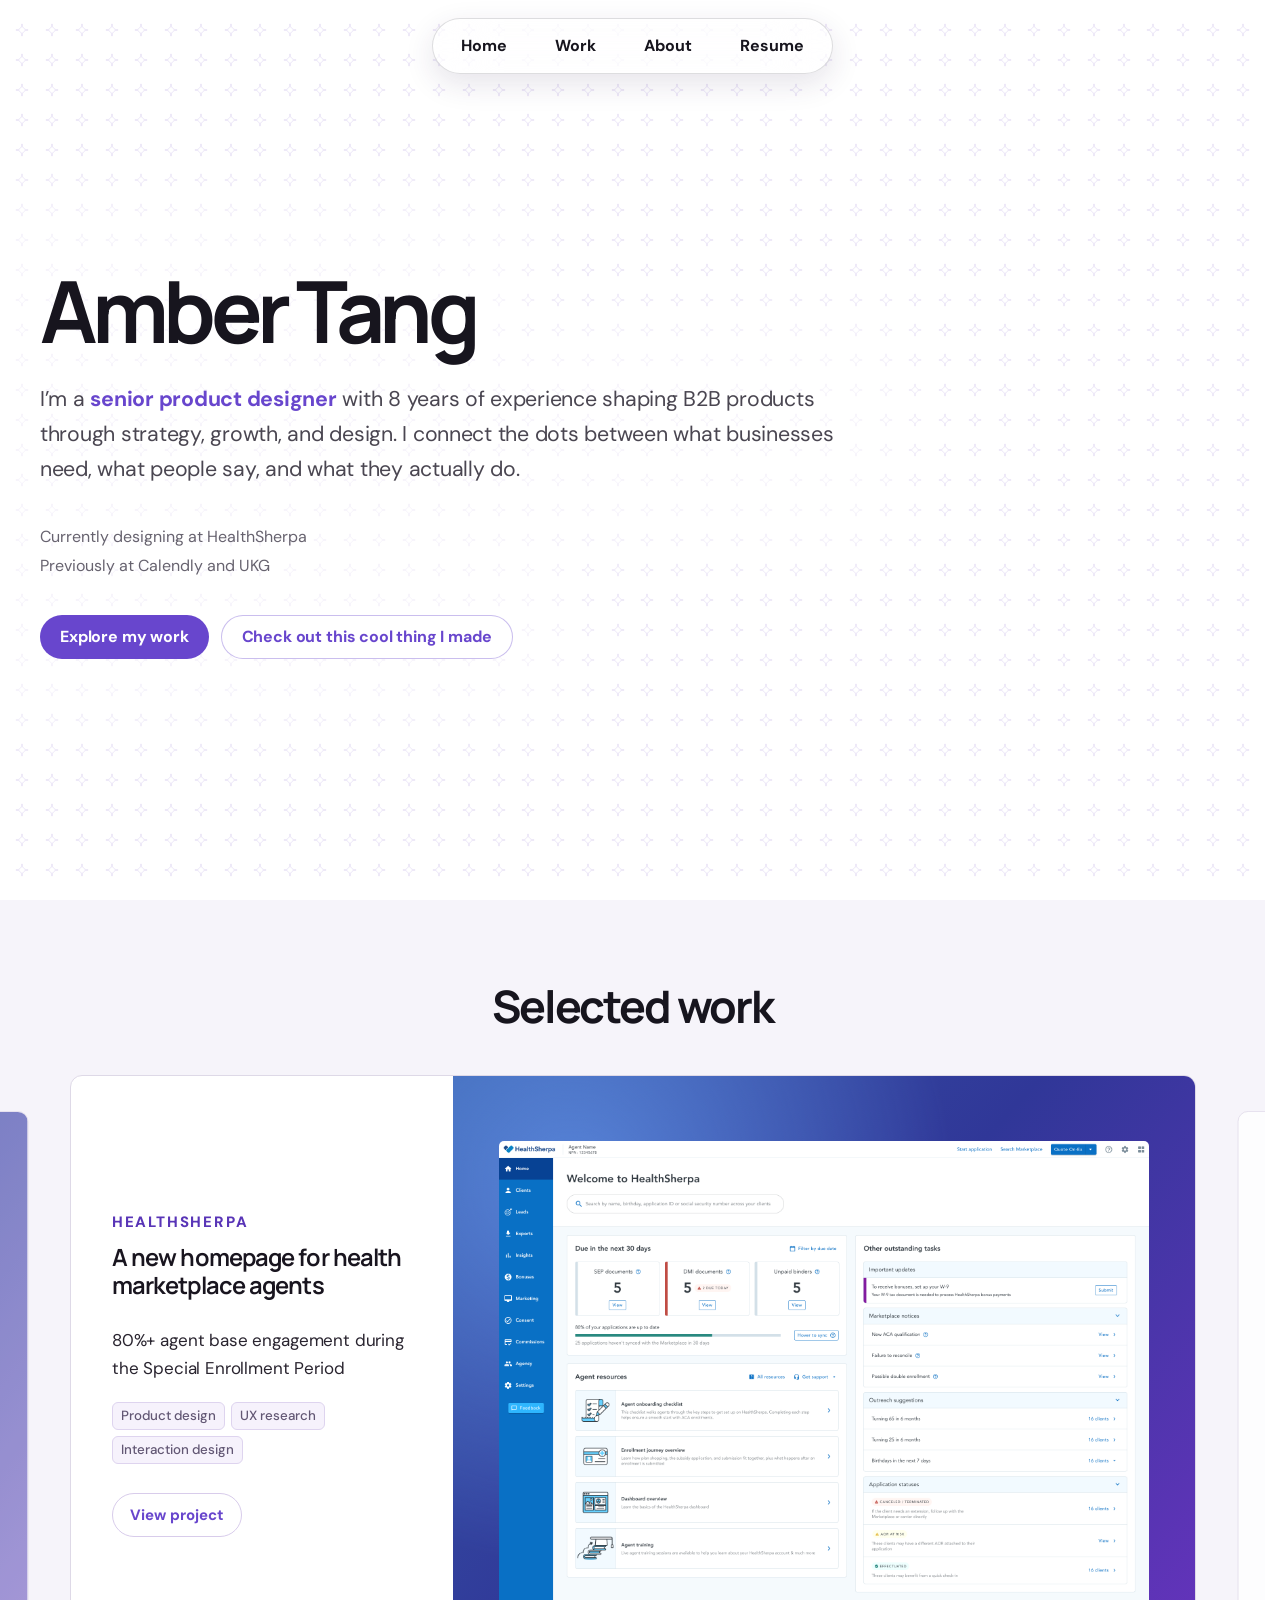
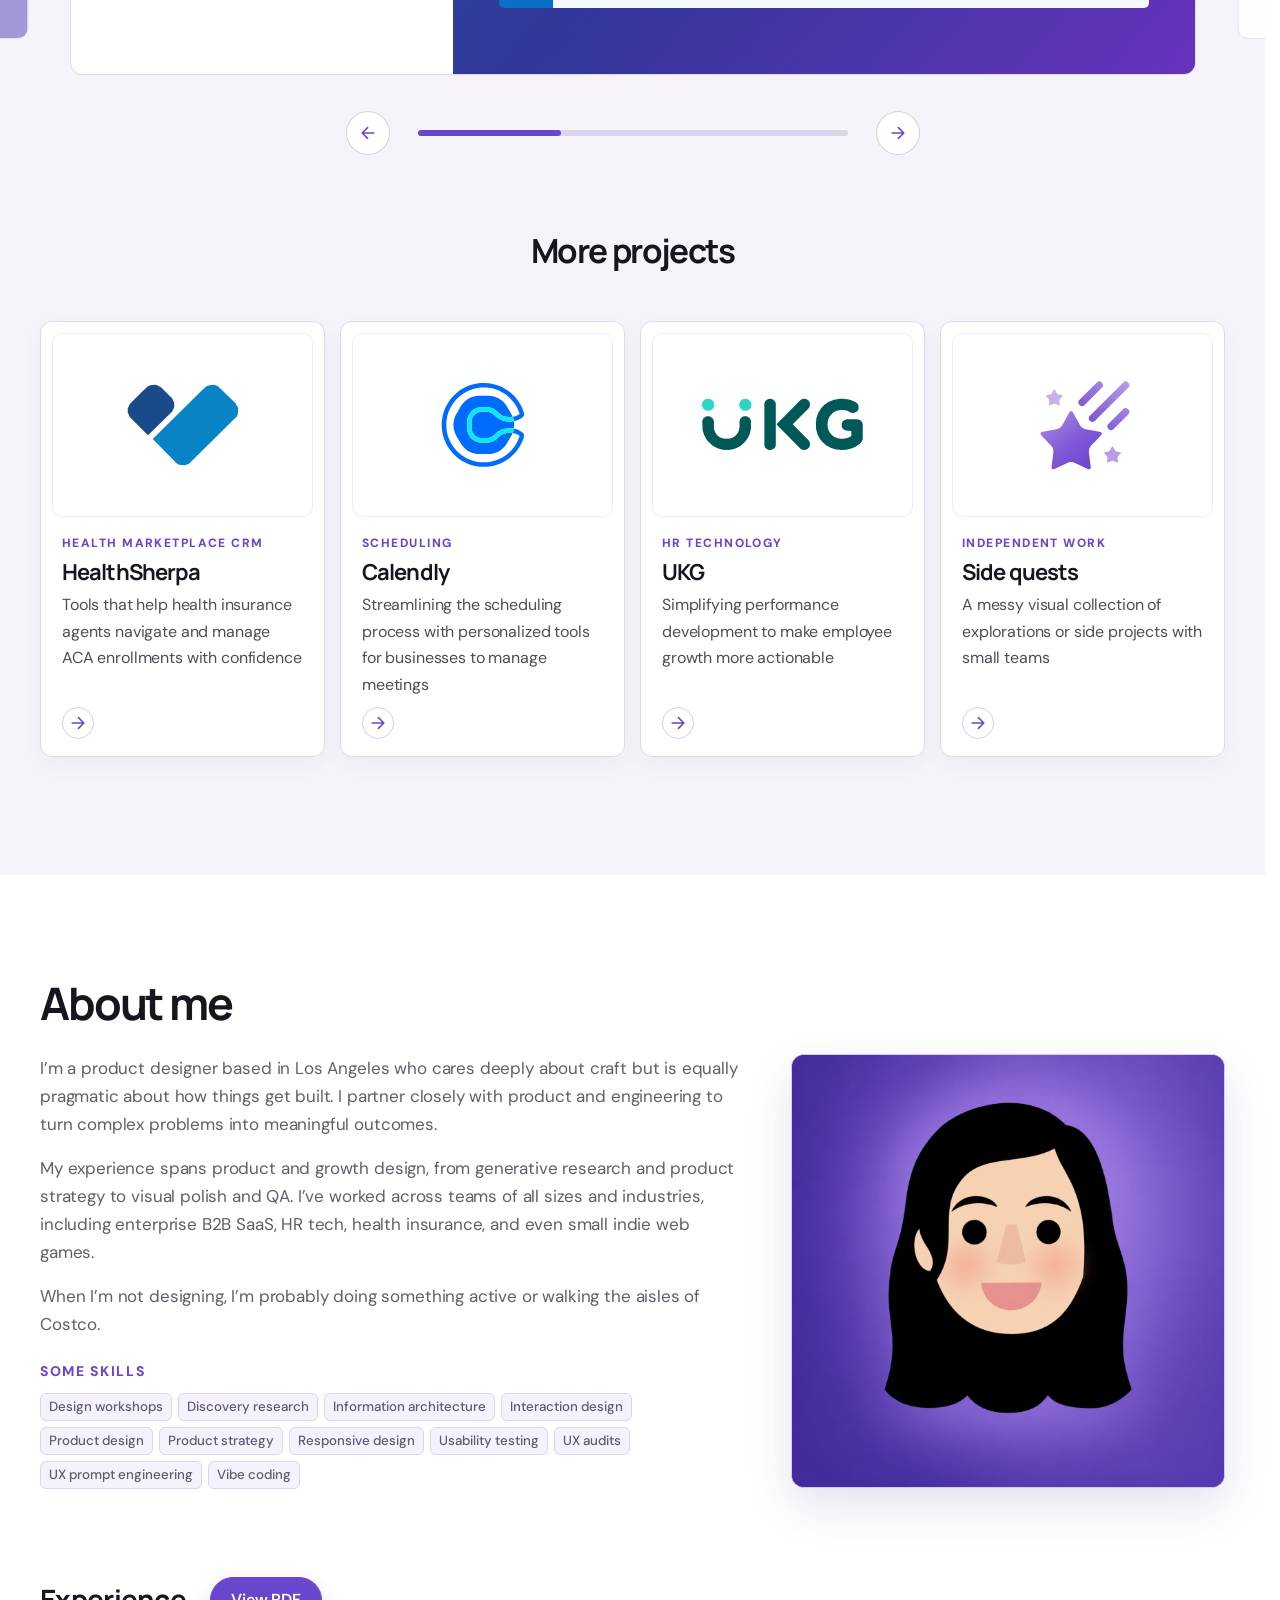
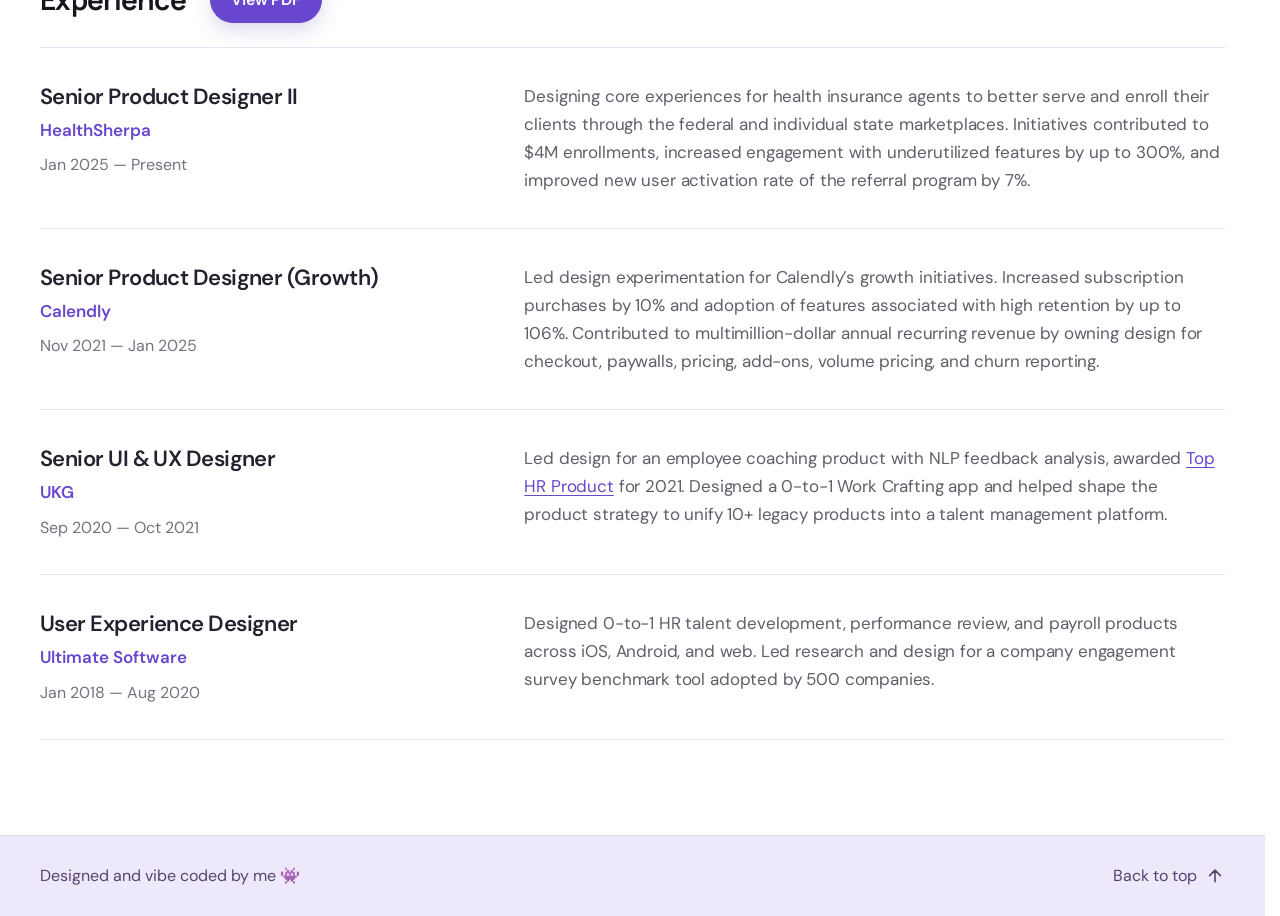
<file: index.html>
<!doctype html><html lang="en"><head><meta charset="UTF-8"><meta name="viewport" content="width=device-width, initial-scale=1"><meta name="theme-color" content="#f8f7fb"><link rel="icon" type="image/svg+xml" href="assets/favicon-sparkle.svg?v=2"><title>Amber Tang — Product Designer</title><meta name="description" content="Amber Tang is a senior product designer creating thoughtful experiences for complex B2B products."><link rel="preconnect" href="https://fonts.googleapis.com"><link rel="preconnect" href="https://fonts.gstatic.com" crossorigin><link href="https://fonts.googleapis.com/css2?family=DM+Sans:wght@400;500;600;700&family=Manrope:wght@400;500;600;700;800&display=swap" rel="stylesheet"><link rel="stylesheet" href="style.css?v=flat-header-buttons"><script src="analytics.js?v=mobile-cafe" defer></script></head><body><div id="app"></div><script src="app.js?v=interactive-link" defer></script></body></html>
</file>
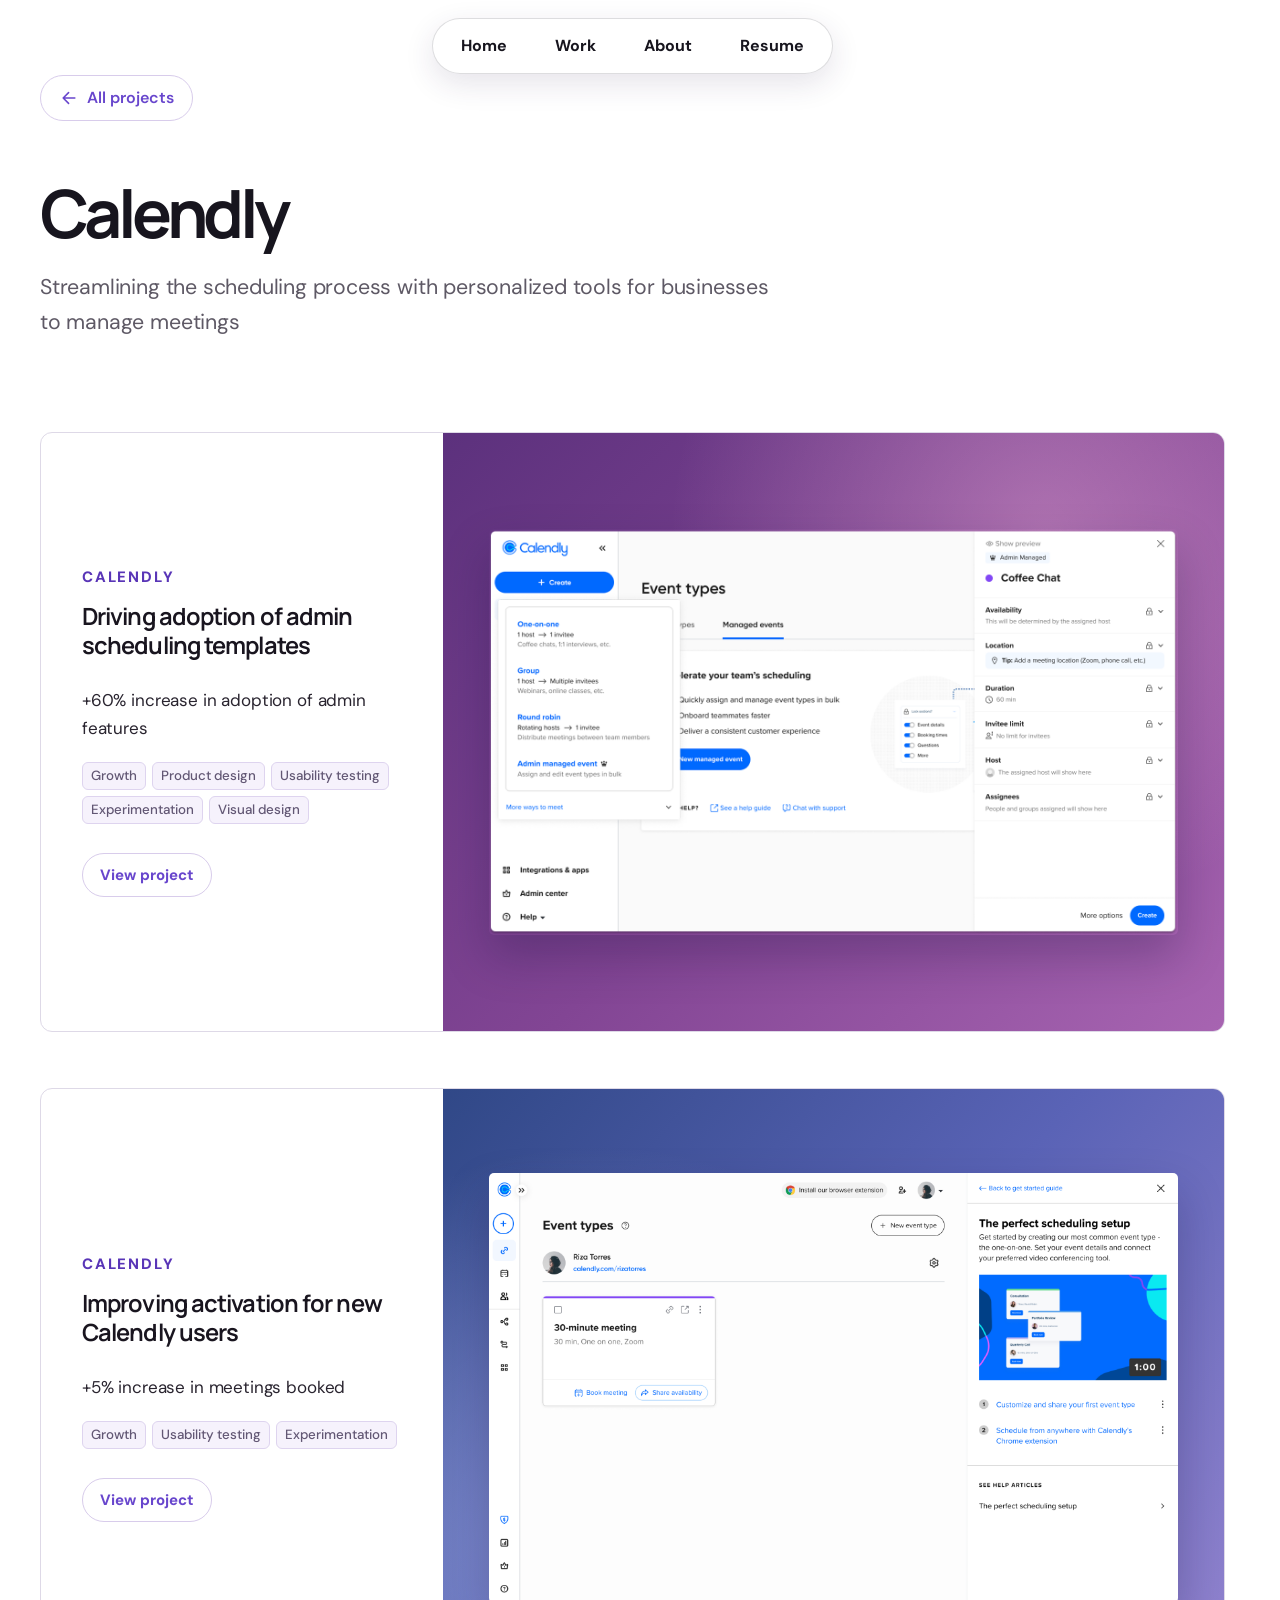
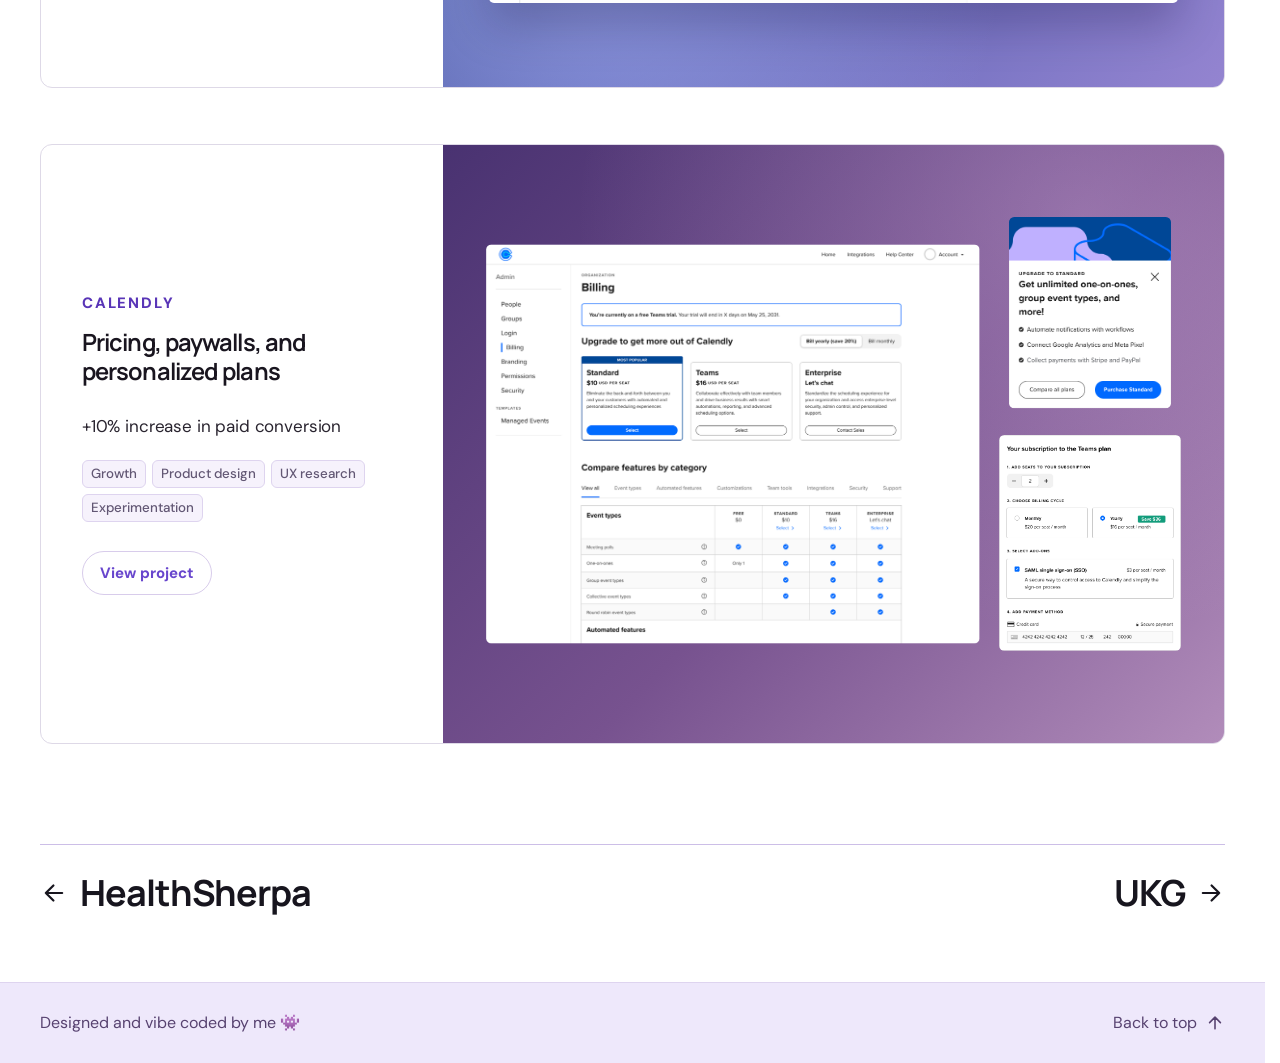
<file: work/calendly/index.html>
<!doctype html><html lang="en"><head><meta charset="UTF-8"><meta name="viewport" content="width=device-width, initial-scale=1"><meta name="theme-color" content="#f8f7fb"><link rel="icon" type="image/svg+xml" href="../../assets/favicon-sparkle.svg?v=2"><title>Amber Tang — Product Designer</title><meta name="description" content="Amber Tang is a senior product designer creating thoughtful experiences for complex B2B products."><link rel="preconnect" href="https://fonts.googleapis.com"><link rel="preconnect" href="https://fonts.gstatic.com" crossorigin><link href="https://fonts.googleapis.com/css2?family=DM+Sans:wght@400;500;600;700&family=Manrope:wght@400;500;600;700;800&display=swap" rel="stylesheet"><link rel="stylesheet" href="../../style.css?v=flat-header-buttons"><script src="../../analytics.js?v=mobile-cafe" defer></script></head><body><div id="app"></div><script src="../../app.js?v=interactive-link" defer></script></body></html>
</file>
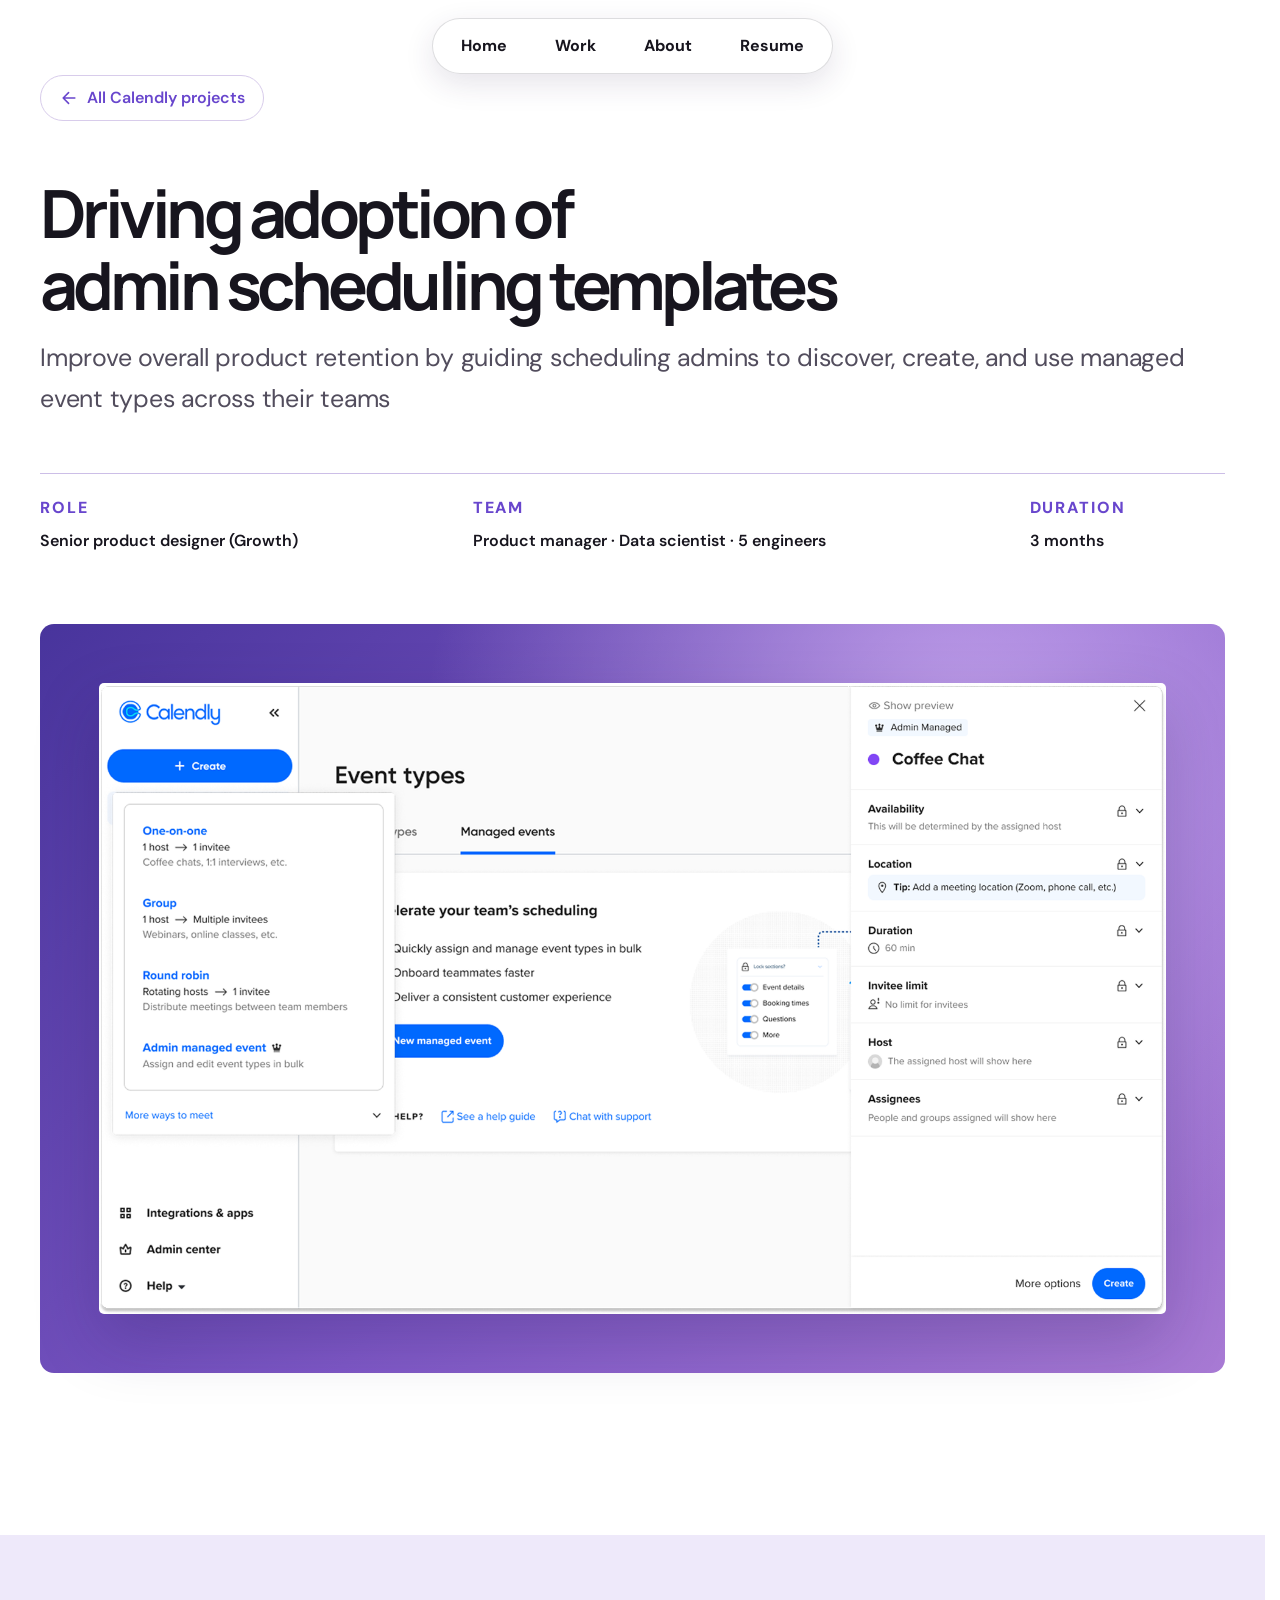
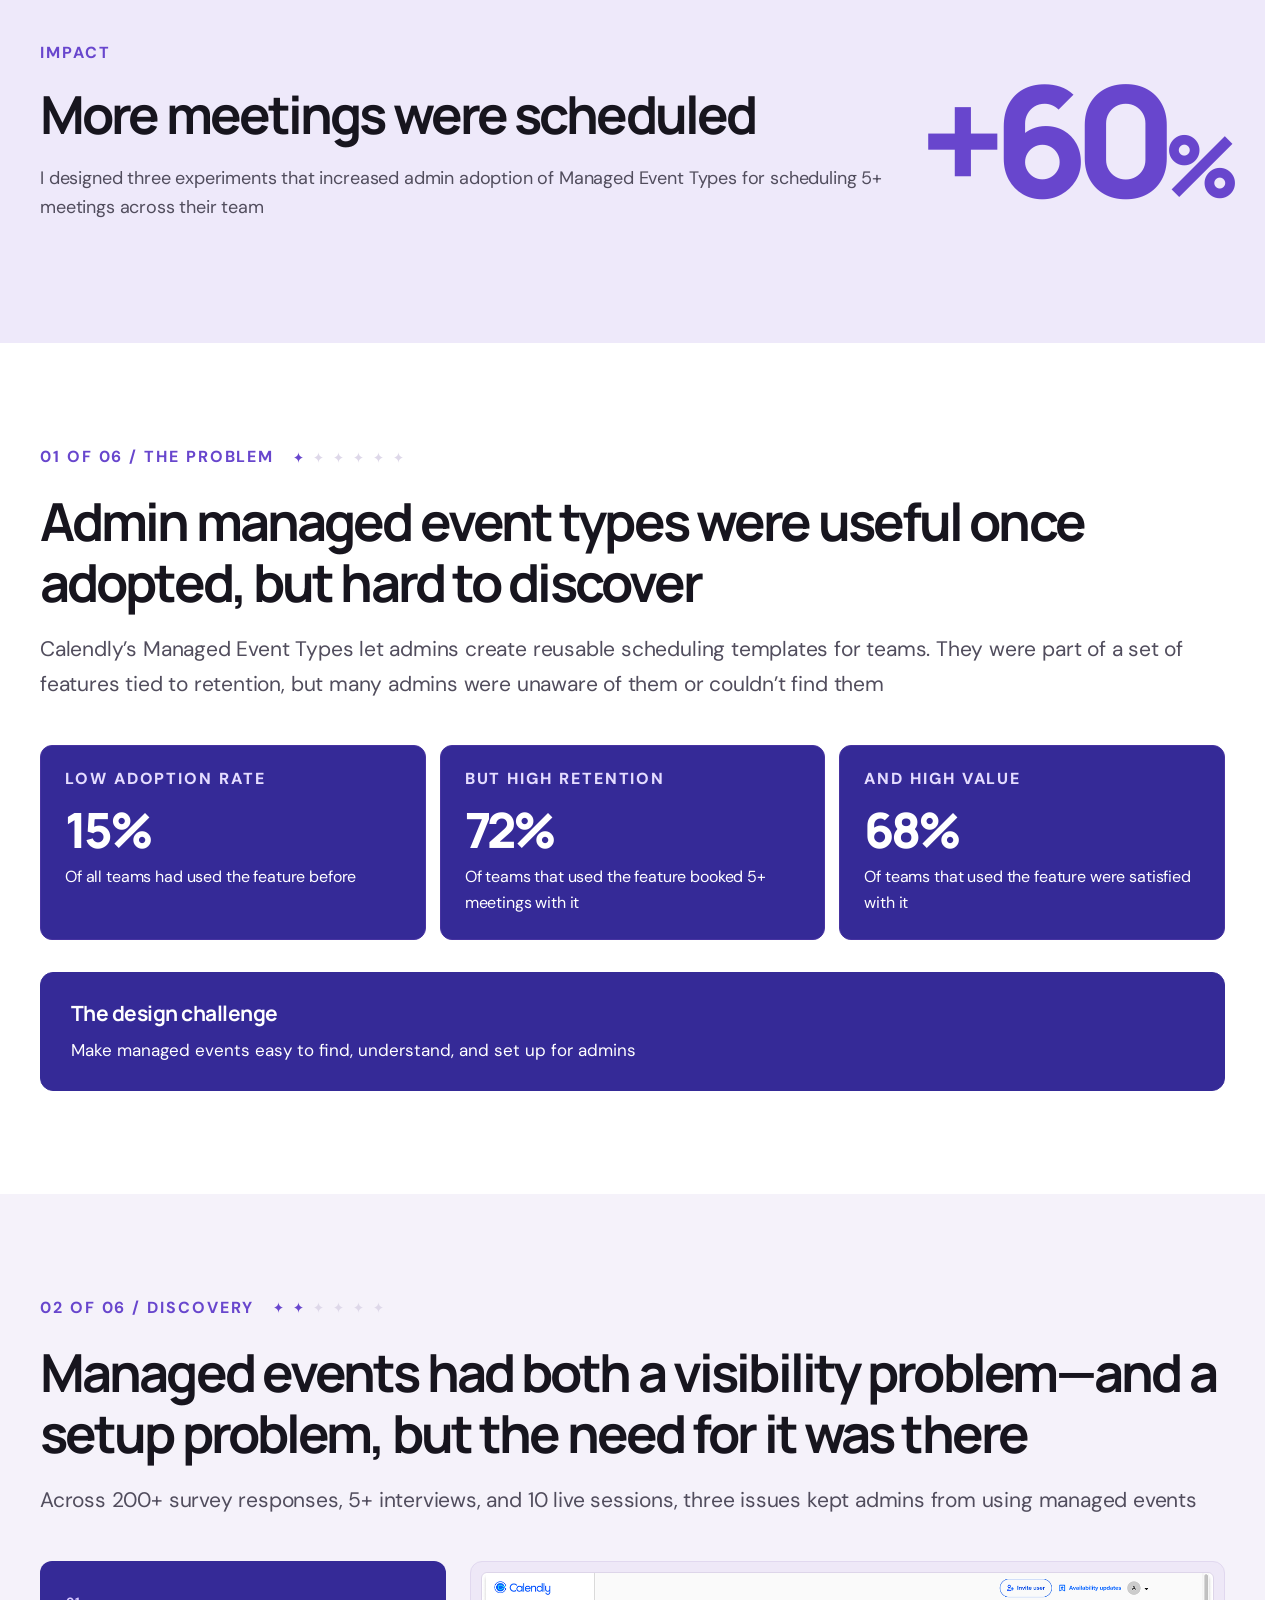
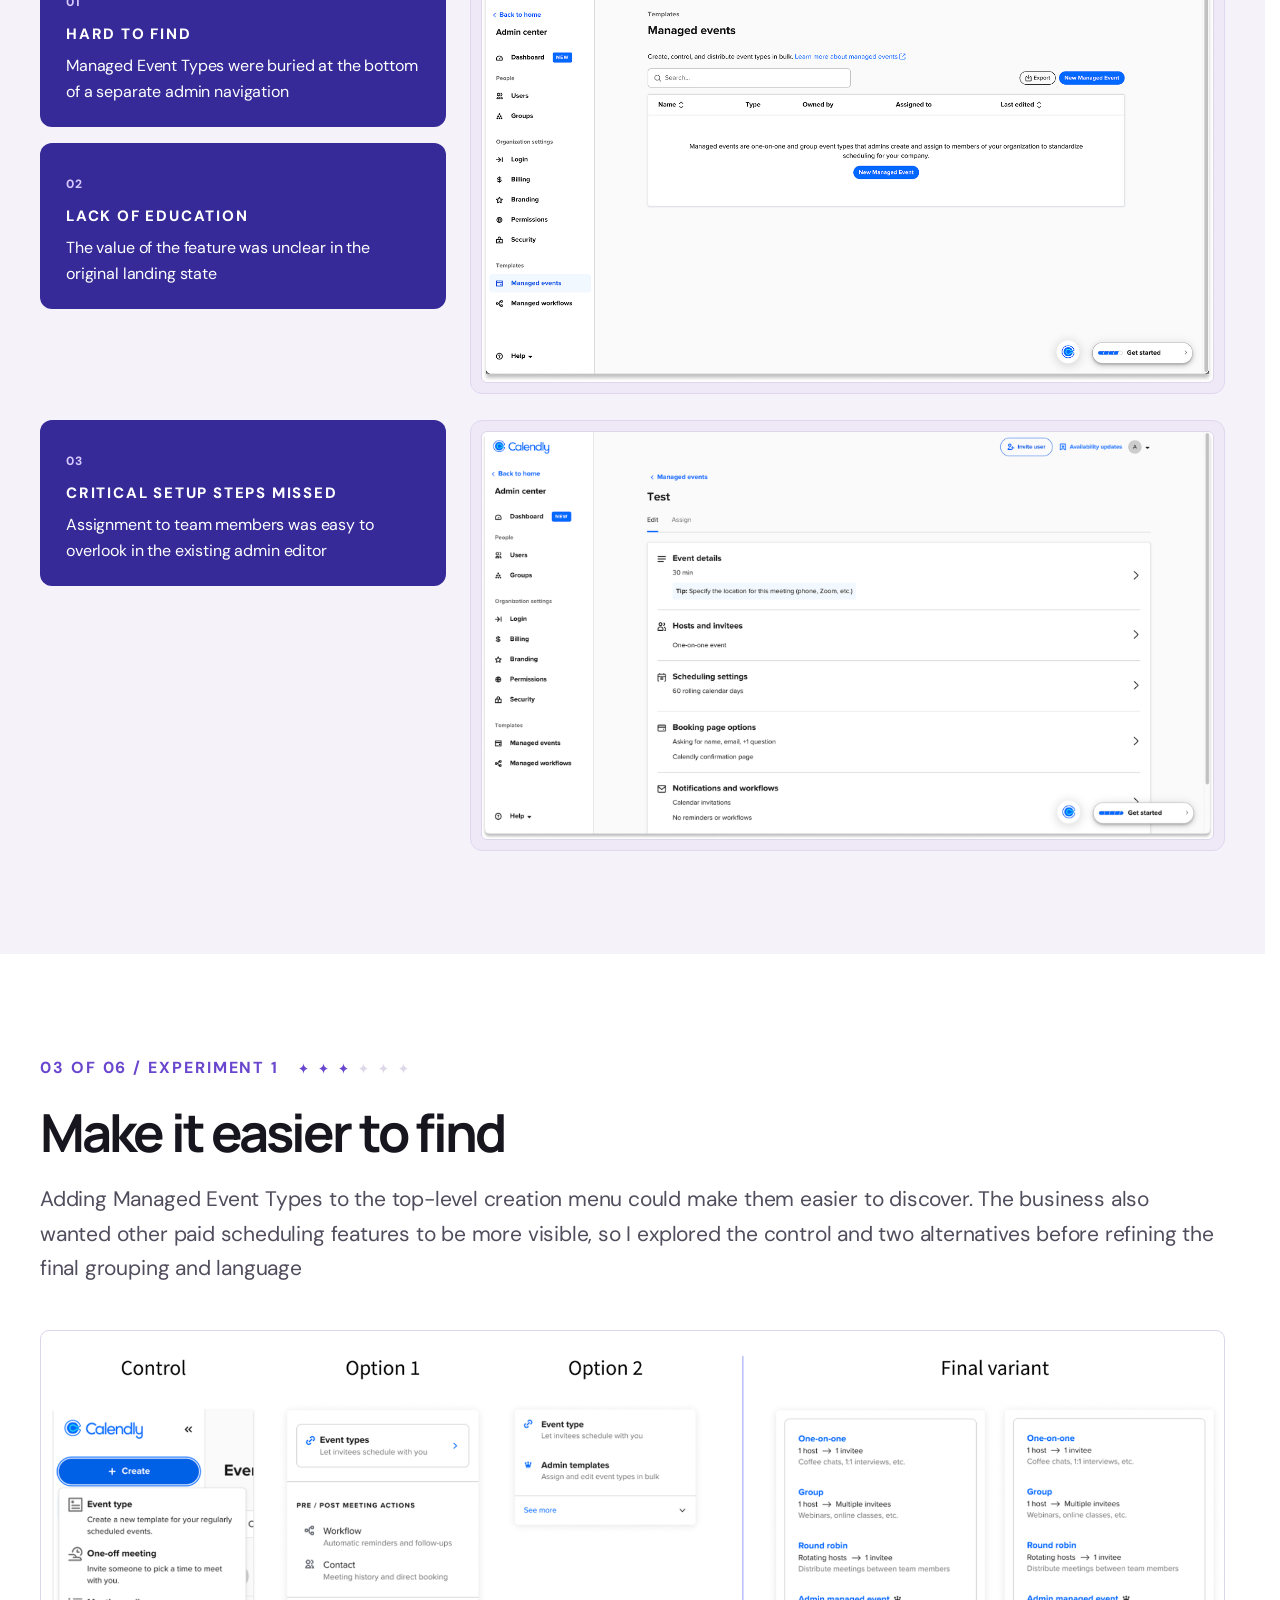
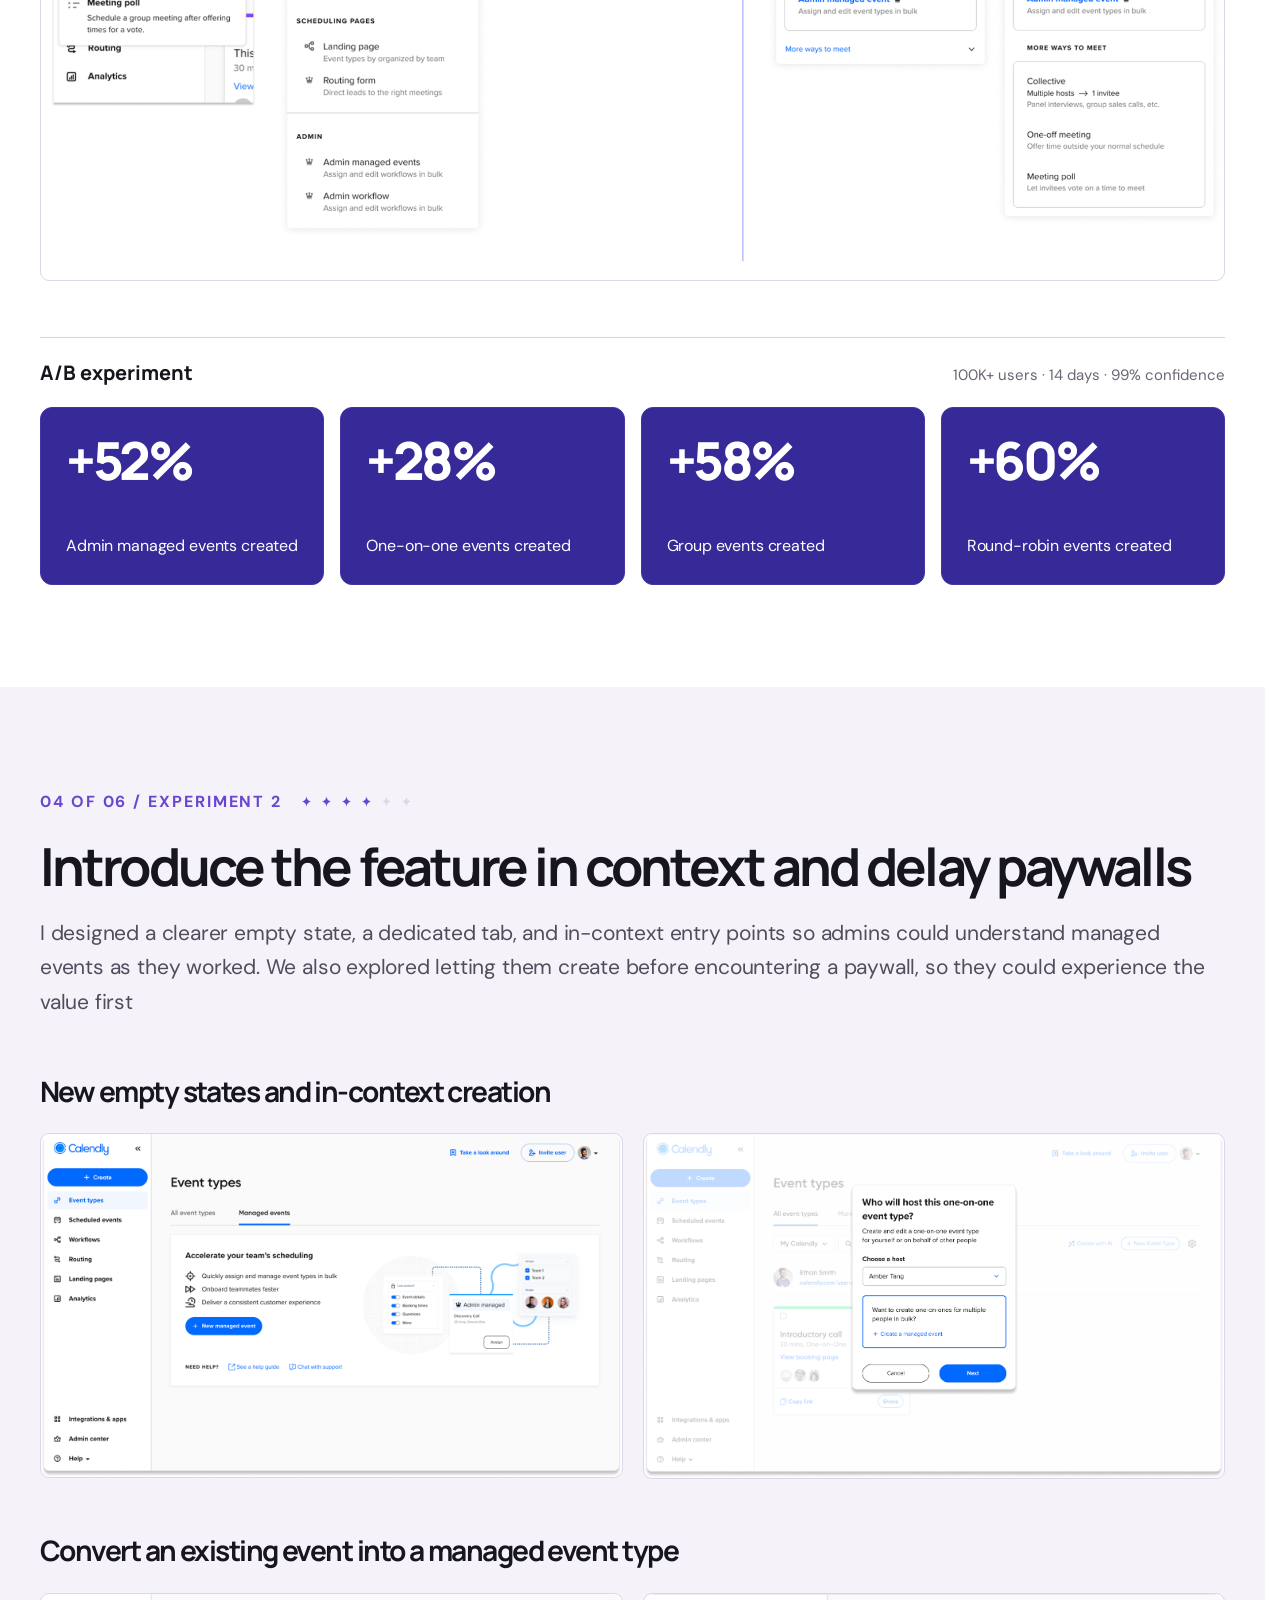
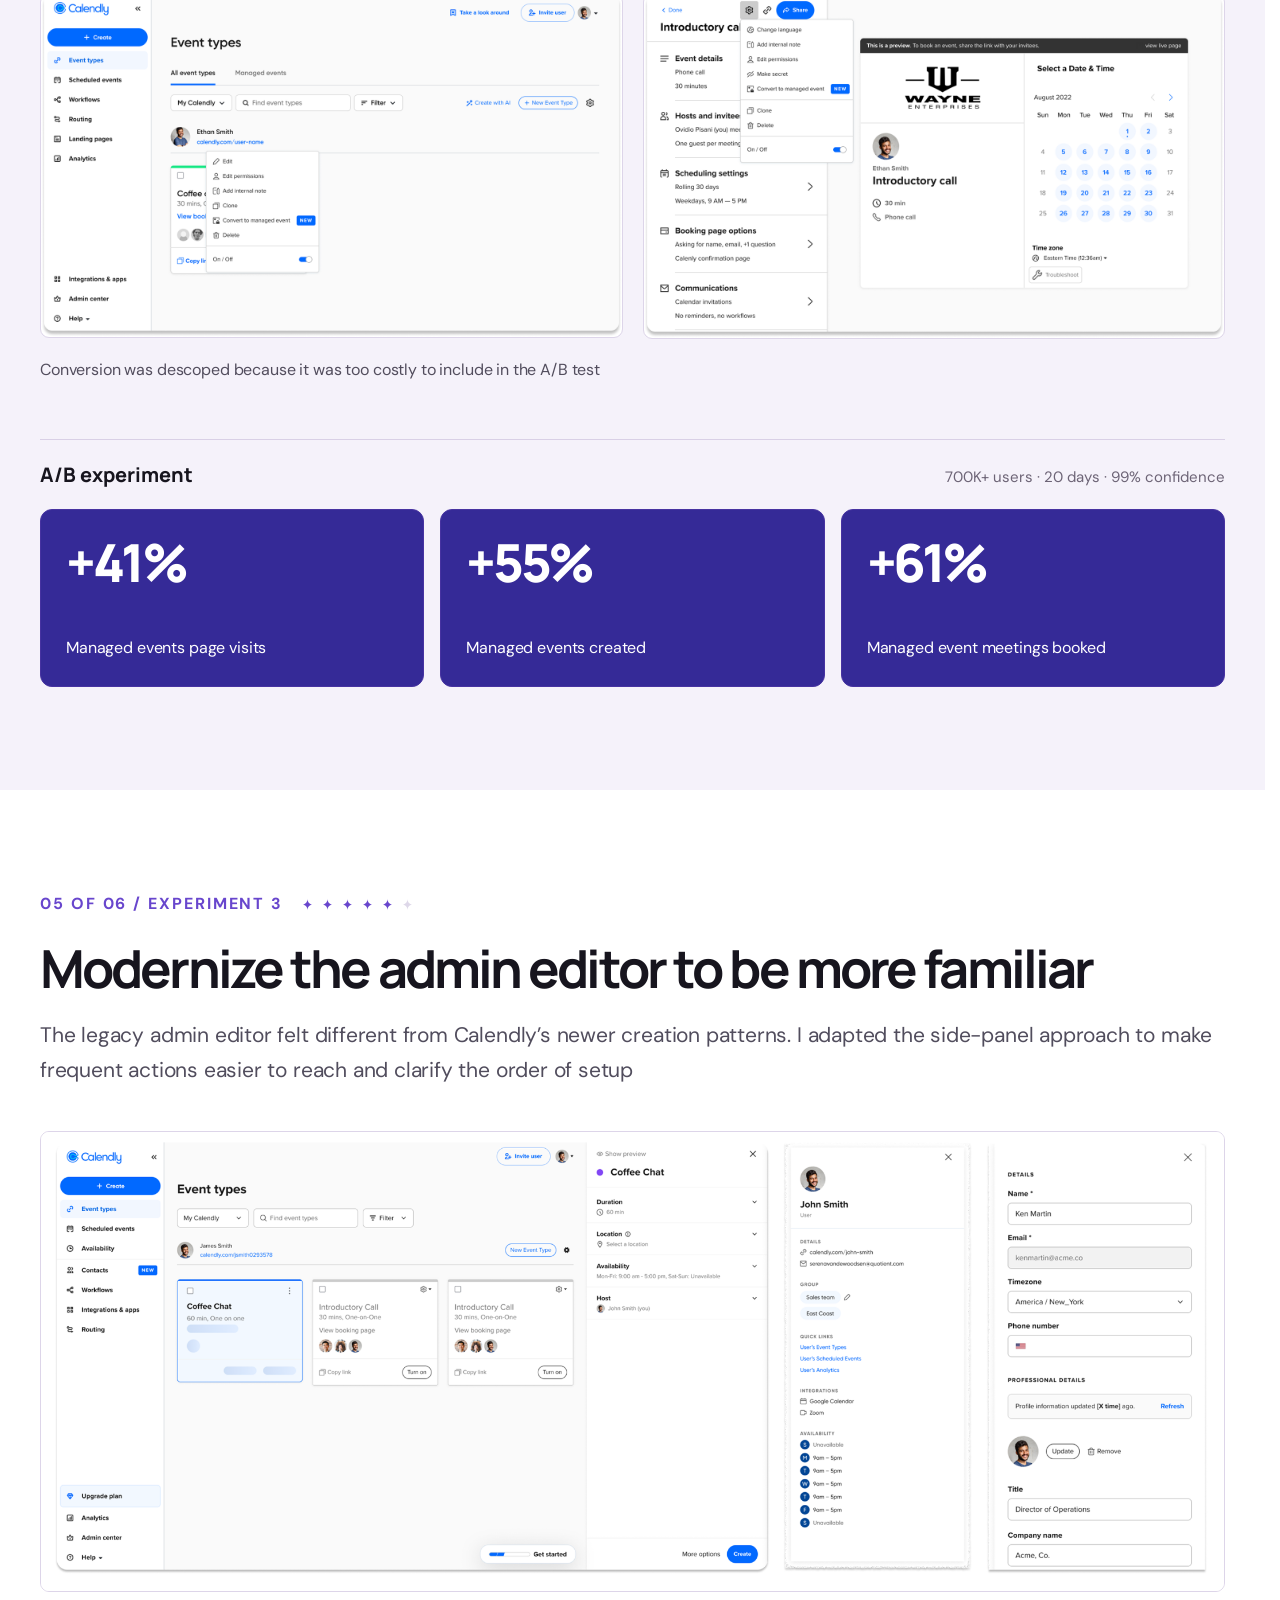
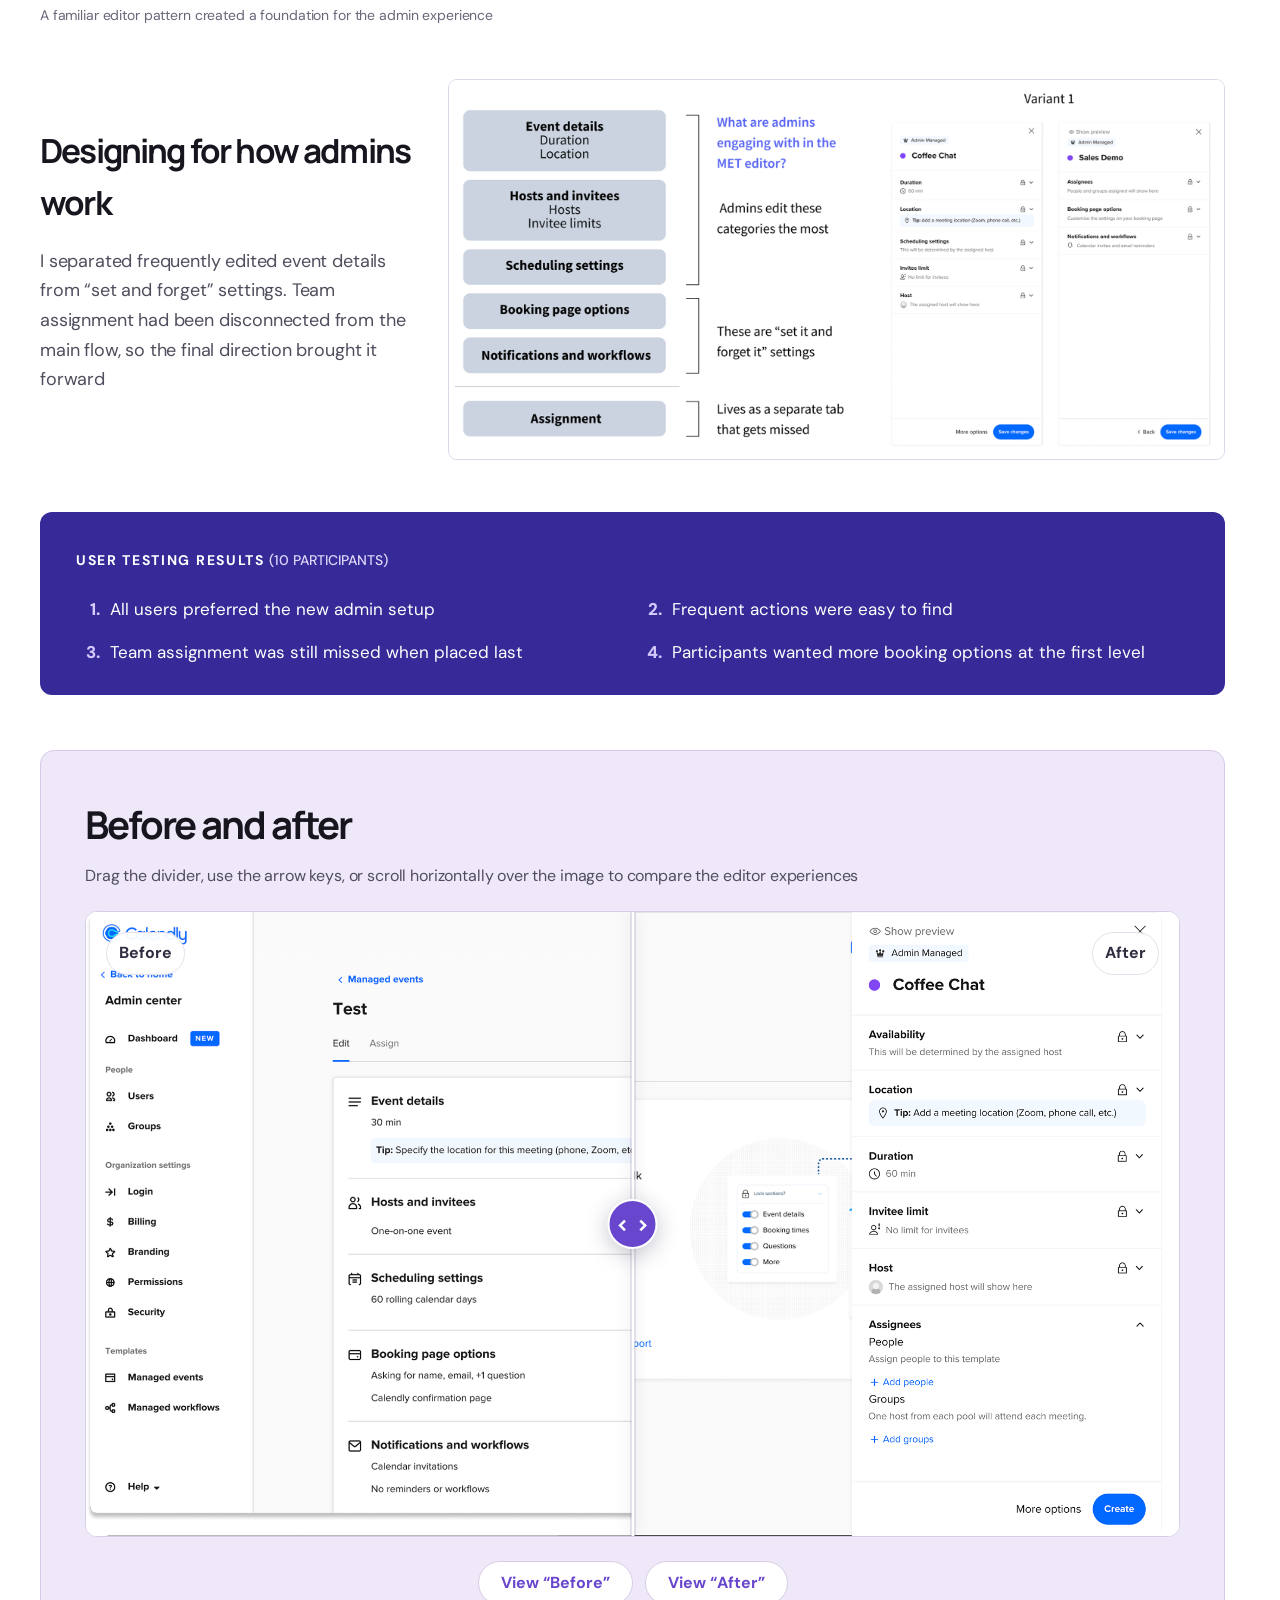
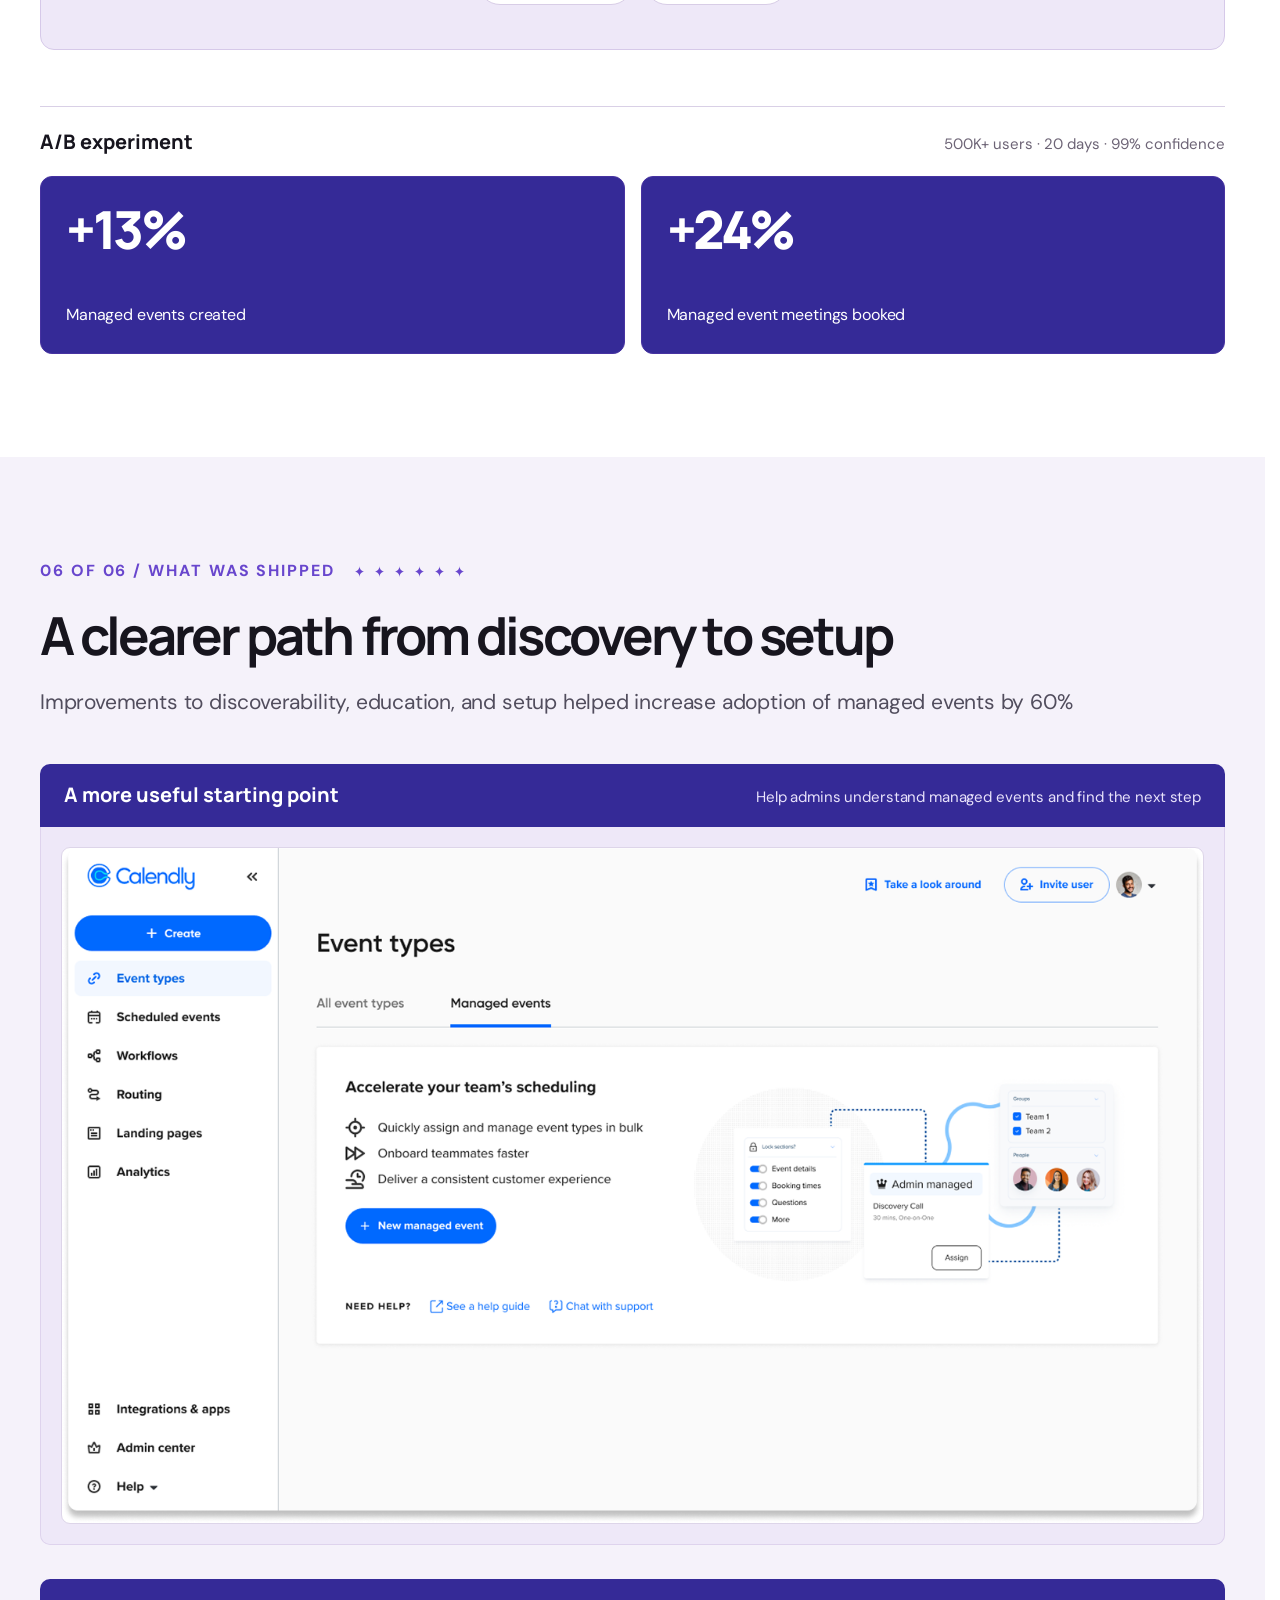
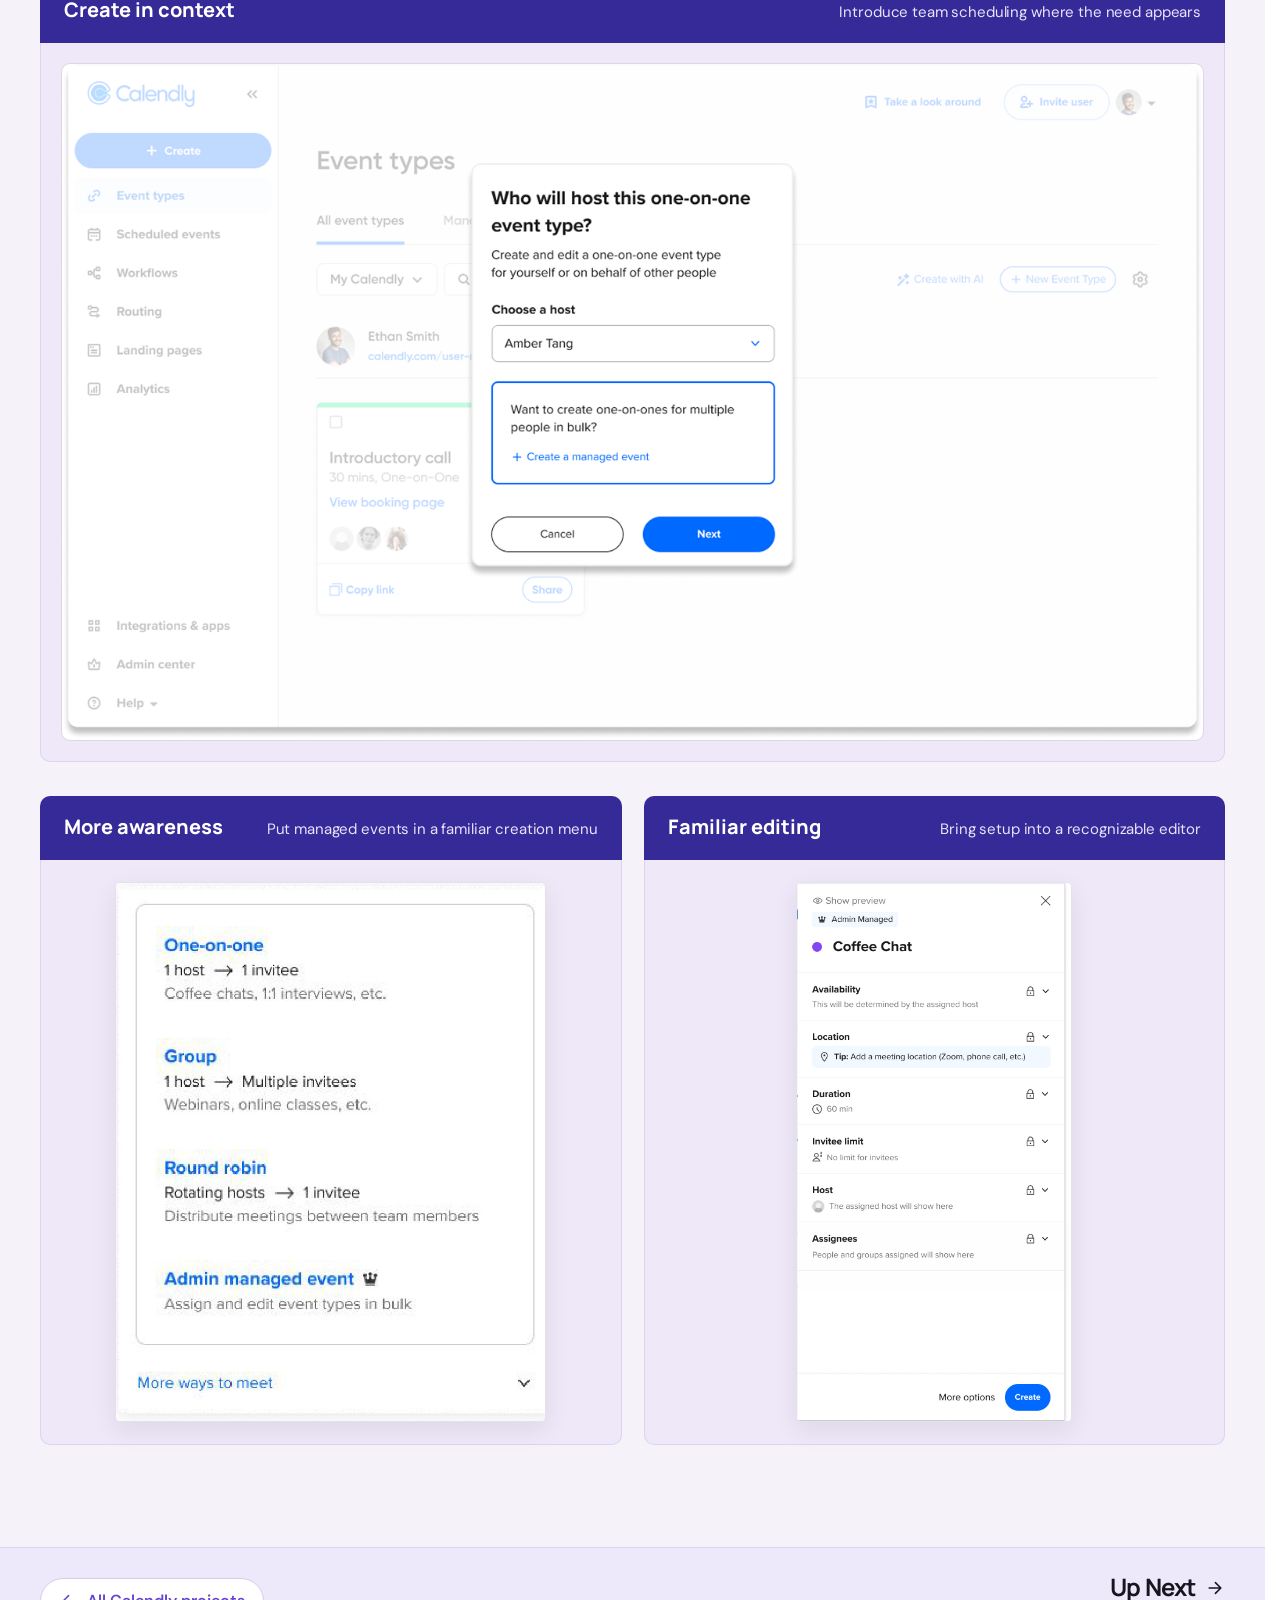
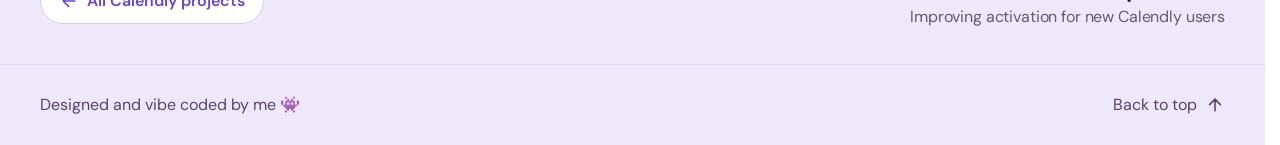
<file: work/calendly/1/index.html>
<!doctype html><html lang="en"><head><meta charset="UTF-8"><meta name="viewport" content="width=device-width, initial-scale=1"><meta name="theme-color" content="#f8f7fb"><link rel="icon" type="image/svg+xml" href="../../../assets/favicon-sparkle.svg?v=2"><title>Amber Tang — Product Designer</title><meta name="description" content="Amber Tang is a senior product designer creating thoughtful experiences for complex B2B products."><link rel="preconnect" href="https://fonts.googleapis.com"><link rel="preconnect" href="https://fonts.gstatic.com" crossorigin><link href="https://fonts.googleapis.com/css2?family=DM+Sans:wght@400;500;600;700&family=Manrope:wght@400;500;600;700;800&display=swap" rel="stylesheet"><link rel="stylesheet" href="../../../style.css?v=flat-header-buttons"><script src="../../../analytics.js?v=mobile-cafe" defer></script></head><body><div id="app"></div><script src="../../../app.js?v=interactive-link" defer></script></body></html>
</file>
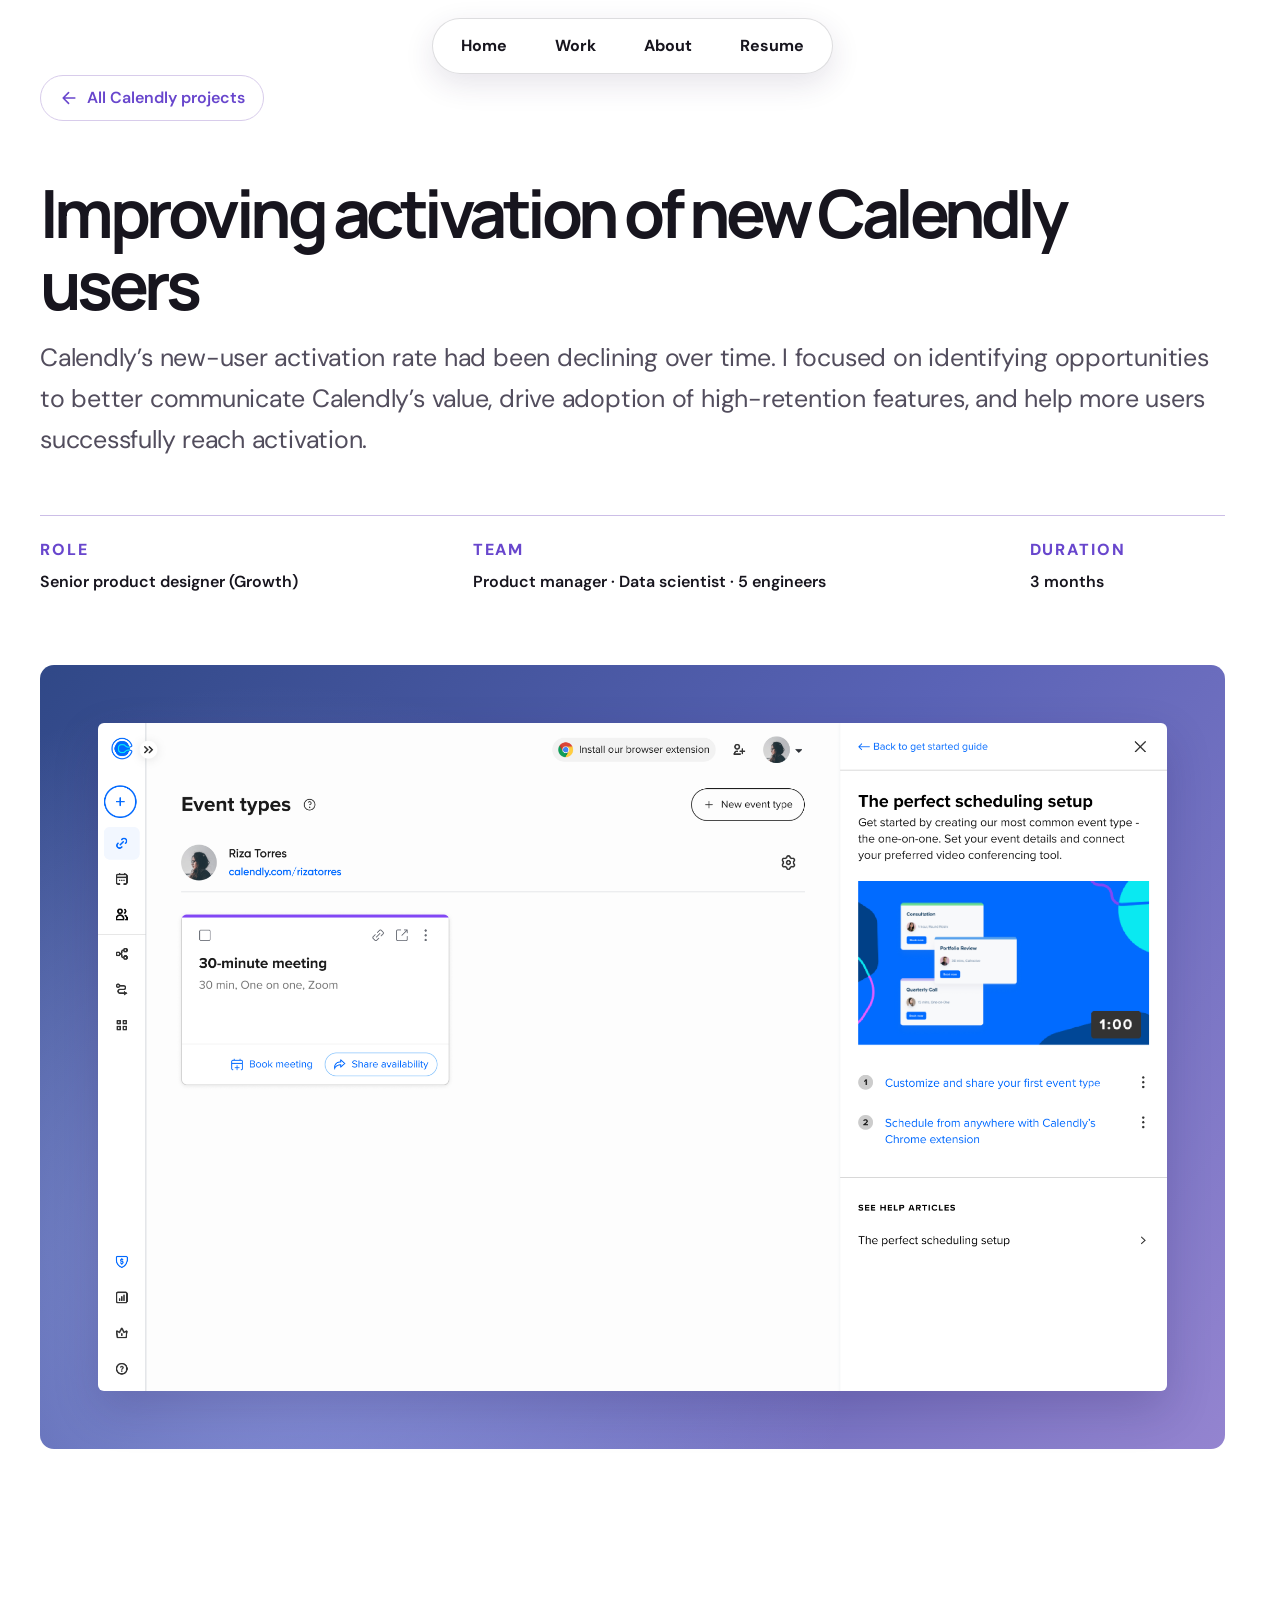
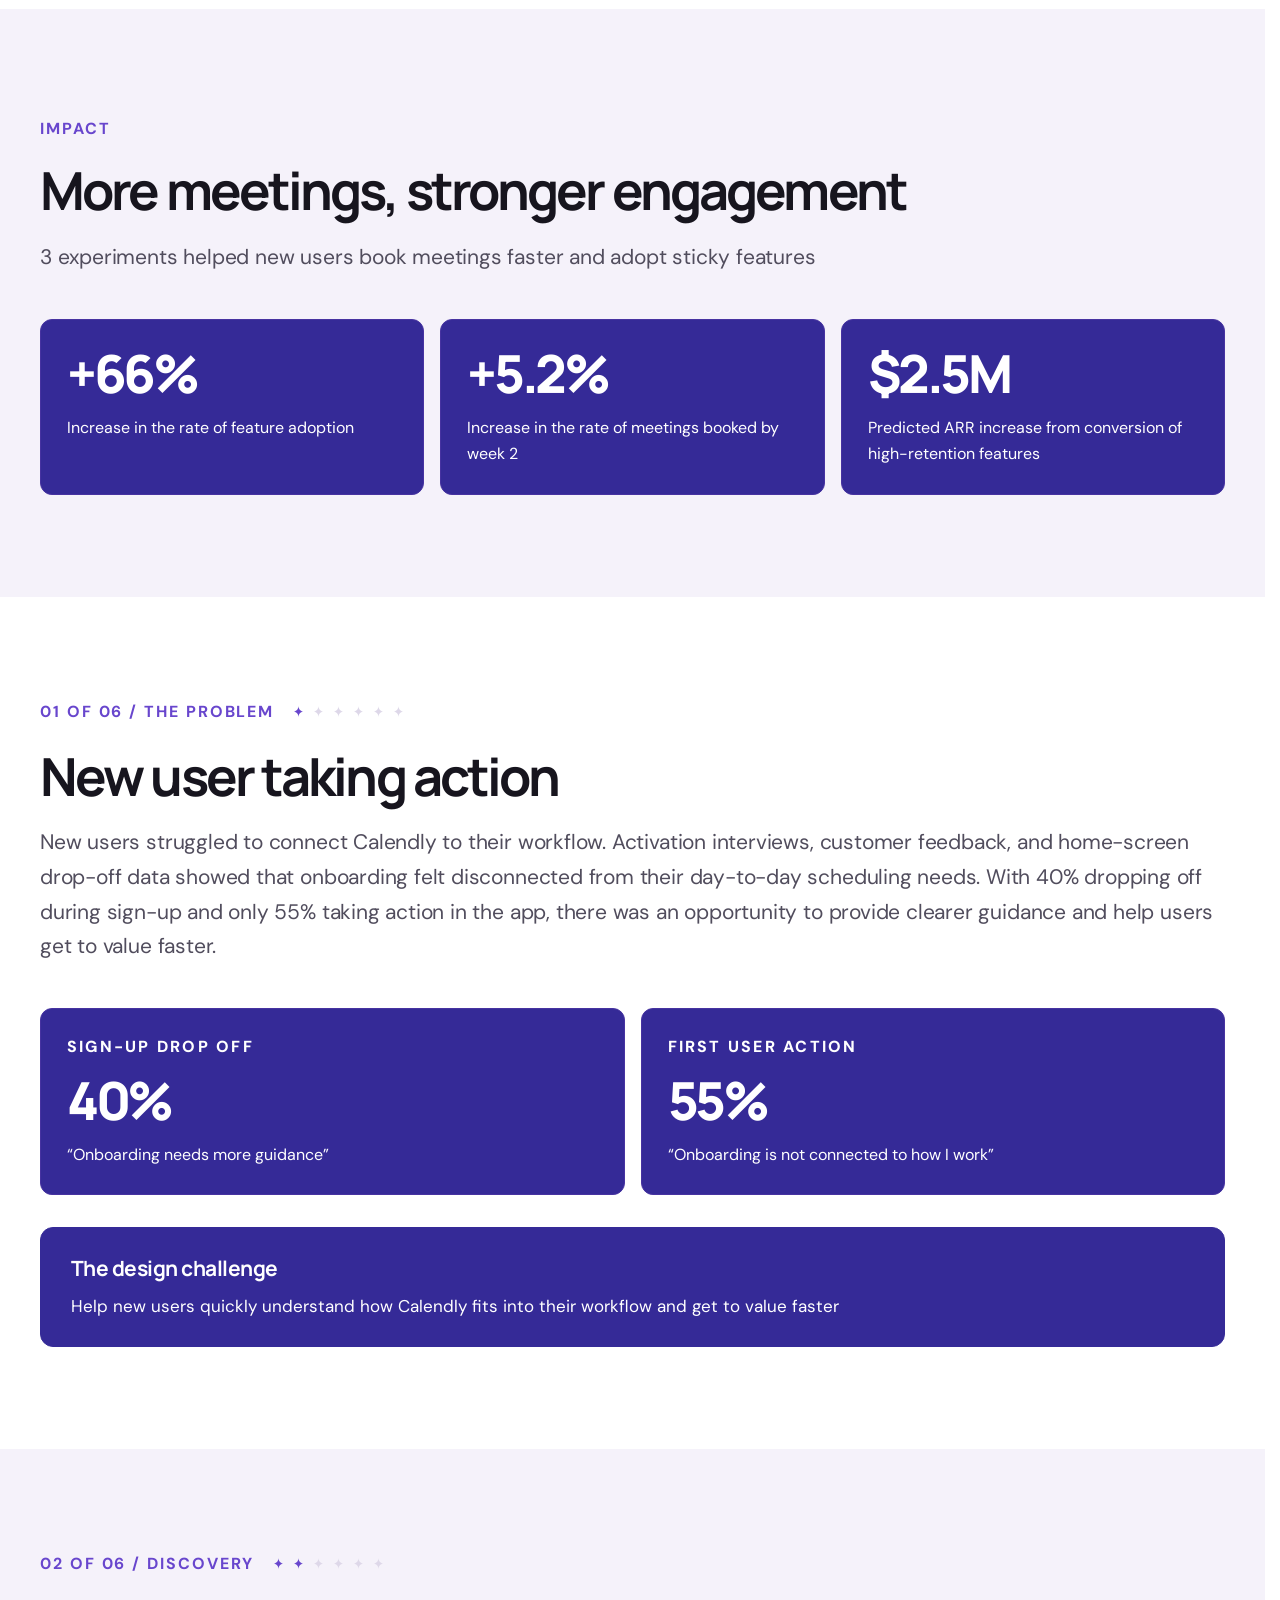
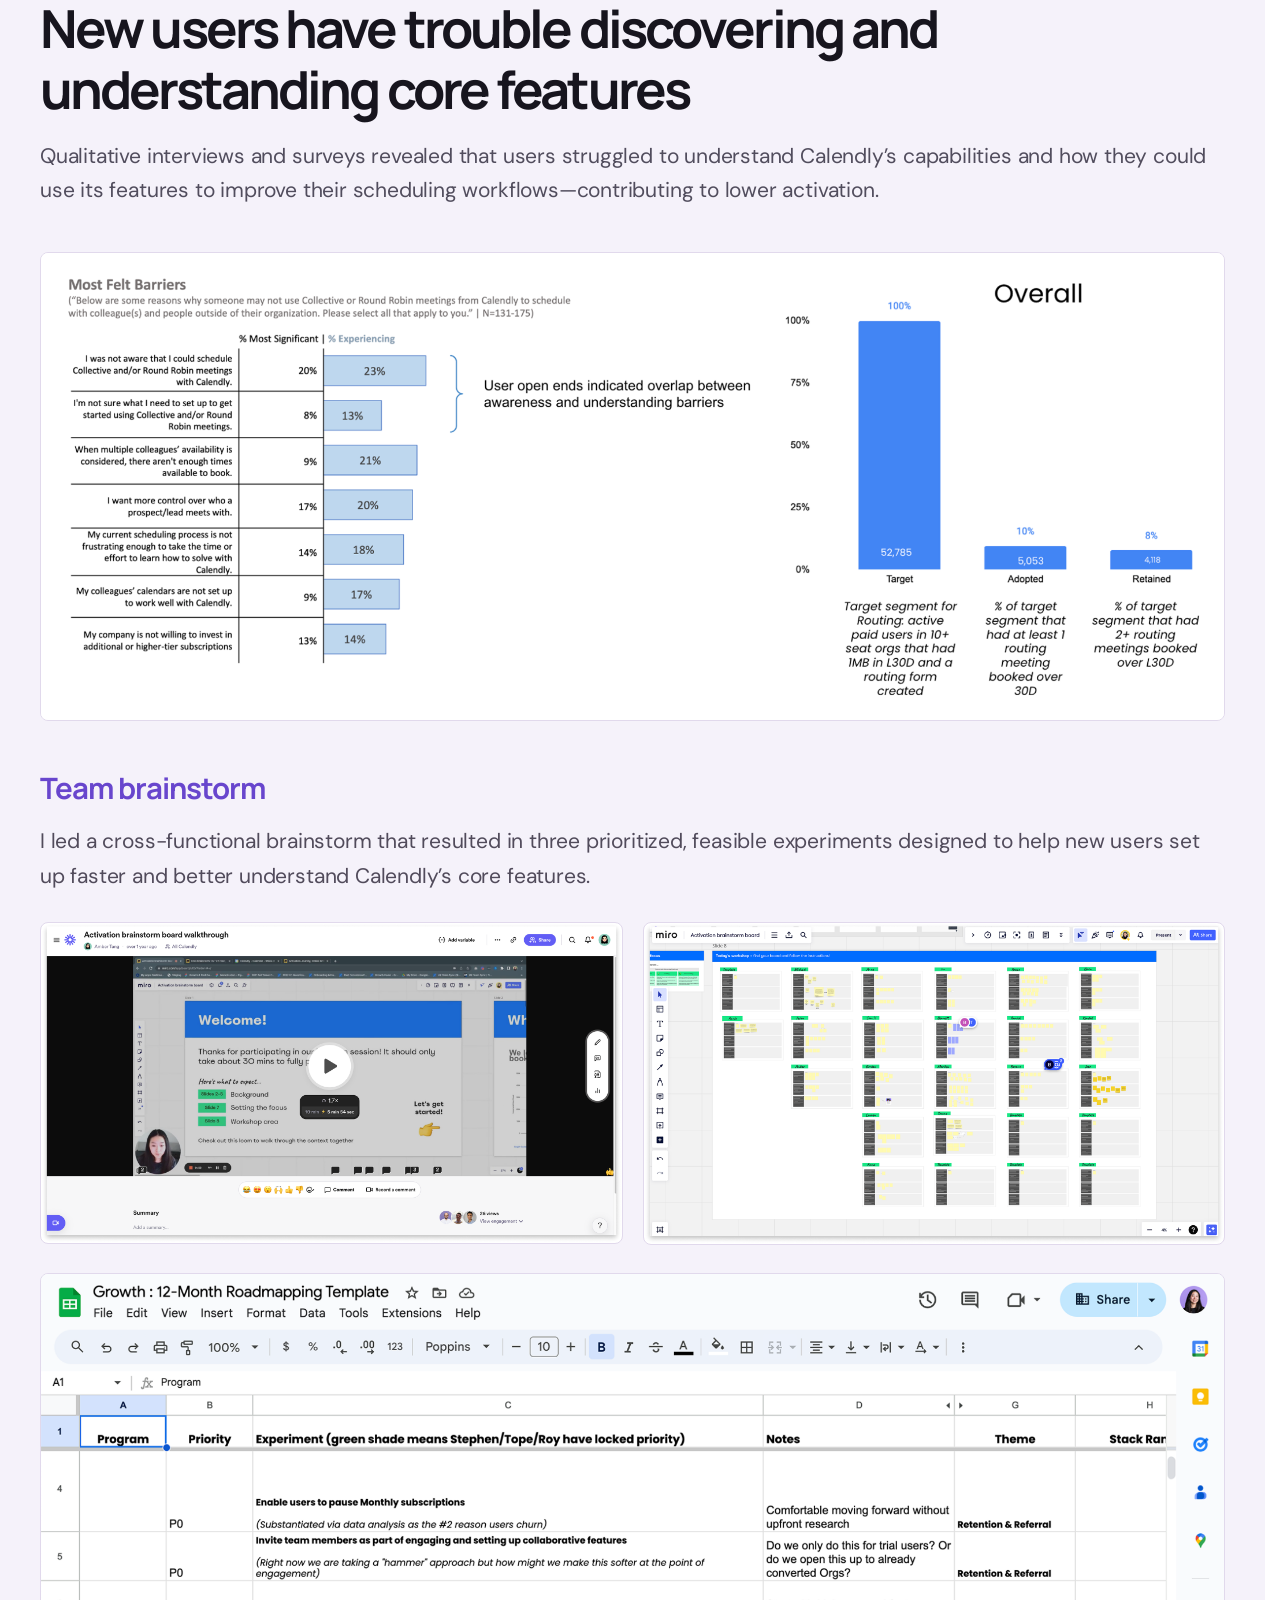
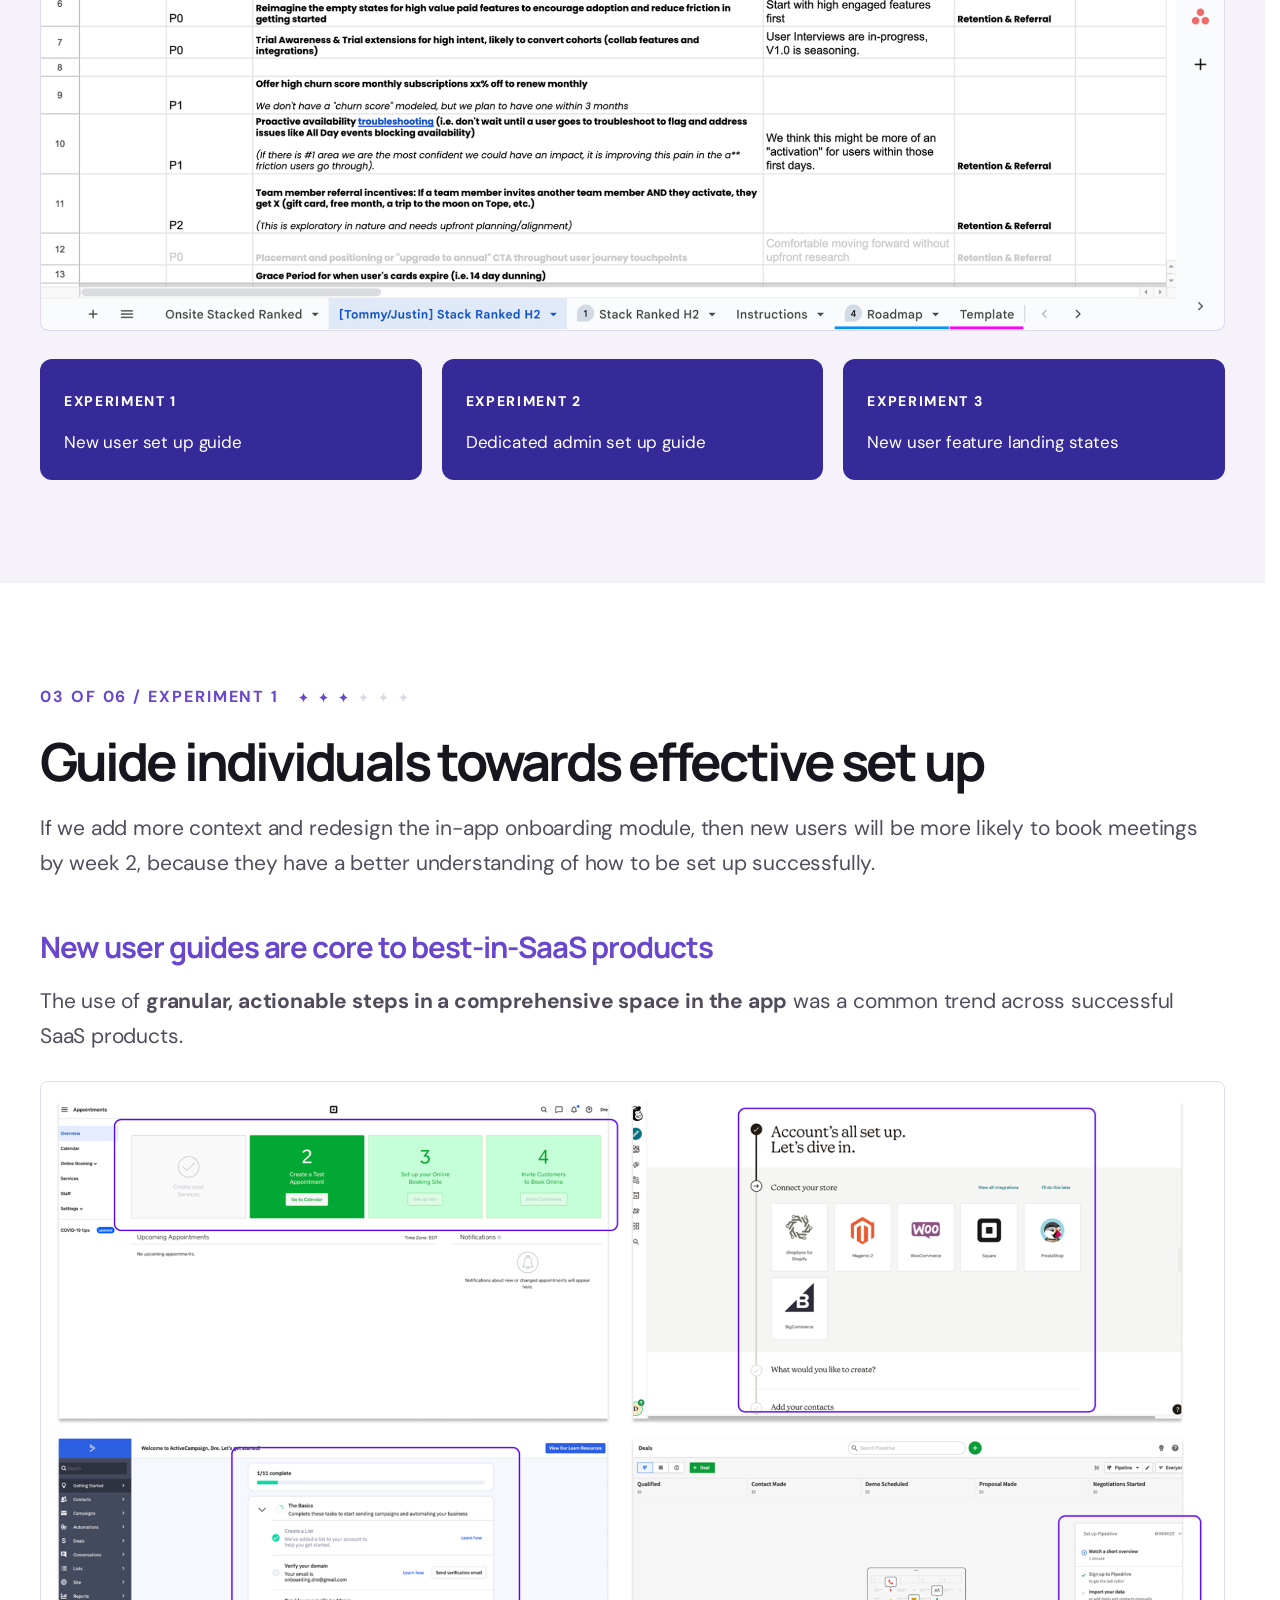
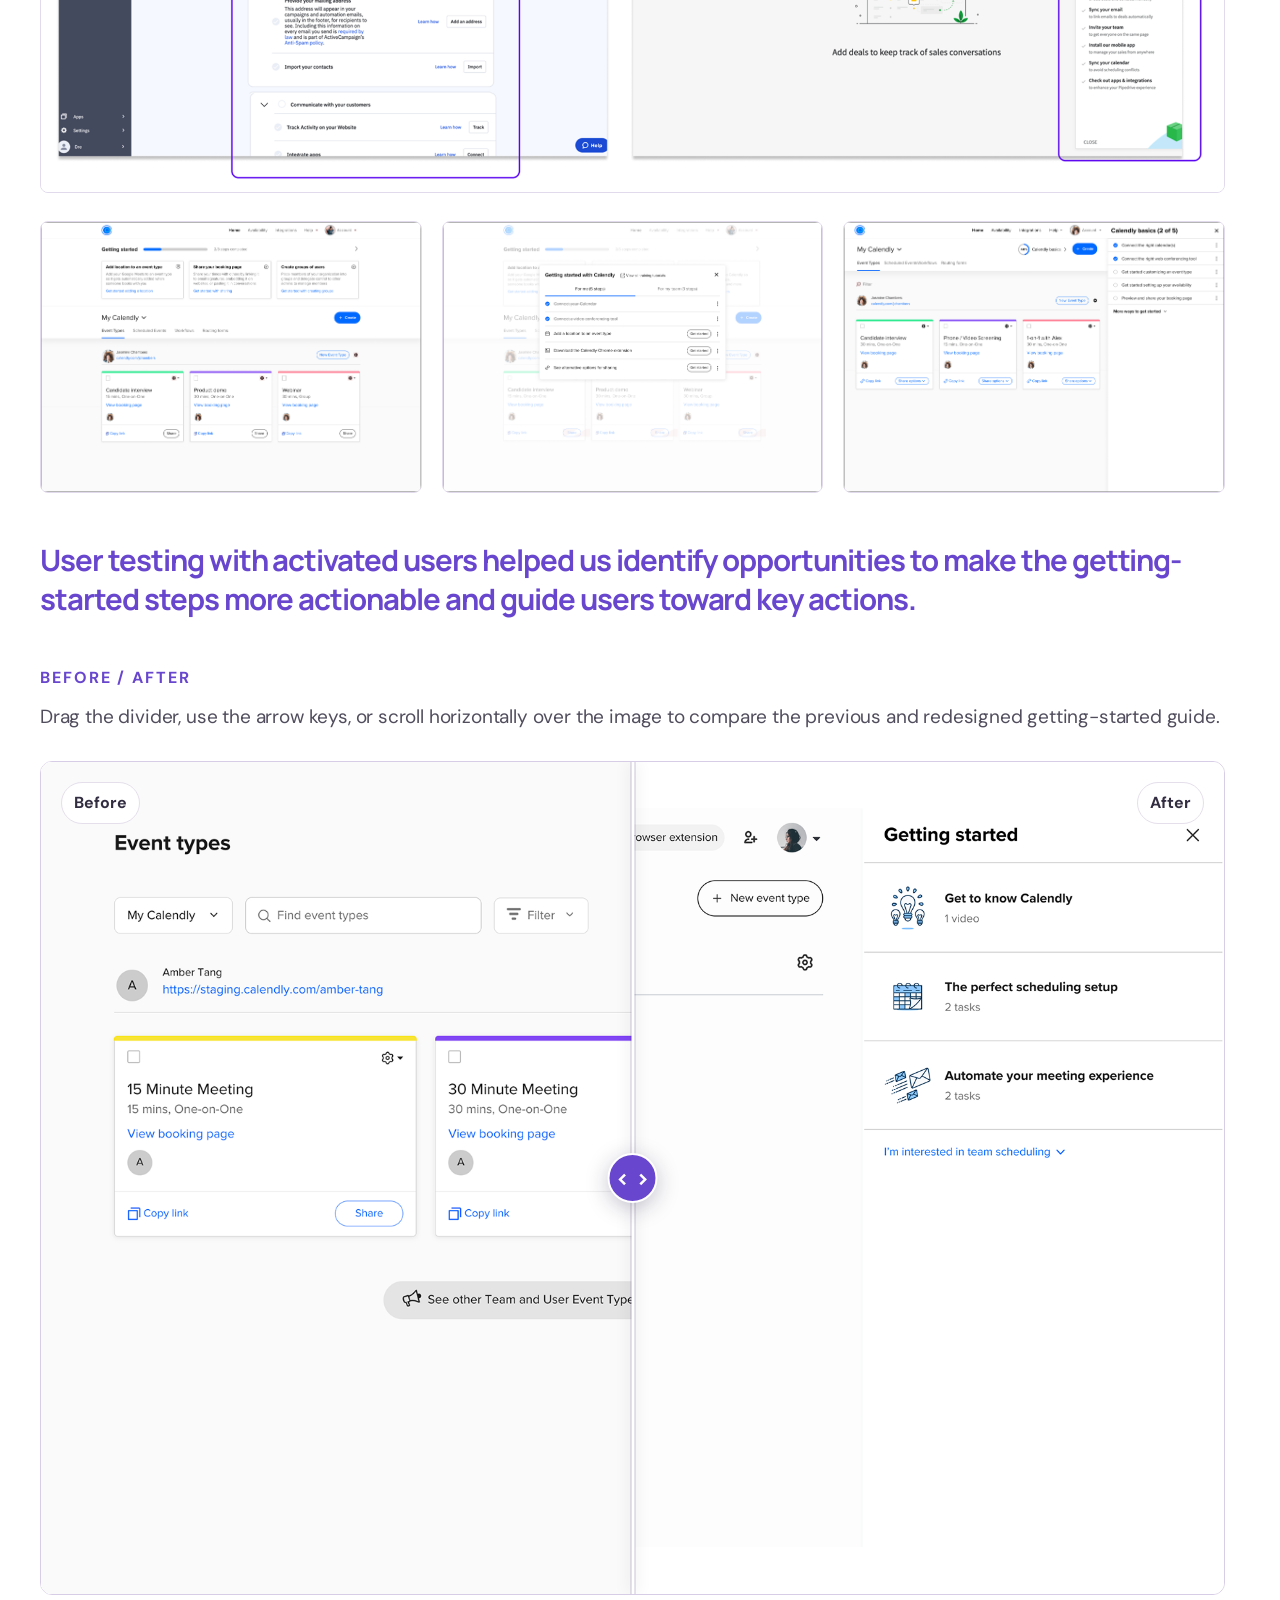
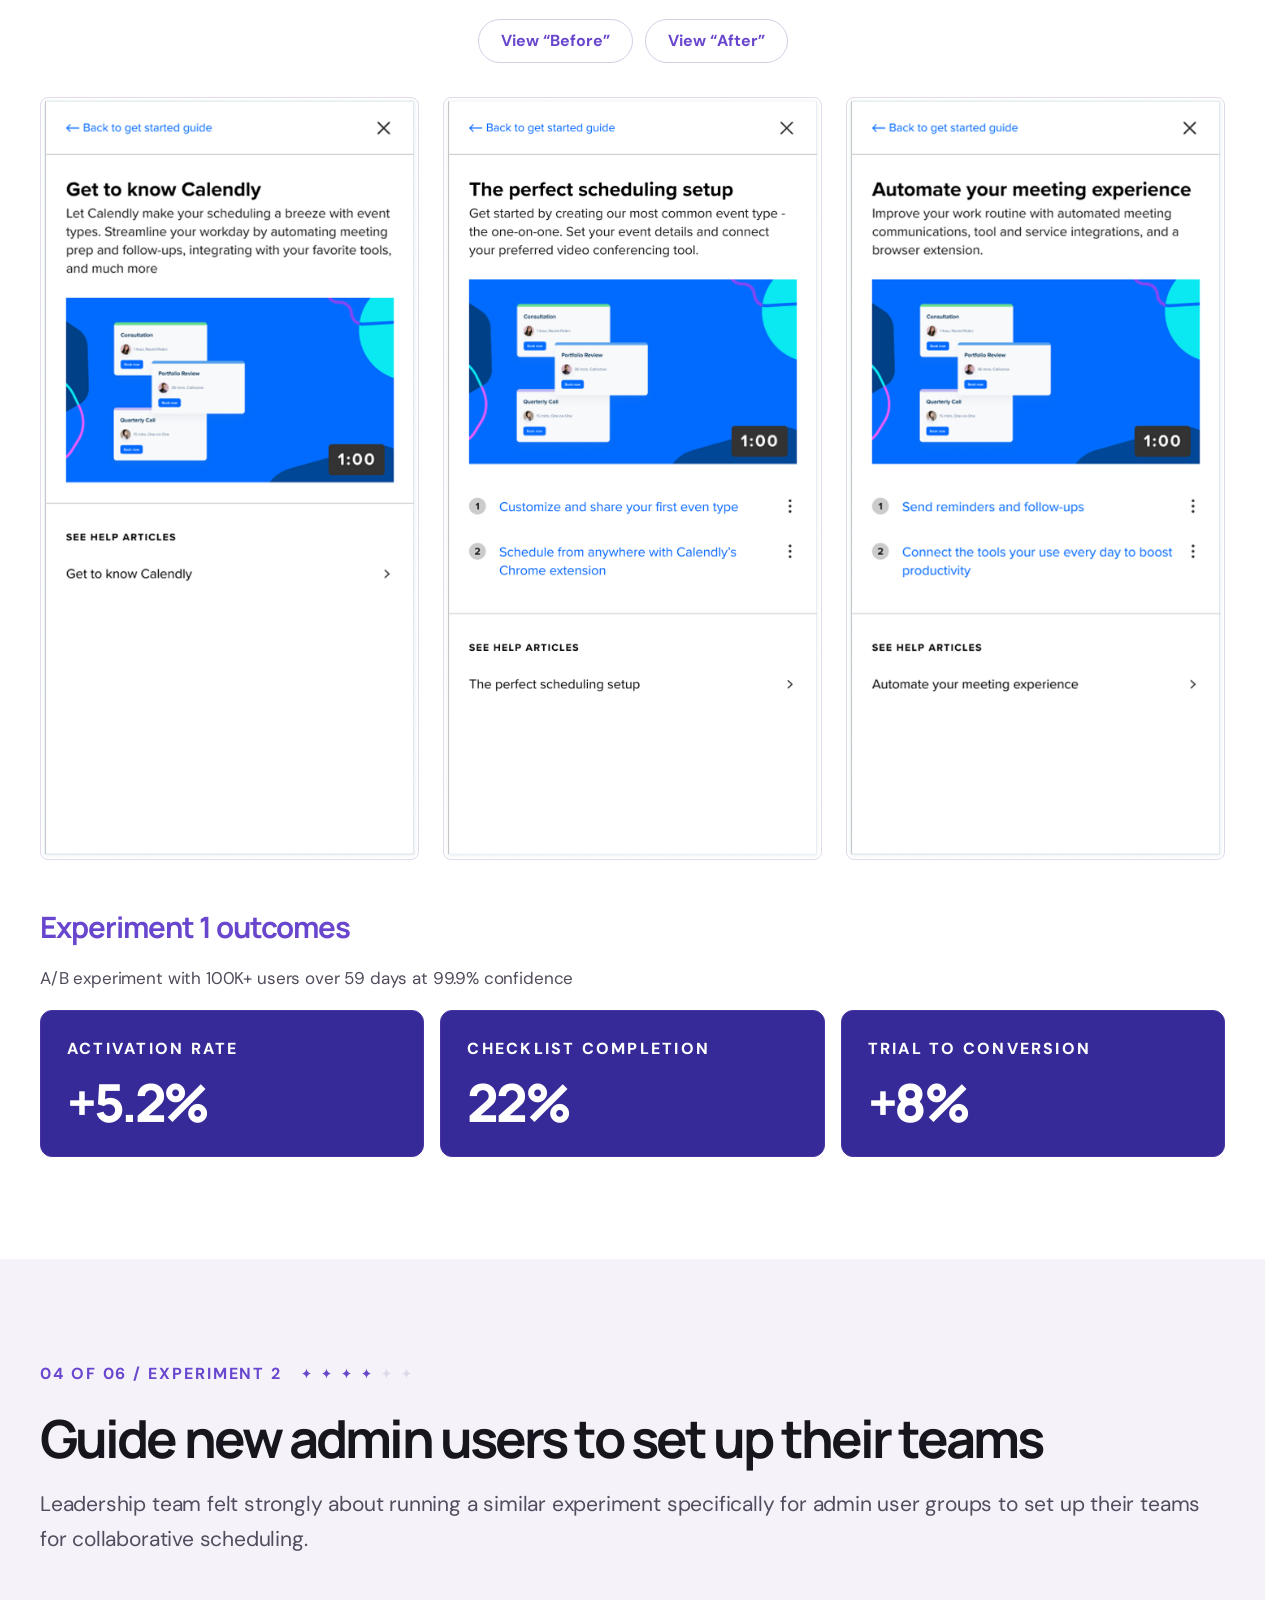
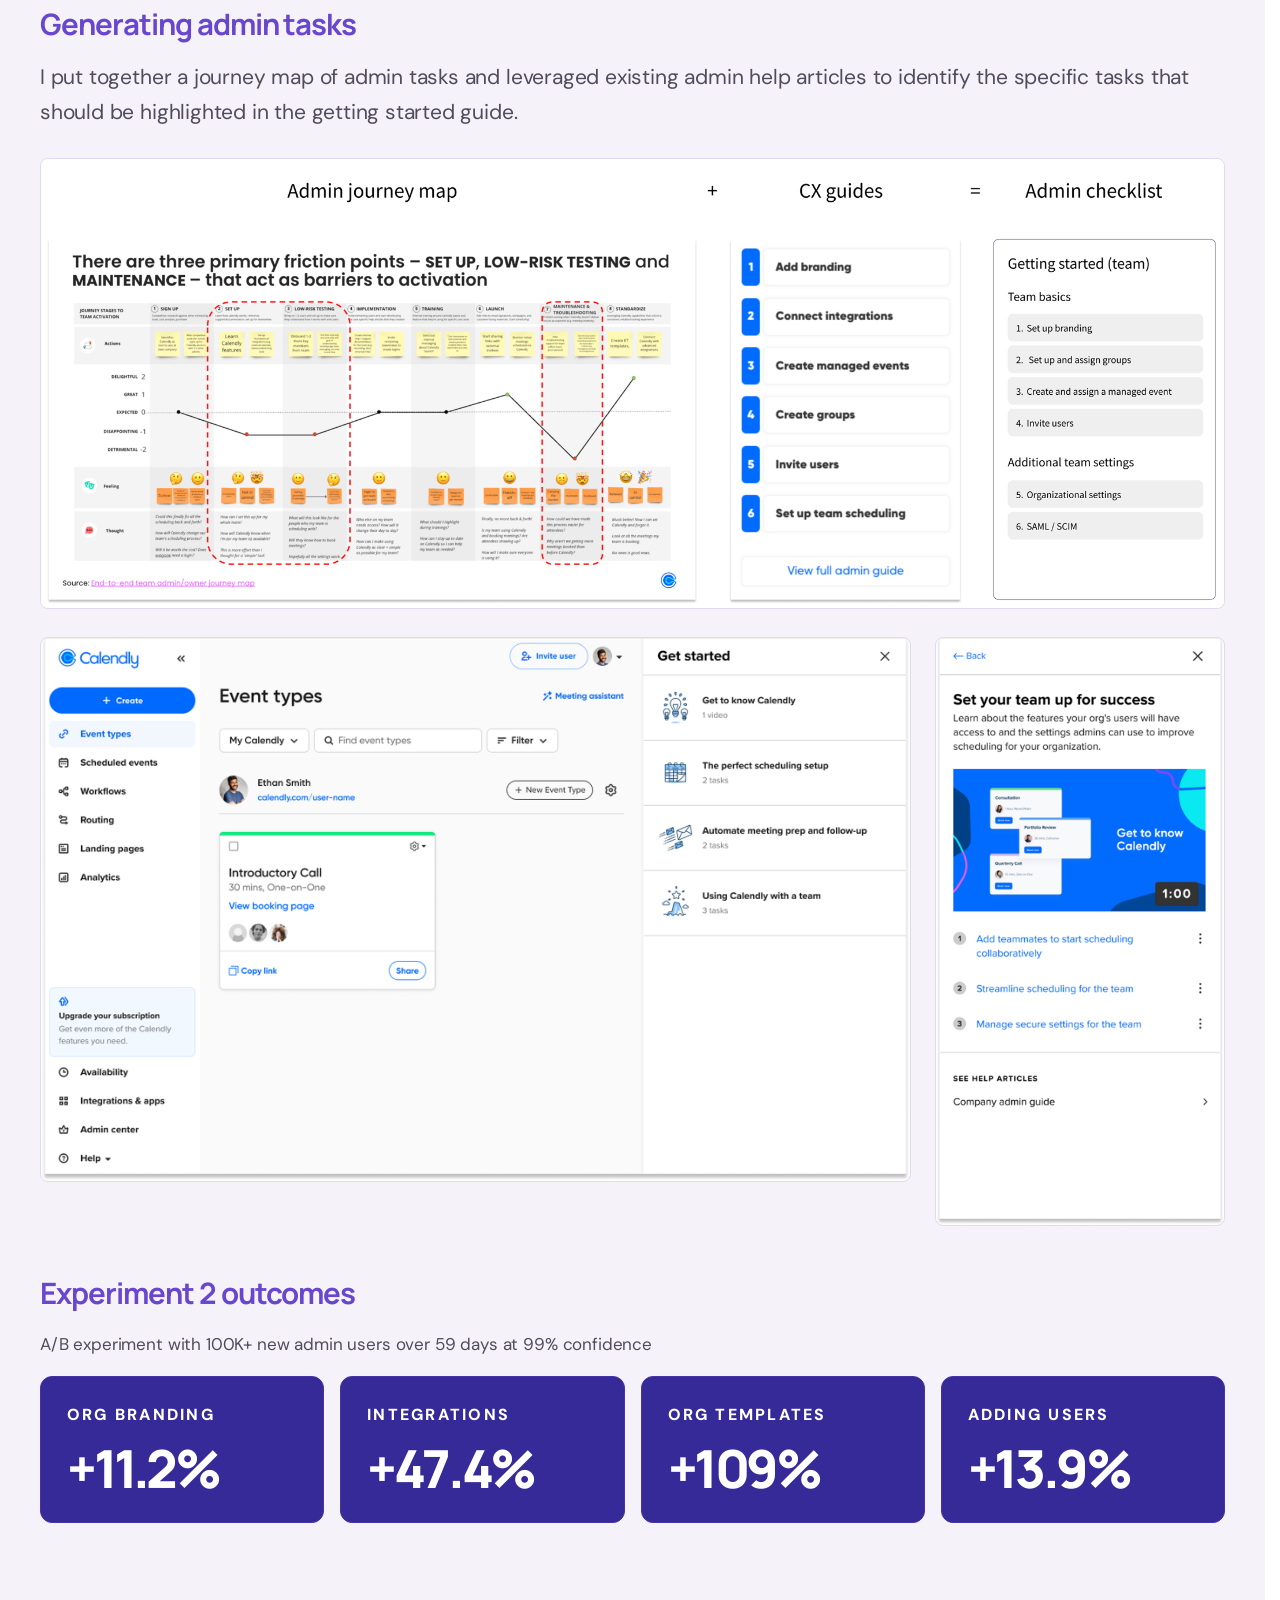
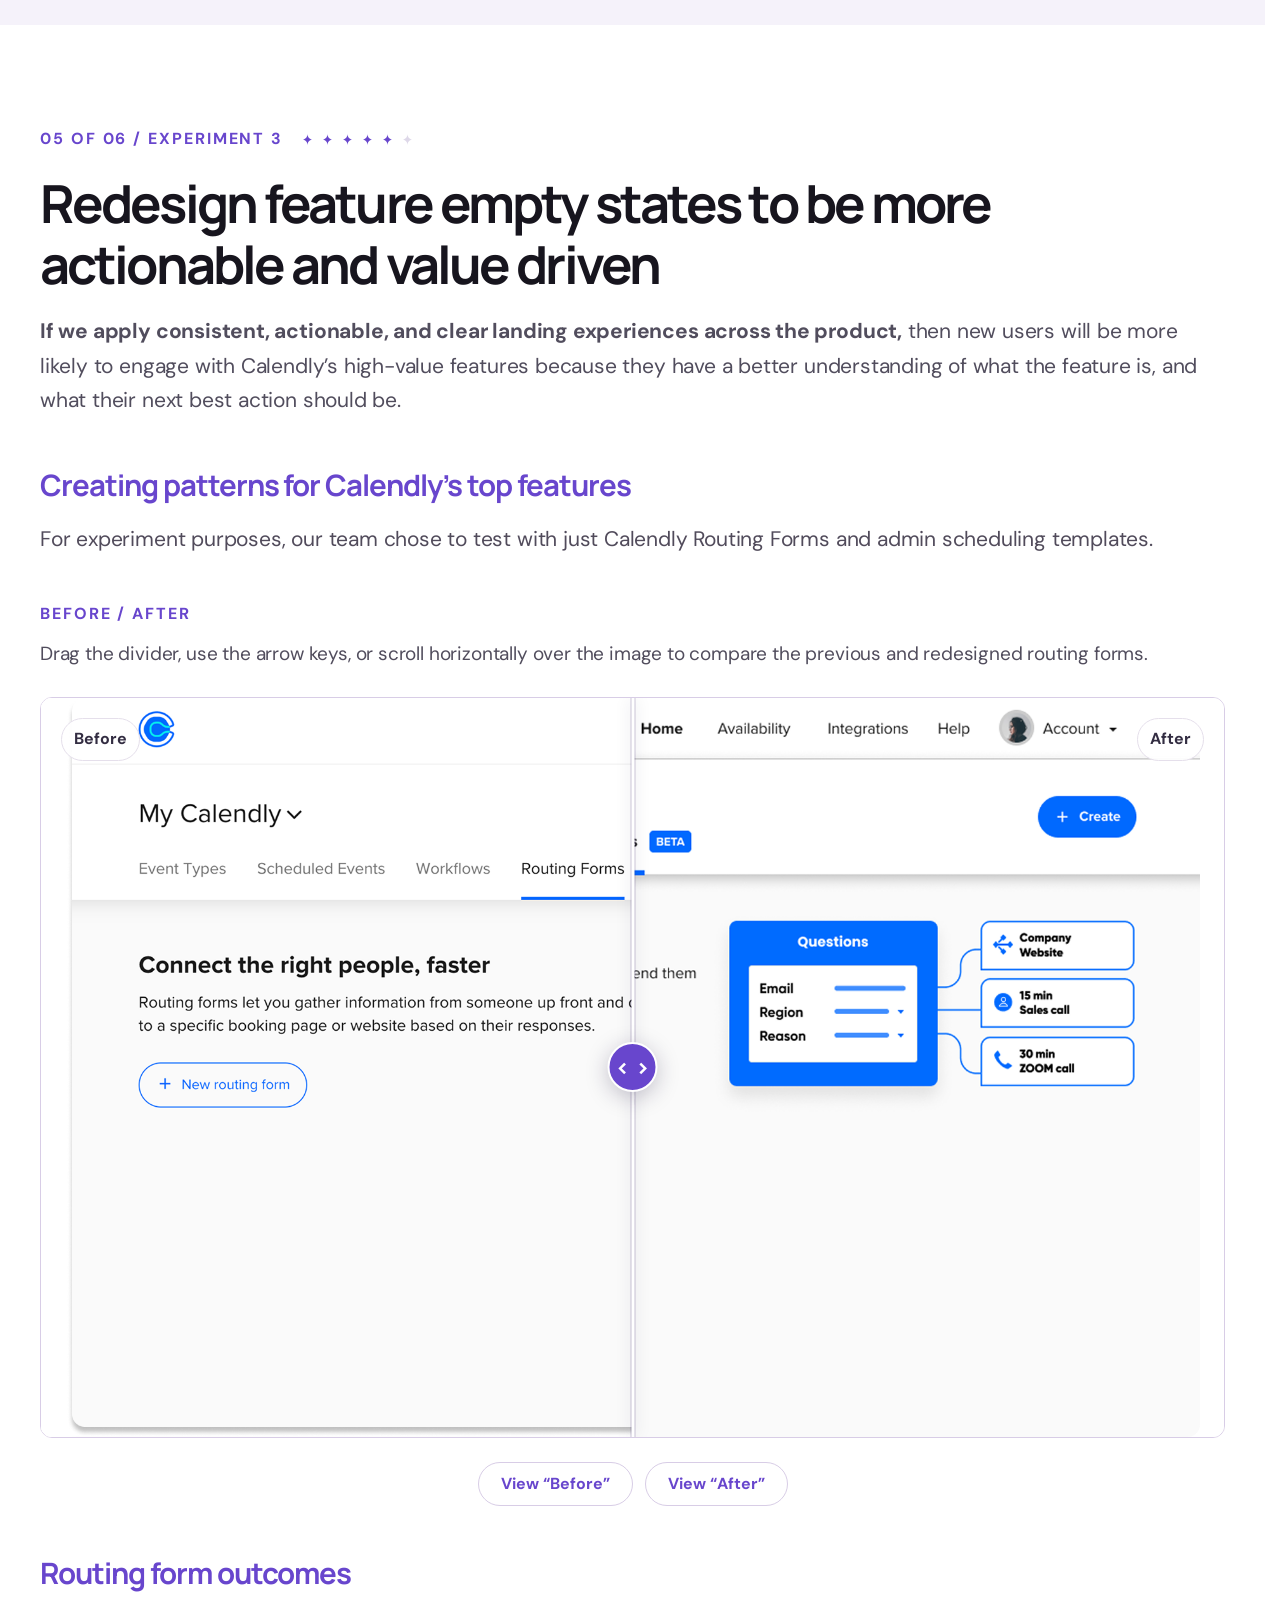
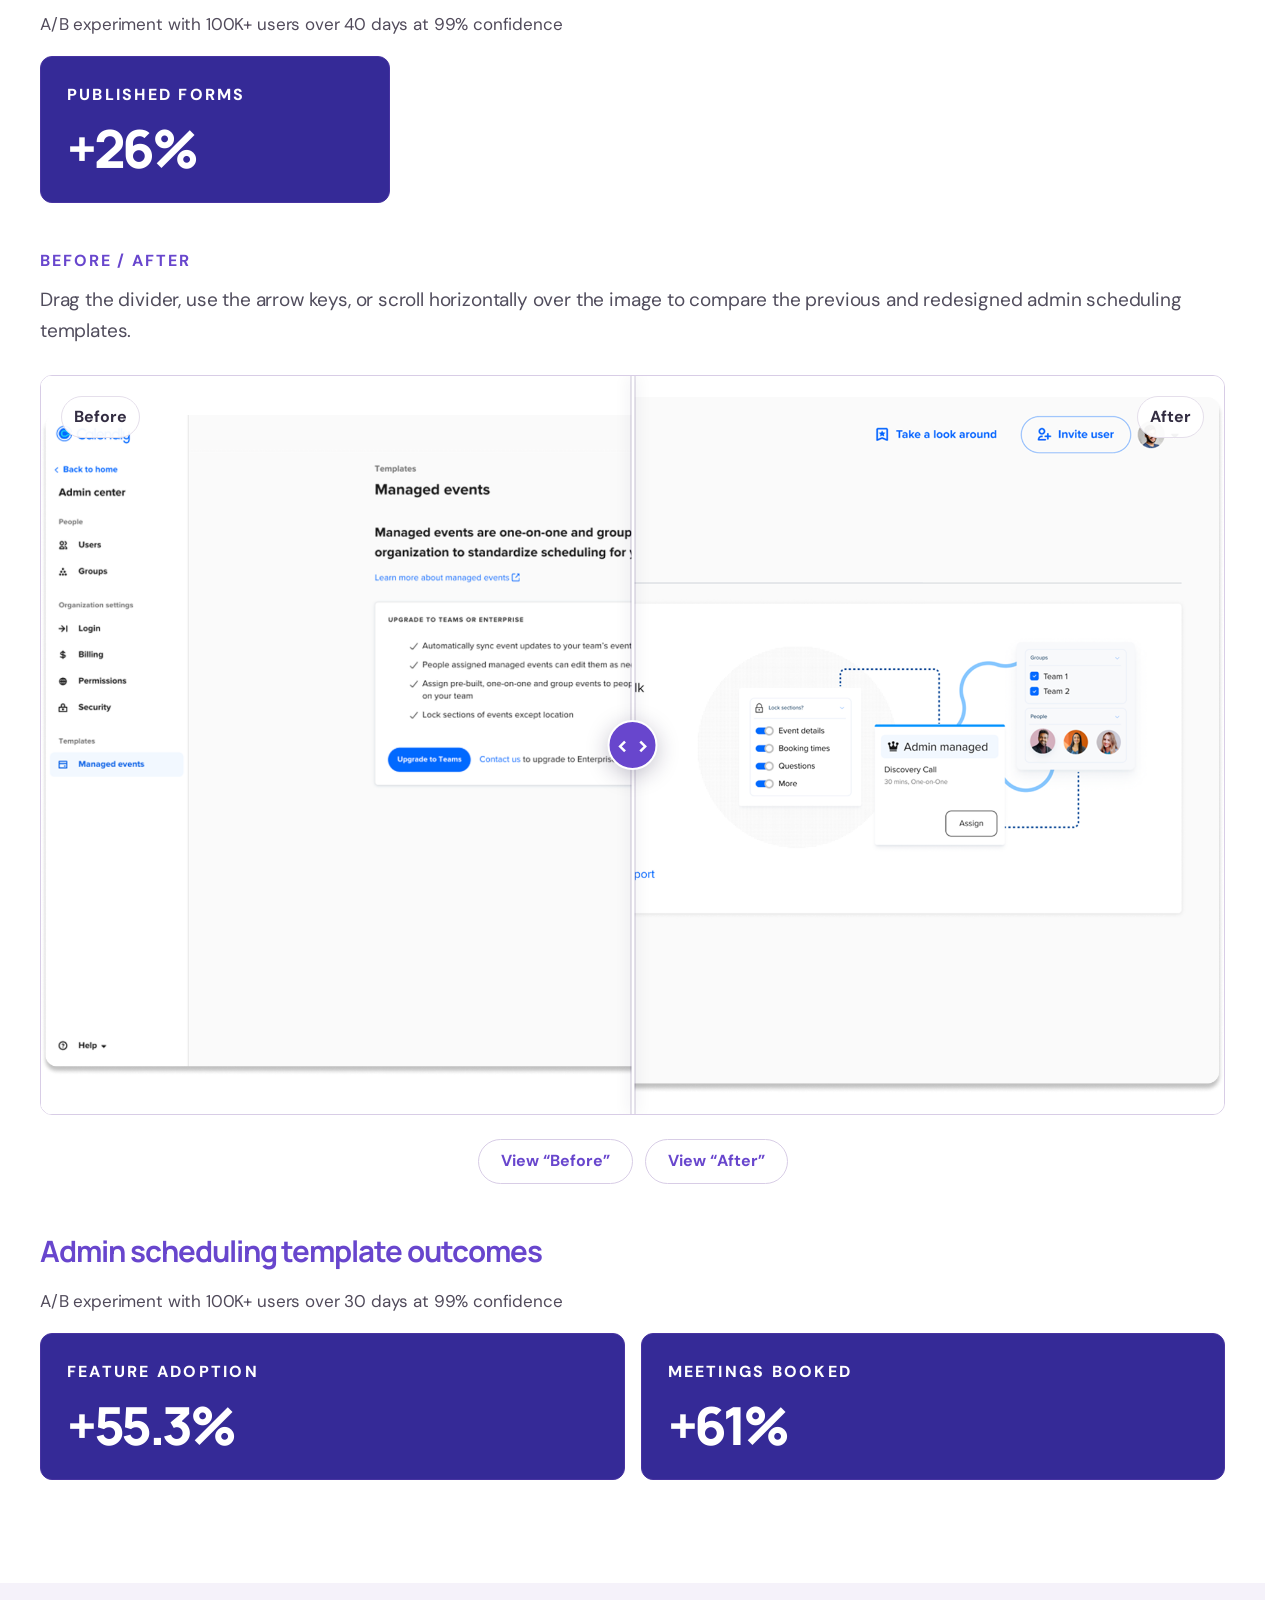
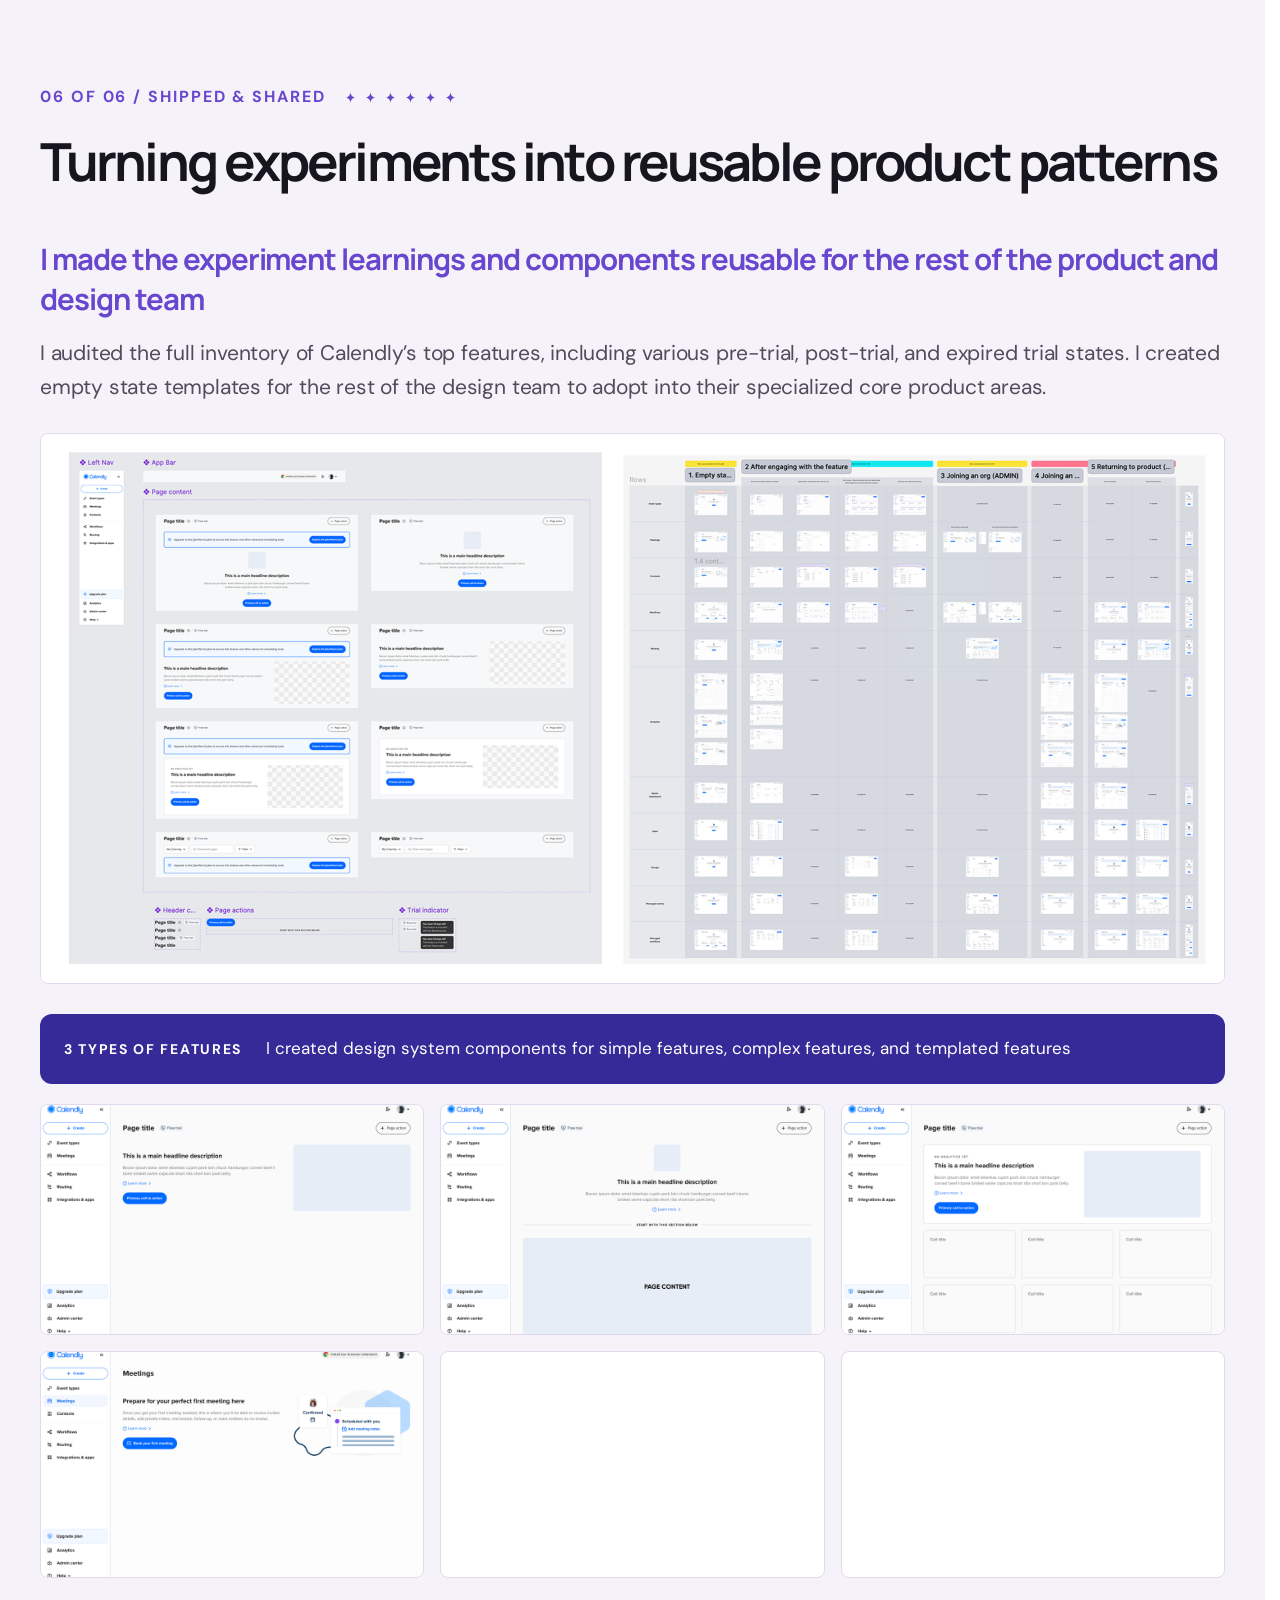
<file: work/calendly/2/index.html>
<!doctype html><html lang="en"><head><meta charset="UTF-8"><meta name="viewport" content="width=device-width, initial-scale=1"><meta name="theme-color" content="#f8f7fb"><link rel="icon" type="image/svg+xml" href="../../../assets/favicon-sparkle.svg?v=2"><title>Amber Tang — Product Designer</title><meta name="robots" content="noindex,nofollow"><meta name="description" content="Amber Tang is a senior product designer creating thoughtful experiences for complex B2B products."><link rel="preconnect" href="https://fonts.googleapis.com"><link rel="preconnect" href="https://fonts.gstatic.com" crossorigin><link href="https://fonts.googleapis.com/css2?family=DM+Sans:wght@400;500;600;700&family=Manrope:wght@400;500;600;700;800&display=swap" rel="stylesheet"><link rel="stylesheet" href="../../../style.css?v=flat-header-buttons"><script src="../../../analytics.js?v=mobile-cafe" defer></script></head><body><div id="app"></div><script src="../../../app.js?v=interactive-link" defer></script></body></html>
</file>
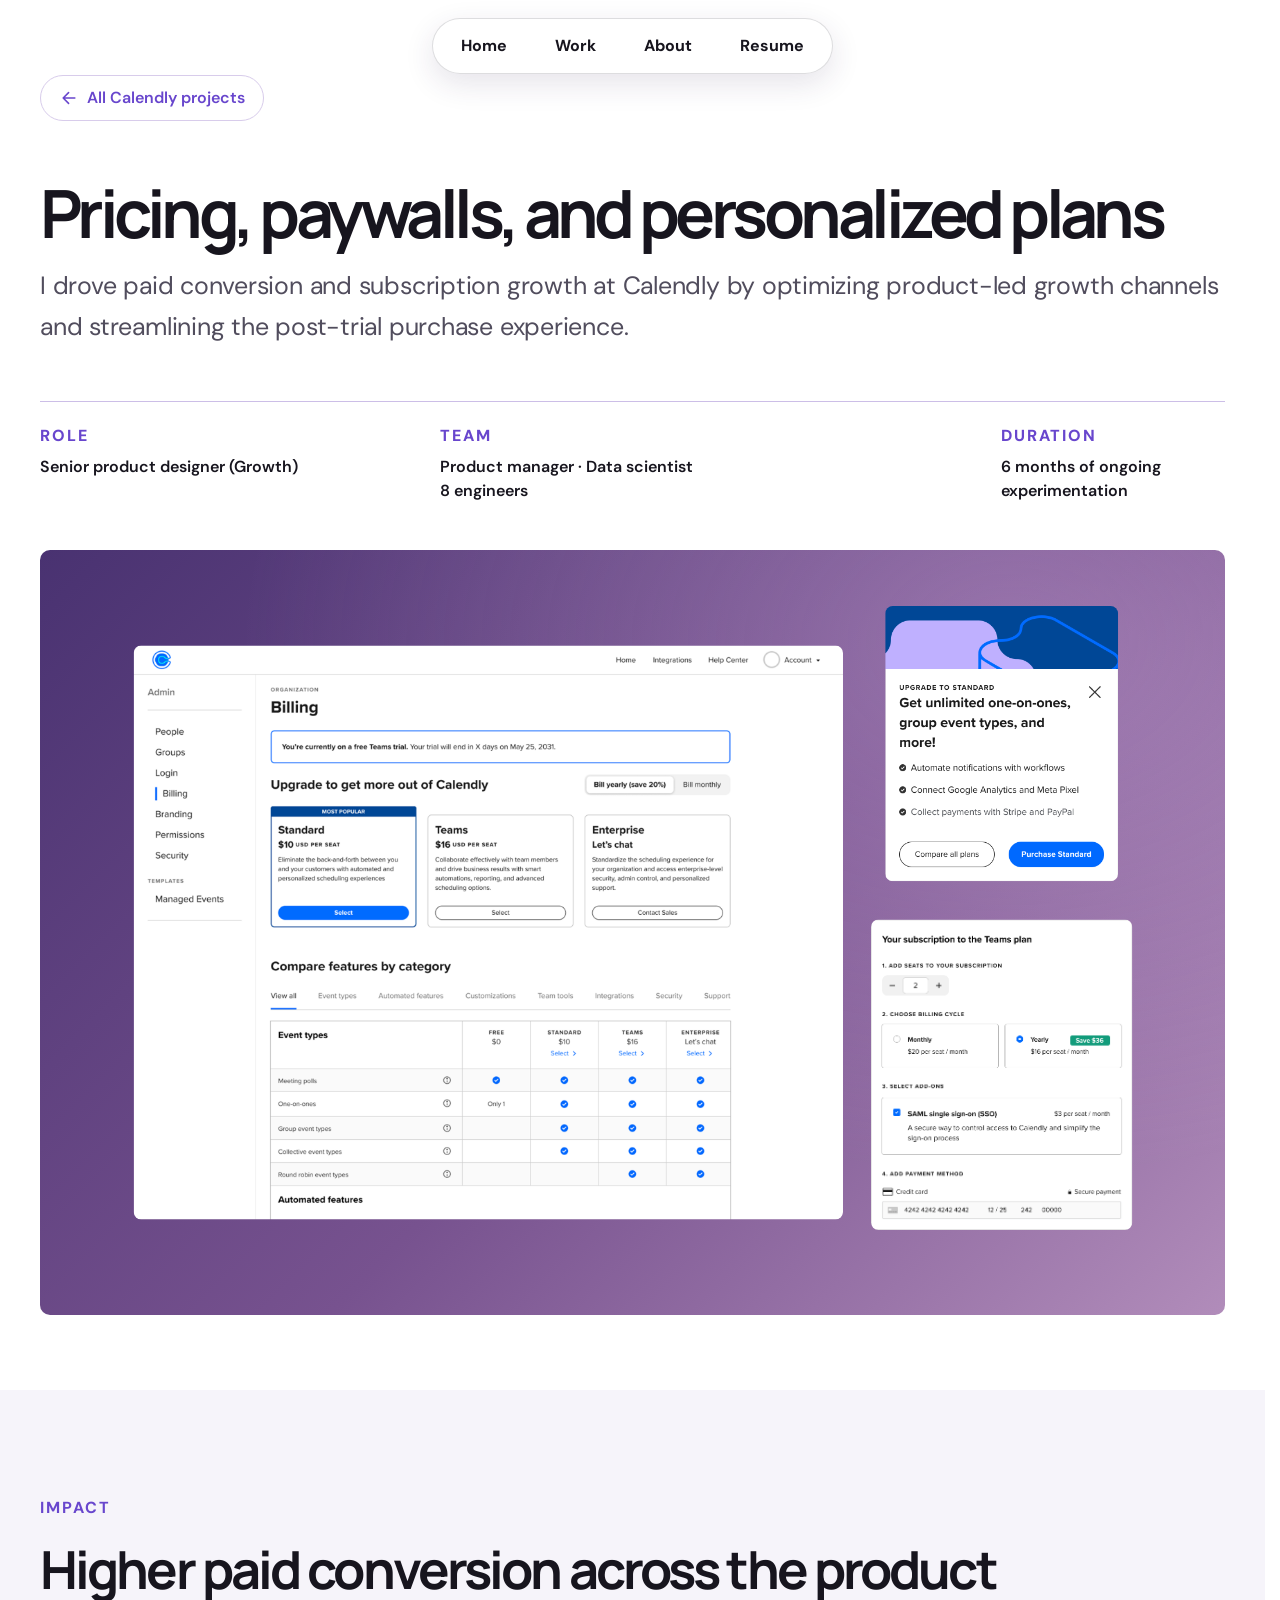
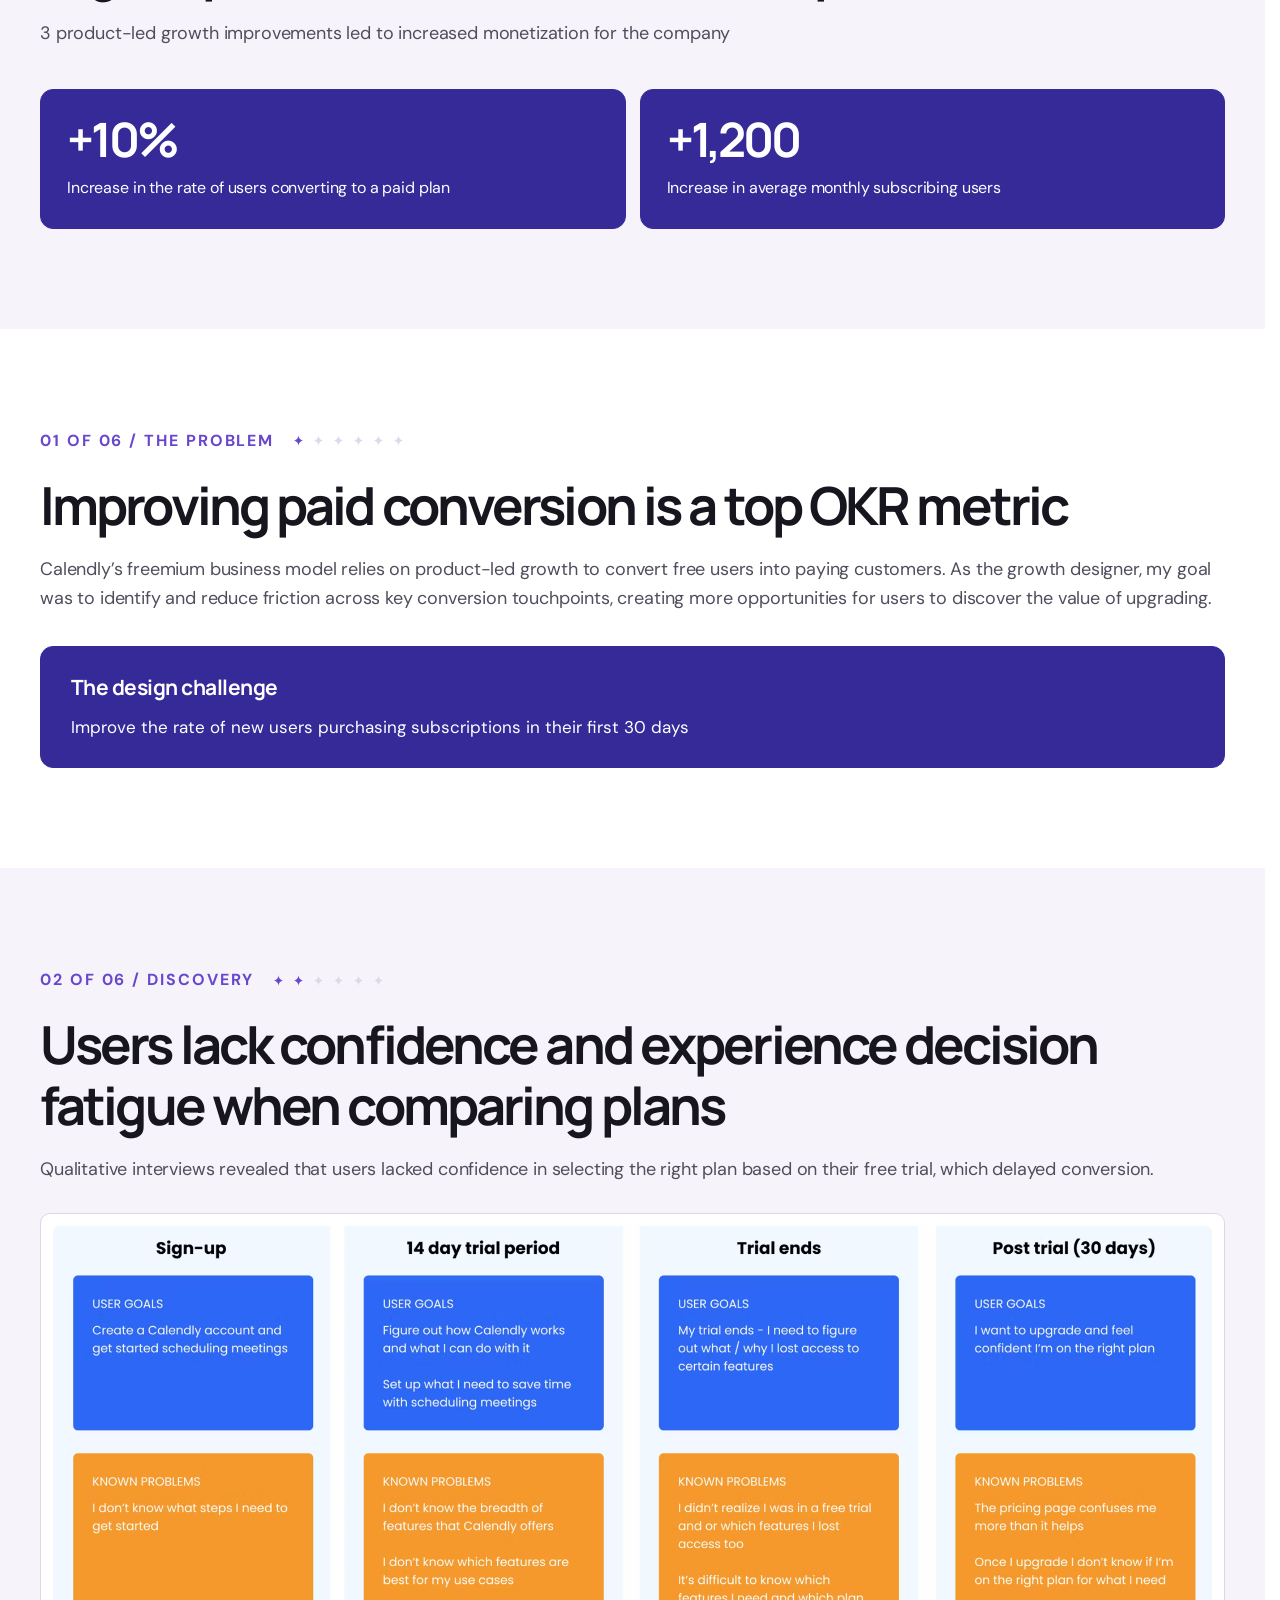
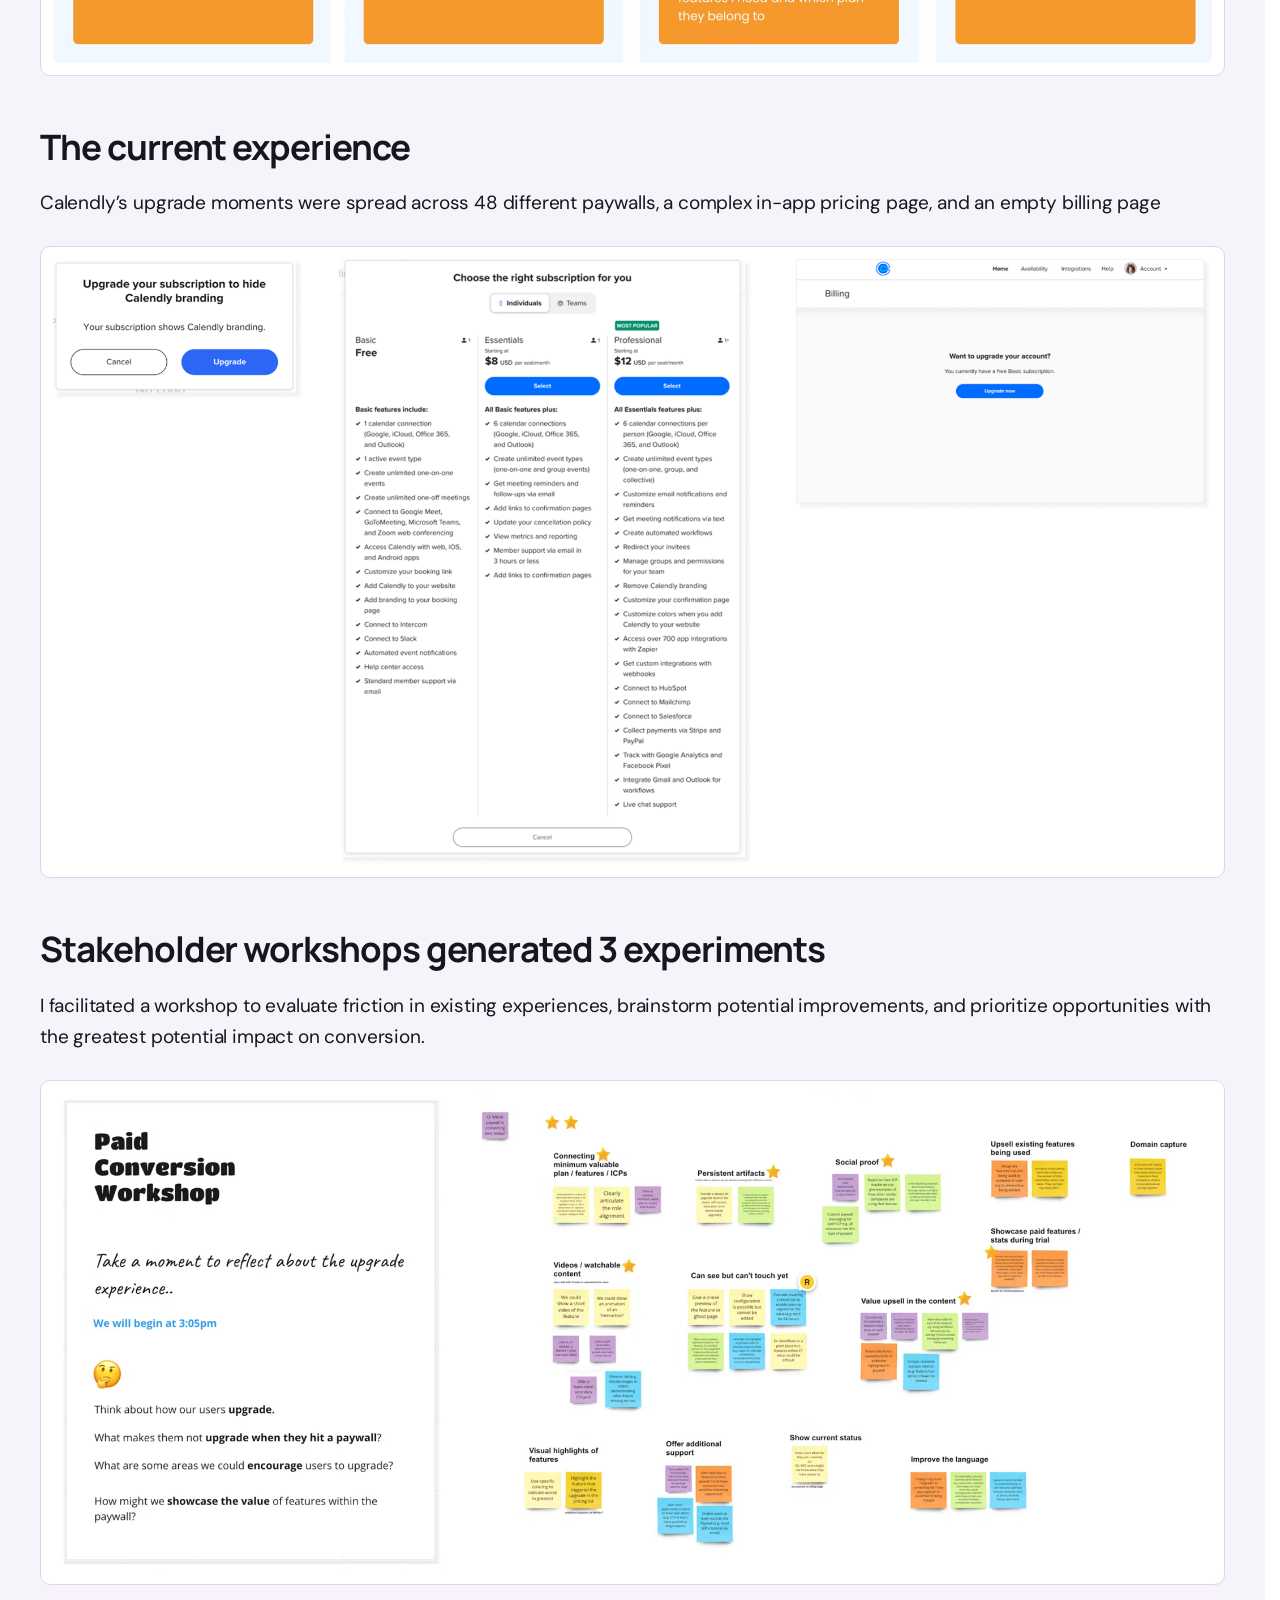
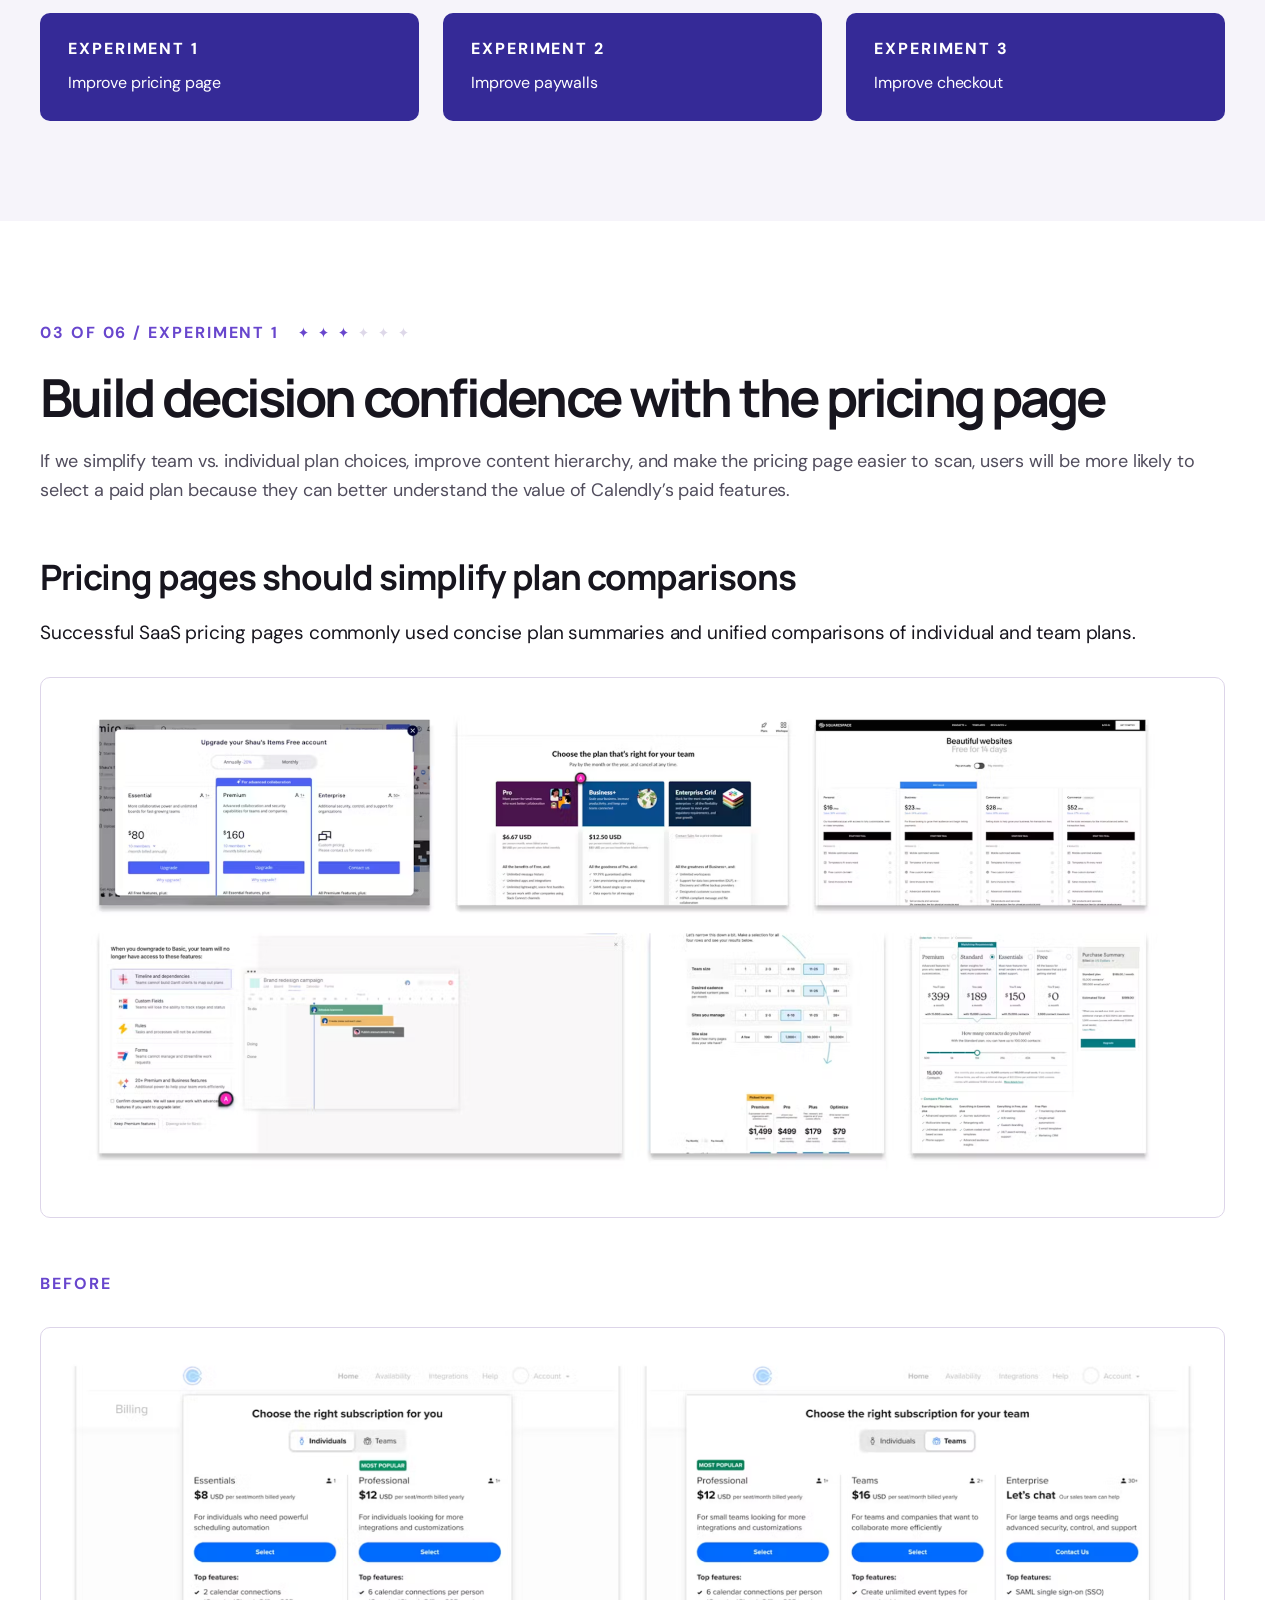
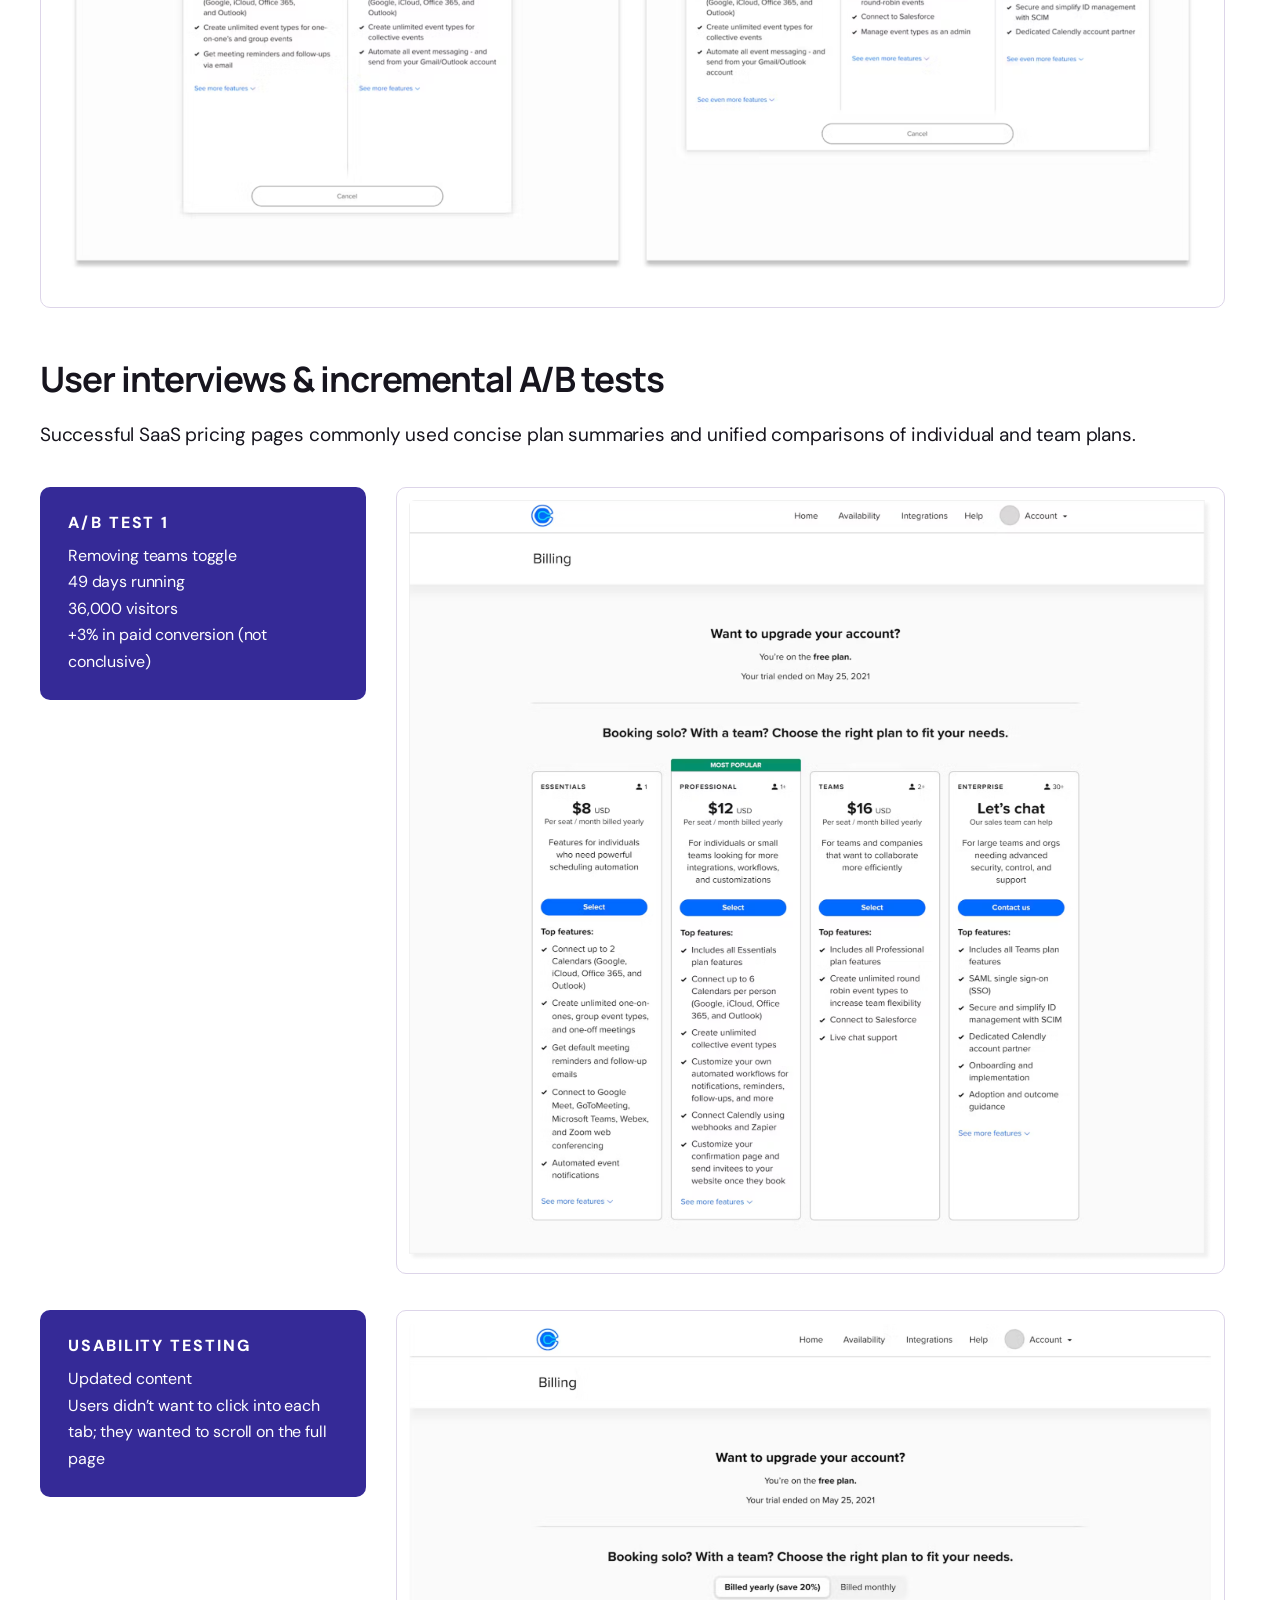
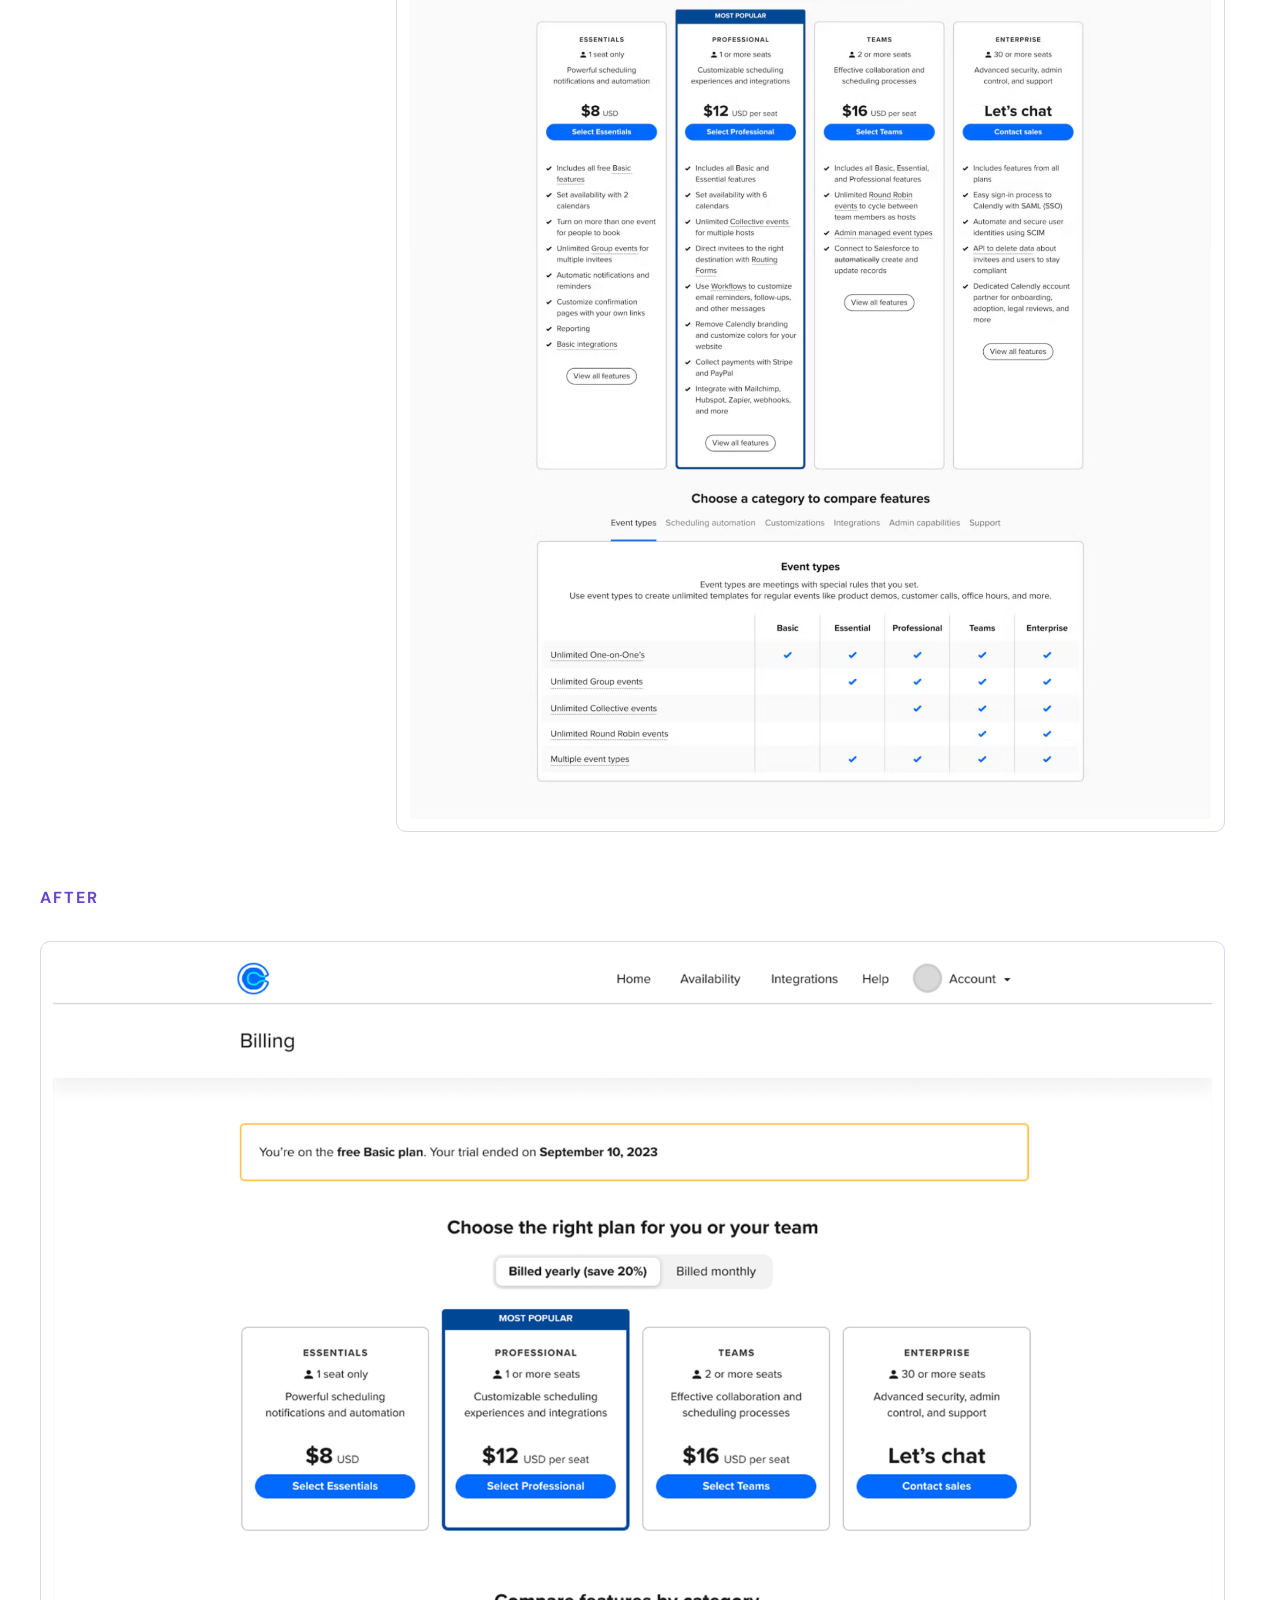
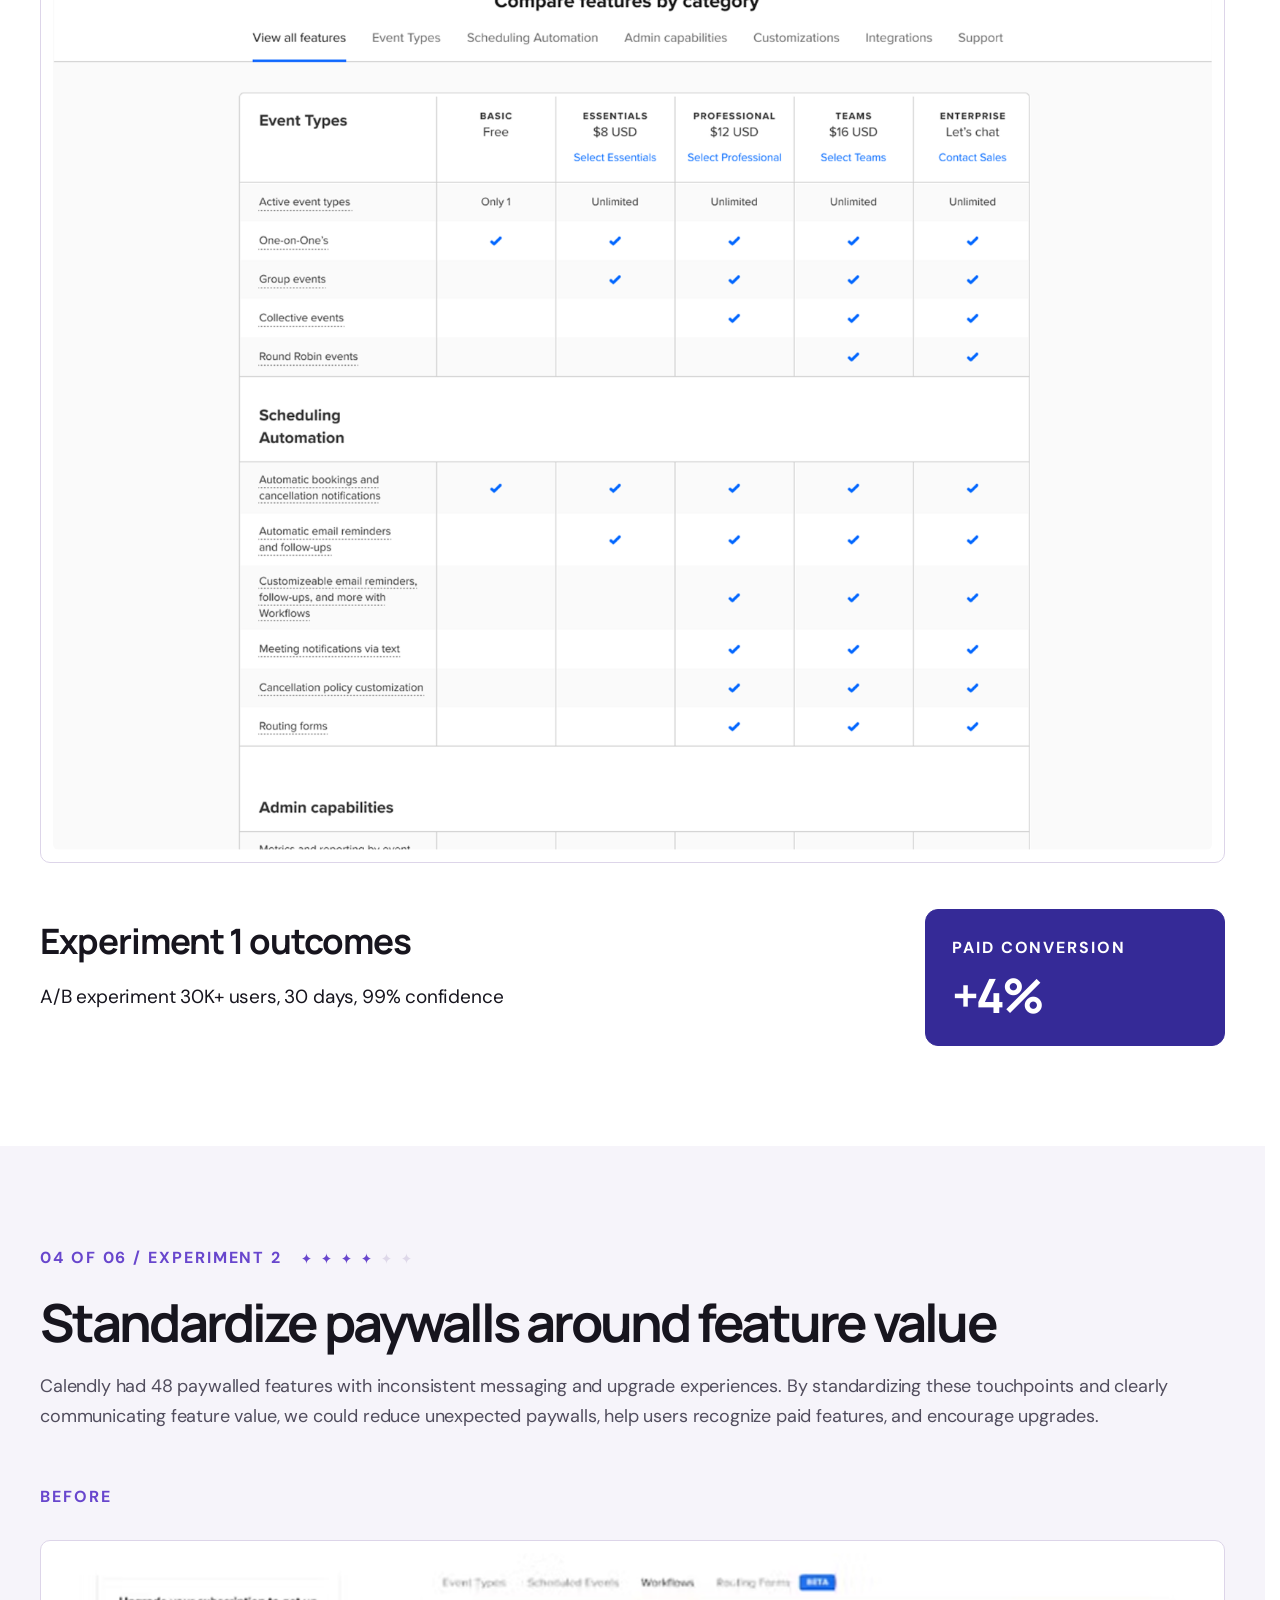
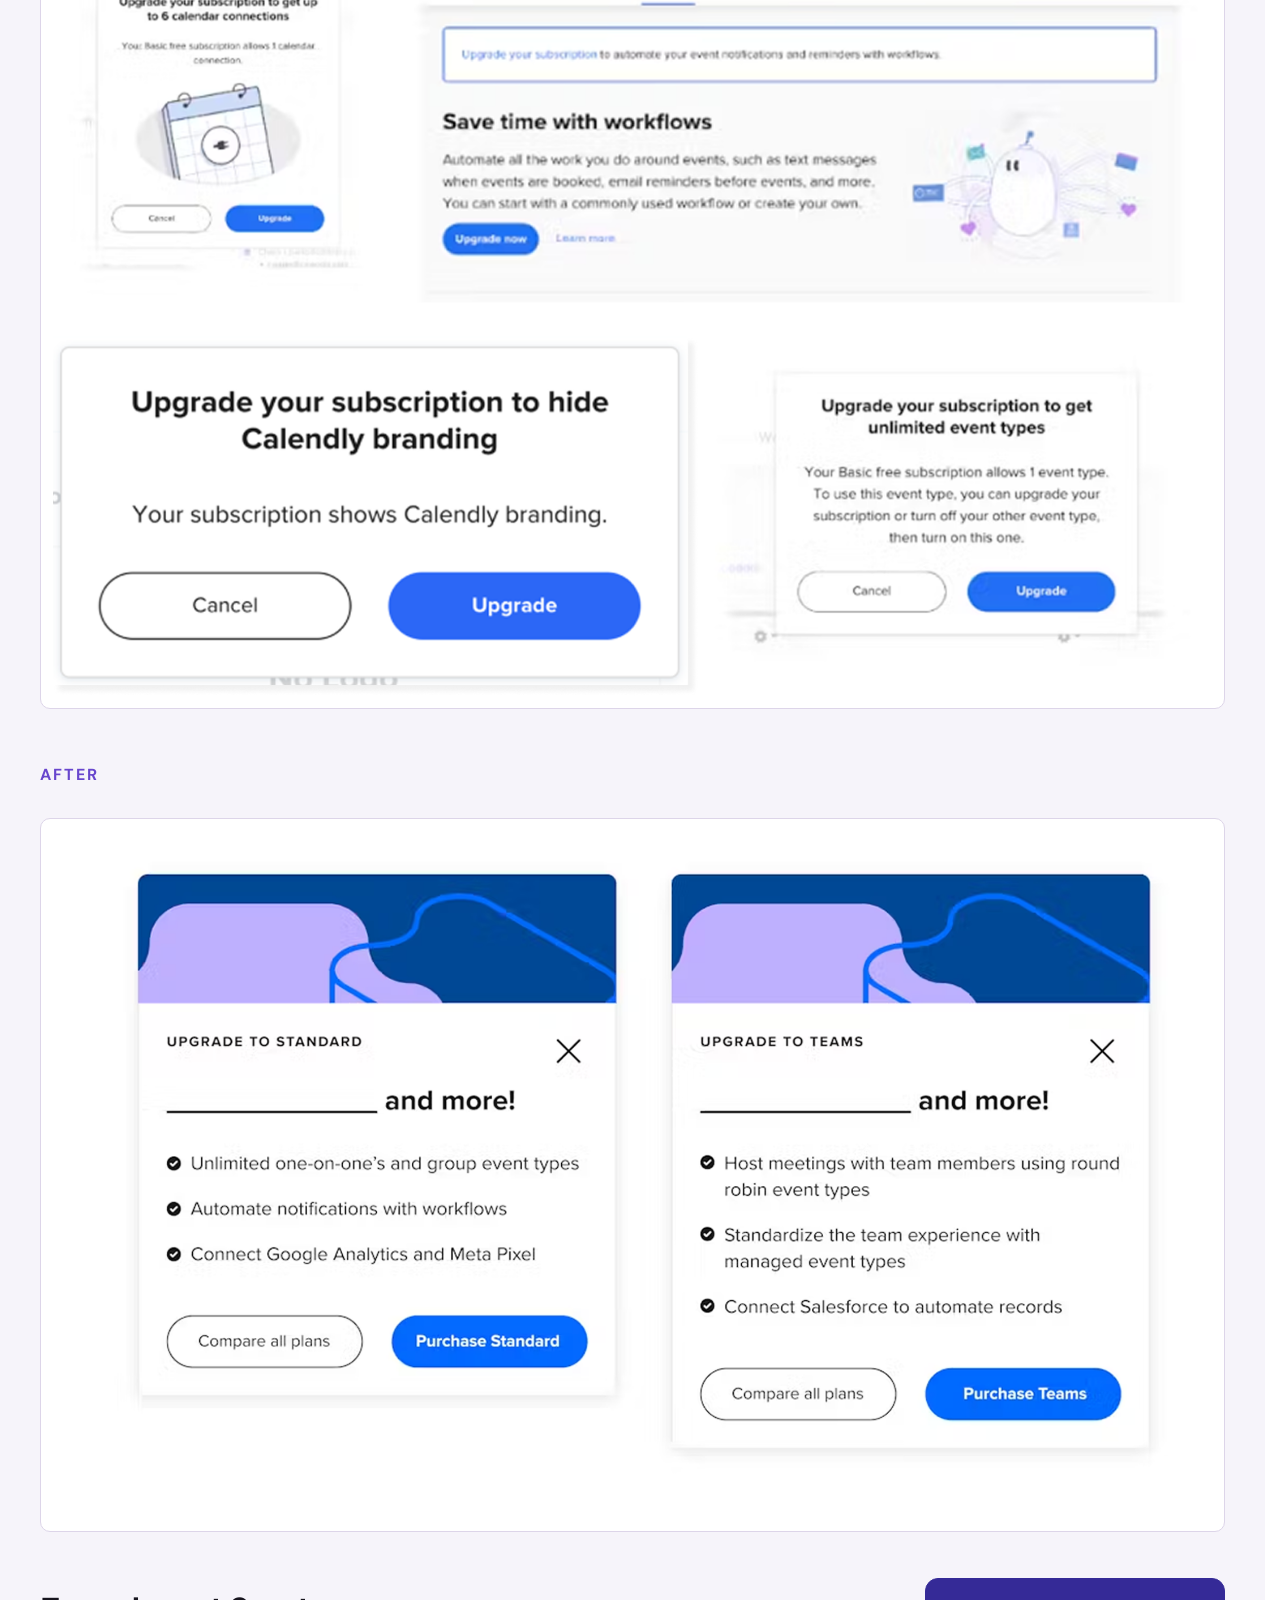
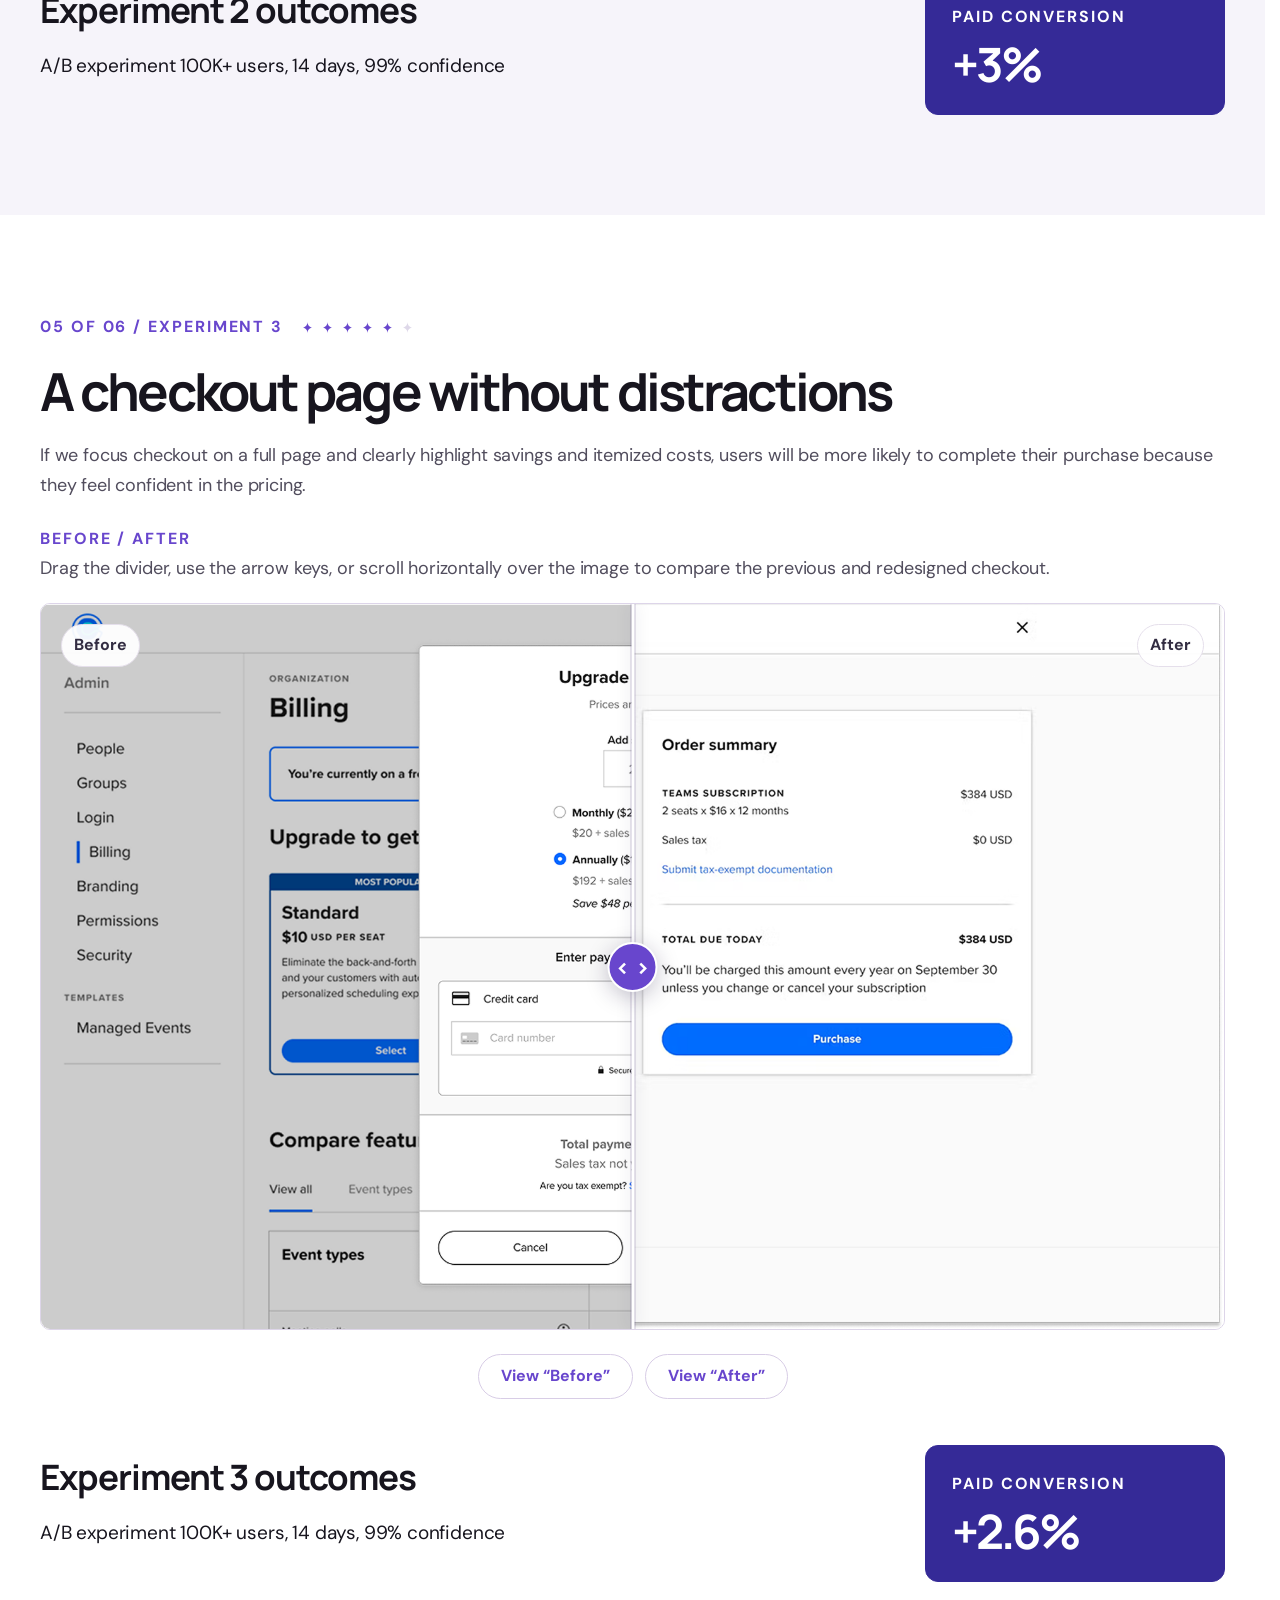
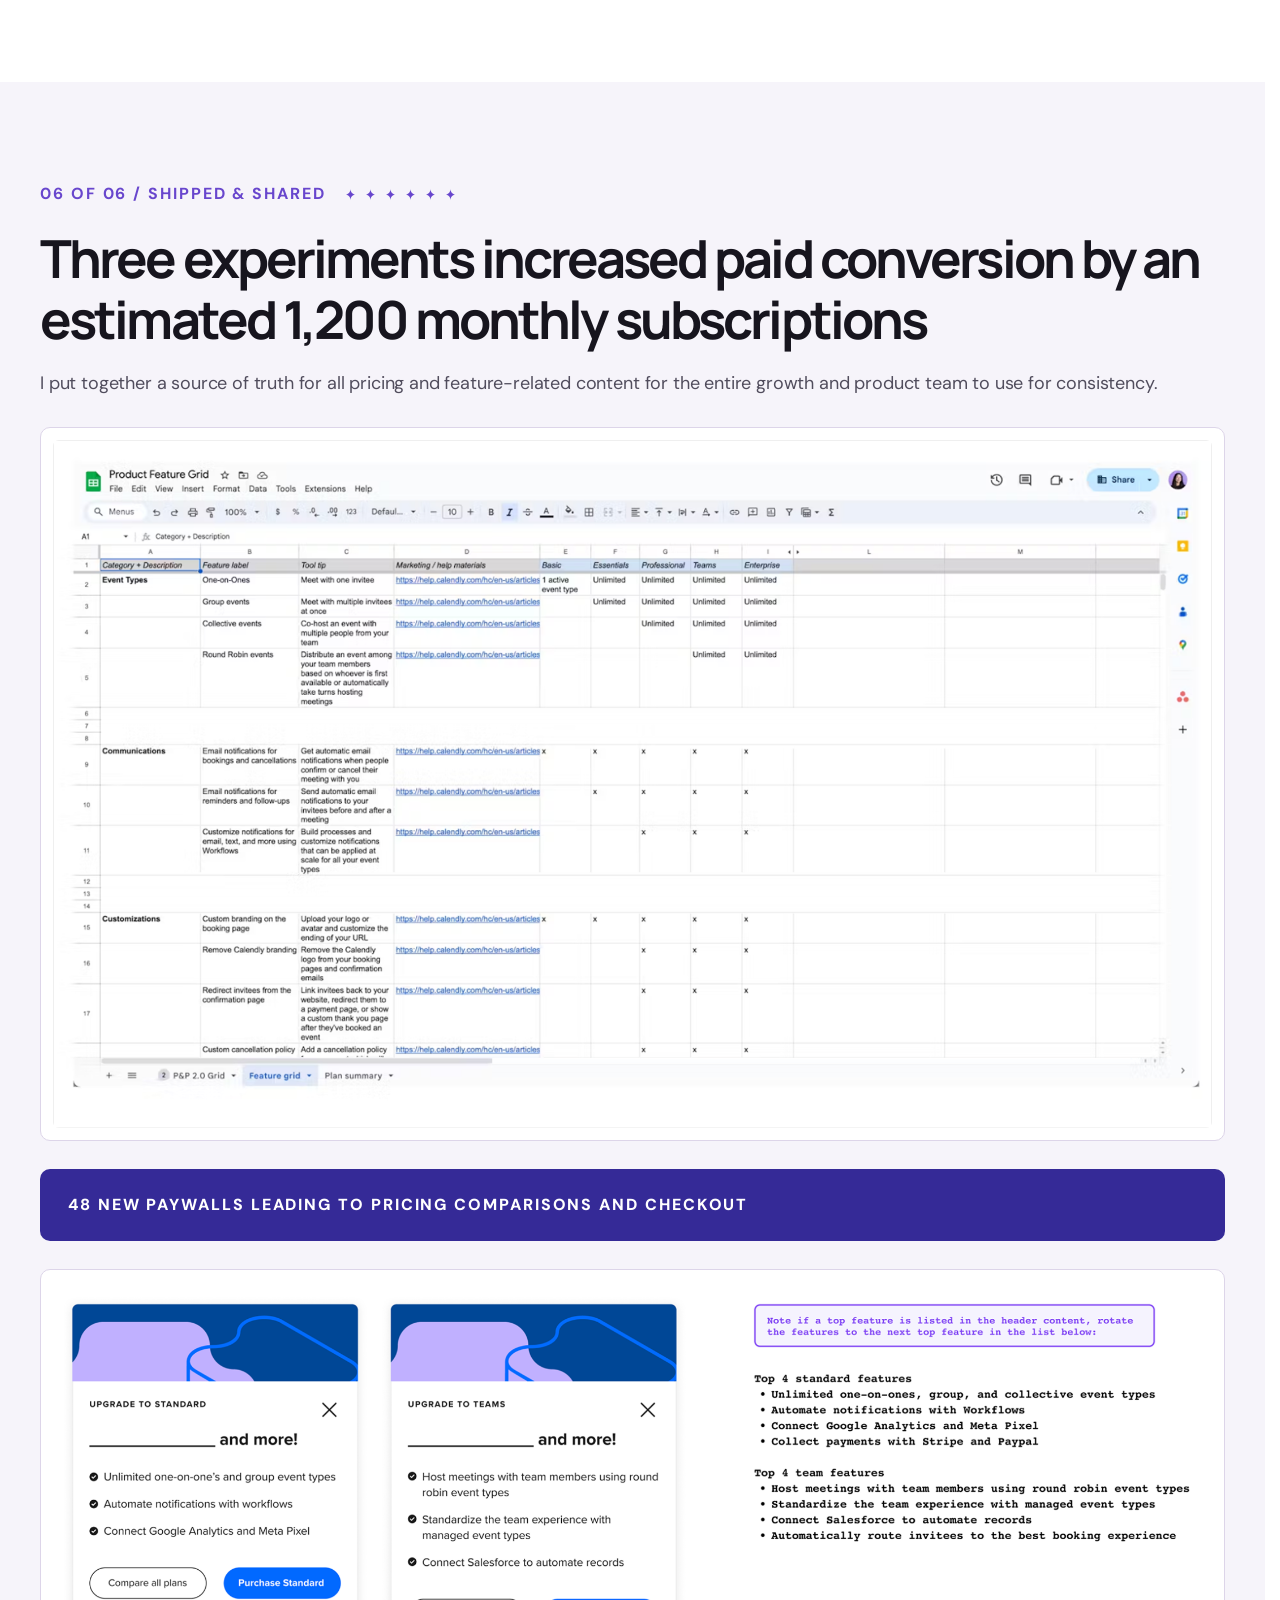
<file: work/calendly/3/index.html>
<!doctype html><html lang="en"><head><meta charset="UTF-8"><meta name="viewport" content="width=device-width, initial-scale=1"><meta name="theme-color" content="#f8f7fb"><link rel="icon" type="image/svg+xml" href="../../../assets/favicon-sparkle.svg?v=2"><title>Pricing, paywalls, and personalized plans — Calendly | Amber Tang</title><meta name="description" content="Three product-led growth experiments improving Calendly pricing, paywalls, and checkout, with a 10% increase in paid conversion."><link rel="preconnect" href="https://fonts.googleapis.com"><link rel="preconnect" href="https://fonts.gstatic.com" crossorigin><link href="https://fonts.googleapis.com/css2?family=DM+Sans:wght@400;500;600;700&family=Manrope:wght@400;500;600;700;800&display=swap" rel="stylesheet"><link rel="stylesheet" href="../../../style.css?v=flat-header-buttons"><script src="../../../analytics.js?v=mobile-cafe" defer></script></head><body><div id="app"></div><script src="../../../app.js?v=interactive-link" defer></script></body></html>
</file>
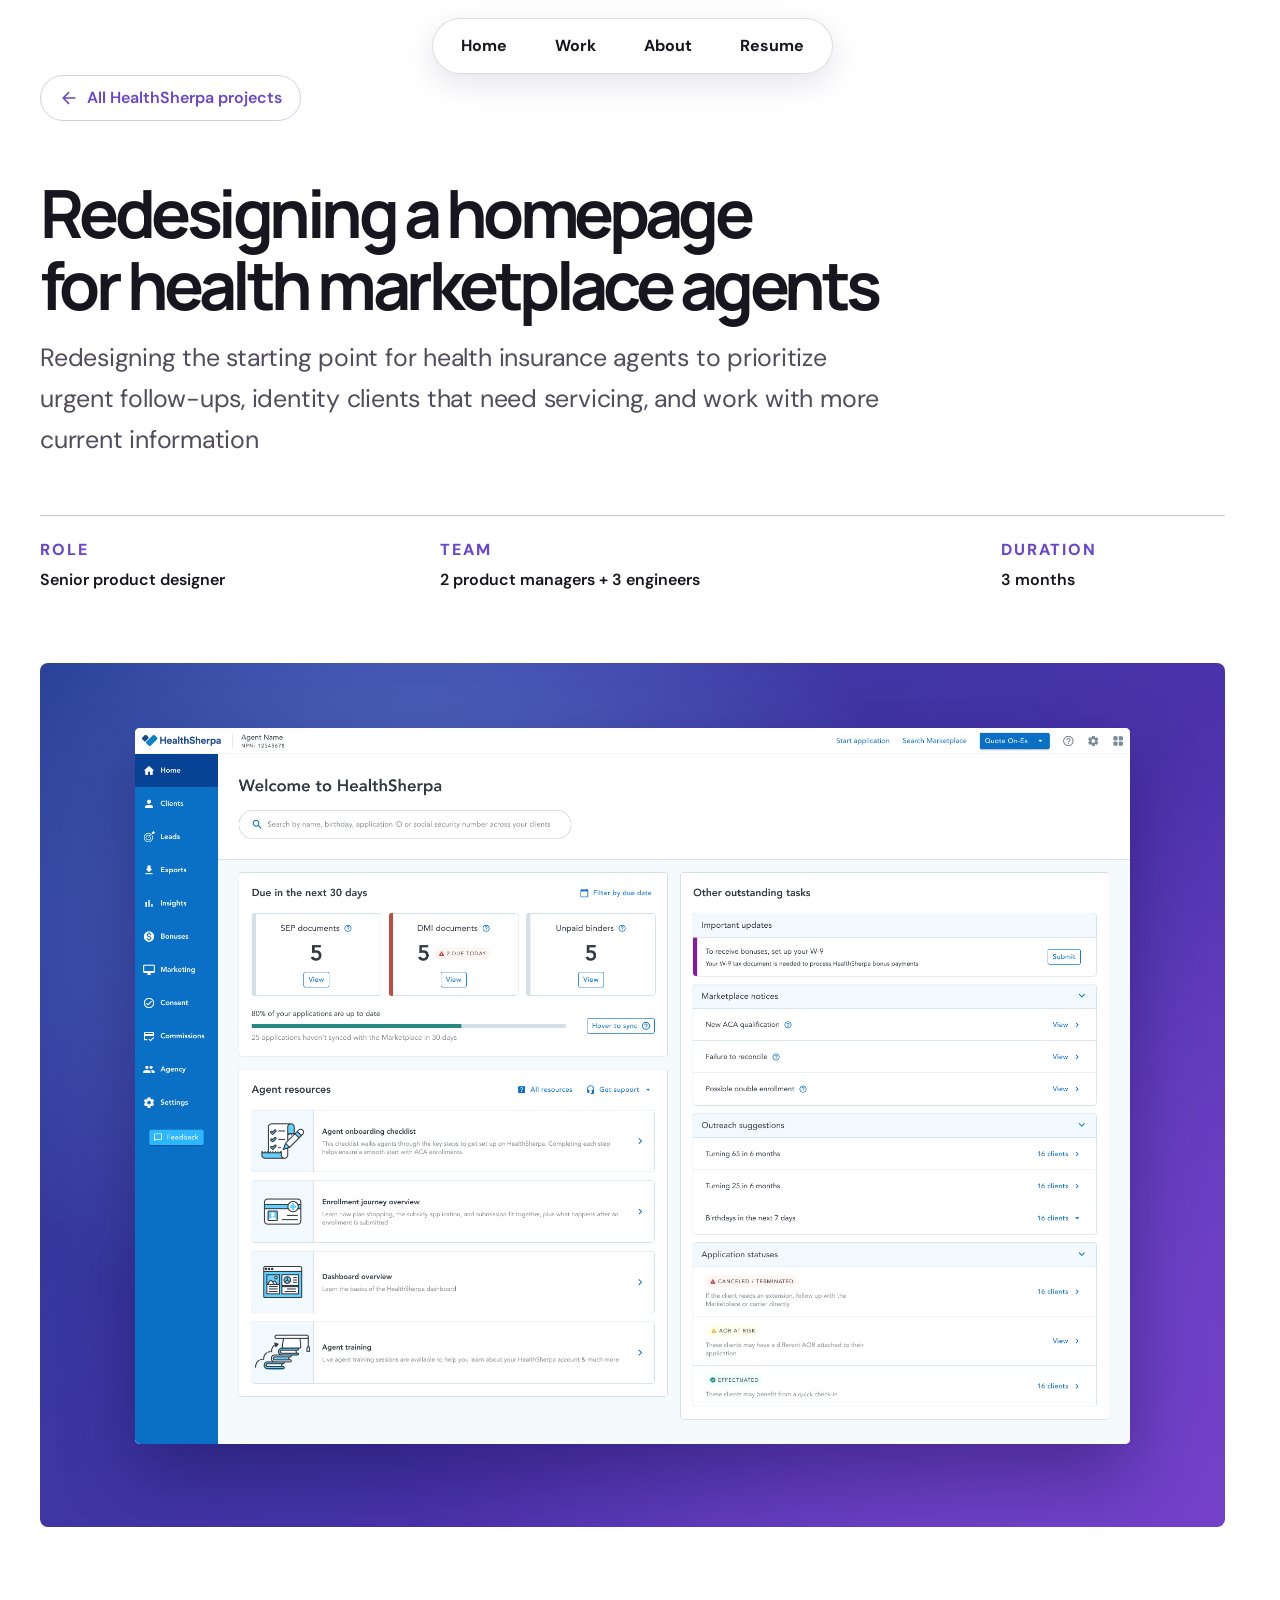
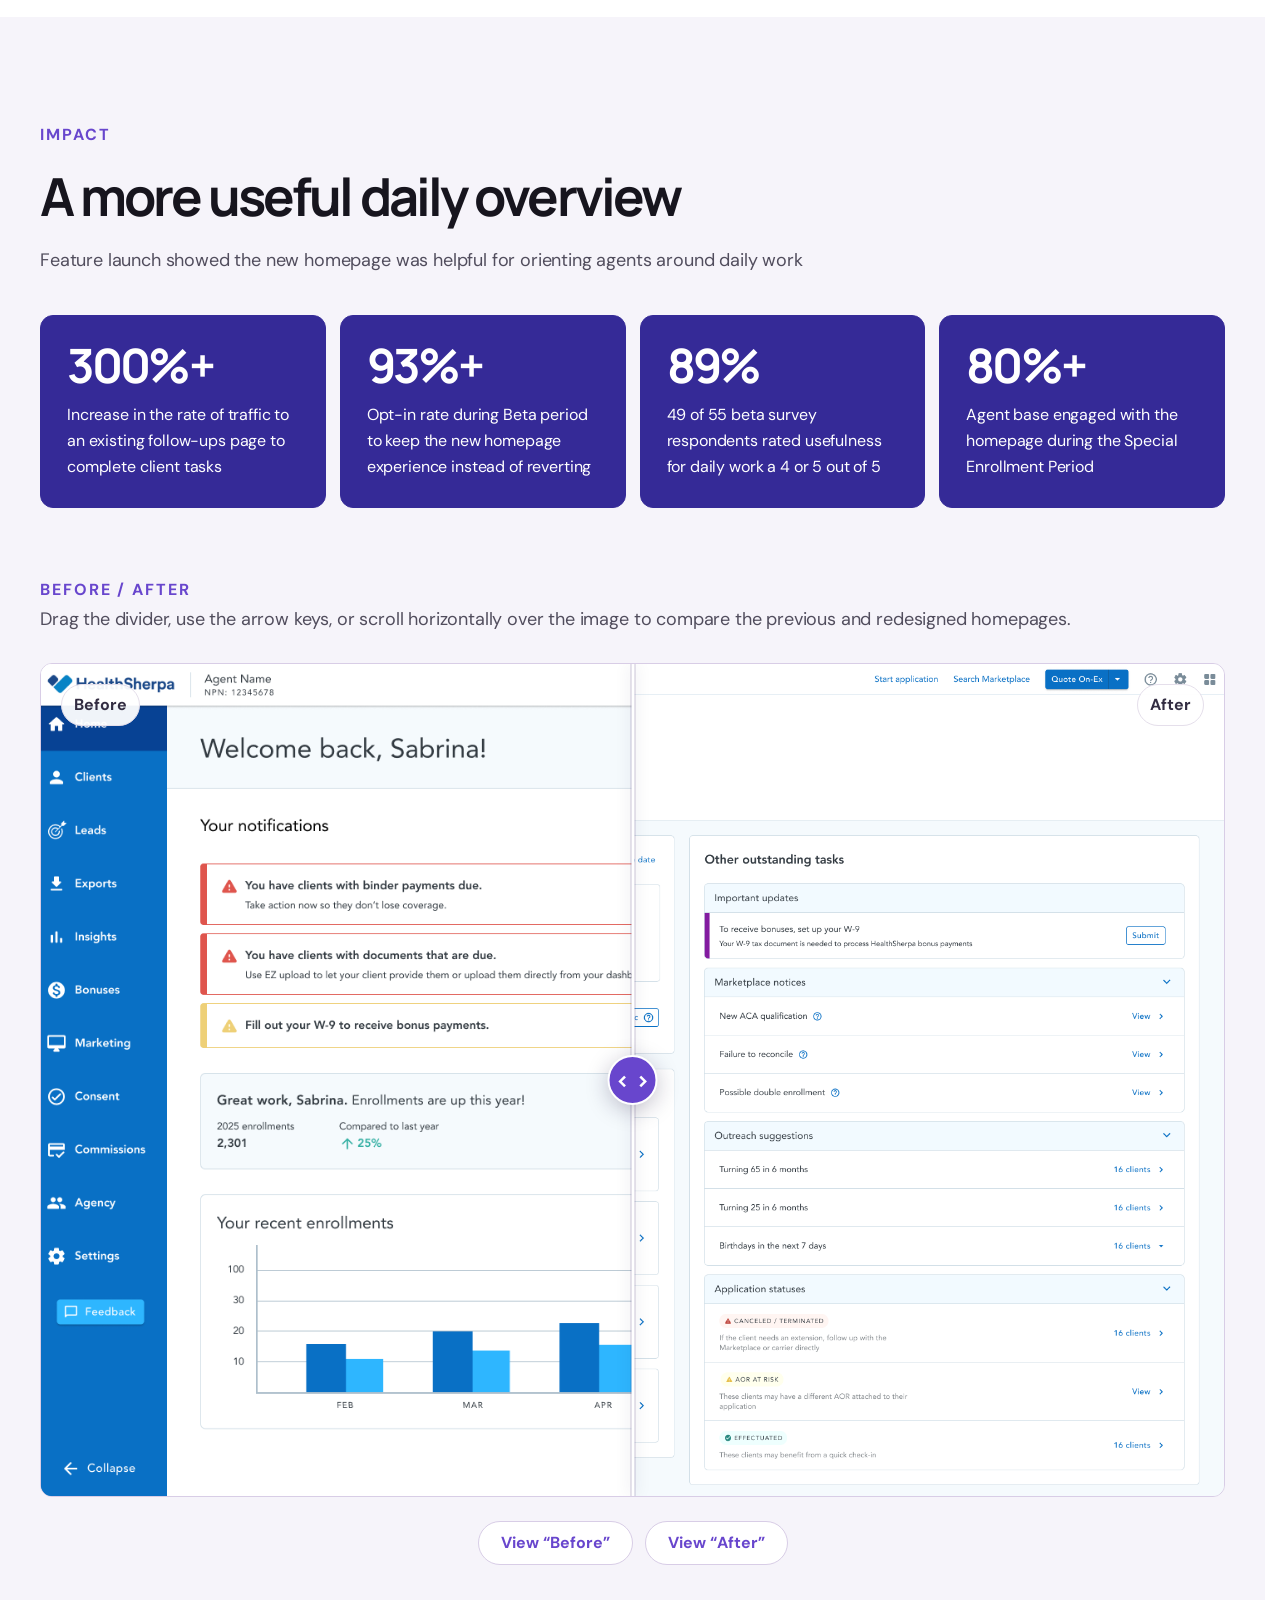
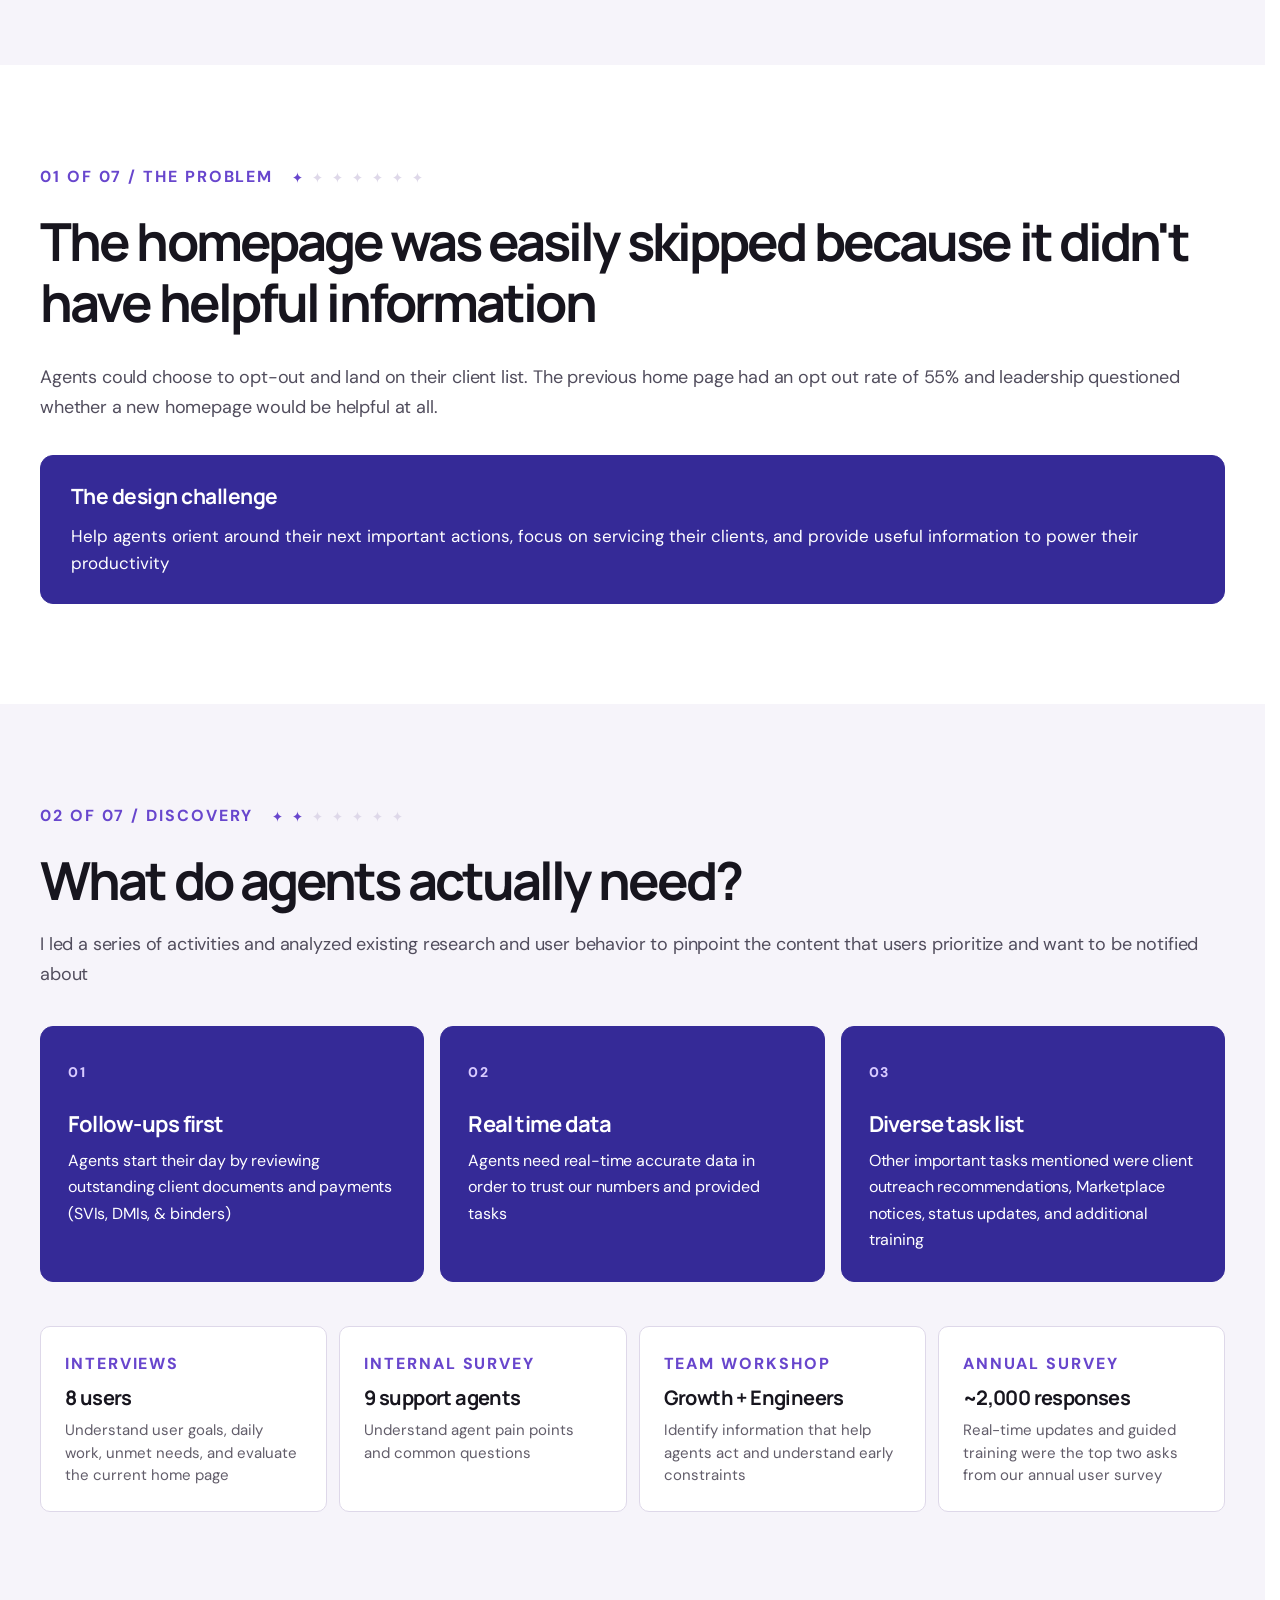
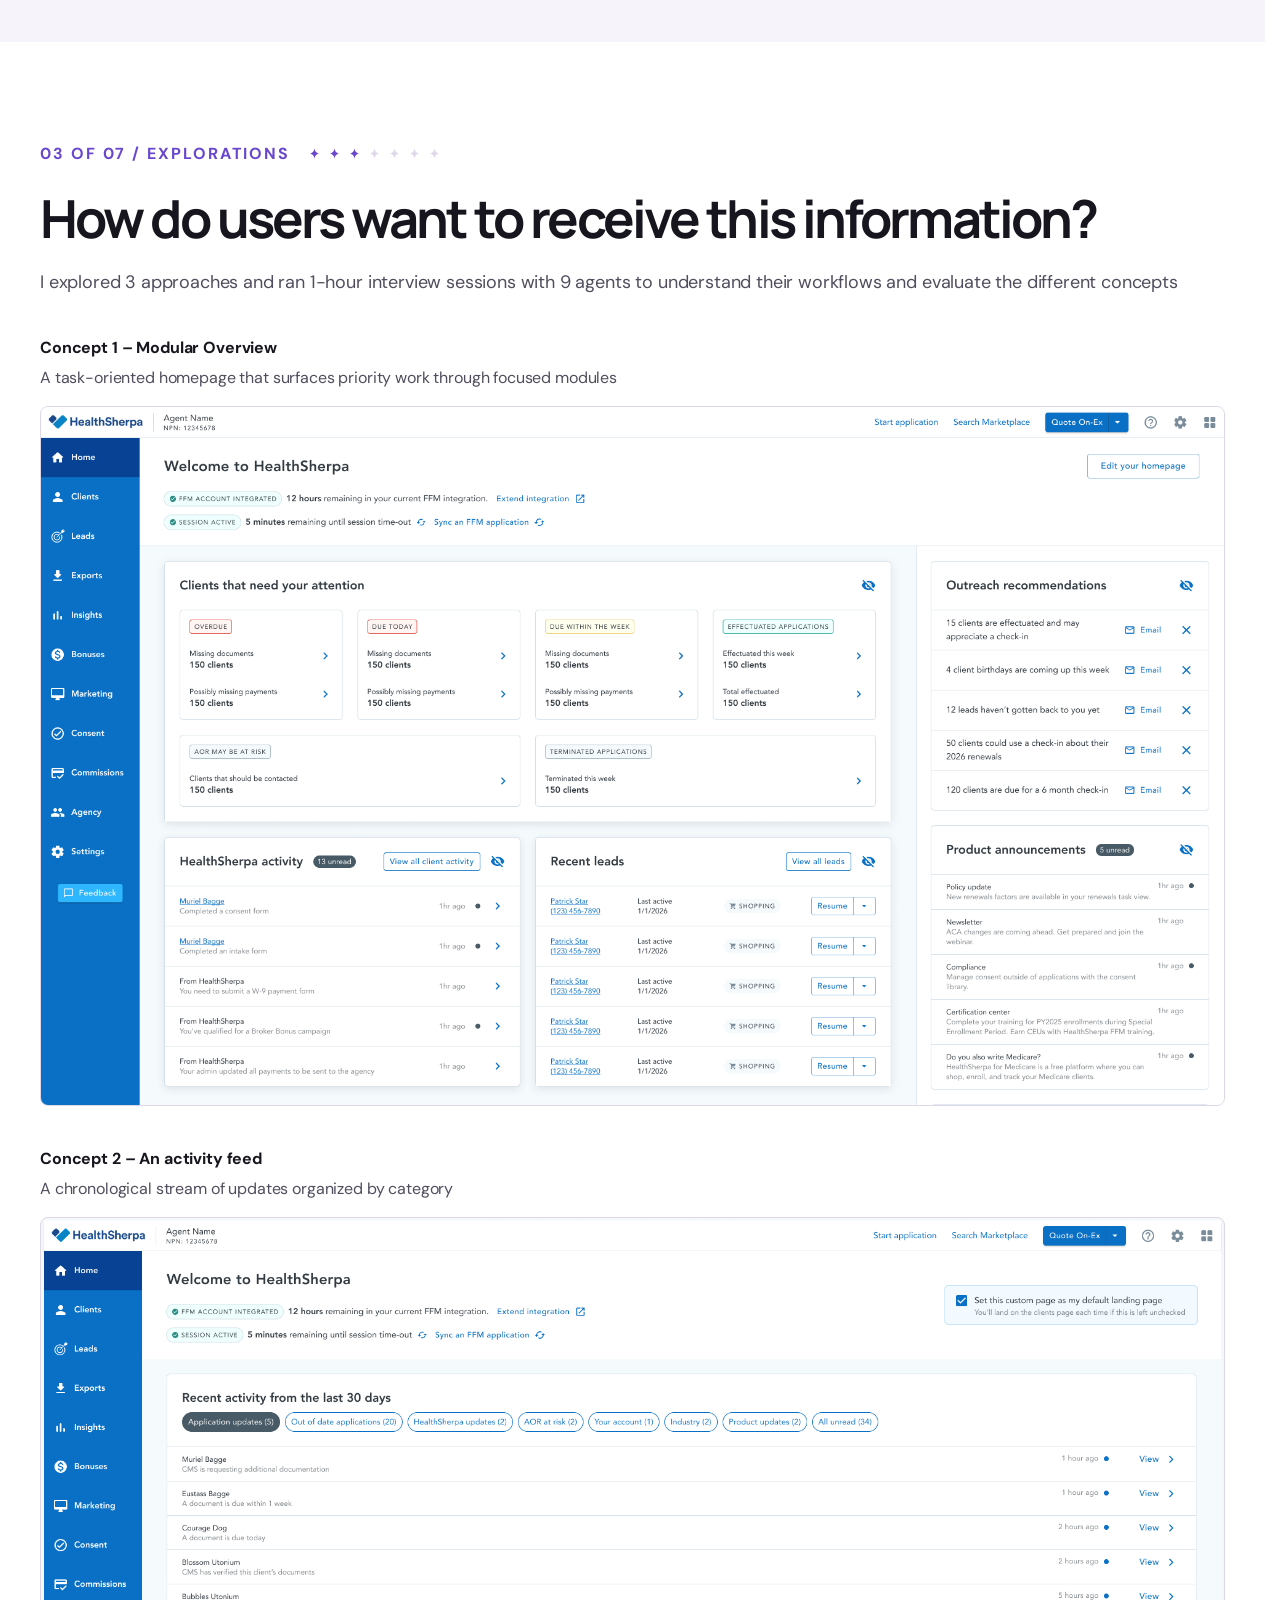
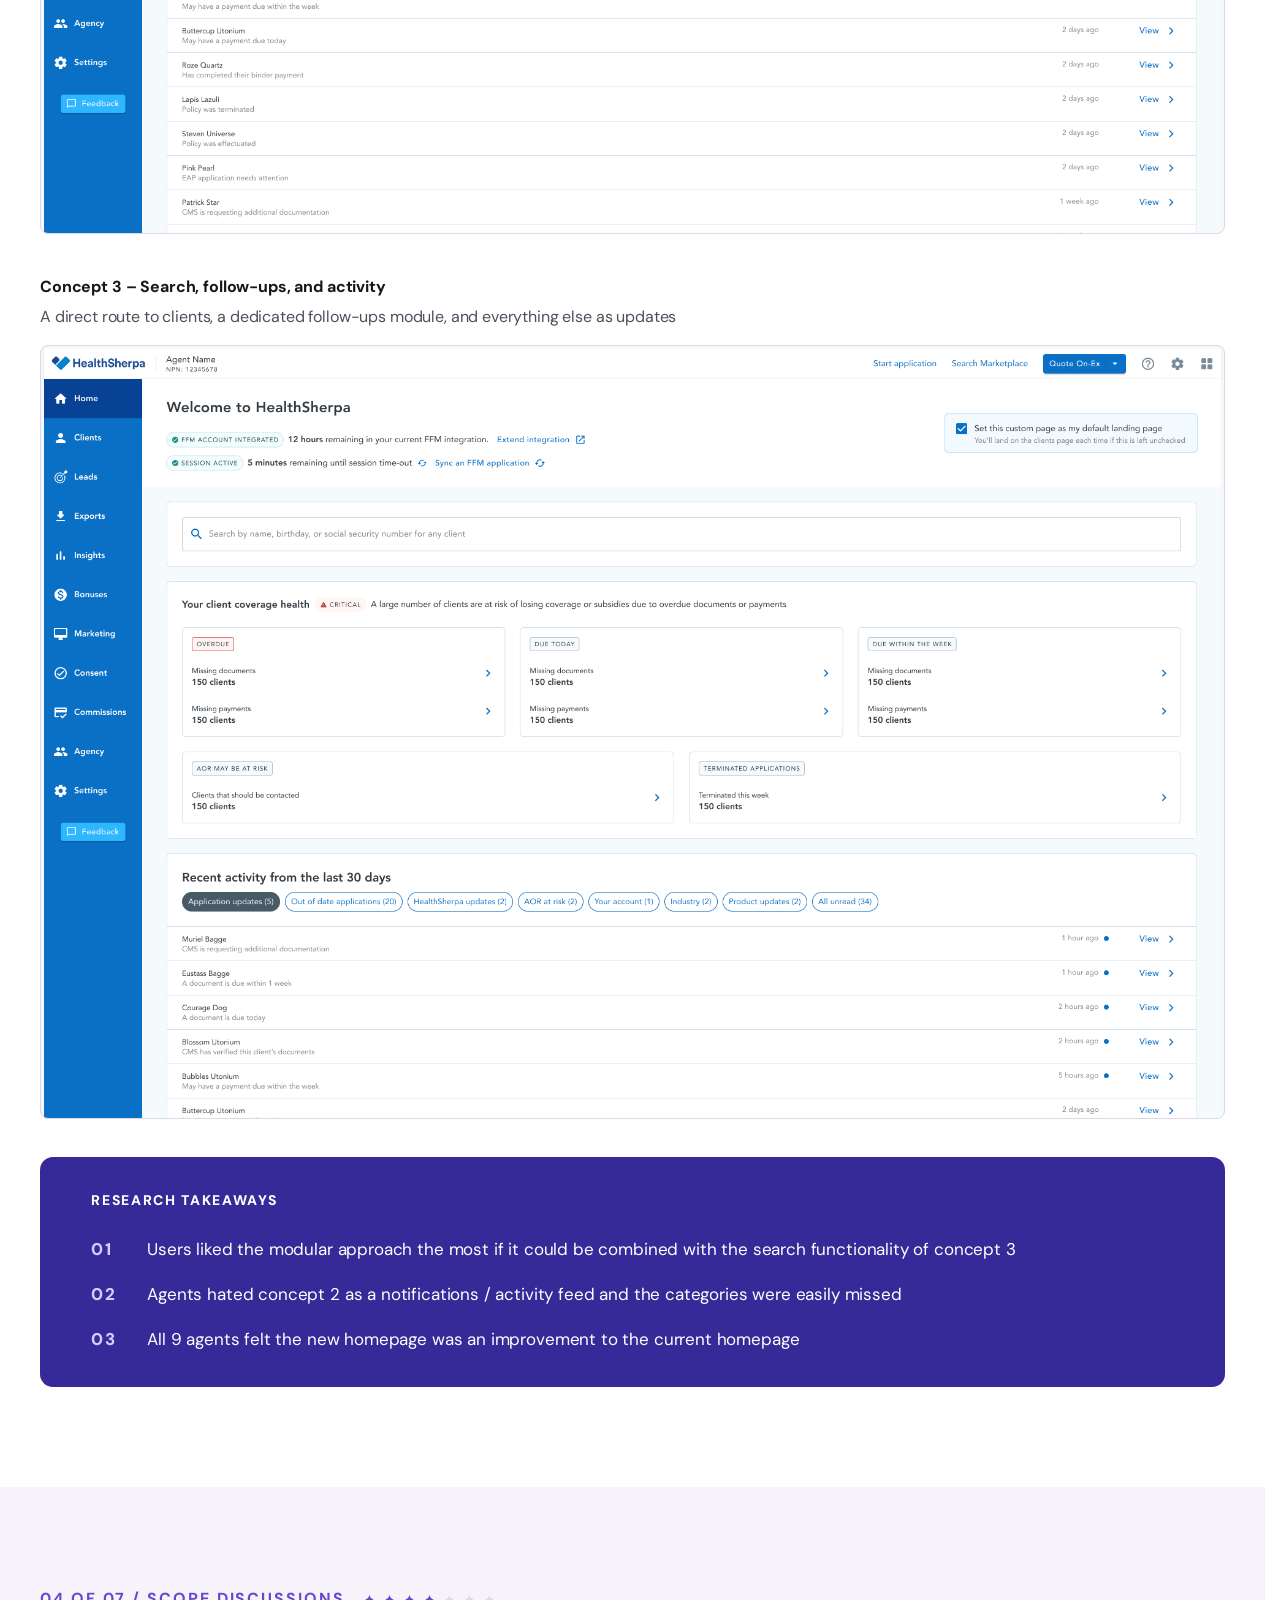
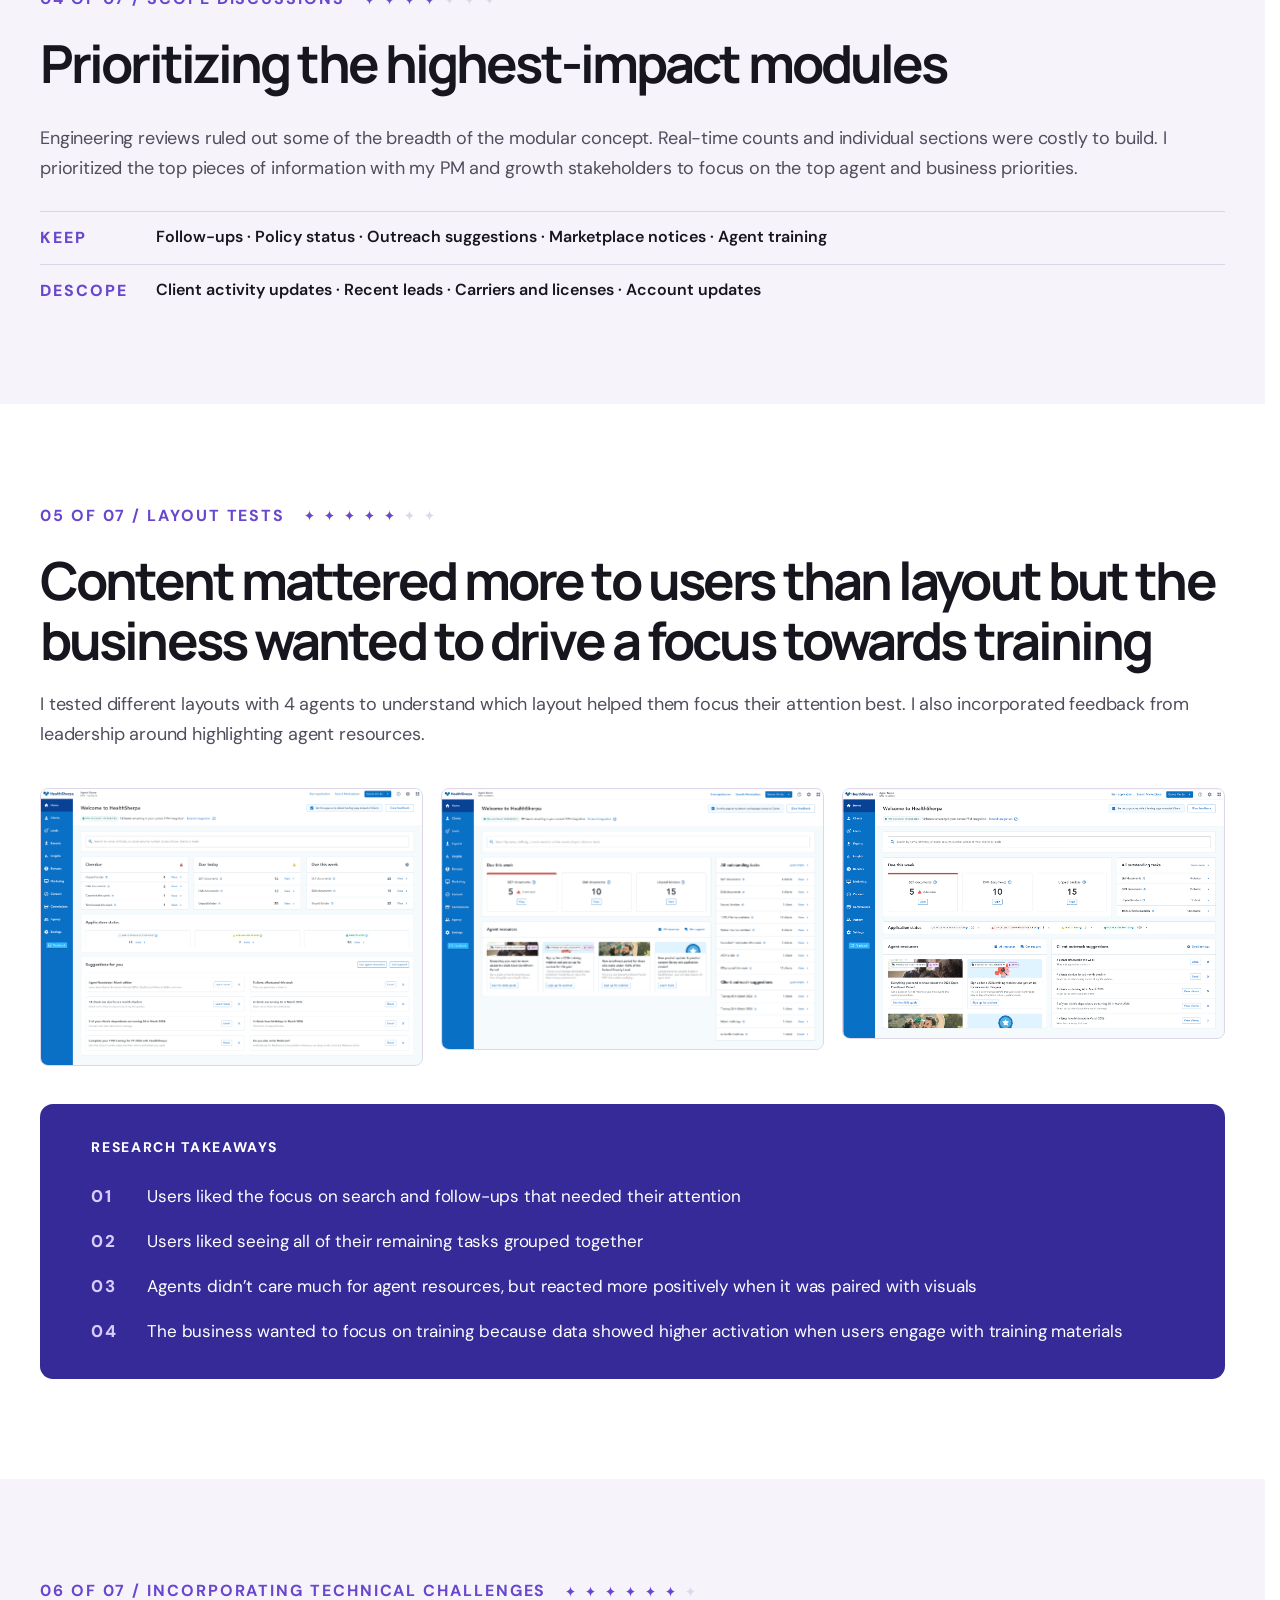
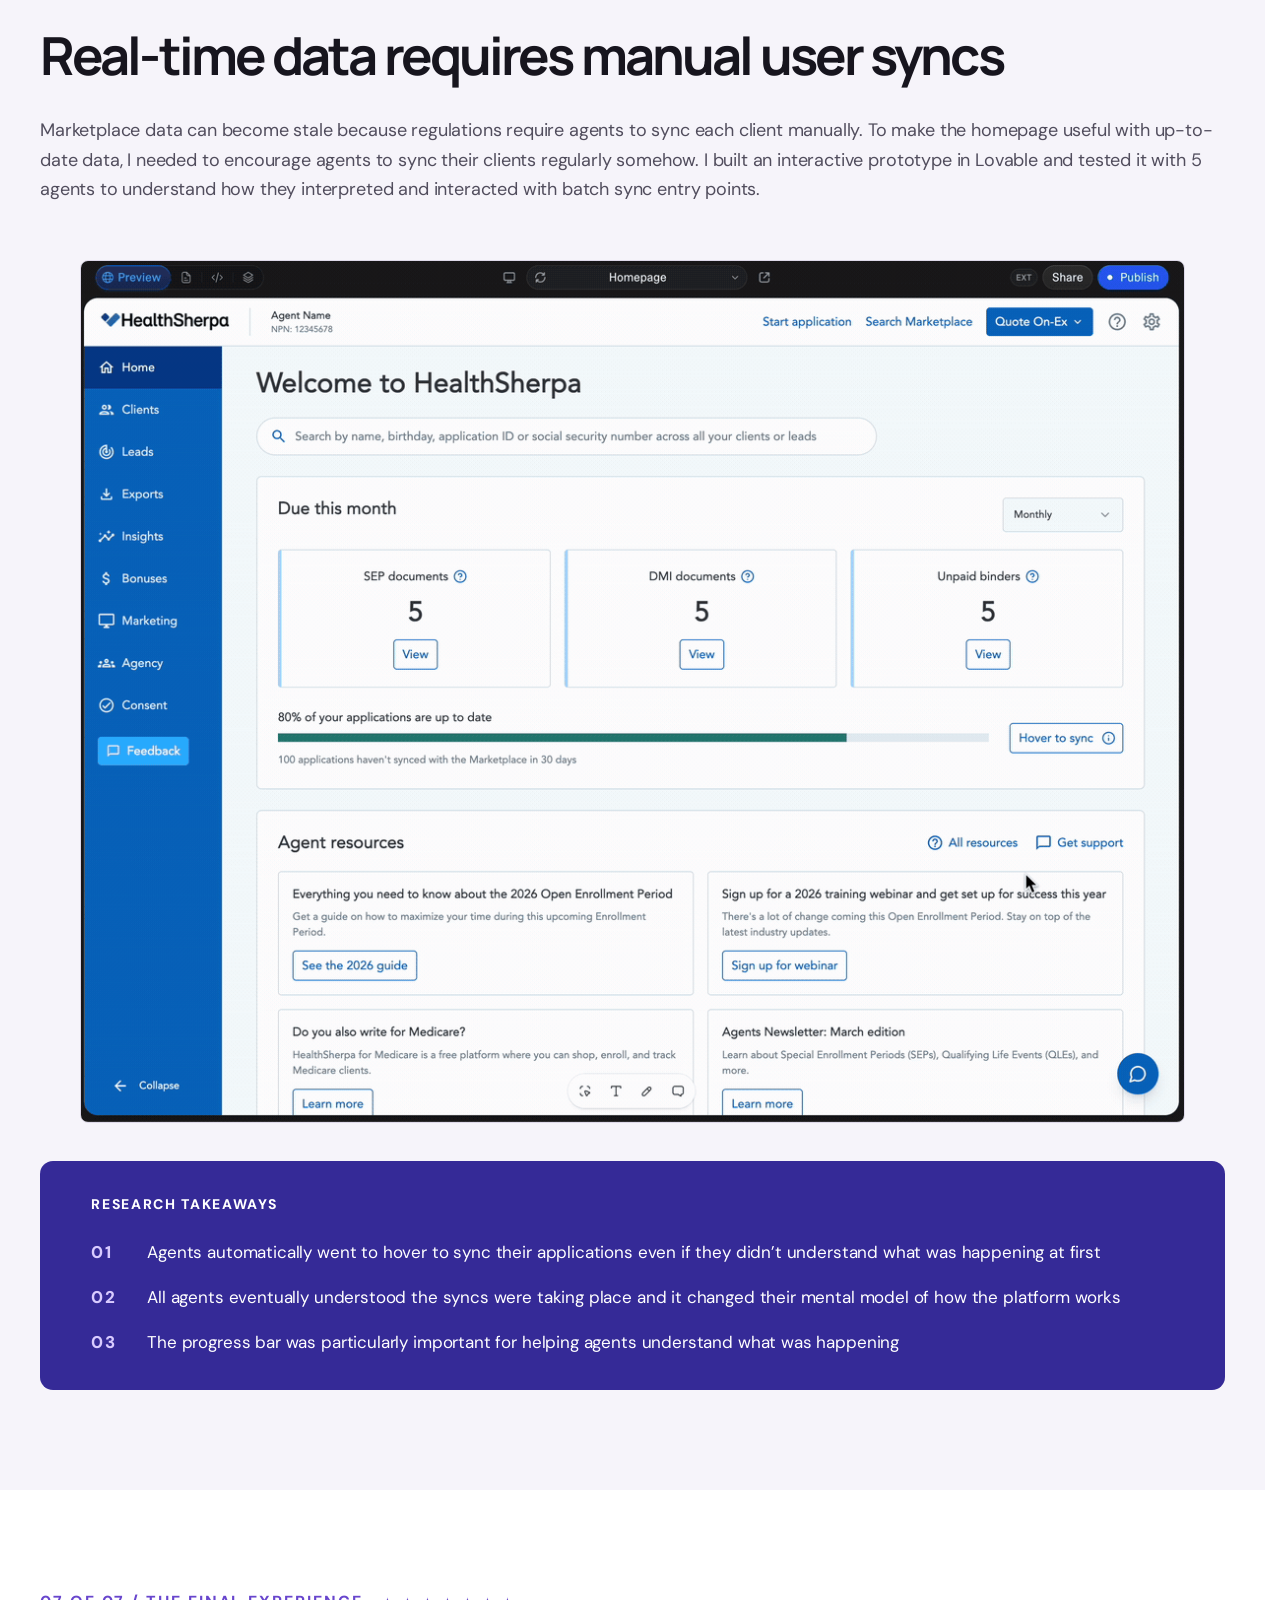
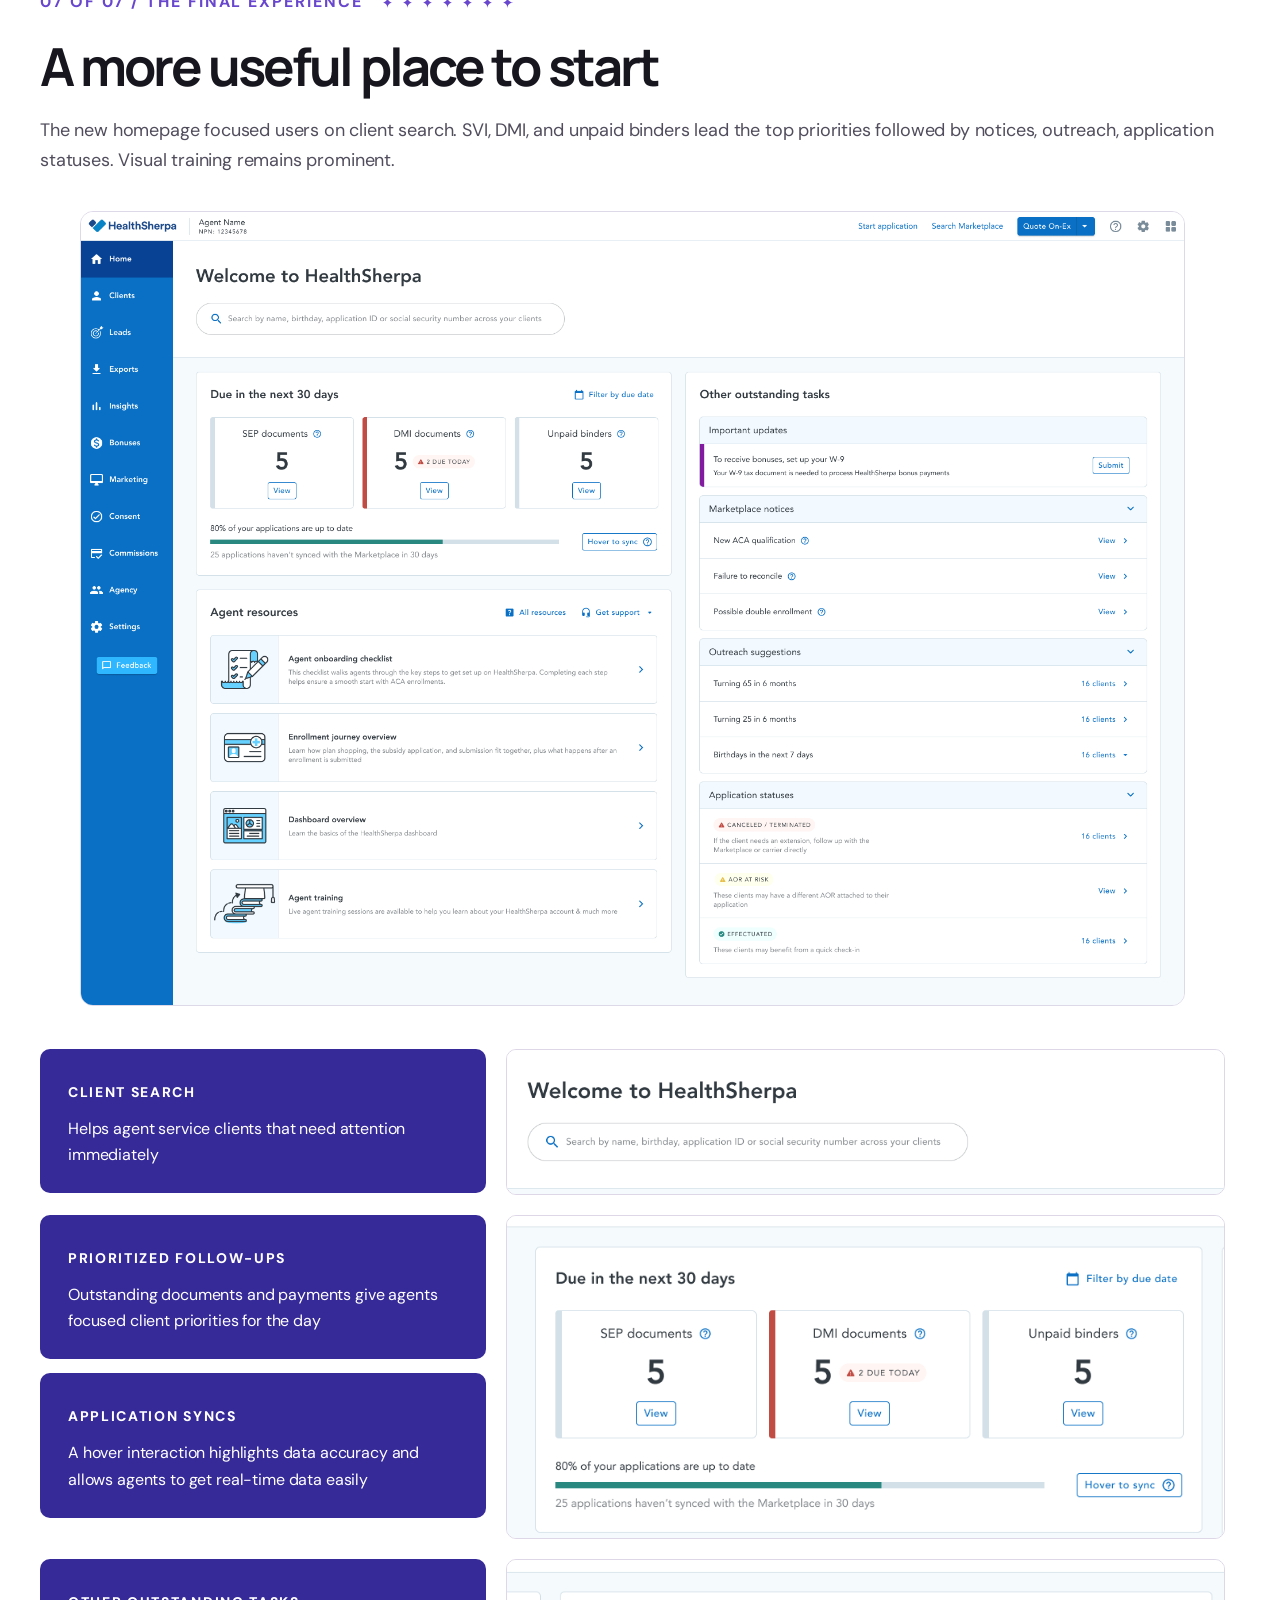
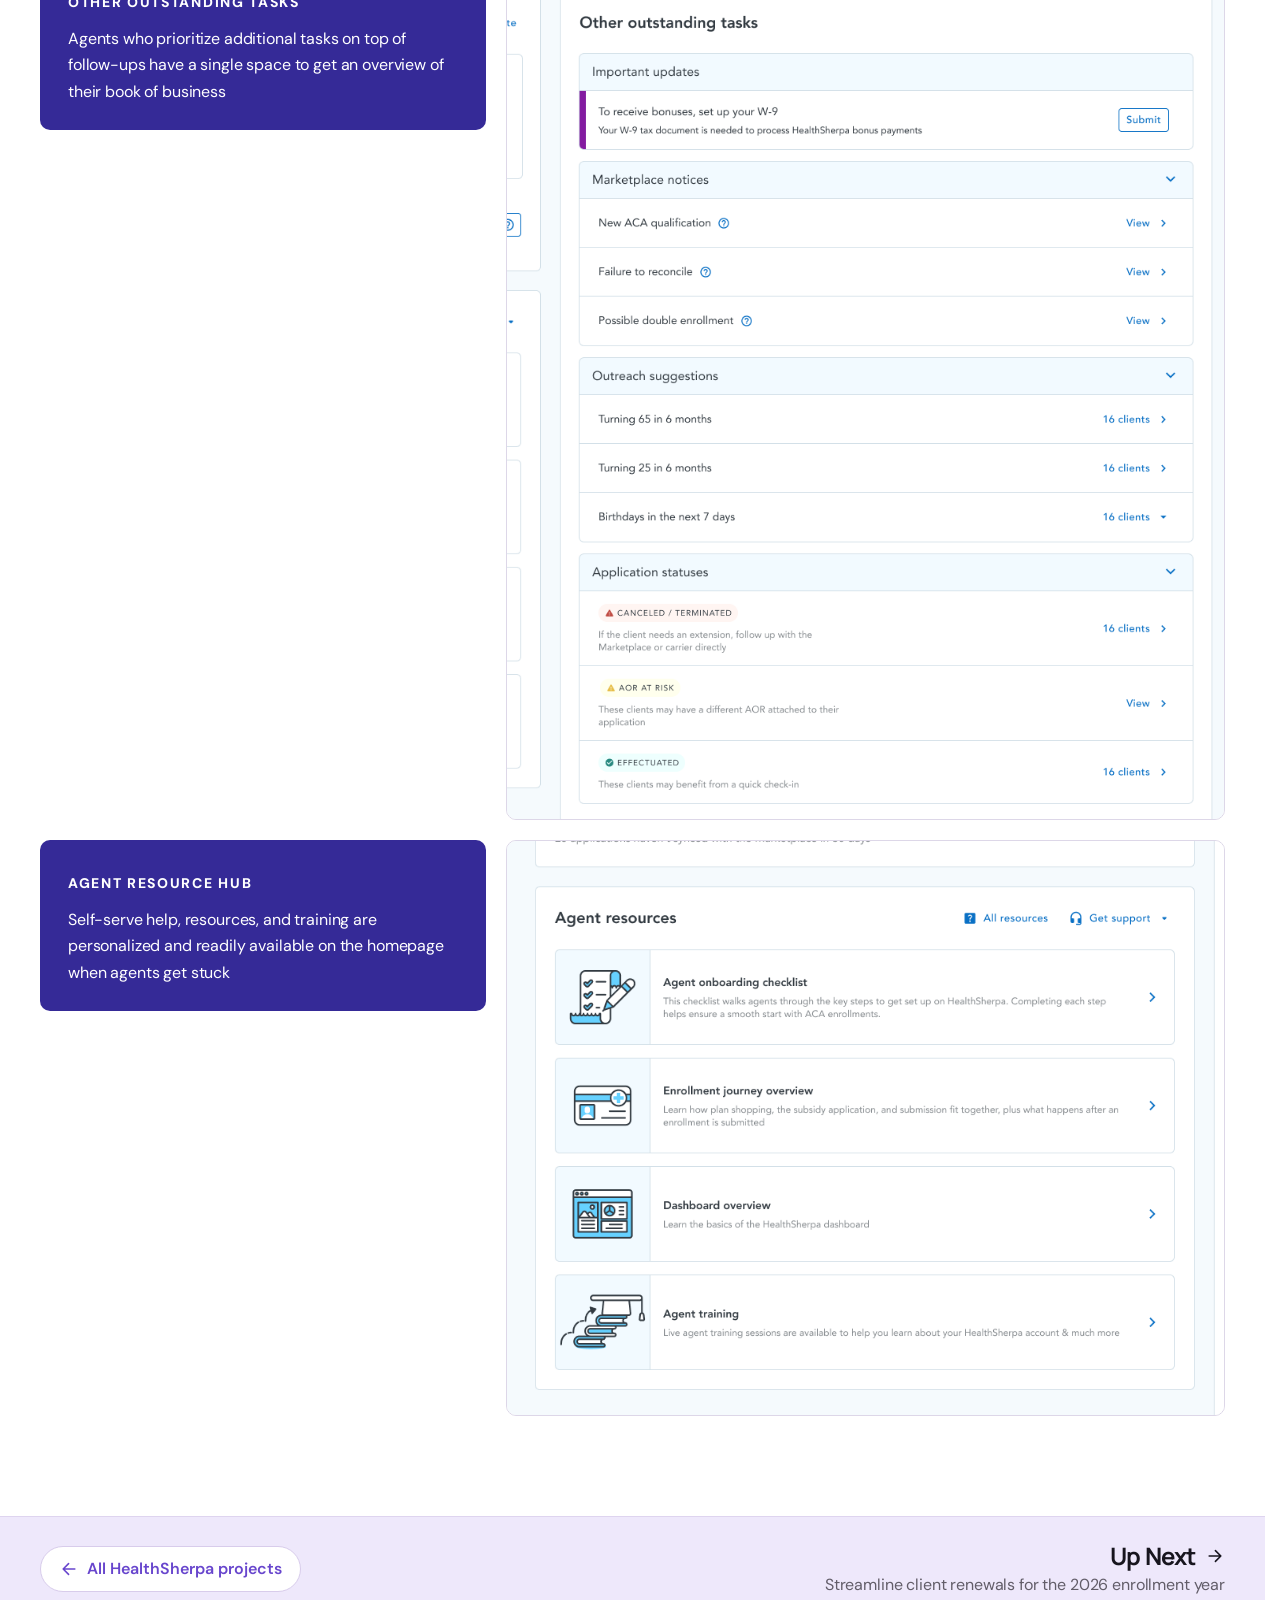
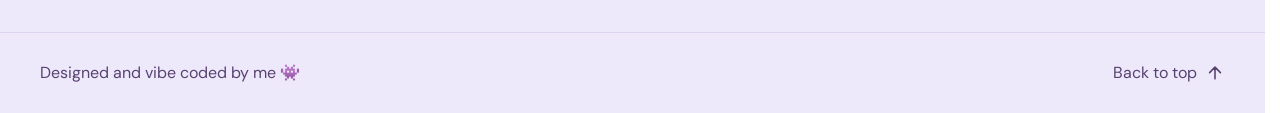
<file: work/healthsherpa/1/index.html>
<!doctype html><html lang="en"><head><meta charset="UTF-8"><meta name="viewport" content="width=device-width, initial-scale=1"><meta name="theme-color" content="#f8f7fb"><link rel="icon" type="image/svg+xml" href="../../../assets/favicon-sparkle.svg?v=2"><title>Agent homepage redesign — HealthSherpa | Amber Tang</title><meta name="description" content="A case study of Amber Tang’s HealthSherpa agent homepage redesign: research, prioritized follow-ups, data freshness, and beta outcomes."><link rel="preconnect" href="https://fonts.googleapis.com"><link rel="preconnect" href="https://fonts.gstatic.com" crossorigin><link href="https://fonts.googleapis.com/css2?family=DM+Sans:wght@400;500;600;700&family=Manrope:wght@400;500;600;700;800&display=swap" rel="stylesheet"><link rel="stylesheet" href="../../../style.css?v=flat-header-buttons"><script src="../../../analytics.js?v=mobile-cafe" defer></script></head><body><div id="app"></div><script src="../../../app.js?v=interactive-link" defer></script></body></html>
</file>
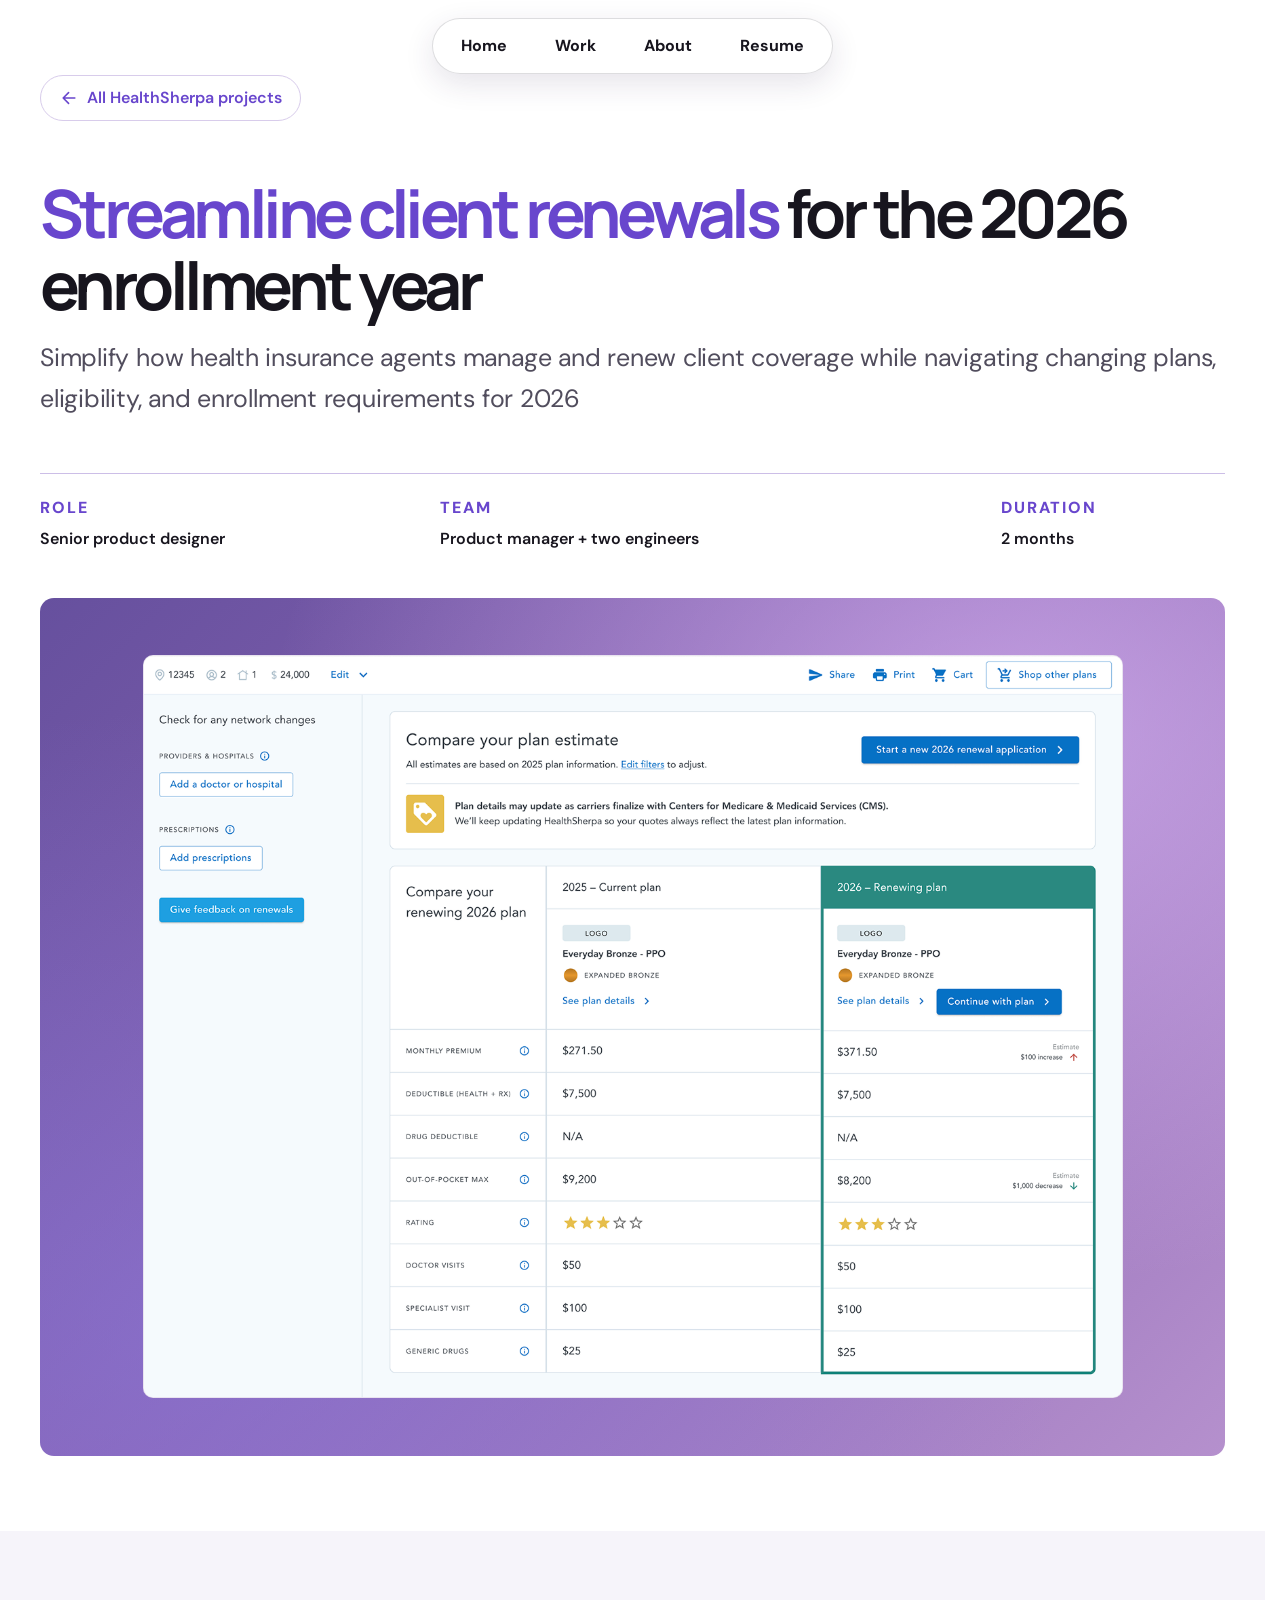
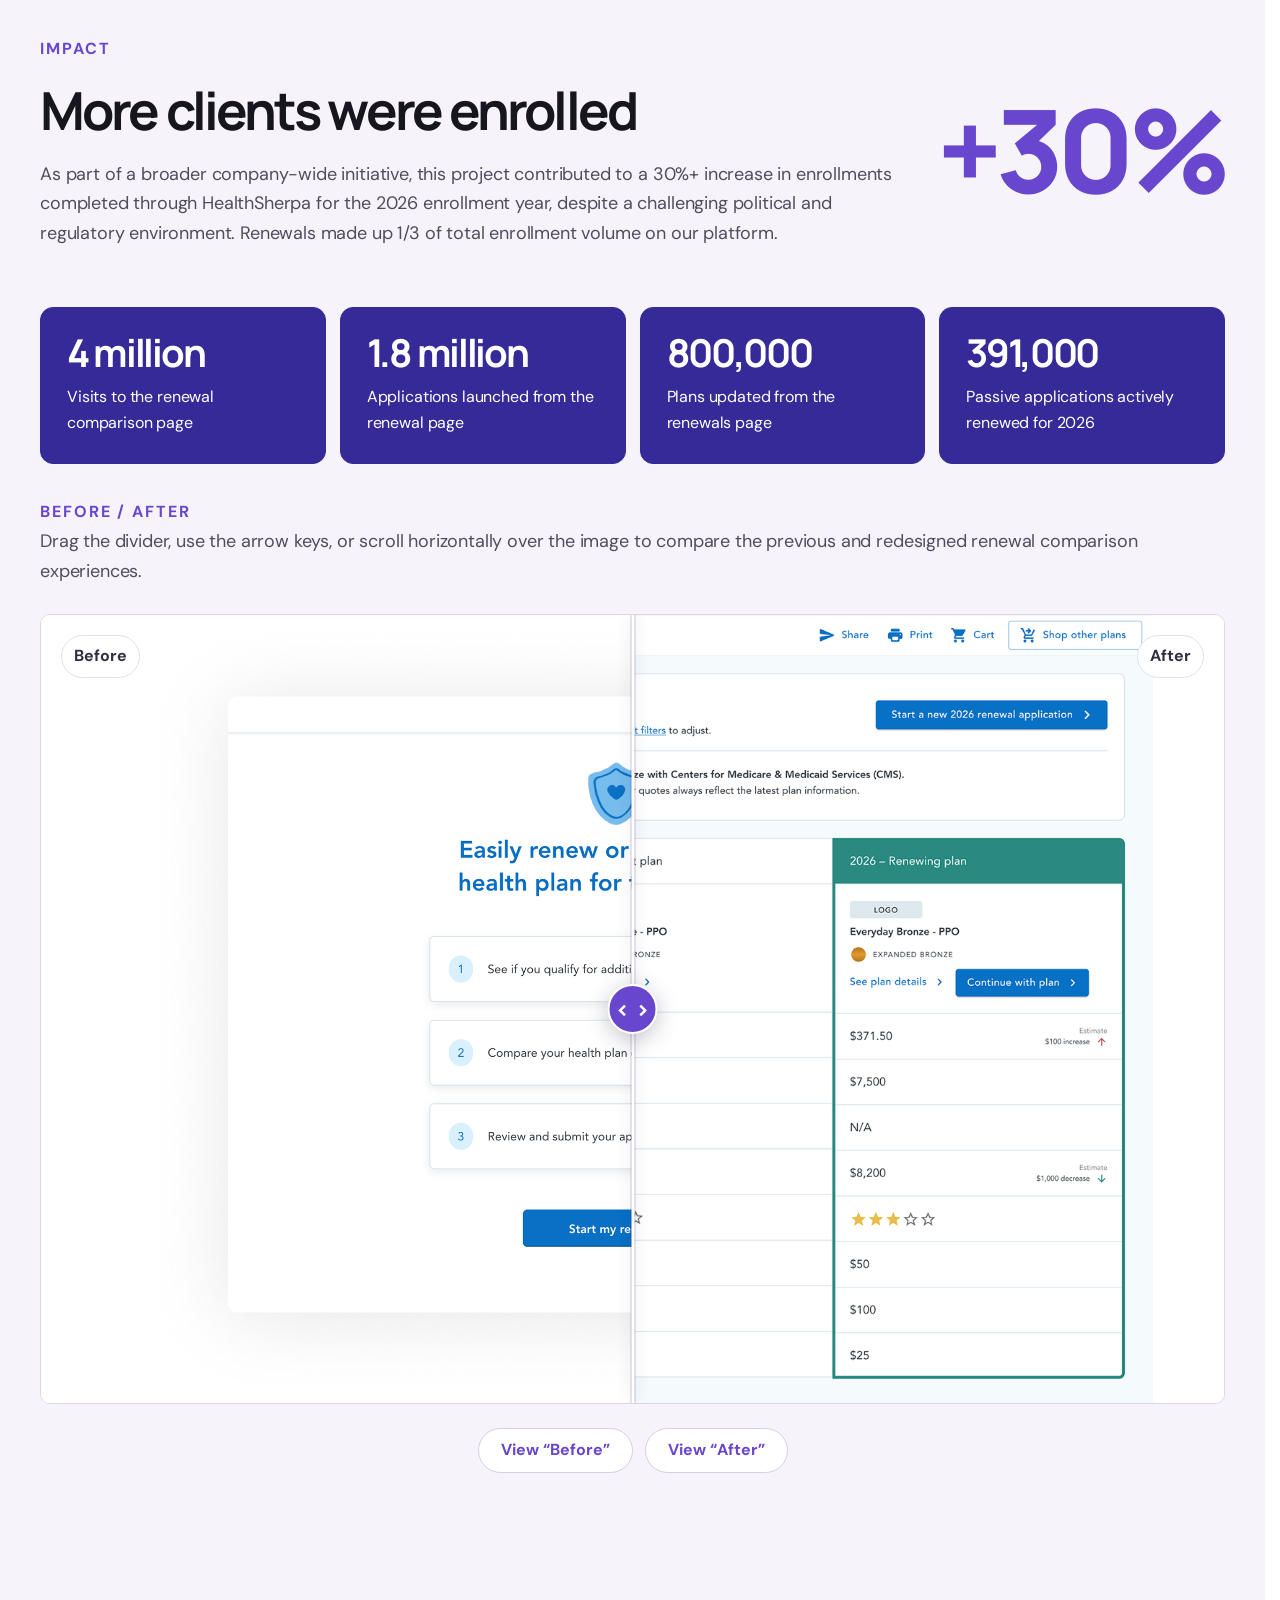
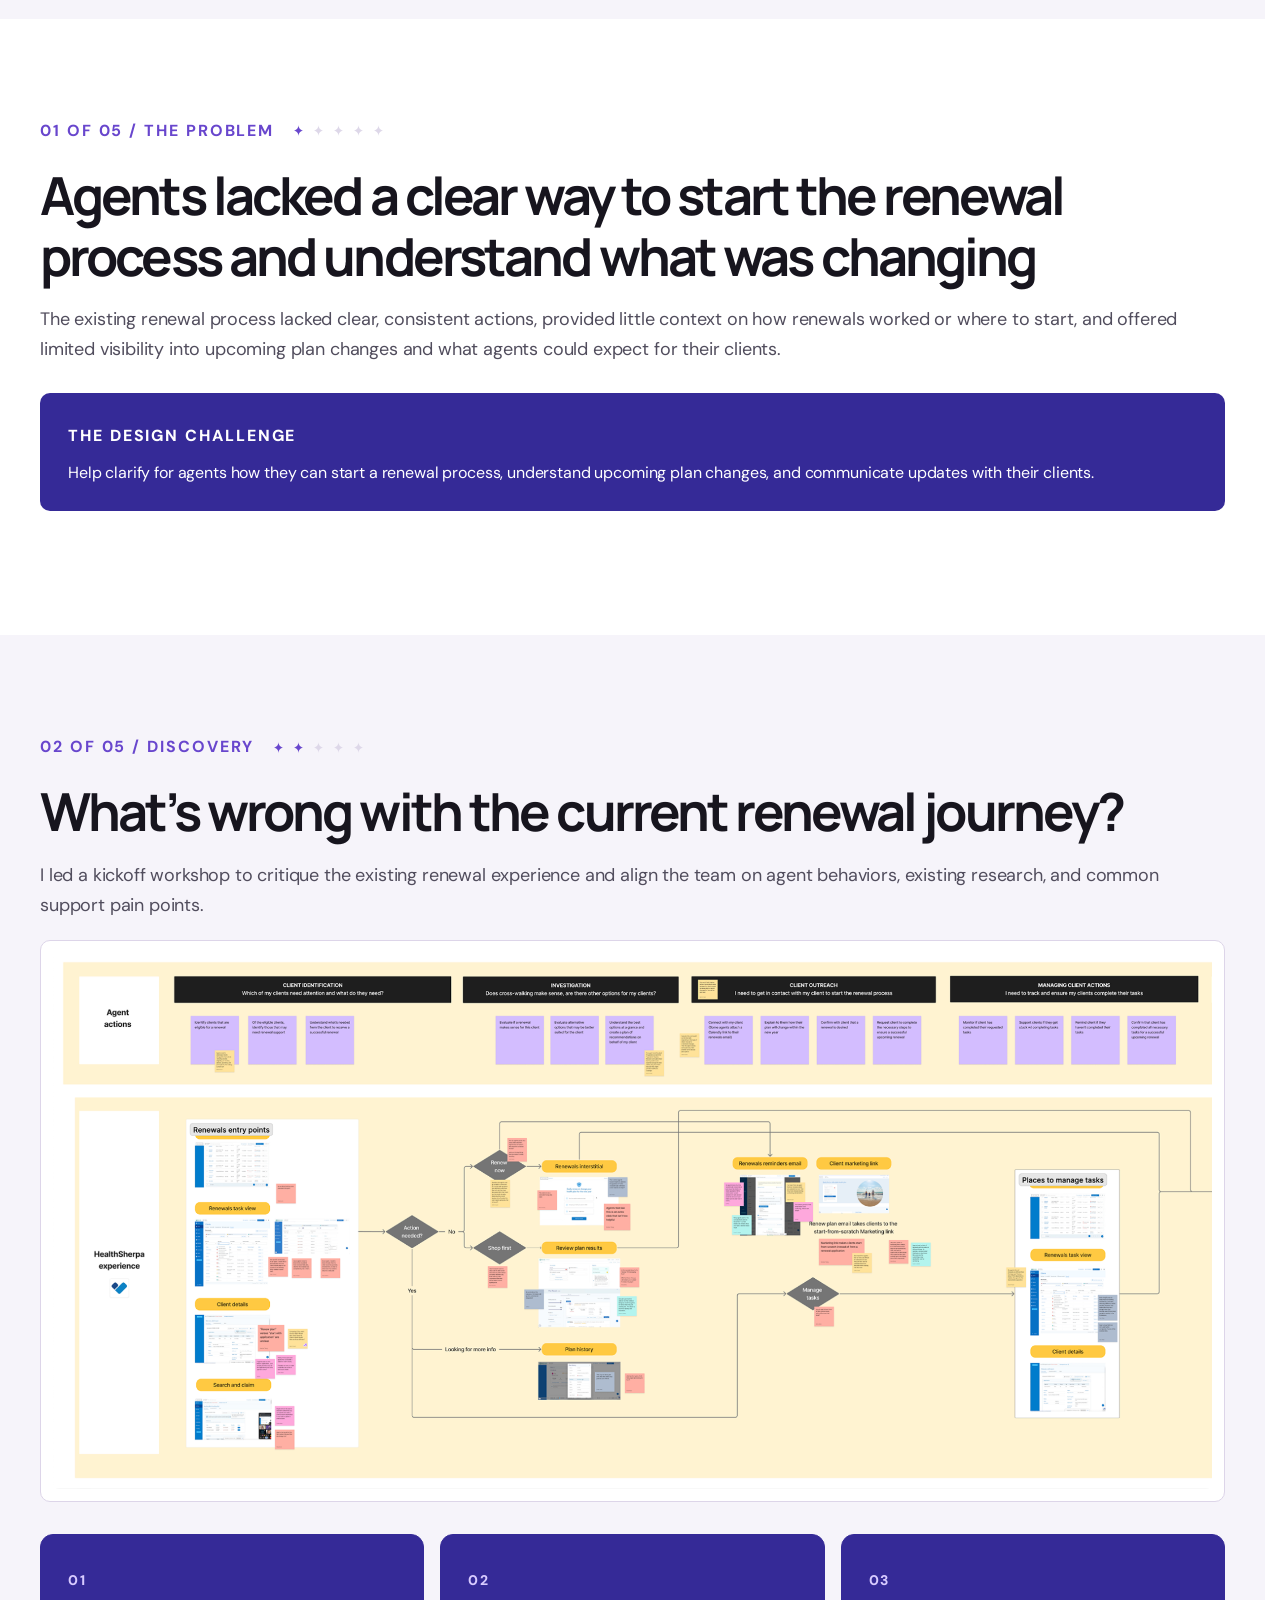
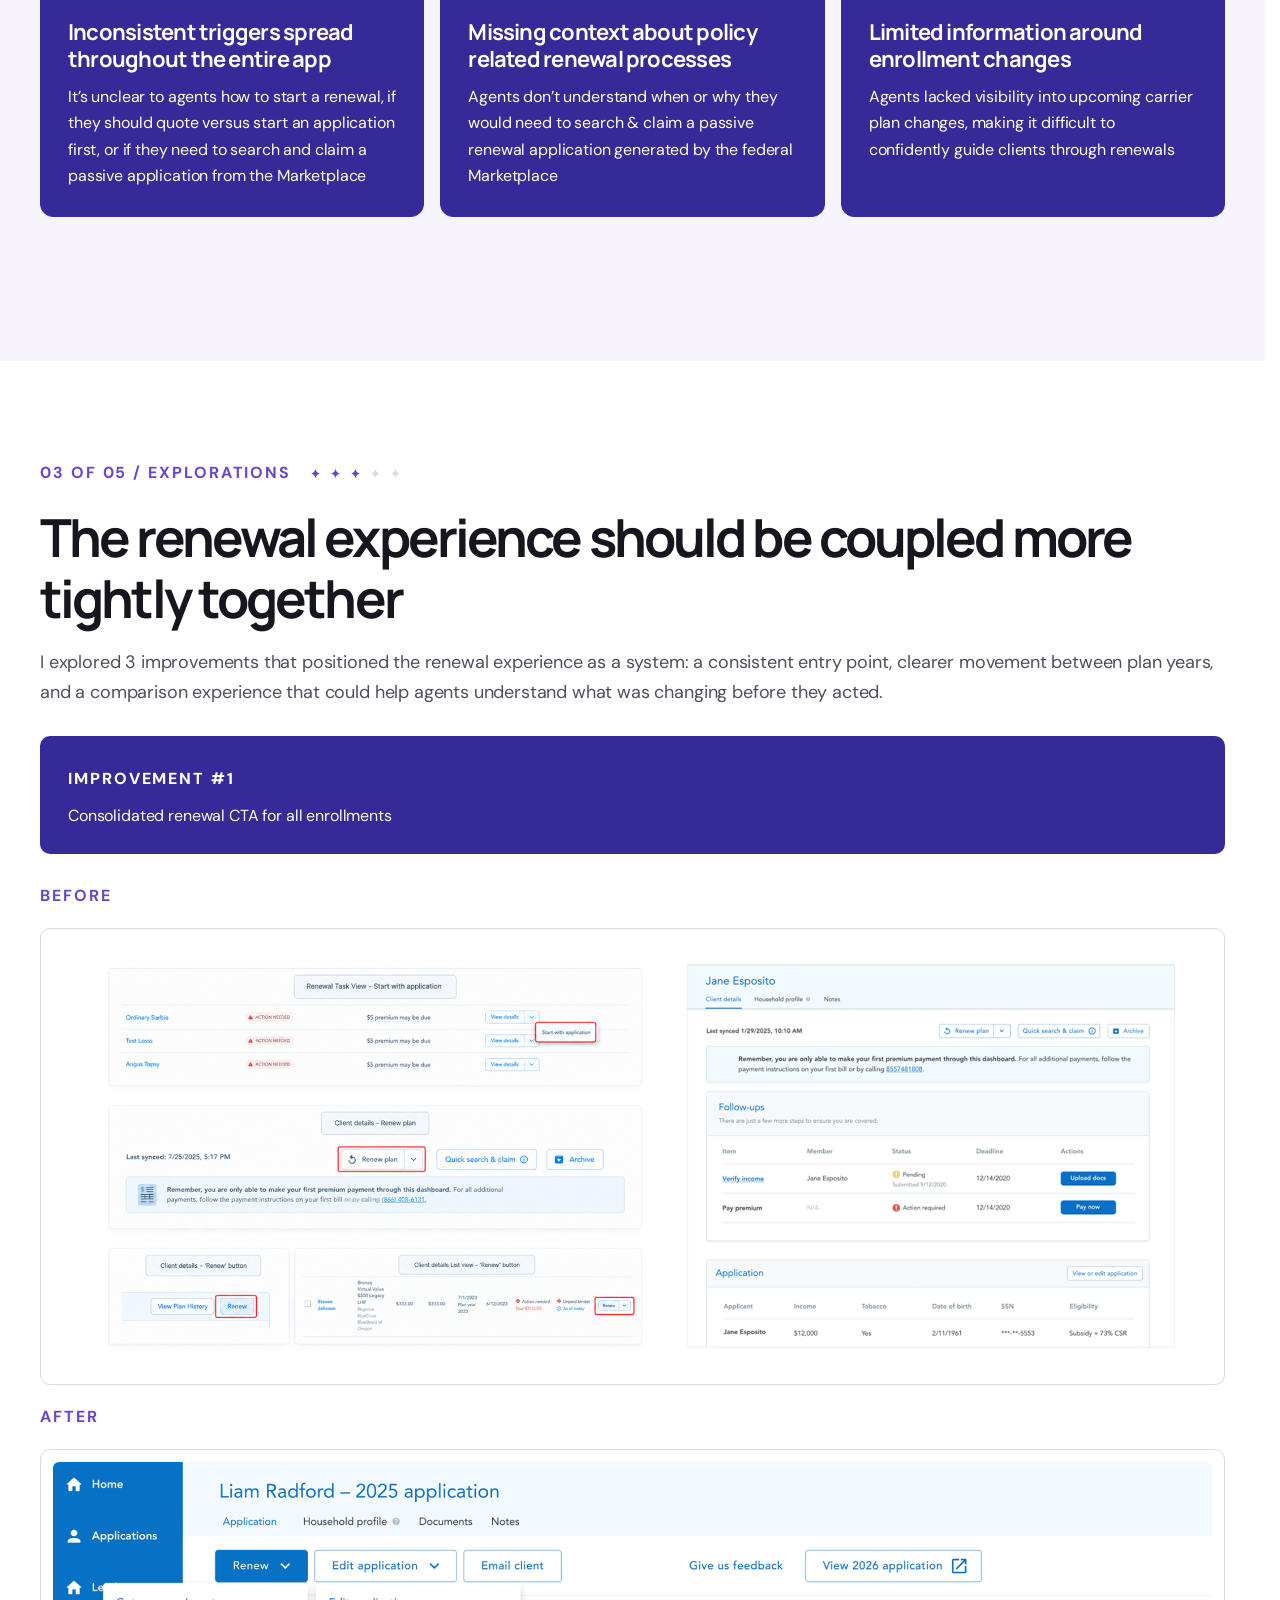
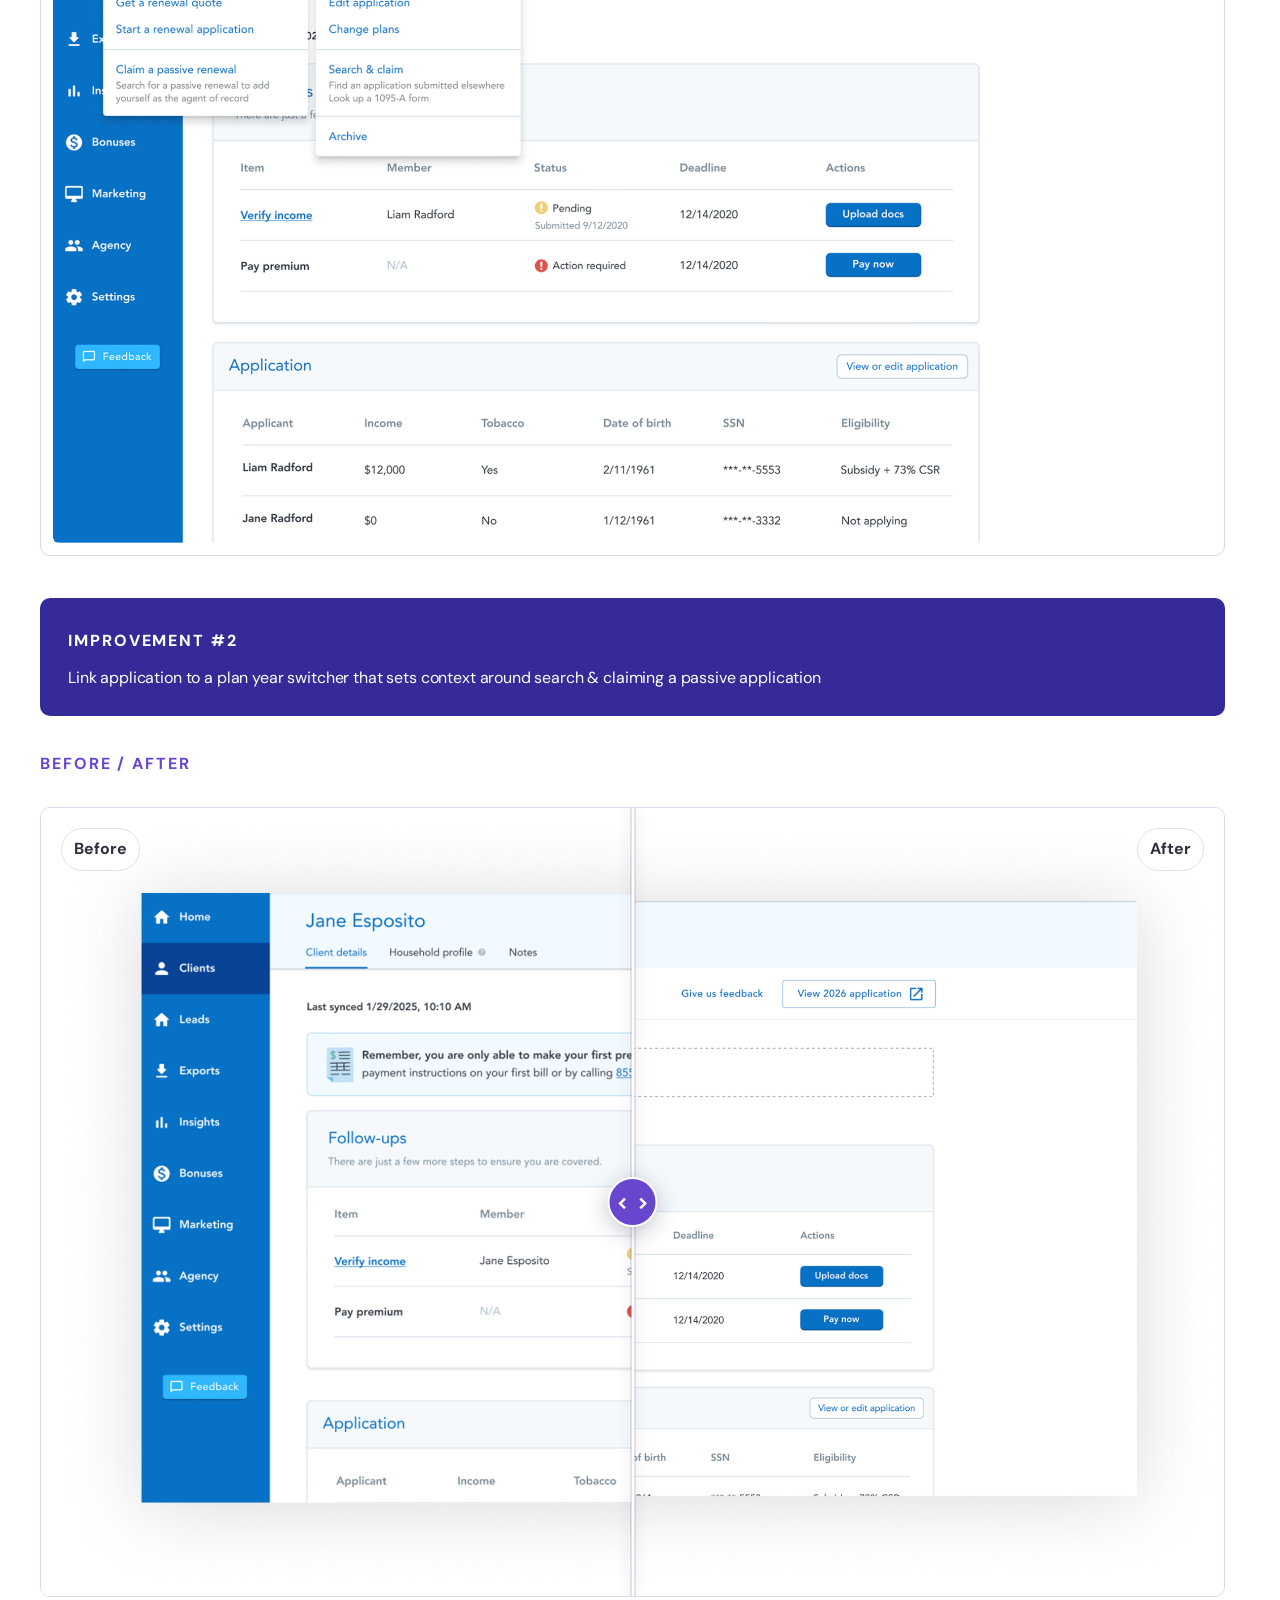
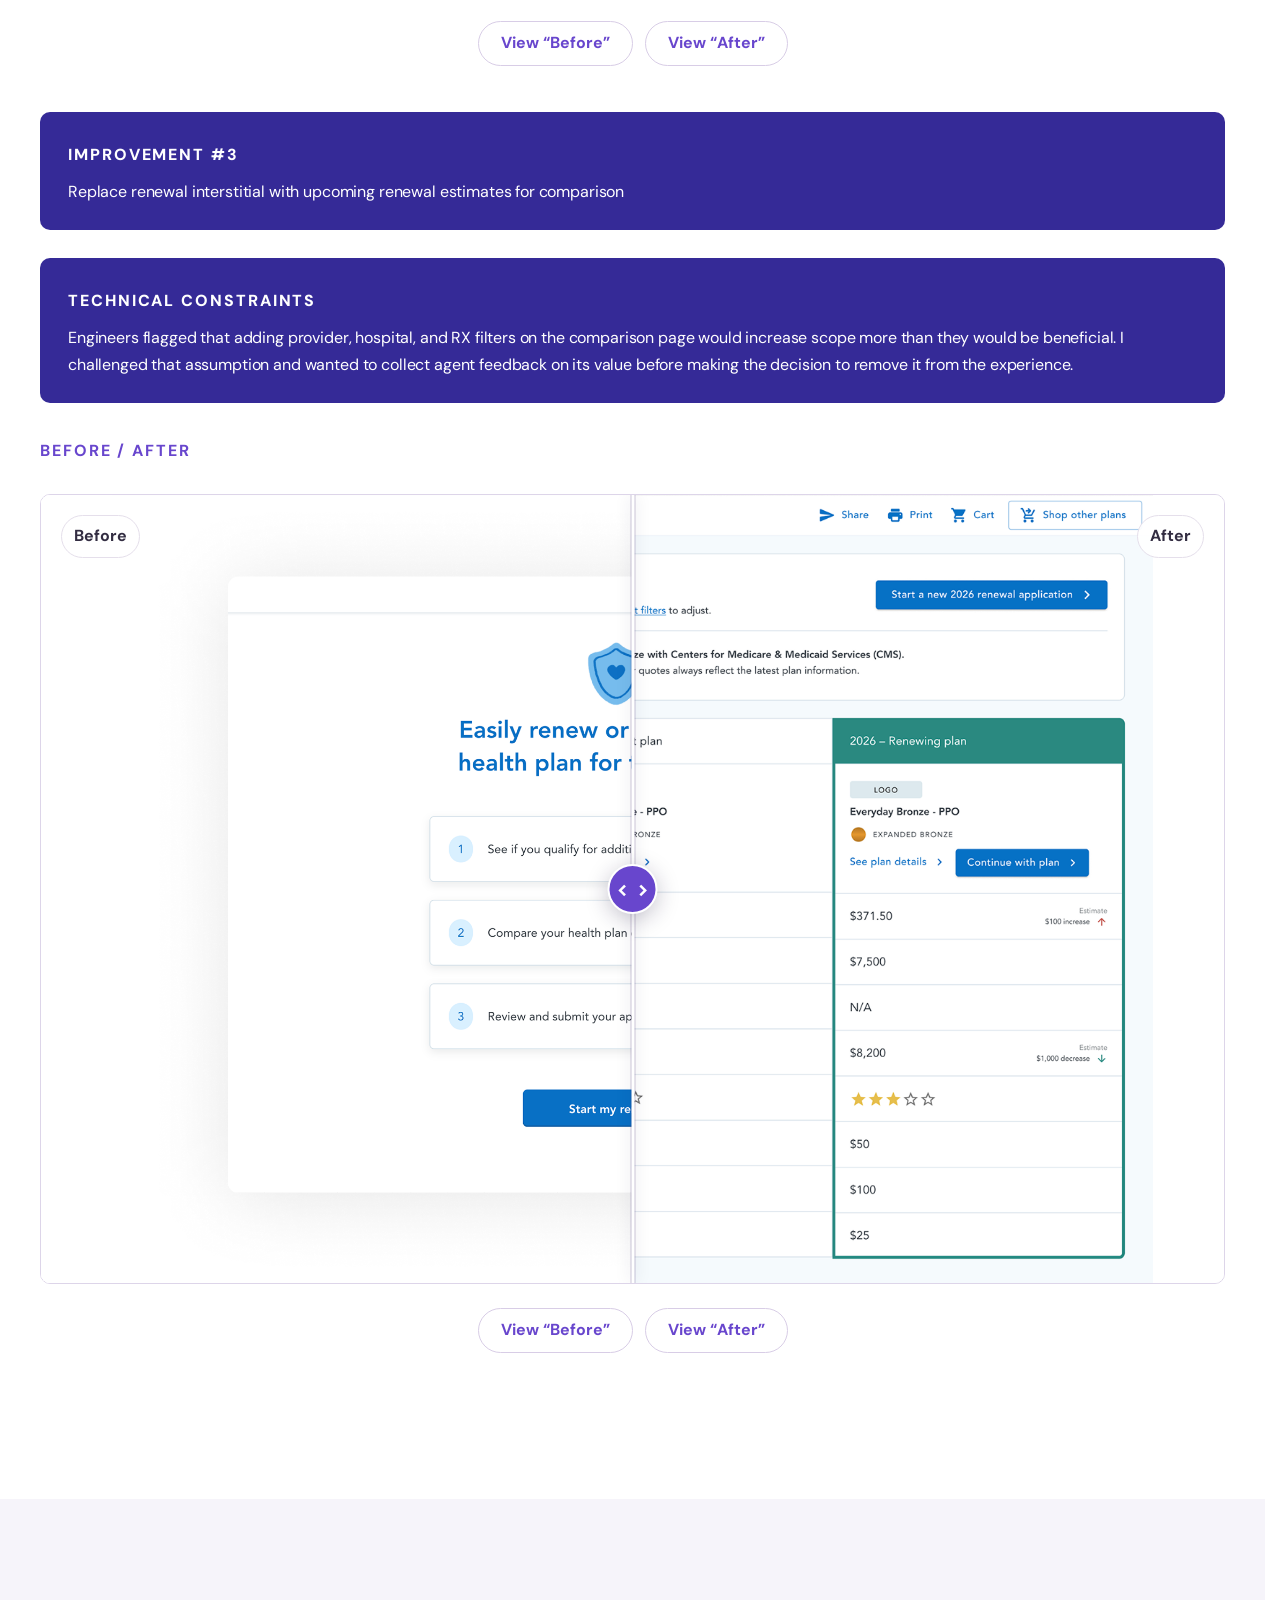
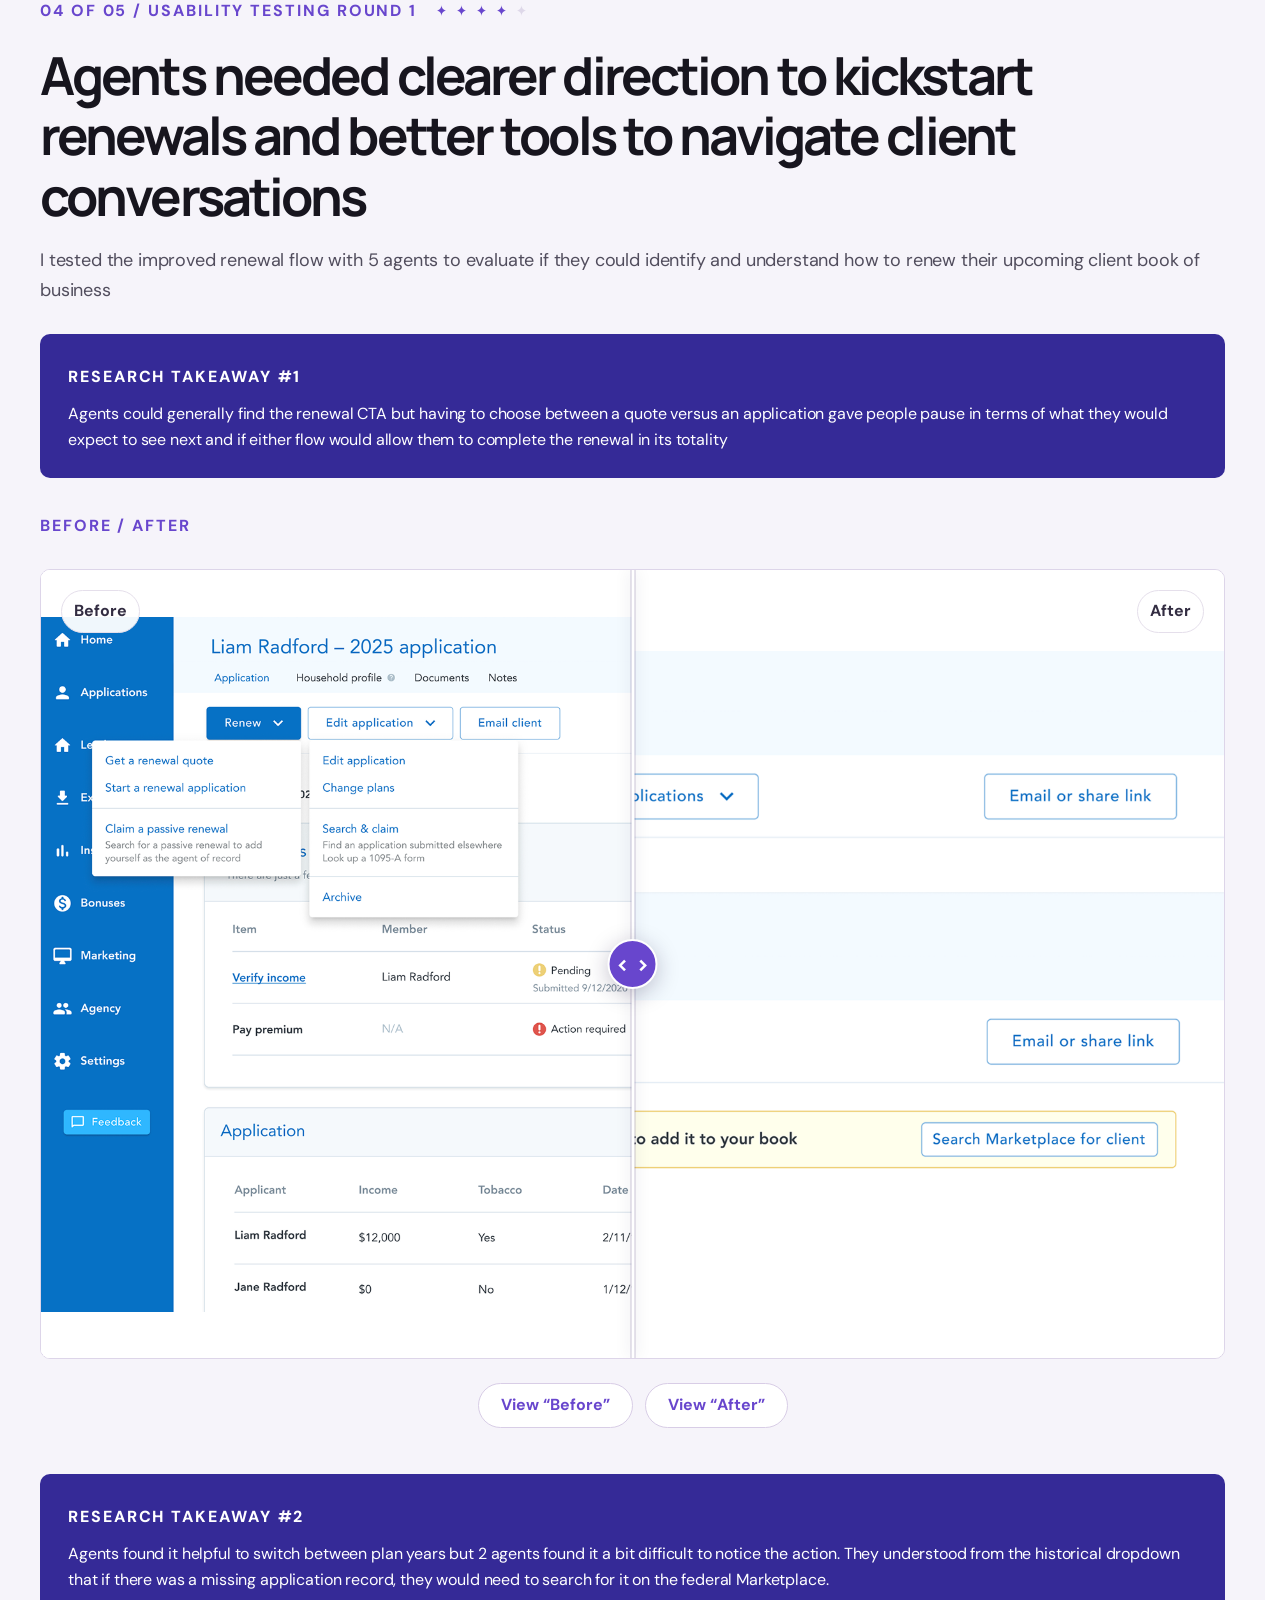
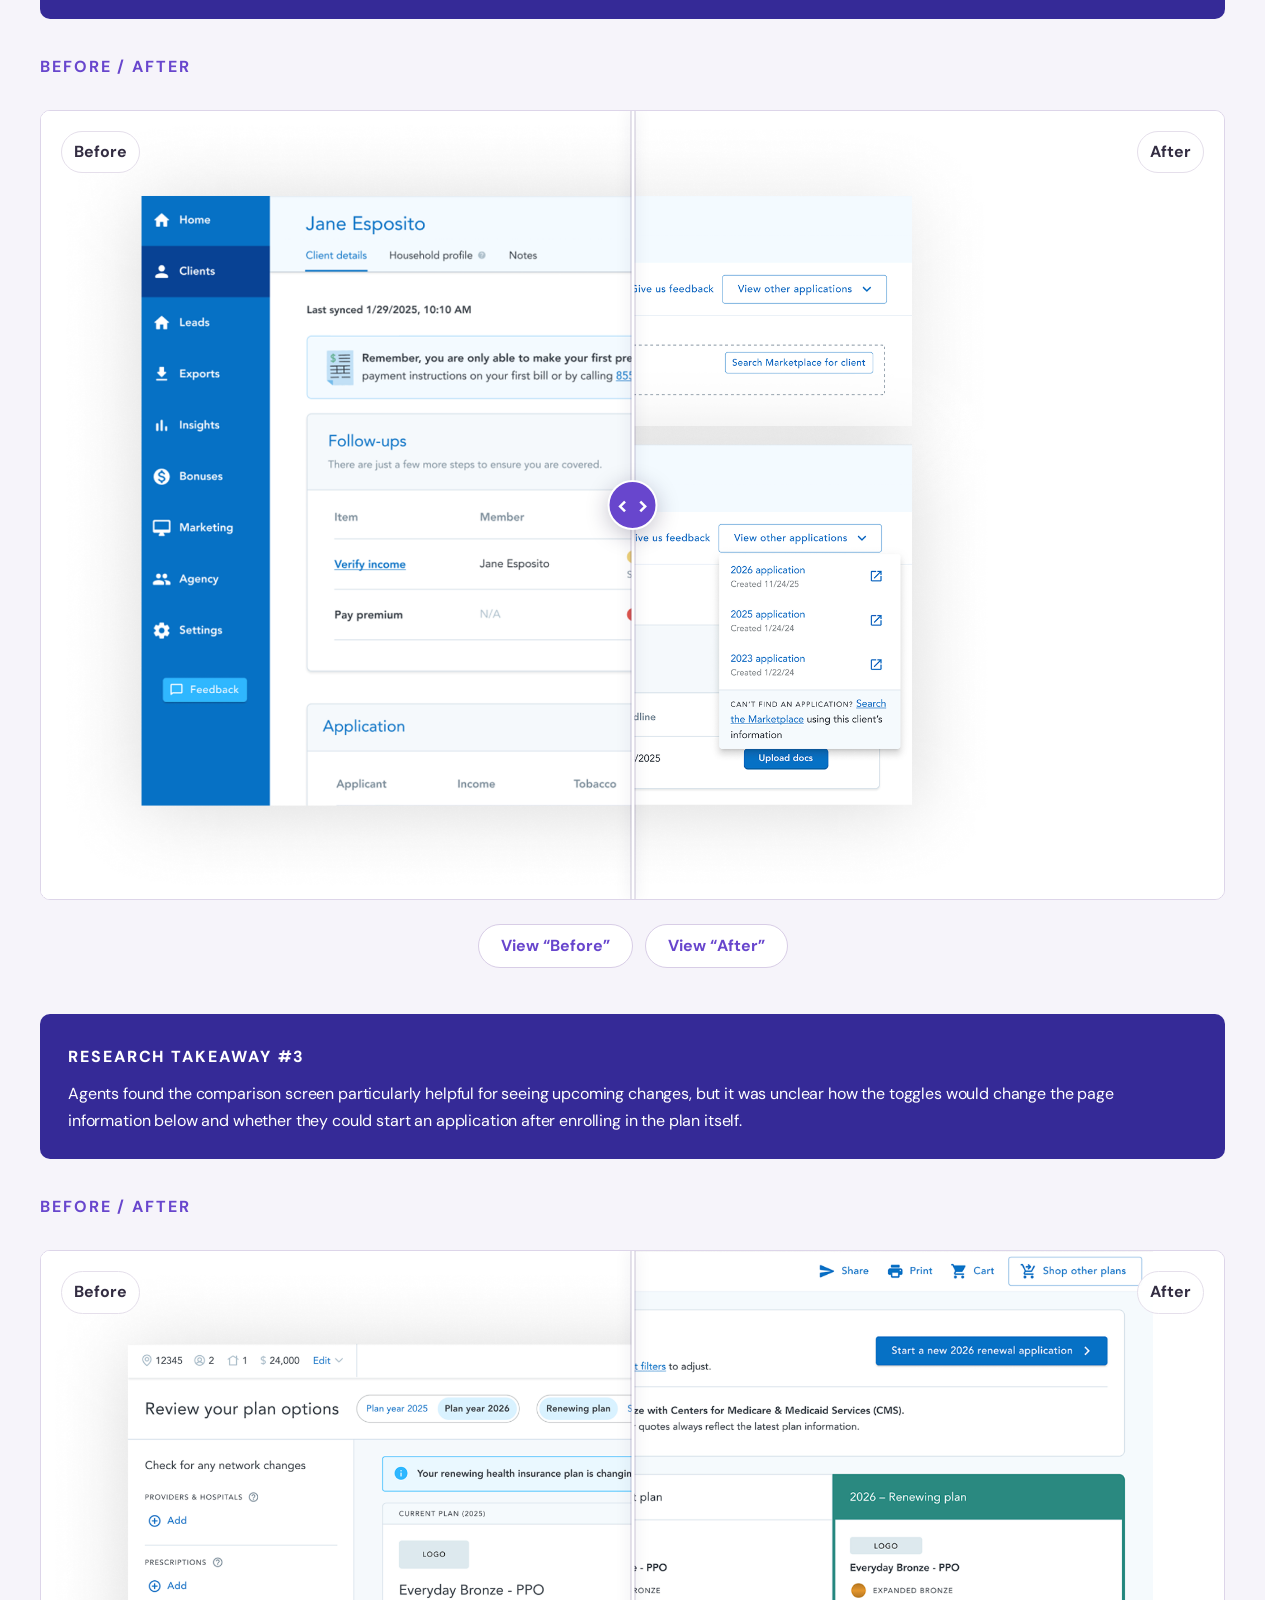
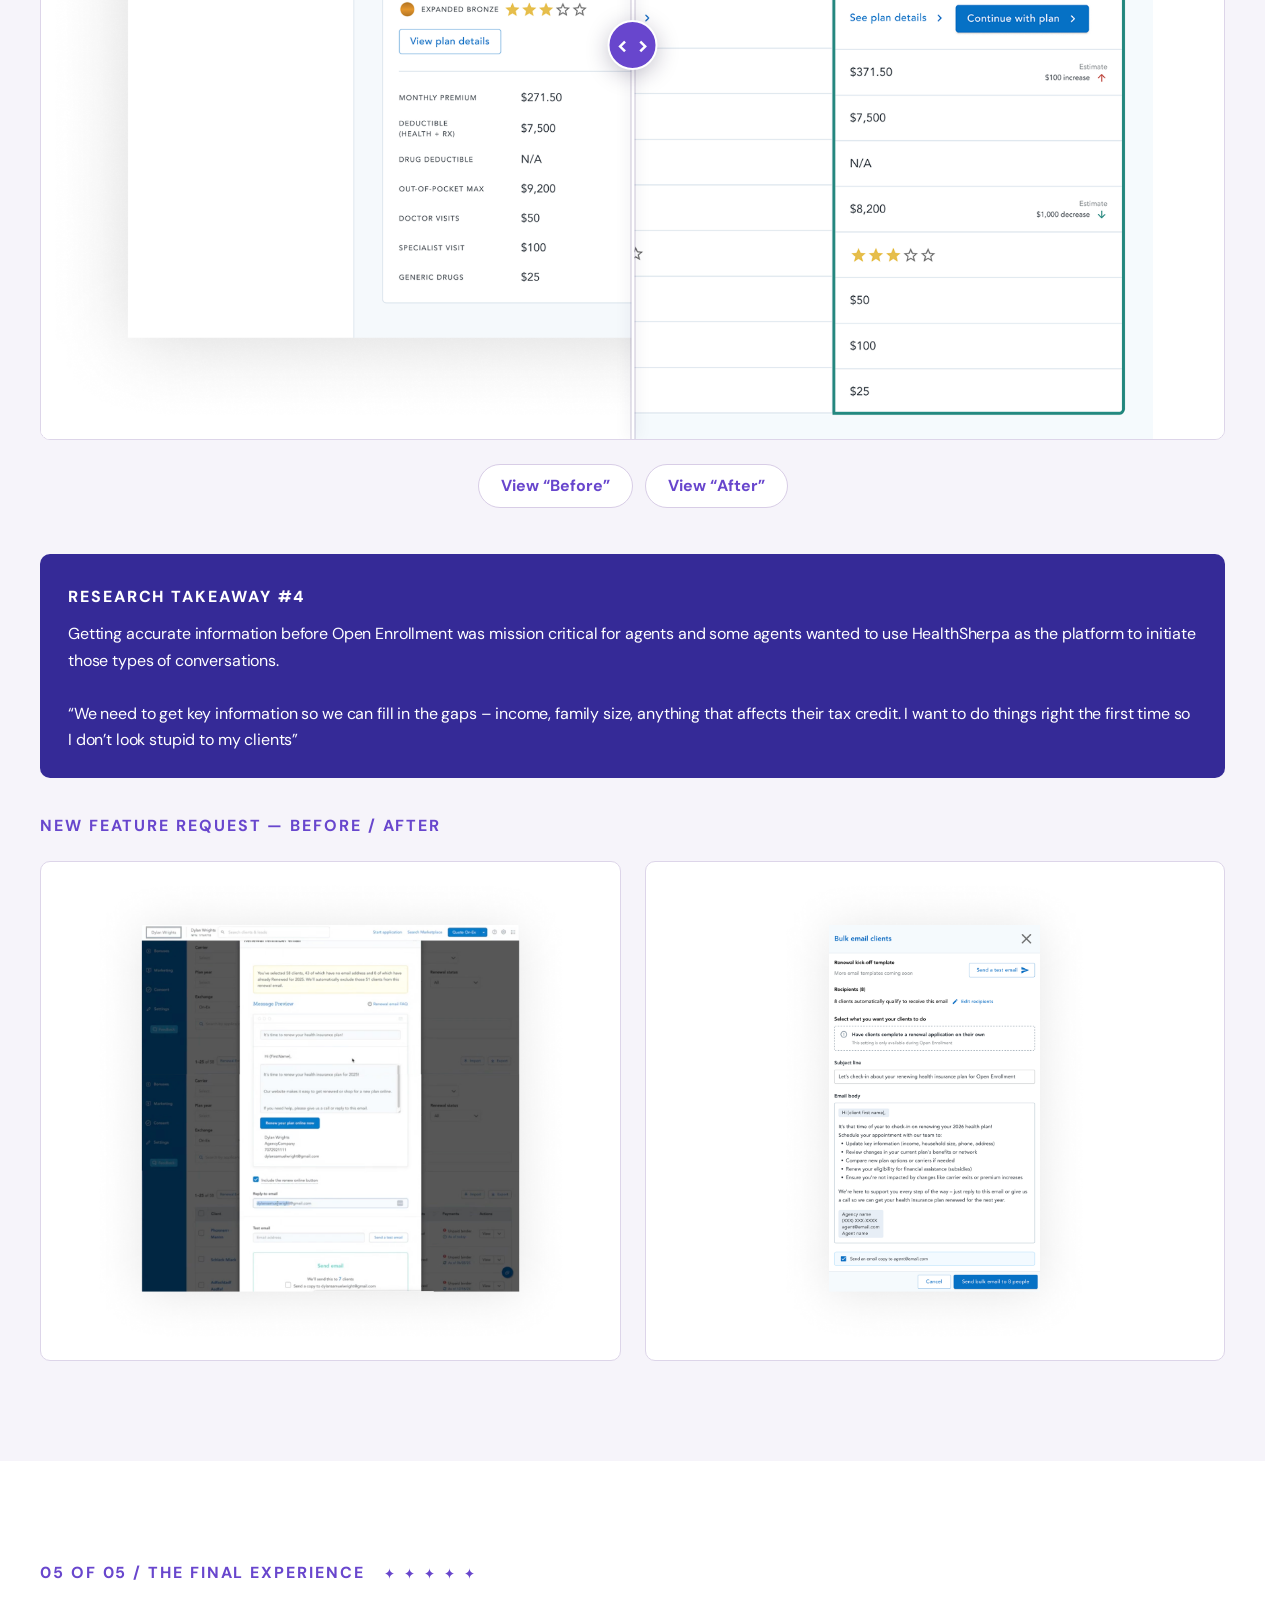
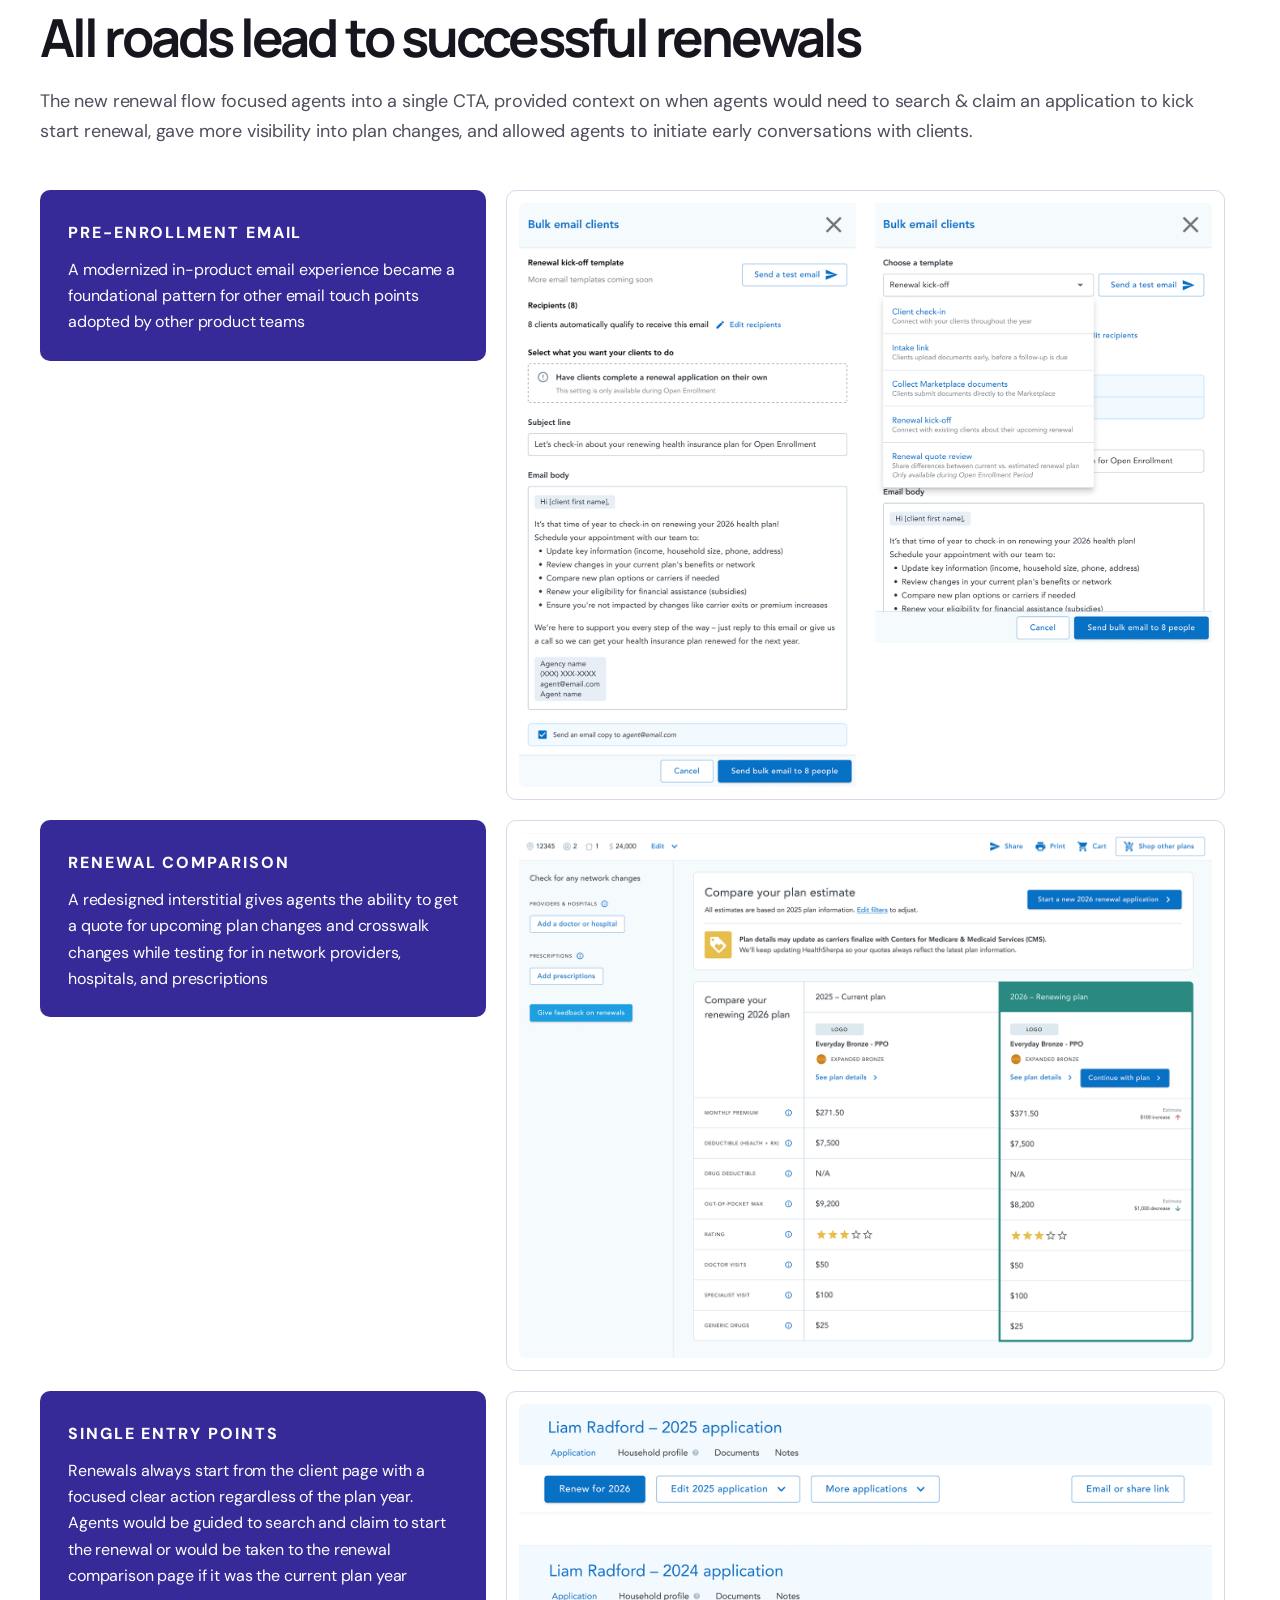
<file: work/healthsherpa/2/index.html>
<!doctype html><html lang="en"><head><meta charset="UTF-8"><meta name="viewport" content="width=device-width, initial-scale=1"><meta name="theme-color" content="#f8f7fb"><link rel="icon" type="image/svg+xml" href="../../../assets/favicon-sparkle.svg?v=2"><title>Streamline client renewals — HealthSherpa | Amber Tang</title><meta name="description" content="Streamlining HealthSherpa client renewals for the 2026 enrollment year: discovery, design explorations, agent testing, and the final experience."><link rel="preconnect" href="https://fonts.googleapis.com"><link rel="preconnect" href="https://fonts.gstatic.com" crossorigin><link href="https://fonts.googleapis.com/css2?family=DM+Sans:wght@400;500;600;700&family=Manrope:wght@400;500;600;700;800&display=swap" rel="stylesheet"><link rel="stylesheet" href="../../../style.css?v=flat-header-buttons"><script src="../../../analytics.js?v=mobile-cafe" defer></script></head><body><div id="app"></div><script src="../../../app.js?v=interactive-link" defer></script></body></html>
</file>
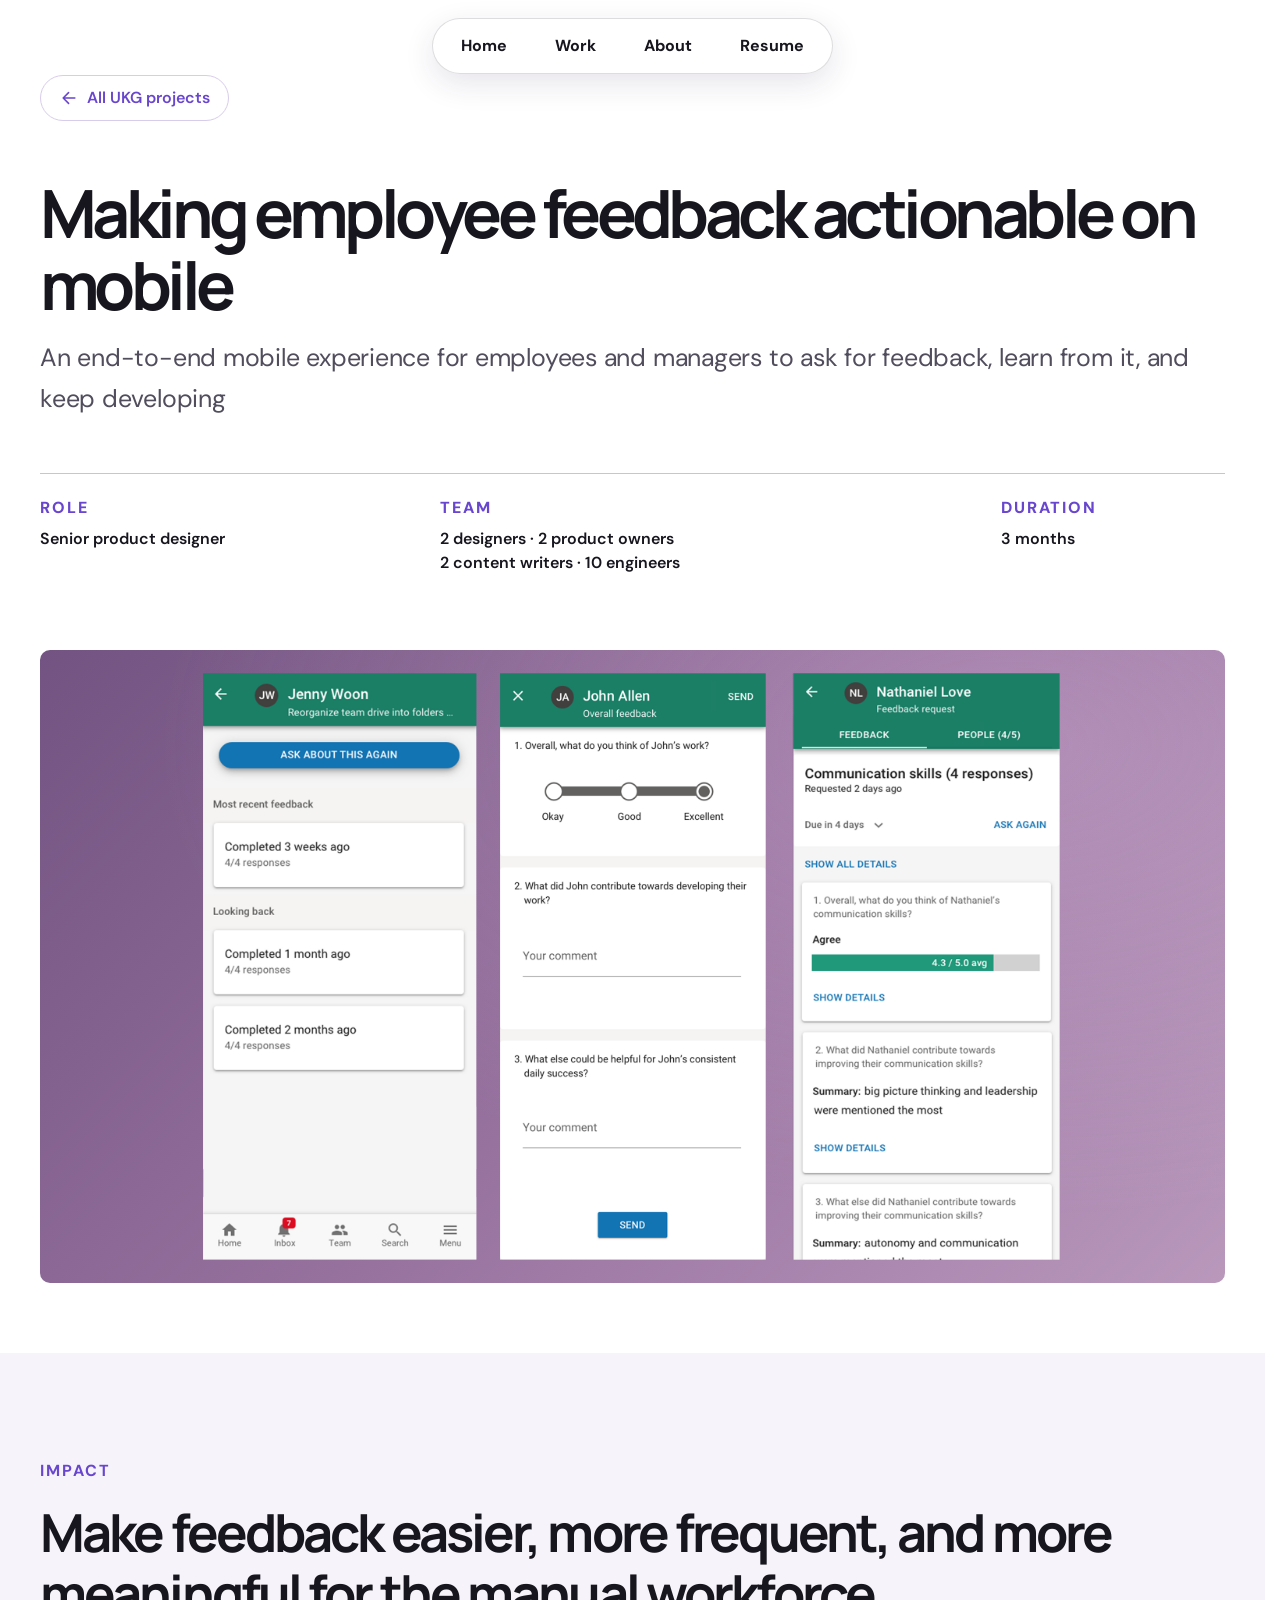
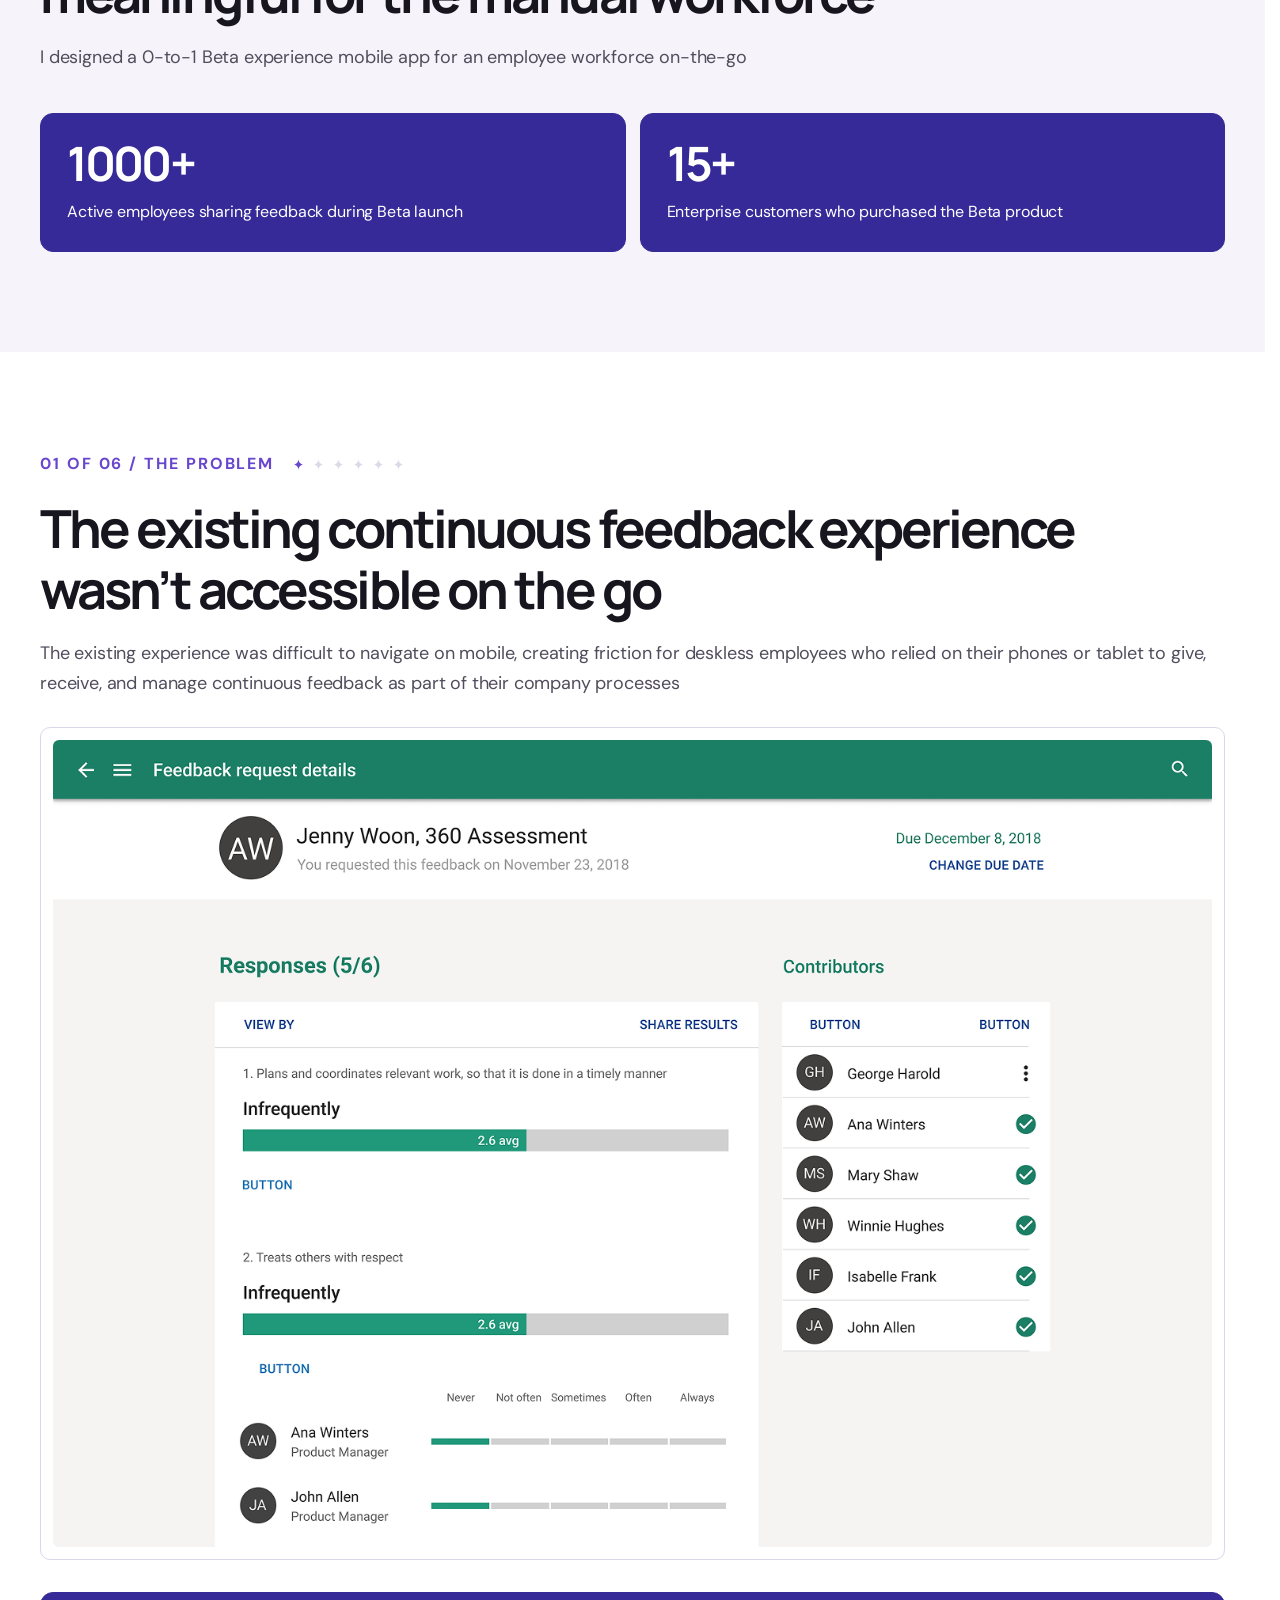
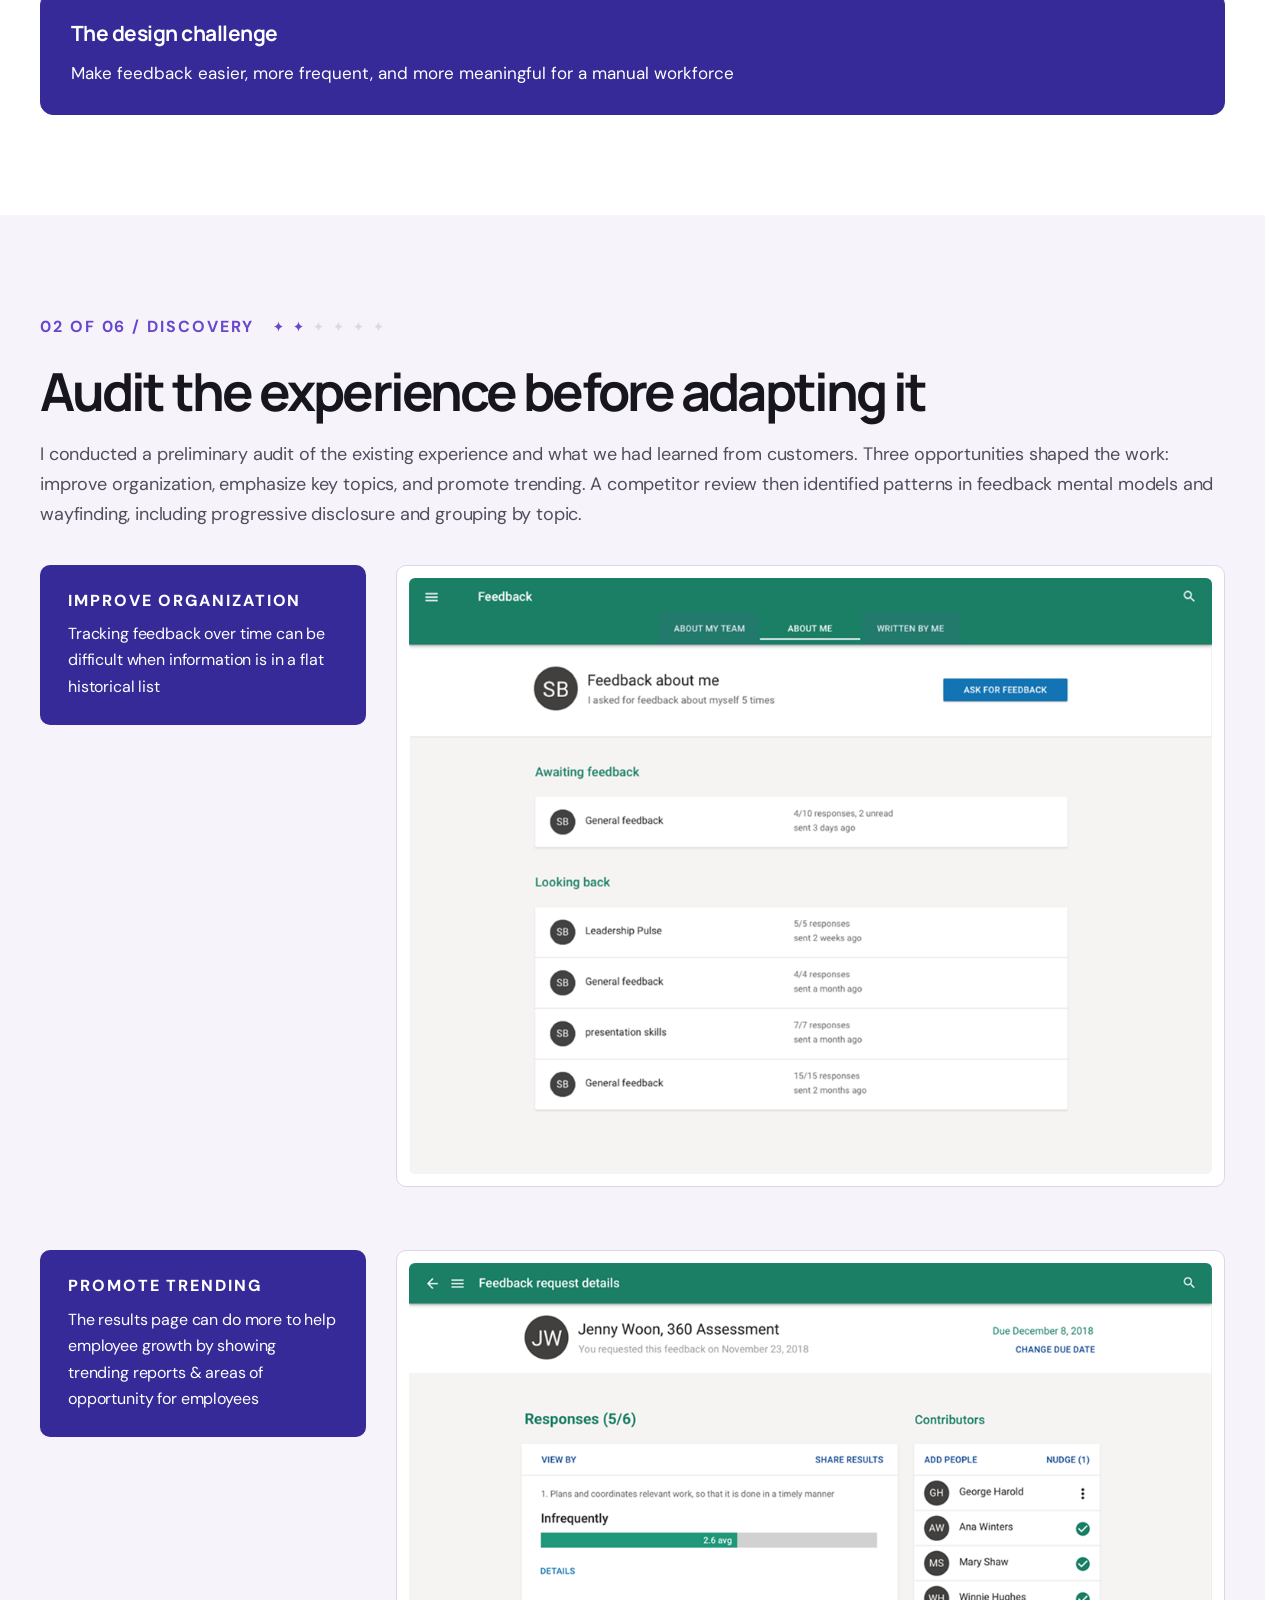
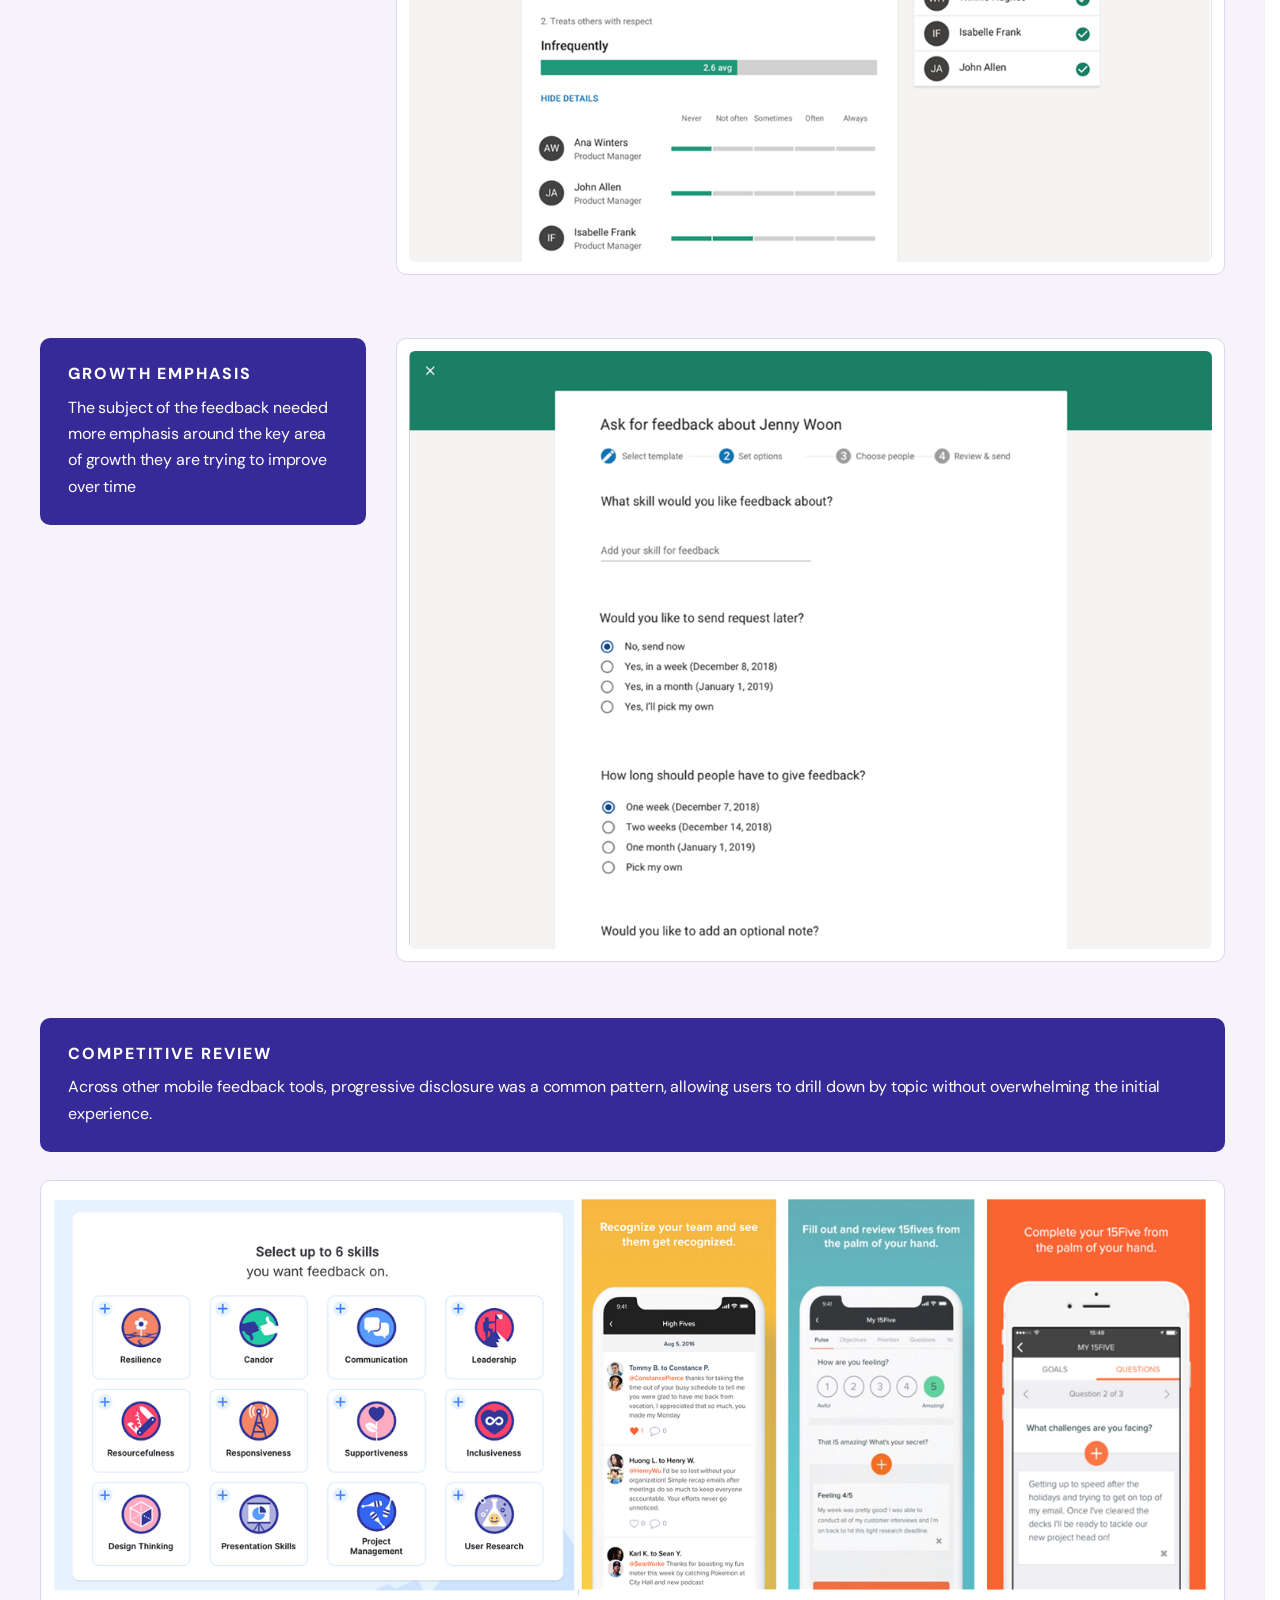
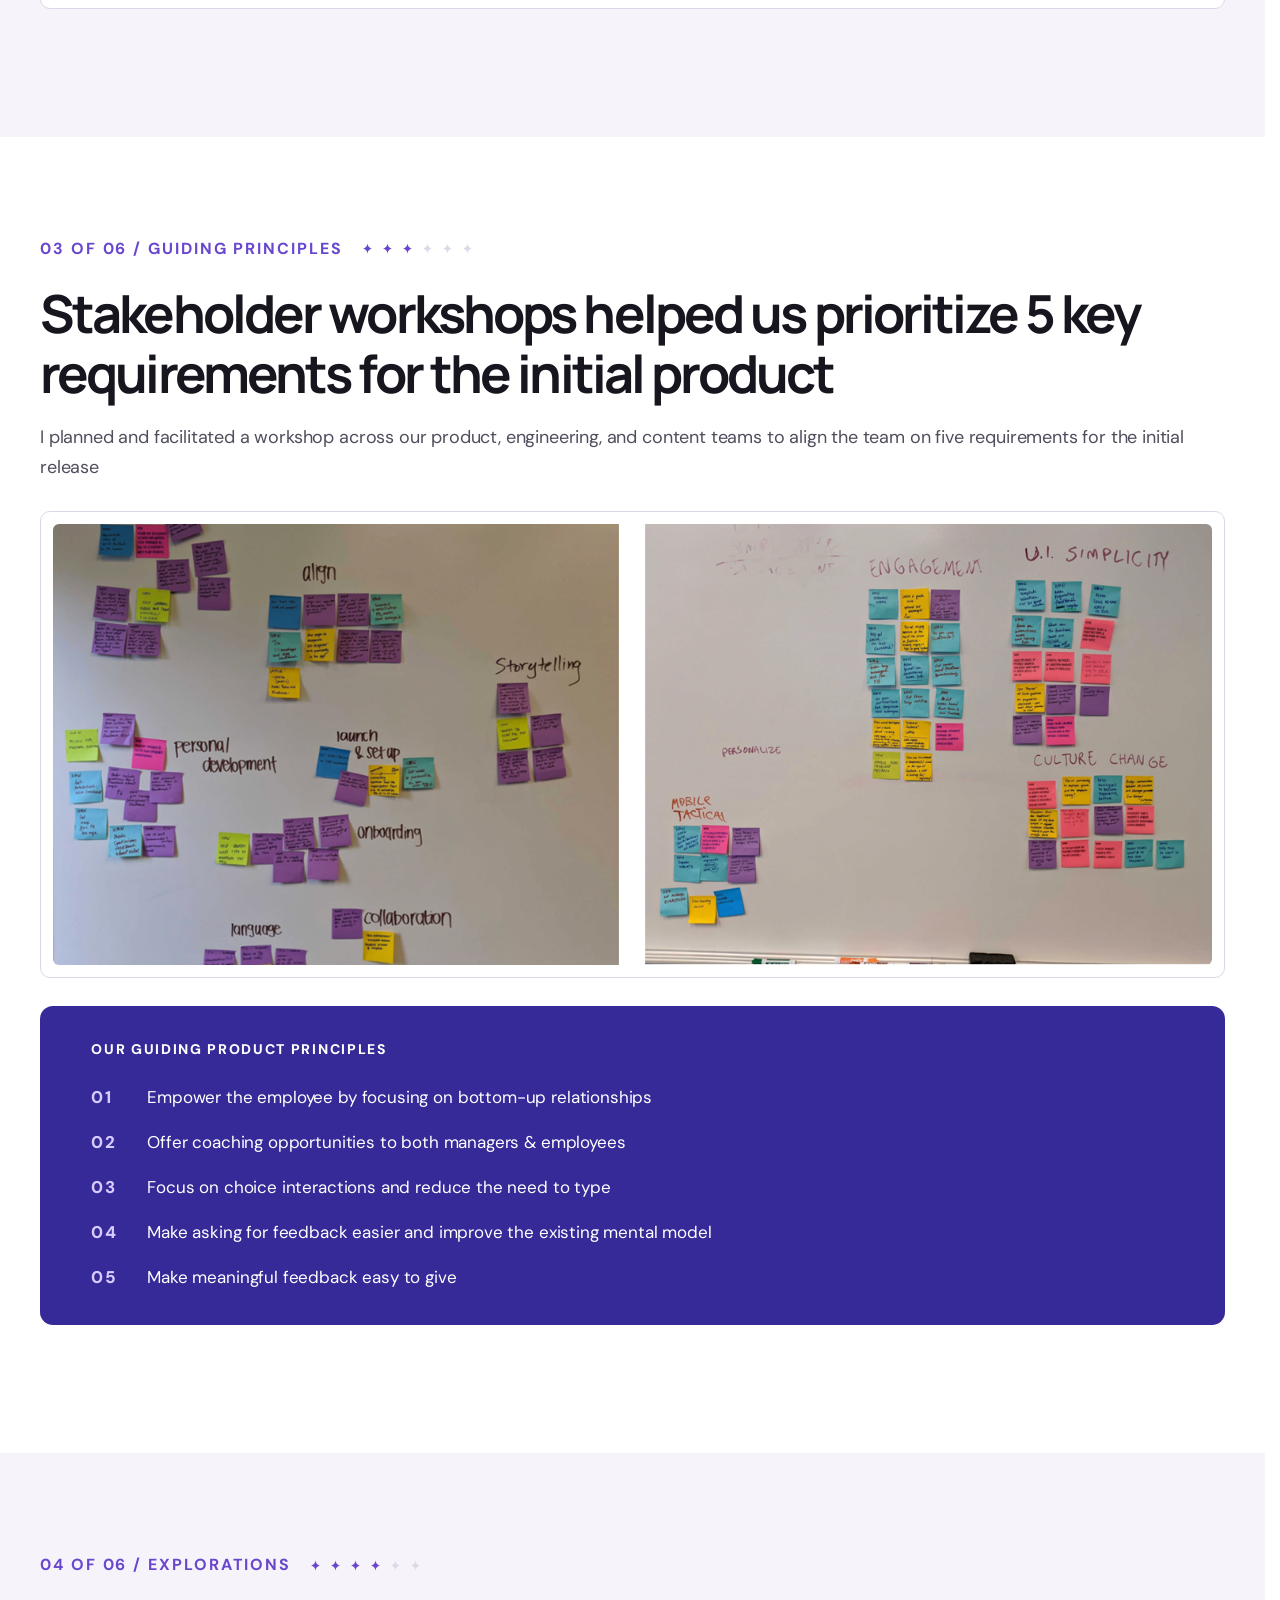
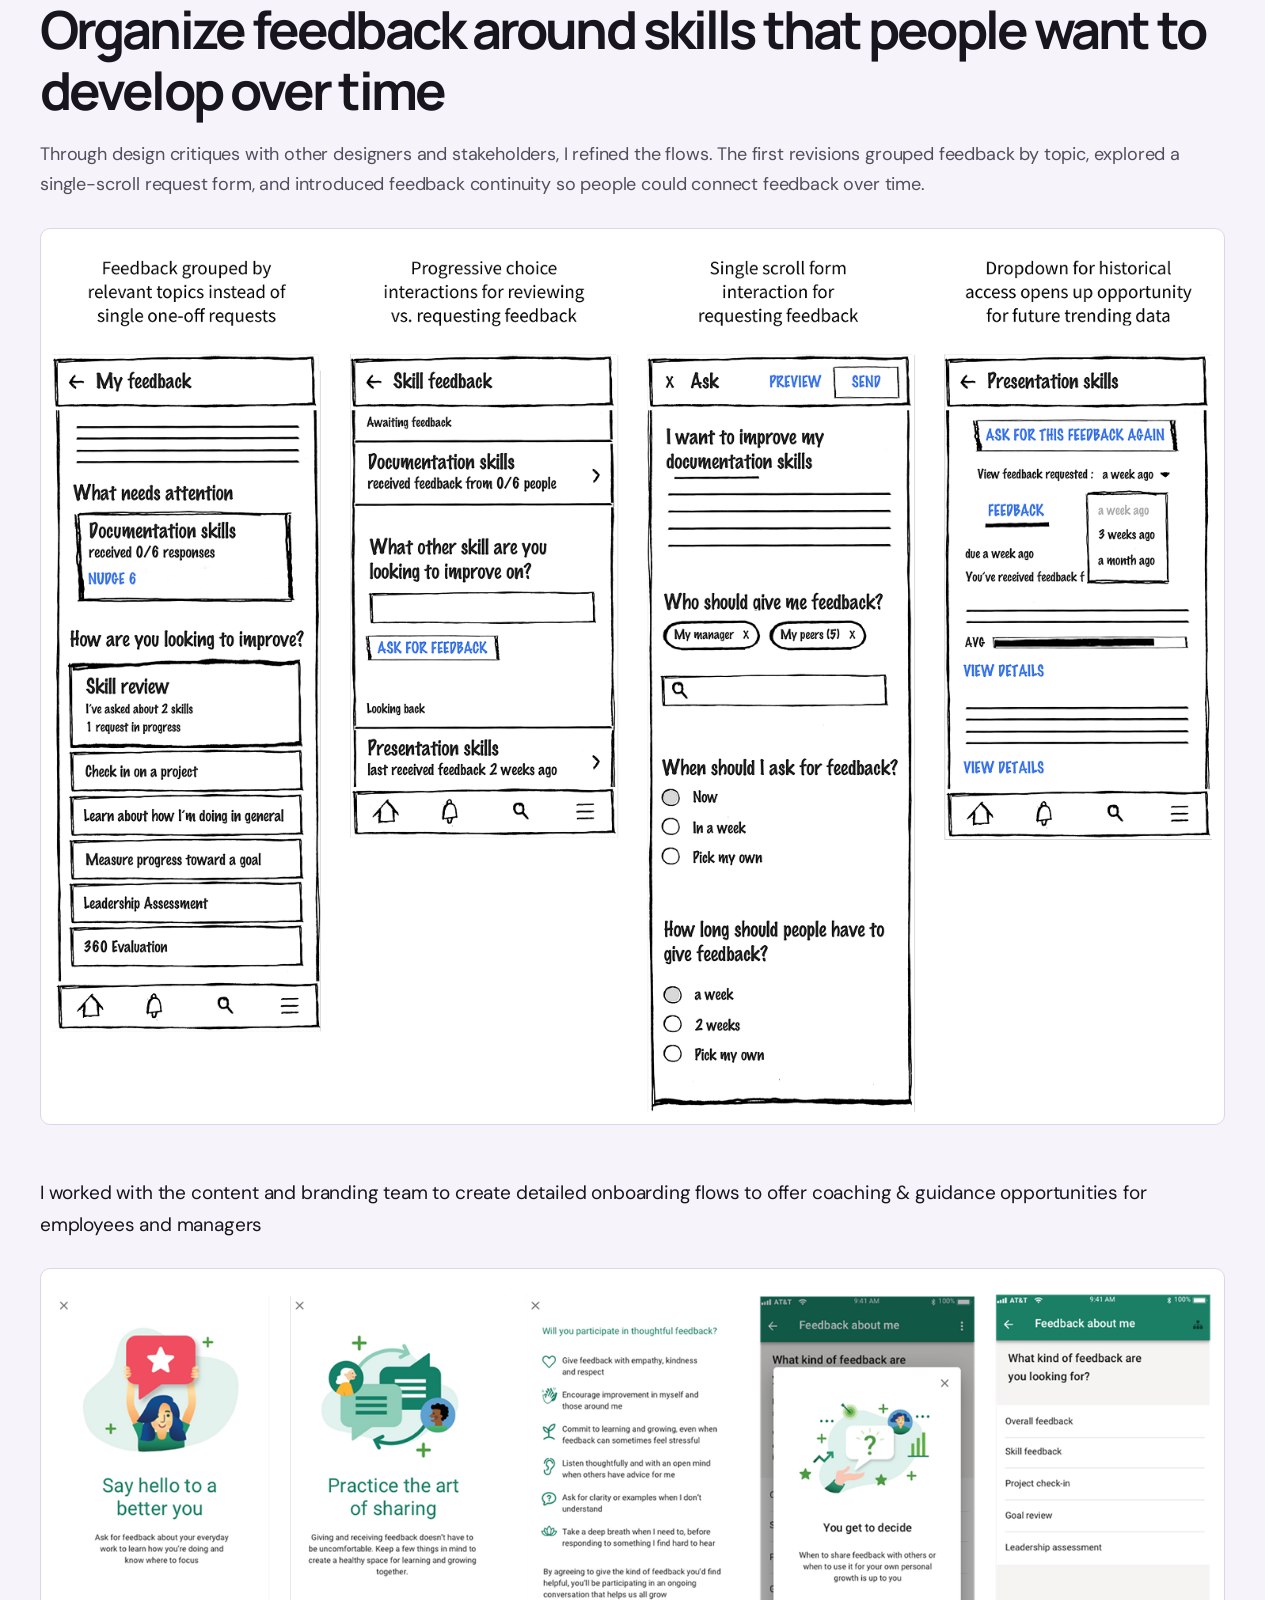
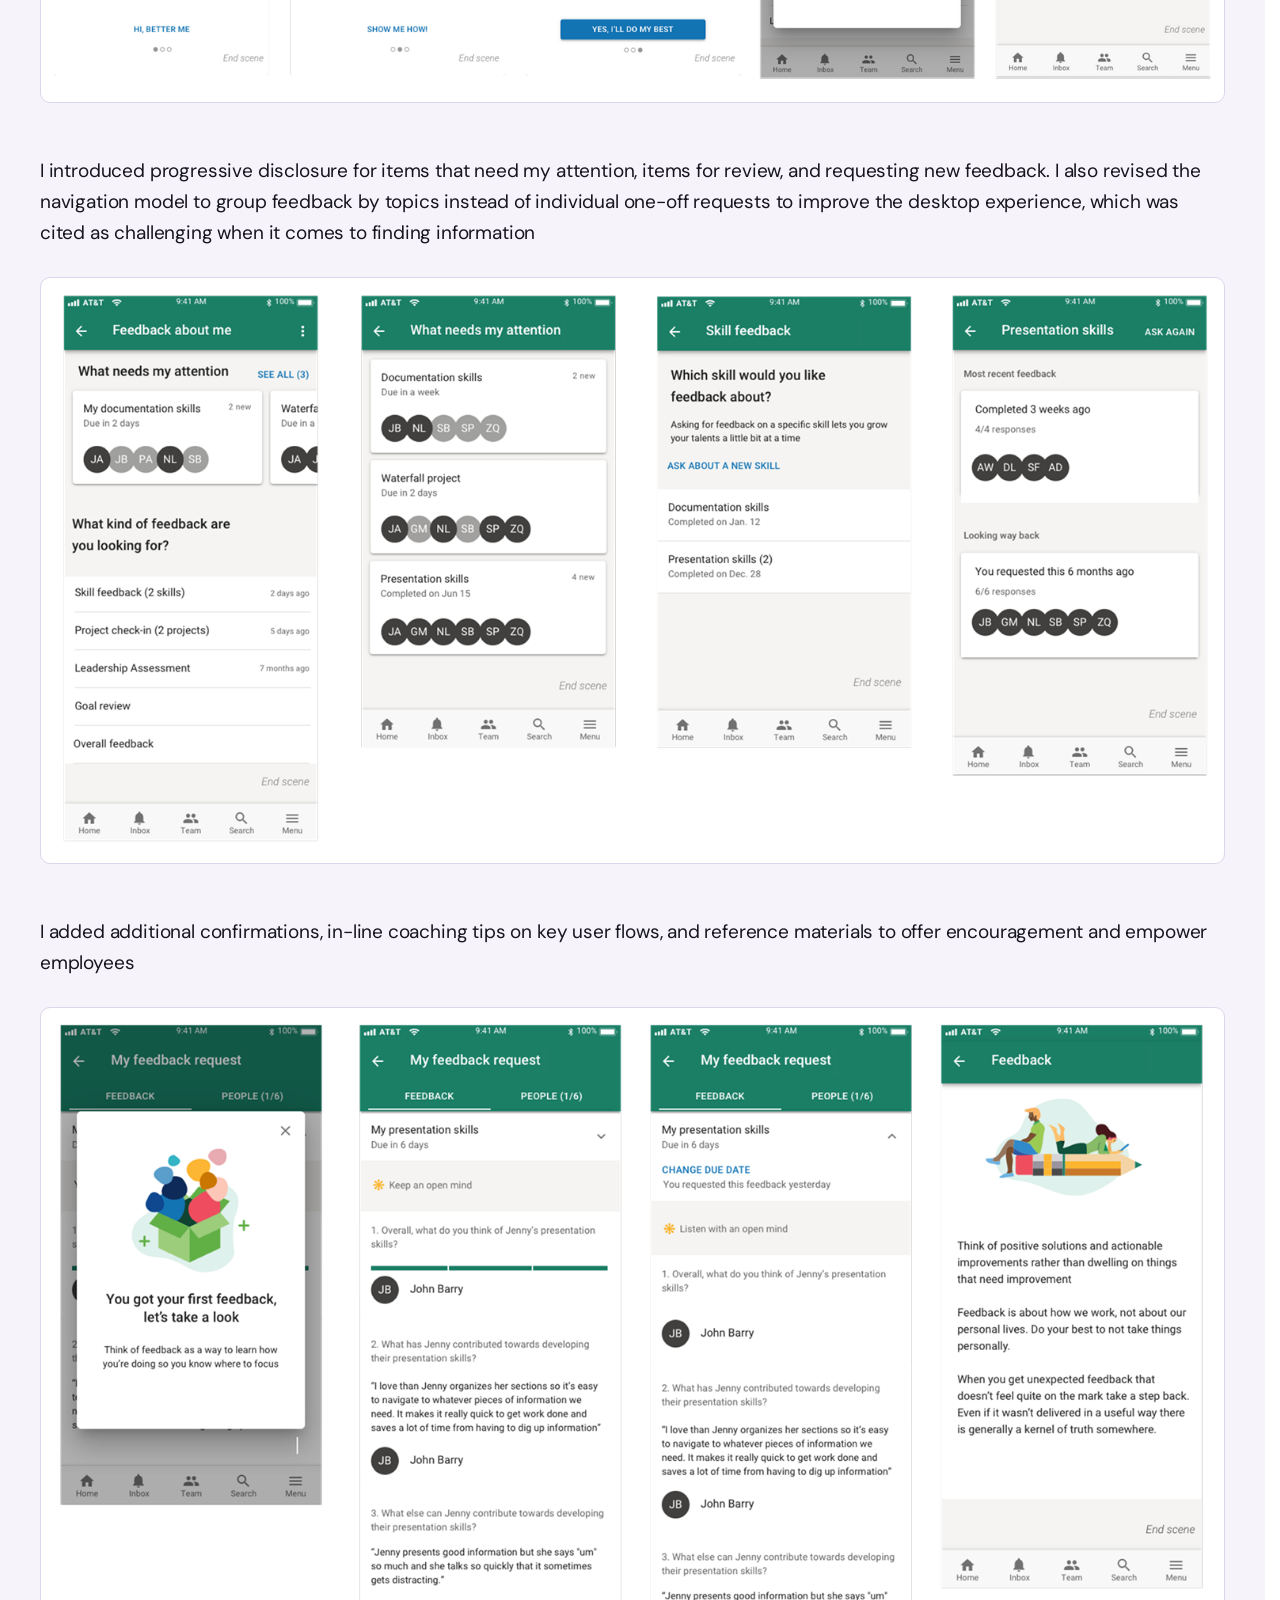
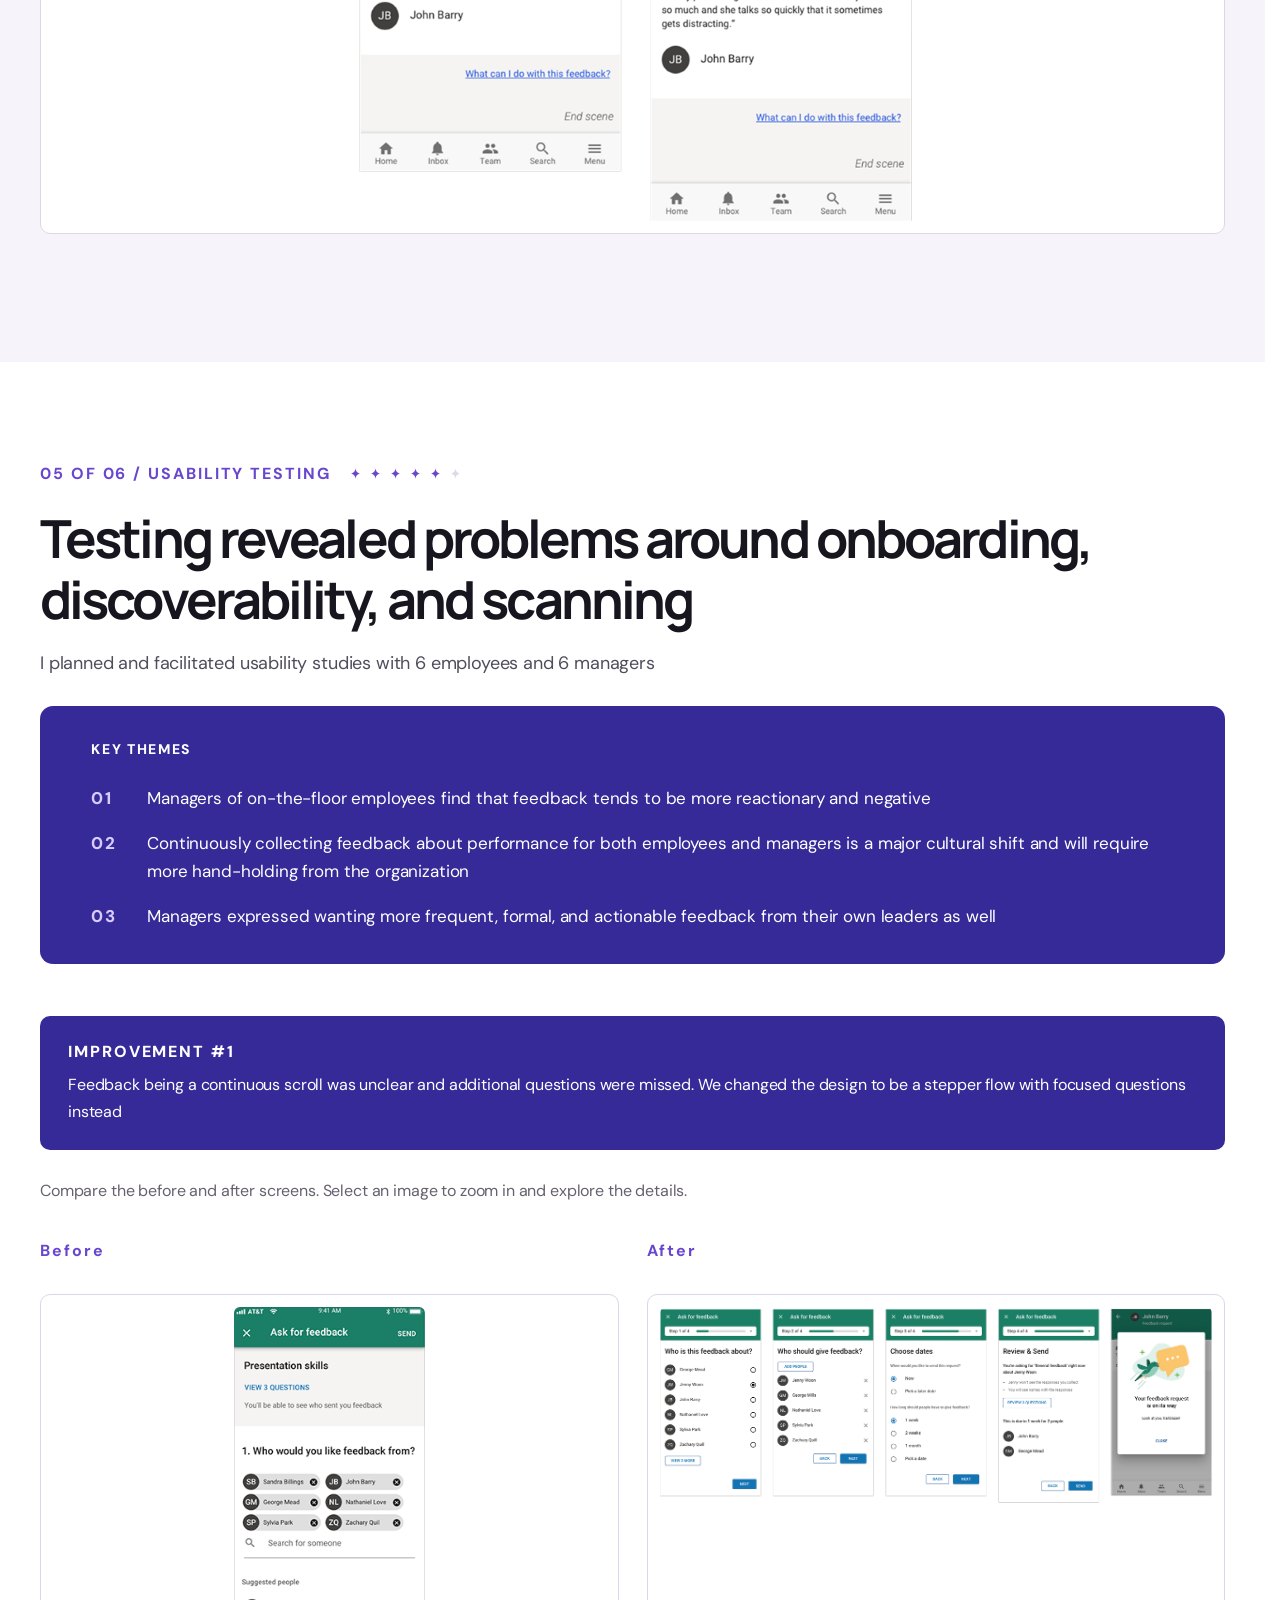
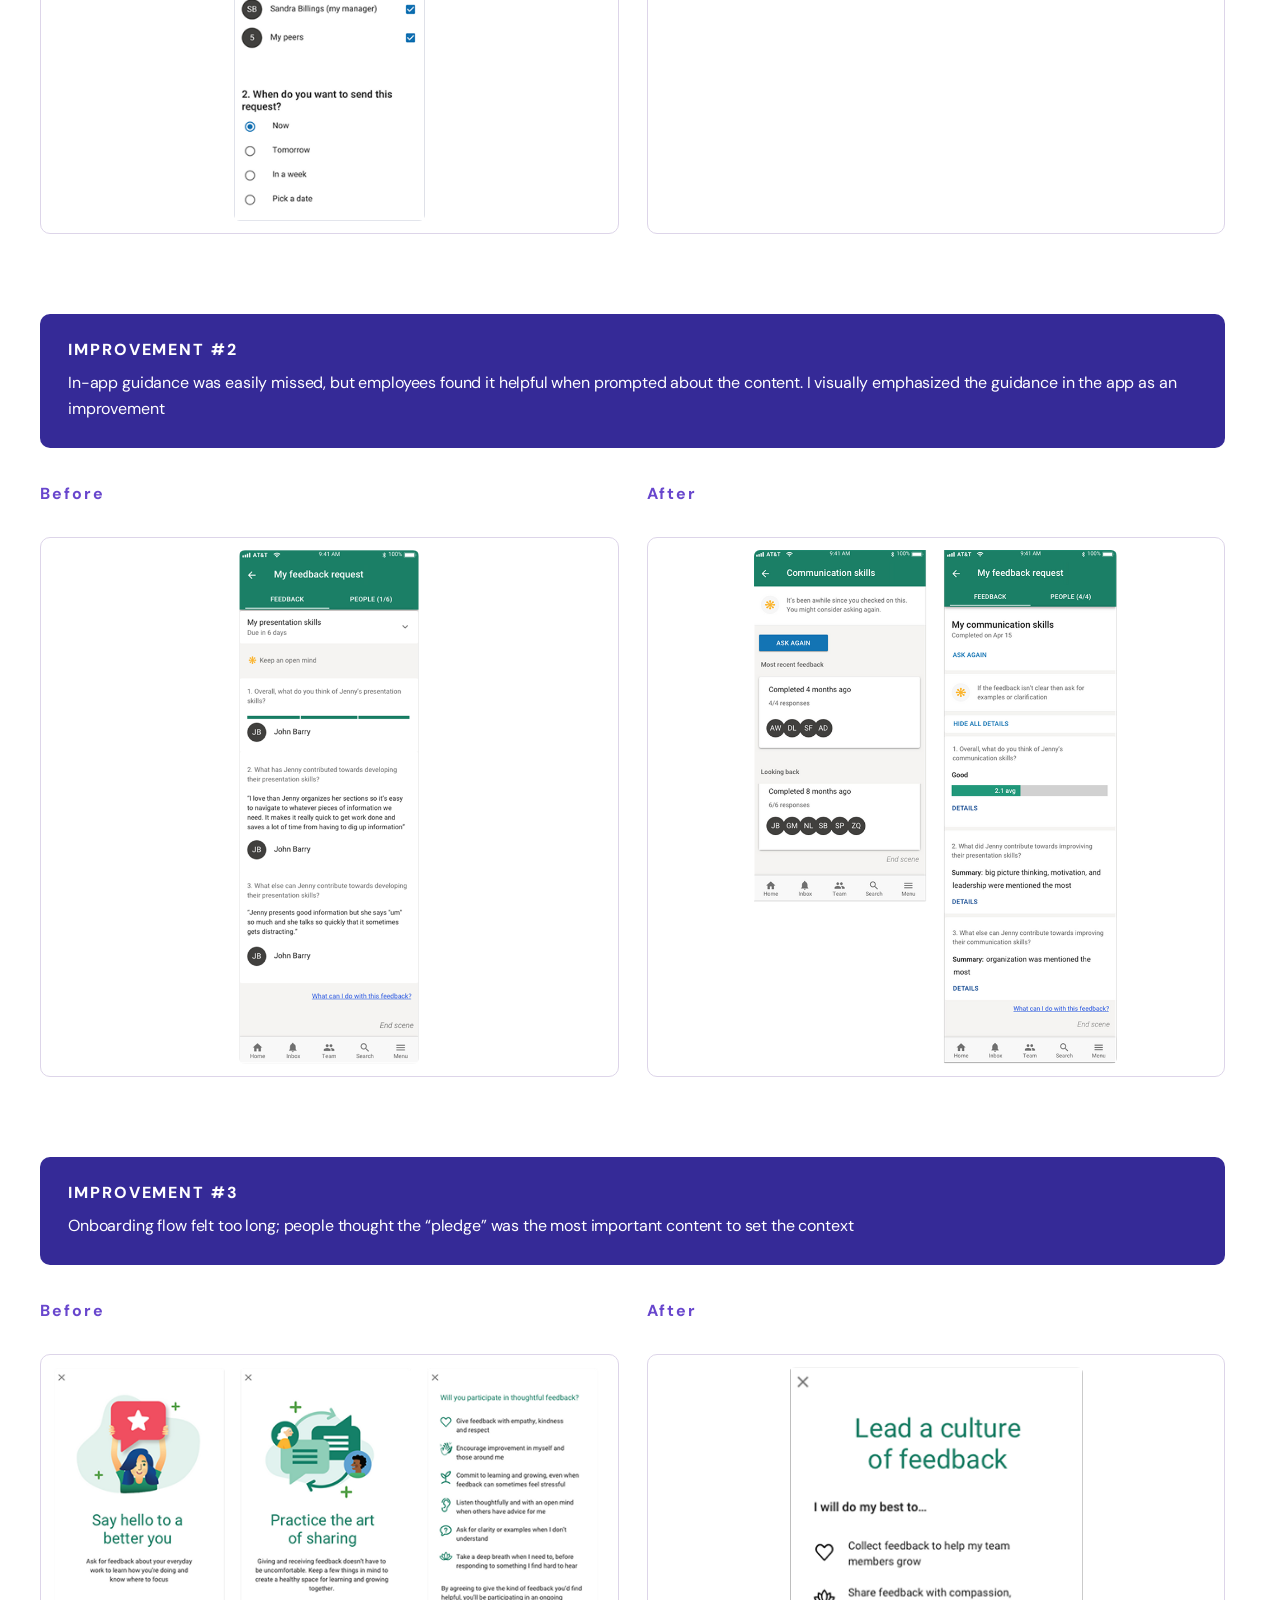
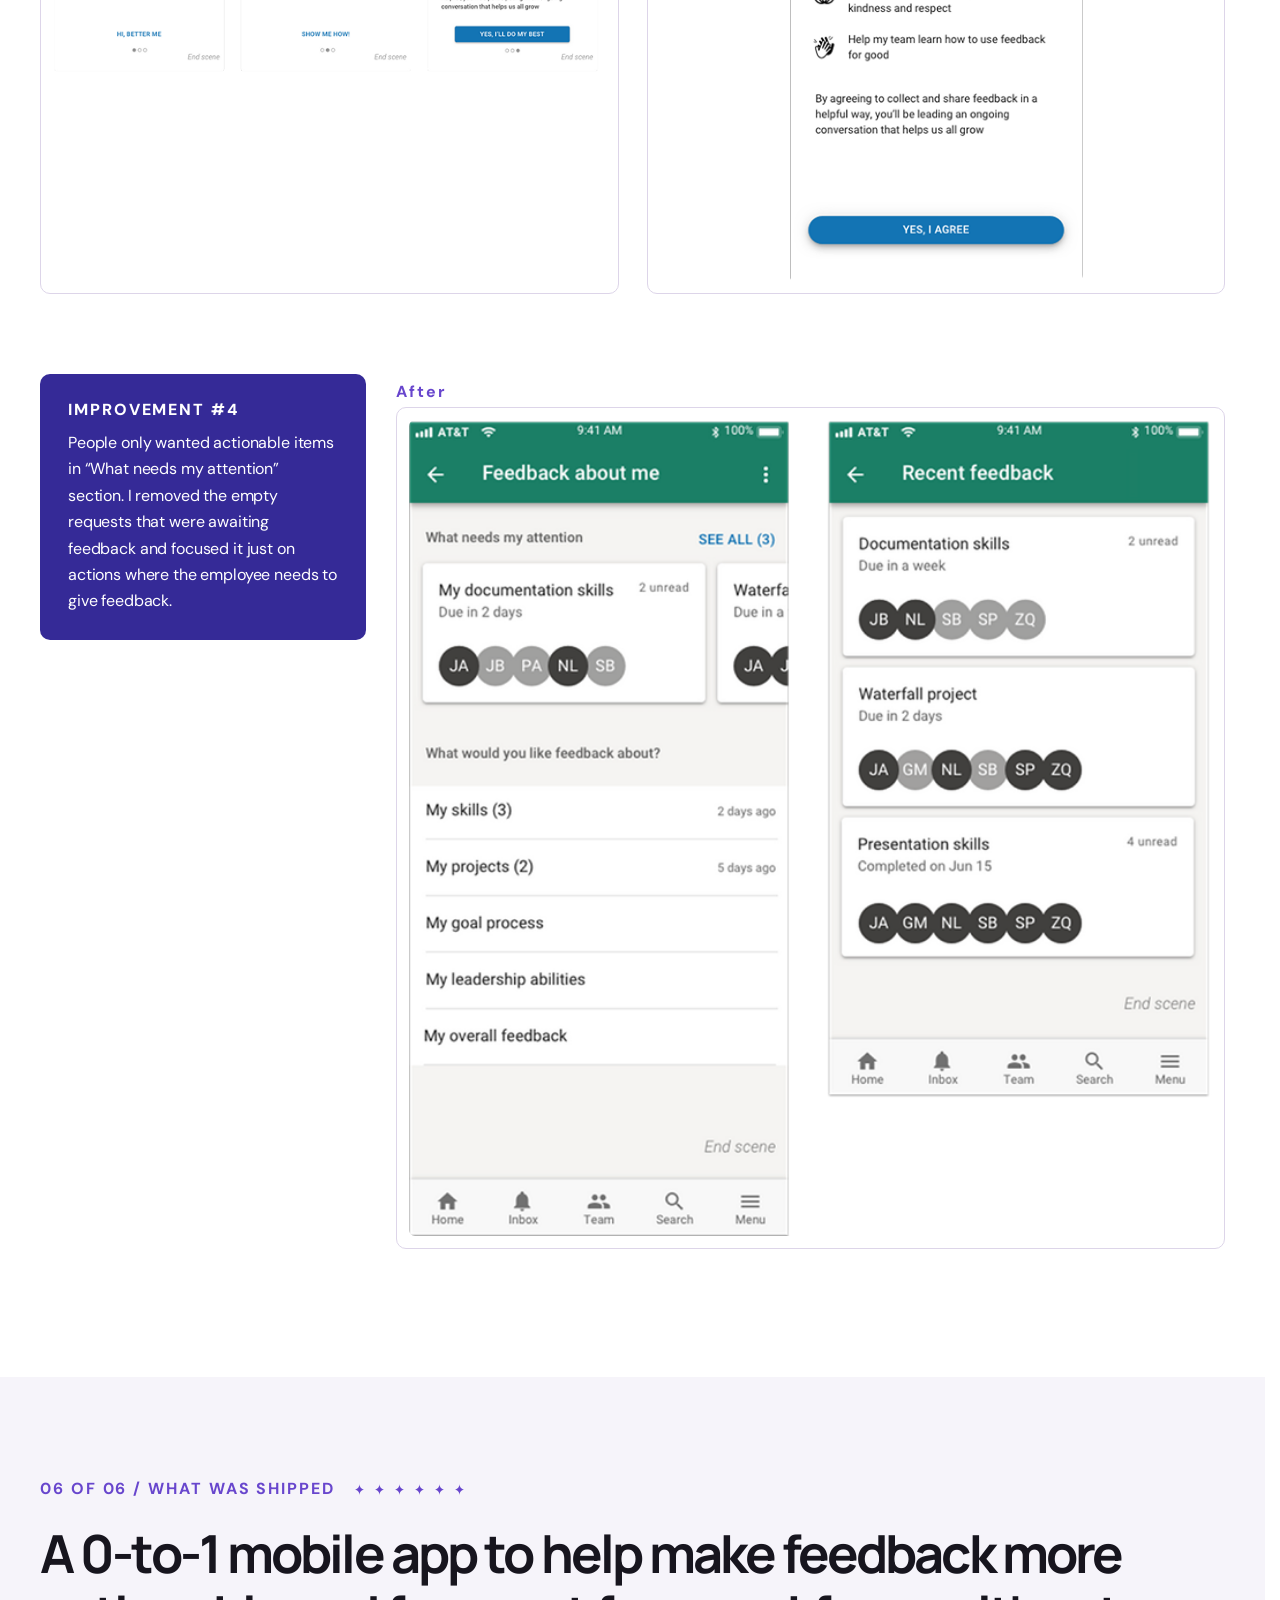
<file: work/ukg/1/index.html>
<!doctype html><html lang="en"><head><meta charset="UTF-8"><meta name="viewport" content="width=device-width, initial-scale=1"><meta name="theme-color" content="#f8f7fb"><link rel="icon" type="image/svg+xml" href="../../../assets/favicon-sparkle.svg?v=2"><title>Making employee feedback actionable on mobile — UKG | Amber Tang</title><meta name="description" content="Designing a 0-to-1 mobile feedback experience for deskless employees and managers."><link rel="preconnect" href="https://fonts.googleapis.com"><link rel="preconnect" href="https://fonts.gstatic.com" crossorigin><link href="https://fonts.googleapis.com/css2?family=DM+Sans:wght@400;500;600;700&family=Manrope:wght@400;500;600;700;800&display=swap" rel="stylesheet"><link rel="stylesheet" href="../../../style.css?v=flat-header-buttons"><script src="../../../analytics.js?v=mobile-cafe" defer></script></head><body><div id="app"></div><script src="../../../app.js?v=interactive-link" defer></script></body></html>
</file>
<file: style.css>
:root{--ink:#17151e;--muted:#67636f;--purple:#6846cd;--lavender:#eae2ff;--line:#e6e3eb;--paper:#fbfafc}*{box-sizing:border-box}html{scroll-behavior:smooth}body{margin:0;background:var(--paper);color:var(--ink);font:16px/1.55 'DM Sans',sans-serif}button,input{font:inherit}button,a{-webkit-tap-highlight-color:transparent}a{color:inherit;text-decoration:none}button{cursor:pointer}.wrap{width:min(1240px,calc(100% - 80px));margin-inline:auto}.site-header{position:sticky;top:0;z-index:30;background:rgba(251,250,252,.77);backdrop-filter:blur(18px);-webkit-backdrop-filter:blur(18px);border-bottom:1px solid rgba(230,227,235,.65)}.nav{display:flex;align-items:center;justify-content:space-between;height:76px}.brand{font:800 24px 'Manrope',sans-serif;letter-spacing:-.08em}.brand-dot,.purple-period{color:var(--purple)}.nav-links{display:flex;align-items:center;gap:38px;font-size:16px;font-weight:600}.nav-links a:hover,.text-link:hover{color:var(--purple)}.nav-links a:last-child{border:1px solid #d8d1e4;border-radius:50px;padding:9px 16px}.hero{padding-top:114px;padding-bottom:95px;position:relative}.hero-kicker,.eyebrow,.overline{font-size:16px;letter-spacing:.16em;font-weight:800}.hero-kicker{color:var(--purple);display:flex;align-items:center;gap:9px}.sparkle{font-size:23px;line-height:1}.hero h1,.detail-intro h1,.case-head h1{font:800 clamp(58px,7.5vw,116px)/1.04 'Manrope',sans-serif;letter-spacing:-.075em;margin:25px 0 30px}.hero h1 em,.about h2 em{color:var(--purple);font-style:normal}.hero-intro{max-width:710px;color:#514d58;font-size:20px;line-height:1.6;margin:0}.hero-actions{display:flex;align-items:center;gap:28px;margin-top:32px}.button{display:inline-flex;align-items:center;gap:30px;border-radius:100px;padding:15px 21px;font-weight:700;font-size:16px}.button.primary{background:var(--ink);color:white}.button:hover{background:var(--purple)}.availability{font-size:16px;color:var(--muted)}.ask-teaser{display:flex;align-items:center;text-align:left;gap:18px;border:1px solid #d6cce8;background:linear-gradient(110deg,#fff 25%,#f2edff);border-radius:16px;padding:18px 20px;width:min(570px,100%);margin-top:80px;box-shadow:0 20px 55px rgba(68,40,114,.06);transition:transform .2s,box-shadow .2s}.ask-teaser:hover{transform:translateY(-3px);box-shadow:0 22px 45px rgba(68,40,114,.13)}.ask-teaser strong,.ask-teaser small{display:block}.ask-teaser strong{font-size:16px}.ask-teaser small{color:var(--muted);font-size:16px;margin-top:2px}.ask-icon{background:var(--purple);color:white;border-radius:10px;width:44px;height:44px;display:grid;place-items:center;font-size:23px;flex:none}.ask-arrow{margin-left:auto;font-size:22px;color:var(--purple)}.section{padding:95px 0}.section-head{display:flex;justify-content:space-between;align-items:end;gap:40px;margin-bottom:34px}.section-head h2,.about h2,.footer h2,.case-body h2{font:800 clamp(35px,4.5vw,59px)/1.14 'Manrope',sans-serif;letter-spacing:-.055em;margin:14px 0 0}.section-head p{max-width:330px;color:var(--muted);margin:0 0 7px}.selected{background:#f1eff5;overflow:hidden}.carousel{display:flex;gap:24px;overflow-x:auto;scroll-snap-type:x mandatory;scrollbar-width:none;padding:0 max(40px,calc((100vw - 1240px)/2)) 10px}.carousel::-webkit-scrollbar{display:none}.project-card{position:relative;overflow:hidden;min-height:500px;border-radius:13px;background:#5b4a7a var(--card-image) center/cover no-repeat;color:#fff;isolation:isolate}.carousel .project-card{flex:0 0 min(850px,75vw);height:530px;scroll-snap-align:center}.image-scrim{position:absolute;inset:0;background:linear-gradient(180deg,rgba(14,10,30,.22) 0%,rgba(16,11,36,.05) 38%,rgba(12,9,25,.87) 100%);z-index:-1}.project-top{display:flex;justify-content:space-between;align-items:center;padding:29px 32px}.pill{background:rgba(255,255,255,.18);backdrop-filter:blur(12px);border:1px solid rgba(255,255,255,.45);border-radius:99px;padding:7px 14px;font-size:16px;font-weight:700}.card-index{font-size:16px;letter-spacing:.14em}.project-bottom{position:absolute;bottom:0;left:0;right:0;display:flex;align-items:end;justify-content:space-between;gap:24px;padding:36px}.overline{color:#d8caff}.project-bottom h3{font:700 clamp(28px,3vw,43px)/1.13 'Manrope',sans-serif;letter-spacing:-.05em;max-width:510px;margin:8px 0 24px}.project-meta{display:flex;gap:48px}.project-meta div{display:flex;flex-direction:column;gap:3px;font-size:16px}.project-meta small,.case-facts small{font-size:16px;letter-spacing:.14em;font-weight:800;color:#c5b9db}.round-arrow{display:grid;place-items:center;flex:none;width:54px;height:54px;border-radius:50%;background:var(--purple);font-size:24px}.round-arrow:hover{background:white;color:var(--purple)}.carousel-controls{display:flex;align-items:center;justify-content:space-between;gap:30px;margin-top:18px}.carousel-track{position:relative;width:230px;height:4px;background:#d4cce0;border-radius:99px;cursor:pointer}.carousel-thumb{position:absolute;top:0;height:4px;left:0;background:var(--purple);border-radius:99px}.arrows{display:flex;gap:8px}.arrows button{width:42px;height:42px;border:1px solid #c8c1d2;background:transparent;border-radius:50%;font-size:20px}.arrows button:hover{background:var(--ink);color:white}.bordered{border-top:1px solid var(--line);padding-top:20px}.company-grid{display:grid;grid-template-columns:repeat(4,1fr);gap:15px}.company-card{min-height:330px;border-radius:11px;padding:23px;display:flex;flex-direction:column;justify-content:space-between;background:#e8e3ef;transition:transform .25s,background .25s}.company-card:hover{transform:translateY(-6px);background:#dfd5f3}.company-1{background:#ece9f2}.company-2{background:#e7e4ed}.company-3{background:#eeeaf4}.company-card-top{display:flex;justify-content:space-between;color:var(--purple);font-size:16px;letter-spacing:.1em;font-weight:800}.company-card-top span:last-child{font-size:24px;line-height:1}.company-sector{font-size:16px;color:var(--purple);font-weight:800;text-transform:uppercase;letter-spacing:.11em}.company-card h3{font:800 25px/1.2 'Manrope',sans-serif;letter-spacing:-.05em;margin:12px 0}.company-card p{font-size:16px;color:#5c5567;line-height:1.45;margin:0}.about{background:white}.about-grid{display:grid;grid-template-columns:1fr 1fr;gap:9%;align-items:center}.about-art{background:radial-gradient(circle at 75% 24%,#a889f5,transparent 35%),linear-gradient(145deg,#281a4d,#7051b2 70%,#af8bef);aspect-ratio:1/1;border-radius:13px;color:white;padding:38px;display:flex;flex-direction:column;justify-content:space-between;overflow:hidden}.about-art>span:first-child{font:800 clamp(24px,3vw,47px)/1.12 'Manrope',sans-serif;letter-spacing:-.055em}.art-mark{font-size:clamp(160px,27vw,400px);line-height:.7;align-self:end;opacity:.65;transform:rotate(-18deg) translate(12%,5%)}.about-copy p{color:#595563;font-size:17px;line-height:1.75;margin:27px 0}.skill-list{display:flex;flex-wrap:wrap;gap:9px;margin:28px 0 34px}.skill-list span{padding:9px 14px;border:1px solid #dcd6e8;border-radius:99px;font-size:16px}.text-link{display:inline-flex;gap:28px;align-items:center;border-bottom:1px solid var(--purple);padding-bottom:7px;color:var(--purple);font-weight:800}.footer{padding-top:105px}.footer h2{margin:15px 0 30px}.footer-bottom{margin-top:105px;border-top:1px solid var(--line);display:flex;justify-content:space-between;gap:20px;padding:25px 0;color:var(--muted);font-size:16px}.detail-intro,.case-head{padding-top:75px;padding-bottom:70px}.back-link{display:block;font-size:16px;font-weight:700;color:var(--purple);margin-bottom:72px}.detail-intro h1,.case-head h1{margin:16px 0}.detail-intro p,.case-head>p{font-size:20px;color:#5e5965;max-width:730px}.company-projects{display:grid;gap:28px}.company-projects .project-card{height:580px}.company-projects .project-bottom h3{font-size:46px}.next-work{border-top:1px solid var(--line);margin-top:100px;padding:25px 0 65px;display:flex;justify-content:space-between;gap:25px}.next-work span{font-size:16px;letter-spacing:.14em;color:var(--muted);font-weight:800}.next-work a{font:700 clamp(22px,3vw,36px) 'Manrope',sans-serif;letter-spacing:-.04em}.next-work a:hover{color:var(--purple)}.case-head{padding-bottom:45px}.case-head h1{max-width:1050px}.case-facts{border-top:1px solid var(--line);margin-top:55px;padding-top:22px;display:grid;grid-template-columns:repeat(4,1fr);gap:20px}.case-facts div{display:flex;flex-direction:column;gap:8px}.case-facts small{color:var(--purple)}.case-facts span{font-weight:700}.case-image img{width:100%;height:auto;max-height:720px;object-fit:cover;border-radius:14px;display:block}.case-body{padding-top:100px;padding-bottom:65px;display:grid;grid-template-columns:1fr 1fr;gap:9%}.case-body p{font-size:18px;line-height:1.75;color:#625d69;margin:0 0 22px}.case-body .text-link{margin-top:20px}.chat-overlay{position:fixed;inset:0;z-index:60;background:rgba(25,20,40,.44);opacity:0;pointer-events:none;transition:opacity .25s;display:grid;place-items:center;padding:30px}.chat-overlay.open{opacity:1;pointer-events:auto}.chat-panel{height:min(830px,92vh);width:min(1100px,100%);border-radius:18px;background:#fdfcff;box-shadow:0 35px 100px rgba(24,13,49,.2);display:flex;flex-direction:column;overflow:hidden;transform:translateY(20px) scale(.98);transition:transform .3s}.open .chat-panel{transform:none}.chat-bar{border-bottom:1px solid var(--line);padding:17px 25px;display:flex;align-items:center;justify-content:space-between}.chat-brand{color:var(--purple);font-size:22px;display:flex;align-items:center;gap:10px}.chat-brand strong{font-size:17px;color:var(--ink)}.chat-brand small{font-size:16px;color:var(--muted);border-left:1px solid var(--line);padding-left:12px}.chat-close{background:transparent;border:0;color:#463e50;font-size:30px;line-height:1;width:38px;height:38px}.chat-conversation{overflow-y:auto;padding:45px clamp(24px,10%,110px);flex:1;display:flex;flex-direction:column;gap:18px}.chat-message{max-width:650px;line-height:1.6}.chat-message.assistant{display:flex;gap:14px;align-self:flex-start}.chat-message p{background:#f1edf8;border-radius:5px 17px 17px 17px;padding:18px 21px;margin:0}.chat-avatar{flex:none;display:grid;place-items:center;background:var(--purple);color:white;width:34px;height:34px;border-radius:10px}.chat-message.user{align-self:flex-end;background:var(--purple);color:white;border-radius:17px 17px 5px 17px;padding:13px 18px}.chat-bottom{padding:18px clamp(24px,10%,110px) 25px;border-top:1px solid var(--line)}.prompts{display:flex;gap:8px;flex-wrap:wrap;margin-bottom:15px}.prompts button{border:1px solid #dcd2ed;background:white;border-radius:99px;padding:7px 13px;font-size:16px;color:var(--purple)}.prompts button:hover{background:var(--lavender)}#chat-form{border:1px solid #c9bfd8;border-radius:11px;display:flex;align-items:center;padding:7px 7px 7px 17px}#chat-form input{border:0;background:transparent;outline:0;flex:1;min-width:0}#chat-form button{border:0;background:var(--purple);color:white;border-radius:8px;width:36px;height:36px}#chat-form:focus-within{outline:2px solid #ad93e5}.chat-bottom>small{display:block;color:#8a8492;font-size:16px;margin-top:8px}a:focus-visible,button:focus-visible{outline:3px solid #9474e7;outline-offset:3px}@media(max-width:800px){.wrap{width:min(100% - 40px,1240px)}.nav{height:66px}.nav-links{gap:15px;font-size:16px}.nav-links a:last-child{padding:7px 10px}.hero{padding-top:78px;padding-bottom:65px}.hero h1{font-size:clamp(49px,10vw,82px)}.hero-intro{font-size:17px}.ask-teaser{margin-top:55px}.section{padding:70px 0}.section-head{align-items:start;flex-direction:column;gap:16px}.carousel{padding-inline:20px;gap:14px}.carousel .project-card{flex-basis:min(660px,87vw);height:500px}.company-grid{grid-template-columns:repeat(2,1fr)}.company-card{min-height:265px}.about-grid{gap:35px}.about-art{aspect-ratio:4/5}.company-projects .project-card{height:500px}.case-facts{grid-template-columns:repeat(2,1fr)}}@media(max-width:560px){.nav-links a:first-child{display:none}.nav-links{gap:13px}.hero h1{font-size:50px}.hero-actions{align-items:flex-start;flex-direction:column;gap:15px}.section-head h2,.about h2,.footer h2{font-size:37px}.carousel .project-card{height:480px}.project-top{padding:20px}.project-bottom{padding:24px;align-items:end}.project-bottom h3{font-size:30px}.project-meta{flex-direction:column;gap:10px}.project-meta div{font-size:16px}.round-arrow{width:44px;height:44px}.company-grid{gap:10px}.company-card{padding:17px;min-height:245px}.company-card h3{font-size:20px}.about-grid,.case-body{grid-template-columns:1fr}.about-art{aspect-ratio:4/3}.about-copy{padding-top:20px}.footer-bottom{flex-wrap:wrap}.detail-intro,.case-head{padding-top:45px}.back-link{margin-bottom:60px}.detail-intro h1,.case-head h1{font-size:48px;overflow-wrap:anywhere}.detail-intro p,.case-head>p{font-size:17px}.company-projects .project-card{height:490px}.company-projects .project-bottom h3{font-size:32px}.case-facts{gap:20px}.case-image{width:100%}.case-image img{border-radius:0}.case-body{padding-top:60px}.chat-overlay{padding:0}.chat-panel{width:100%;height:100dvh;border-radius:0}.chat-conversation{padding:25px 18px}.chat-bottom{padding:15px 18px 24px}}@media(prefers-reduced-motion:reduce){html{scroll-behavior:auto}*,*:before,*:after{transition:none!important;scroll-behavior:auto!important}}
/* Portfolio refinements */
:root{--purple:#7253b5;--lavender:#eee8fa;--paper:#fdfcfe}
body{background:var(--paper)}
#app{position:relative;z-index:1}
.mouse-glow{position:fixed;left:-280px;top:-280px;width:560px;height:560px;border-radius:50%;background:radial-gradient(circle,rgba(163,136,226,.15),rgba(163,136,226,.055) 37%,transparent 70%);pointer-events:none;z-index:0;transform:translate(-1000px,-1000px);transition:transform .12s ease-out}
.site-header{height:0;background:transparent;border:0;backdrop-filter:none;-webkit-backdrop-filter:none;display:flex;justify-content:center;pointer-events:none}
.nav{pointer-events:auto;position:relative;top:18px;width:auto;height:56px;padding:5px;display:flex;justify-content:center;gap:2px;border-radius:999px;background:rgba(255,255,255,.58);border:1px solid rgba(255,255,255,.9);box-shadow:0 9px 30px rgba(48,32,79,.1),inset 0 1px 0 rgba(255,255,255,.95);backdrop-filter:blur(24px) saturate(170%);-webkit-backdrop-filter:blur(24px) saturate(170%)}
.nav a{padding:11px 23px;border-radius:999px;font-size:16px;font-weight:700;transition:background .2s,color .2s}
.nav a:hover{background:rgba(114,83,181,.12);color:var(--purple)}
.hero{padding-top:194px}.hero h1{margin-top:0;font-size:clamp(74px,10vw,145px)}
.section-head{margin-bottom:36px}.section-head>div{width:100%}.section-head h2{margin-top:0}
.selected{background:#f4f1f8}.carousel{gap:24px;scroll-snap-type:x proximity;padding-inline:max(40px,calc((100vw - 1320px)/2))}
.carousel .project-card{flex-basis:min(1020px,84vw);height:610px;scroll-snap-align:center}
.project-card{display:block;cursor:pointer;transition:transform .25s,box-shadow .25s}
.project-card:hover{transform:translateY(-4px);box-shadow:0 18px 45px rgba(37,23,67,.2)}
.project-card .image-scrim{background:linear-gradient(180deg,rgba(25,16,48,.1) 0%,rgba(24,16,47,.06) 29%,rgba(19,13,34,.69) 66%,rgba(13,9,26,.96) 100%)}
.project-top,.project-bottom{display:flex}.project-bottom{padding:44px}.project-copy{display:block}
.project-title{display:block;font:700 clamp(32px,3.5vw,50px)/1.13 'Manrope',sans-serif;letter-spacing:-.05em;max-width:620px;margin:9px 0 27px}
.project-meta{display:flex;gap:45px}.project-meta>span{display:flex;flex-direction:column;gap:4px;font-size:16px}.project-meta small{display:block;color:#e8dafa}
.project-card:hover .round-arrow{background:white;color:var(--purple);transform:translate(2px,-2px)}.round-arrow{transition:transform .2s,background .2s}
.carousel-controls{justify-content:center;gap:22px;margin-top:24px}.carousel-controls>button{width:42px;height:42px;border:1px solid #c8bdd7;border-radius:50%;background:#fff;font-size:20px;flex:none}.carousel-controls>button:hover{background:var(--purple);border-color:var(--purple);color:#fff}.carousel-track{width:min(340px,36vw);height:5px;background:#dcd4e9}.carousel-thumb{height:5px}
.company-card-top span:last-child{font-size:23px;line-height:1}.company-card:hover .company-card-top span:last-child{transform:translateX(-4px)}.company-card-top span:last-child{transition:transform .2s}
.footer{border-top:1px solid var(--line);padding-top:25px;padding-bottom:30px;display:flex;justify-content:space-between;gap:20px;color:var(--muted);font-size:16px}
@media(max-width:800px){.hero{padding-top:160px}.carousel{padding-inline:20px}.carousel .project-card{flex-basis:88vw;height:560px}.project-bottom{padding:30px}}
@media(max-width:560px){.nav{top:11px;height:50px}.nav a{padding:9px 19px;font-size:16px}.hero{padding-top:145px}.hero h1{font-size:clamp(58px,14vw,78px)}.carousel .project-card{height:520px}.project-bottom{padding:24px}.project-title{font-size:32px}.project-meta{gap:12px;flex-direction:column}.project-meta>span{font-size:16px}.carousel-controls{gap:15px}.carousel-track{width:min(220px,50vw)}.company-projects .project-title{font-size:32px}}
@media(hover:none),(prefers-reduced-motion:reduce){.mouse-glow{display:none}}
/* Third-pass typography and interaction */
:root{--purple:#504b82;--lavender:#e9e7f2;--paper:#fff;--line:#d3cde3}
body{font-size:21.333px;line-height:1.55;background:#fff}
.hero{text-align:center;padding-top:175px;padding-bottom:100px}
.hero h1{font-size:clamp(68px,8vw,112px);margin-bottom:28px}
.hero-intro{font-size:21.333px;max-width:820px;margin:0 auto;line-height:1.58}
.hero-intro strong{color:var(--purple);font-weight:800}
.hero-actions{justify-content:center}.ask-teaser{margin-left:auto;margin-right:auto}
.selected,.about{background:#fff;border-top:1px solid var(--line)}
.companies{border-top:1px solid var(--line)}.bordered{border-top:0;padding-top:0}
.company-card,.company-1,.company-2,.company-3{background:#f8f8fa;border:1px solid #e8e5ee}
.company-card:hover{background:#f2f1f6;border-color:#c9c3db}
.about-art{background:#f6f6f8;color:#292738;border:1px solid #e8e5ee}
.art-mark{color:var(--purple);opacity:.32}
.section-head p,.about-copy p,.detail-intro p,.case-head>p,.case-body p,.company-card p{font-size:21.333px}
.company-card{min-height:380px}.company-card p{line-height:1.4;color:#504d57}
.case-facts,.next-work,.footer{border-top-color:var(--line)}
.mouse-glow{z-index:45;background:radial-gradient(circle,rgba(91,80,143,.09),rgba(91,80,143,.035) 35%,transparent 70%);width:500px;height:500px;left:-250px;top:-250px;transition:transform .08s linear}
.cursor-trail{position:fixed;inset:0;width:100vw;height:100vh;pointer-events:none;z-index:80}
.carousel{gap:34px;scroll-snap-type:none;cursor:grab;user-select:none;overscroll-behavior-inline:contain}
.carousel.dragging{cursor:grabbing;scroll-behavior:auto}
.carousel .project-card{flex-basis:min(980px,78vw);height:610px;scroll-snap-align:none}
.carousel-controls{gap:28px;margin-top:30px}
.carousel-controls>button{width:54px;height:54px;font-size:24px;border-color:#c6bfd6}
.carousel-track{width:min(430px,44vw);height:6px}.carousel-thumb{height:6px}
.project-card .image-scrim{background:linear-gradient(180deg,rgba(23,20,40,.04) 0%,rgba(23,20,40,.12) 28%,rgba(18,16,31,.73) 63%,rgba(11,10,20,.97) 100%)}
.project-bottom{padding:46px}
@media(max-width:800px){.hero{padding-top:160px}.hero h1{font-size:clamp(58px,10vw,82px)}.hero-intro{font-size:21.333px}.carousel .project-card{flex-basis:84vw;height:550px}.company-card{min-height:340px}.company-card p{font-size:18px}}
@media(max-width:560px){.hero{padding-top:145px;padding-bottom:75px}.hero h1{font-size:clamp(54px,13vw,70px)}.hero-intro{font-size:19px}.carousel{gap:18px}.carousel .project-card{flex-basis:88vw;height:500px}.carousel-controls{gap:15px}.carousel-controls>button{width:45px;height:45px}.carousel-track{width:min(210px,46vw)}.project-bottom{padding:22px}.company-card{min-height:270px}.company-card p{font-size:16px}.about-copy p,.detail-intro p,.case-head>p,.case-body p{font-size:19px}}
@media(hover:none),(prefers-reduced-motion:reduce){.cursor-trail{display:none}}
@media(max-width:560px){.hero-intro,.about-copy p,.detail-intro p,.case-head>p,.case-body p,.company-card p{font-size:21.333px}.company-grid{grid-template-columns:1fr}.company-card{min-height:260px}.company-card h3{font-size:25px}}
/* Glass surfaces and aligned section rhythm */
:root{--purple:#6846cd;--lavender:#ece5fb;--line:#ccbee7}
.hero{text-align:right}.hero h1{font-size:clamp(62px,7.2vw,100px);margin-bottom:24px}.hero h1 em{color:inherit}
.hero-intro{margin-left:auto;margin-right:0}.hero-actions{justify-content:flex-end}.ask-teaser{margin-left:auto;margin-right:0}
.section-head h2,.about h2,.case-body h2{font-size:clamp(33px,4vw,52px)}
.detail-intro h1,.case-head h1{font-size:clamp(52px,6vw,88px)}
.section{border-top:0}.selected,.about,.companies{border-top:0}
.selected.section::before,.companies.section::before,.about.section::before{content:"";display:block;width:min(1240px,calc(100% - 80px));height:1px;background:var(--line);margin:0 auto 22px}
.companies.wrap.section::before{width:100%}.section-head{margin-bottom:35px}.about-grid{align-items:start}.about-copy{padding-top:0}
.button.primary{background:rgba(104,70,205,.92);color:#fff;border:1px solid rgba(255,255,255,.55);box-shadow:inset 0 1px 0 rgba(255,255,255,.5),0 9px 24px rgba(71,45,139,.19);backdrop-filter:blur(16px) saturate(150%);-webkit-backdrop-filter:blur(16px) saturate(150%);font-size:18px;padding:16px 24px}
.button.primary:hover{background:#5637b1;box-shadow:0 12px 28px rgba(71,45,139,.25)}
.nav,.ask-teaser,.company-card,.about-art,.chat-panel,.prompts button,#chat-form,.carousel-controls>button,.round-arrow{backdrop-filter:blur(20px) saturate(165%);-webkit-backdrop-filter:blur(20px) saturate(165%)}
.nav{background:rgba(255,255,255,.62);border-color:rgba(255,255,255,.92);box-shadow:inset 0 1px 0 #fff,0 12px 35px rgba(47,35,80,.12)}
.ask-teaser{background:linear-gradient(120deg,rgba(255,255,255,.78),rgba(248,246,253,.65));border:1px solid rgba(202,189,229,.75);box-shadow:inset 0 1px 0 #fff,0 14px 38px rgba(61,46,95,.09)}
.company-card,.company-1,.company-2,.company-3{background:rgba(247,247,250,.66);border:1px solid rgba(217,210,230,.82);box-shadow:inset 0 1px 0 rgba(255,255,255,.95),0 8px 28px rgba(52,41,74,.05)}
.company-card:hover{background:rgba(240,237,248,.77);border-color:rgba(164,145,202,.75);box-shadow:inset 0 1px 0 #fff,0 15px 35px rgba(52,41,74,.11)}
.project-card{border:1px solid rgba(255,255,255,.55);box-shadow:inset 0 1px 0 rgba(255,255,255,.48),0 15px 35px rgba(31,20,50,.1)}
.pill{background:rgba(255,255,255,.23);border-color:rgba(255,255,255,.62);box-shadow:inset 0 1px 0 rgba(255,255,255,.45)}
.round-arrow{background:rgba(104,70,205,.88);border:1px solid rgba(255,255,255,.4);box-shadow:inset 0 1px 0 rgba(255,255,255,.35),0 6px 18px rgba(34,20,75,.18)}
.carousel-controls>button{display:grid;place-items:center;background:rgba(255,255,255,.73);border-color:rgba(198,181,222,.9);color:var(--purple);box-shadow:inset 0 1px 0 #fff,0 5px 15px rgba(54,40,90,.08)}
.about-art{background:rgba(247,247,250,.72);border-color:rgba(217,210,230,.82);box-shadow:inset 0 1px 0 #fff,0 12px 36px rgba(52,41,74,.06)}
.chat-panel{background:rgba(253,252,255,.9);border:1px solid rgba(255,255,255,.8);box-shadow:inset 0 1px 0 #fff,0 35px 100px rgba(24,13,49,.18)}
.chat-message.assistant p{background:rgba(239,234,249,.78);border:1px solid rgba(218,207,239,.65);backdrop-filter:blur(14px)}
.prompts button{font-size:16px;background:rgba(255,255,255,.67);border-color:rgba(194,178,223,.8);box-shadow:inset 0 1px 0 #fff}
#chat-form{background:rgba(255,255,255,.72);box-shadow:inset 0 1px 0 #fff}
#chat-form button{background:var(--purple);font-size:19px}
.ui-icon{width:20px;height:20px;display:inline-block;vertical-align:-.18em;flex:none}
.round-arrow .ui-icon{width:25px;height:25px}.company-card-top .ui-icon{width:23px;height:23px}.carousel-controls .ui-icon{width:23px;height:23px}
.ask-icon .ui-icon,.chat-brand .ui-icon{width:24px;height:24px}.ask-arrow .ui-icon{width:22px;height:22px}.chat-avatar .ui-icon{width:21px;height:21px}
.art-mark .ui-icon{width:clamp(140px,25vw,330px);height:clamp(140px,25vw,330px);stroke-width:.7}
.text-link .ui-icon,.next-work .ui-icon{width:21px;height:21px}.text-link{font-size:18px}
@media(max-width:800px){.selected.section::before,.about.section::before{width:calc(100% - 40px)}}
@media(max-width:560px){.hero h1{font-size:clamp(52px,12vw,68px)}.section-head h2,.about h2,.case-body h2{font-size:35px}.detail-intro h1,.case-head h1{font-size:clamp(44px,11vw,60px)}.about-grid{gap:30px}.art-mark .ui-icon{width:190px;height:190px}}
/* Left-aligned portfolio copy */
.hero{text-align:left}
.hero-intro{margin-left:0;margin-right:auto}
.hero-actions{justify-content:flex-start}
.ask-teaser{margin-left:0;margin-right:auto}
/* Smaller titles, quiet controls, centered featured card */
.hero h1{font-size:clamp(54px,6.7vw,90px)}
.section-head h2,.about h2,.case-body h2{font-size:clamp(31px,3.5vw,45px)}
.detail-intro h1,.case-head h1{font-size:clamp(44px,5.2vw,75px)}
.project-title{font-size:clamp(28px,2.7vw,38px);max-width:590px}
.company-projects .project-title{font-size:clamp(30px,3vw,40px)}
.company-card h3{font-size:22px}.about-art>span:first-child{font-size:clamp(22px,2.5vw,36px)}
.button.primary{border:0;background:var(--purple);box-shadow:0 8px 20px rgba(73,45,150,.17);padding:15px 24px}
.button.primary:hover{background:#5d3bb9;box-shadow:0 10px 23px rgba(73,45,150,.23)}
.ask-teaser{border:0;background:rgba(247,245,251,.82);box-shadow:0 11px 28px rgba(61,46,95,.08)}
.ask-teaser:hover{box-shadow:0 14px 31px rgba(61,46,95,.13)}
.carousel-controls>button{border:0;background:rgba(241,238,248,.85);box-shadow:0 5px 15px rgba(54,40,90,.08)}
.round-arrow{border:0;background:var(--purple);box-shadow:0 6px 17px rgba(34,20,75,.2)}
.prompts button{border:0;background:rgba(240,235,249,.8);box-shadow:none}
#chat-form button{border:0}.chat-close{border:0}
.carousel{position:relative;padding-top:48px;padding-bottom:48px;scroll-snap-type:none}
.carousel .project-card{transform:scale(.83);transform-origin:center;opacity:.7;filter:saturate(.8);transition:transform .42s cubic-bezier(.2,.7,.2,1),opacity .42s,filter .42s,box-shadow .25s,border-color .25s;box-shadow:0 12px 30px rgba(31,20,50,.08)}
.carousel .project-card.is-active{transform:scale(1);opacity:1;filter:none;box-shadow:0 20px 46px rgba(31,20,50,.17)}
.project-card:hover,.carousel .project-card:hover,.carousel .project-card.is-active:hover{transform:scale(1);border-color:rgba(211,191,244,.9);box-shadow:0 22px 48px rgba(36,23,68,.19)}
.carousel .project-card:not(.is-active):hover{transform:scale(.83);filter:saturate(.92) brightness(1.04);box-shadow:0 16px 35px rgba(31,20,50,.16)}
.project-card:hover .round-arrow{transform:none;background:#fff;color:var(--purple)}
.company-card:hover{transform:none;box-shadow:0 13px 30px rgba(52,41,74,.12)}
.company-card:hover .company-card-top span:last-child{transform:none}
@media(max-width:560px){.hero h1{font-size:clamp(47px,11vw,62px)}.section-head h2,.about h2,.case-body h2{font-size:31px}.detail-intro h1,.case-head h1{font-size:clamp(41px,10vw,55px)}.project-title,.company-projects .project-title{font-size:28px}.company-card h3{font-size:22px}.carousel{padding-top:32px;padding-bottom:32px}.carousel .project-card{transform:scale(.9)}.carousel .project-card:not(.is-active):hover{transform:scale(.9)}}
/* Soft white controls and a continuous work section */
.button.primary{background:rgba(255,255,255,.88);color:var(--purple);border:1px solid rgba(213,203,232,.86);box-shadow:0 7px 18px rgba(56,42,93,.09)}
.button.primary:hover{background:var(--purple);color:#fff;border-color:var(--purple);box-shadow:0 10px 24px rgba(73,45,150,.2)}
.carousel-controls>button{background:rgba(255,255,255,.9);color:var(--purple);border:1px solid rgba(216,208,231,.9);box-shadow:0 5px 13px rgba(54,40,90,.07)}
.carousel-controls>button:hover{background:var(--purple);color:#fff;border-color:var(--purple)}
.round-arrow{background:rgba(255,255,255,.92);color:var(--purple);border:1px solid rgba(255,255,255,.75);box-shadow:0 5px 14px rgba(34,20,75,.13)}
.project-card:hover .round-arrow{background:var(--purple);color:#fff;border-color:var(--purple)}
.ask-teaser{background:rgba(255,255,255,.84);border:1px solid rgba(220,213,233,.9);box-shadow:0 9px 24px rgba(61,46,95,.07)}
.ask-teaser:hover{background:rgba(246,243,252,.96);border-color:rgba(181,162,215,.9)}
.company-card,.company-1,.company-2,.company-3{background:rgba(255,255,255,.84);border:1px solid rgba(225,220,234,.95);box-shadow:0 8px 23px rgba(52,41,74,.045)}
.company-card:hover{background:rgba(248,245,253,.92);border-color:rgba(187,172,215,.9)}
.about-art,.chat-panel{border:1px solid rgba(225,220,234,.8)}
.prompts button{background:rgba(255,255,255,.91);color:var(--purple);border:1px solid rgba(220,213,233,.85)}
.prompts button:hover{background:var(--purple);color:#fff;border-color:var(--purple)}
#chat-form button{background:#fff;color:var(--purple);border:1px solid rgba(220,213,233,.85)}
#chat-form button:hover{background:var(--purple);color:#fff;border-color:var(--purple)}
.image-scrim::after{content:"";position:absolute;inset:0;background:#05030b;opacity:0;transition:opacity .28s ease}
.project-card:hover .image-scrim::after{opacity:.2}
.selected.section{padding-bottom:28px}.companies.section{padding-top:42px}.companies.section::before{display:none}
.companies .section-head{justify-content:center;text-align:center;margin-bottom:28px}
.companies .section-head h2{font-size:clamp(27px,3vw,36px)}
.companies .company-grid{margin-top:0}
.carousel{scroll-behavior:auto}.carousel.dragging{scroll-behavior:auto}
@media(max-width:560px){.selected.section{padding-bottom:20px}.companies.section{padding-top:34px}.companies .section-head h2{font-size:29px}}
/* Editorial type refinement */
.button.primary{background:var(--purple);color:#fff;border:0;box-shadow:0 8px 21px rgba(72,45,144,.17);font-weight:700;letter-spacing:-.01em}
.button.primary:hover{background:#5738b0;color:#fff;border:0;box-shadow:0 11px 25px rgba(72,45,144,.23)}
.hero h1,.detail-intro h1,.case-head h1{font-weight:700;letter-spacing:-.068em;line-height:1.08}
.hero h1 em{font-family:'Instrument Serif',Georgia,serif;font-weight:400;font-style:italic;letter-spacing:-.035em;color:var(--ink)}
.hero-intro{max-width:770px;line-height:1.65;letter-spacing:-.012em;color:#4a4651}
.hero-intro strong{font-weight:700}
.section-head h2,.about h2,.case-body h2{font-weight:700;letter-spacing:-.048em;line-height:1.18}
.about h2 em{font-family:'Instrument Serif',Georgia,serif;font-style:italic;font-weight:400;letter-spacing:-.025em;font-size:1.14em;line-height:1.04}
.project-title,.company-projects .project-title{font-weight:700;letter-spacing:-.038em;line-height:1.17}
.company-card h3{font-weight:700;letter-spacing:-.04em;line-height:1.24}
.company-card p,.about-copy p,.case-body p,.detail-intro p,.case-head>p{line-height:1.65;letter-spacing:-.009em}
.eyebrow,.overline{font-size:16px;letter-spacing:.12em;font-weight:700}
.project-meta small,.case-facts small{font-size:16px;letter-spacing:.1em}
.project-meta>span,.case-facts span{letter-spacing:-.01em}
.next-work a{letter-spacing:-.038em;font-weight:700}
.chat-message p{line-height:1.6;letter-spacing:-.005em}
@media(max-width:560px){.hero h1{line-height:1.12}.hero-intro{line-height:1.58}.about h2 em{font-size:1.1em}}
/* Consistent sans-serif typography and compact work continuation */
.hero h1 em{font-family:'Manrope',sans-serif;font-weight:700;font-style:normal;letter-spacing:-.068em;color:var(--ink)}
.about h2 em{font-family:'Manrope',sans-serif;font-weight:700;font-style:normal;letter-spacing:-.048em;font-size:1em;line-height:1.18;color:var(--purple)}
.button.primary{display:inline-flex;align-items:center;justify-content:center;min-height:44px;padding:10px 21px;font-size:16px;line-height:1.45;border-radius:999px}
.carousel-controls>button{width:44px;height:44px}.carousel-controls .ui-icon{width:20px;height:20px}
.round-arrow{width:44px;height:44px}.round-arrow .ui-icon{width:21px;height:21px}
.prompts button{min-height:40px;padding:9px 15px;font-size:16px}
#chat-form button{width:40px;height:40px}
.selected.section{padding-top:60px;padding-bottom:0}
.selected.section::before,.about.section::before{margin-bottom:42px}
.carousel{padding-top:23px;padding-bottom:12px}
.carousel-controls{margin-top:7px}
.companies.section{padding-top:20px;padding-bottom:85px}
.companies .section-head{margin-bottom:24px}
.companies .section-head h2{font-family:'DM Sans',sans-serif;font-size:16px;font-weight:700;letter-spacing:.12em;line-height:1.3;text-transform:uppercase;color:var(--purple)}
@media(max-width:560px){.selected.section{padding-top:45px;padding-bottom:0}.selected.section::before,.about.section::before{margin-bottom:36px}.carousel{padding-top:18px;padding-bottom:10px}.companies.section{padding-top:16px;padding-bottom:65px}.companies .section-head h2{font-size:16px}}
/* Full-page chapters and featured project controls */
html{scroll-snap-type:y mandatory;scroll-padding-top:0}
.hero,.work-chapter,.about,.footer{scroll-snap-align:start;scroll-snap-stop:normal}
.hero,.work-chapter,.about{min-height:100svh}
.work-chapter{background:#fff}
.footer{scroll-snap-align:end}
.carousel .project-card,.carousel .project-card.is-active,.carousel .project-card:hover,.carousel .project-card.is-active:hover,.carousel .project-card:not(.is-active):hover{box-shadow:none}
.carousel .project-card{border-color:rgba(224,215,236,.65)}
.carousel-controls{margin-top:38px}
.view-project{display:inline-flex;align-items:center;justify-content:center;flex:none;min-height:44px;padding:10px 18px;border-radius:999px;background:rgba(255,255,255,.92);color:var(--purple);font:700 16px/1.2 'DM Sans',sans-serif;white-space:nowrap;box-shadow:0 5px 16px rgba(15,10,29,.12);backdrop-filter:blur(18px);-webkit-backdrop-filter:blur(18px);transition:background .25s,color .25s}
.project-card:hover .view-project{background:var(--purple);color:#fff}
.companies.section{padding-top:76px}
.companies .section-head{margin-bottom:34px}
.companies .section-head h2{font:700 clamp(28px,3.4vw,38px)/1.2 'Manrope',sans-serif;letter-spacing:-.045em;text-transform:none;color:var(--purple)}
@media(max-width:800px){html{scroll-snap-type:y proximity}.companies.section{padding-top:62px}}
@media(max-width:560px){.carousel-controls{margin-top:26px}.companies.section{padding-top:55px}.companies .section-head h2{font-size:30px}.project-bottom{flex-wrap:wrap;gap:14px}.view-project{margin-left:auto}}
@media(prefers-reduced-motion:reduce){html{scroll-behavior:auto}}
/* Gentler chapter transitions and larger section label */
html{scroll-snap-type:y proximity}
.footer{scroll-snap-align:none}
.companies .section-head h2{font:700 clamp(23px,2.5vw,30px)/1.3 'DM Sans',sans-serif;letter-spacing:.1em;text-transform:uppercase;color:var(--purple)}
@media(max-width:560px){.companies .section-head h2{font-size:23px}}
/* Natural page scrolling */
html{scroll-snap-type:none}
.hero,.work-chapter,.about,.footer{scroll-snap-align:none;scroll-snap-stop:normal}

.carousel.rebasing .project-card{transition:none!important}

.nav{border:1px solid rgba(103,99,111,.24)}
.companies .section-head{justify-content:flex-start;text-align:left}
.companies .section-head{justify-content:center;text-align:center}
.ask-teaser,.ask-teaser:hover{transform:none}
.ask-teaser{transition:background .2s,border-color .2s,box-shadow .2s}
.nav{background:rgba(255,255,255,.42);border-color:rgba(103,99,111,.22);box-shadow:inset 0 1px 0 rgba(255,255,255,.95),inset 0 -1px 0 rgba(255,255,255,.42),0 10px 30px rgba(47,35,80,.12);backdrop-filter:blur(30px) saturate(190%);-webkit-backdrop-filter:blur(30px) saturate(190%)}
/* Keep section divider placement consistent across Work and About. */
.about.section{padding-top:60px}
@media(max-width:560px){.about.section{padding-top:45px}}
/* Quiet section surfaces in place of divider lines. */
.work-chapter{background:#f6f4fa}
.selected,.companies{background:transparent}
.about{background:#fff}
.selected.section::before,.about.section::before,.companies.section::before{display:none}
.selected.section,.about.section{padding-top:102px}
.footer{border-top:0}
@media(max-width:560px){.selected.section,.about.section{padding-top:81px}}
.hero{display:flex;flex-direction:column;justify-content:center;min-height:100svh;padding-top:112px;padding-bottom:88px}
@media(max-width:560px){.hero{min-height:100svh;padding-top:108px;padding-bottom:72px}}
.selected .section-head{justify-content:center;text-align:center}
.companies .section-head h2{font-size:clamp(21px,2.25vw,27px)}
.button.primary{min-height:40px;padding:8px 18px;font-size:16px}
.carousel-controls>button{width:40px;height:40px}
.view-project{min-height:40px;padding:8px 16px;font-size:16px}
@media(max-width:560px){.companies .section-head h2{font-size:21px}}
/* Controls share the navigation's rounded glass rhythm. */
.button.primary,.view-project,.carousel-controls>button{min-height:44px;font-size:16px;font-weight:700;border-radius:999px}
.button.primary{padding:10px 20px;background:var(--purple);color:#fff;border:0;box-shadow:0 8px 20px rgba(73,45,150,.17)}
.carousel-controls>button{width:44px;height:44px;background:rgba(255,255,255,.68);color:var(--purple);border:1px solid rgba(103,99,111,.22);box-shadow:inset 0 1px 0 rgba(255,255,255,.95),0 6px 16px rgba(47,35,80,.1);backdrop-filter:blur(24px) saturate(175%);-webkit-backdrop-filter:blur(24px) saturate(175%)}
.view-project{padding:10px 18px;background:rgba(255,255,255,.86);color:var(--purple);border:1px solid rgba(255,255,255,.72);box-shadow:inset 0 1px 0 #fff,0 6px 17px rgba(15,10,29,.13);backdrop-filter:blur(24px) saturate(175%);-webkit-backdrop-filter:blur(24px) saturate(175%)}
.project-card:hover .view-project{background:var(--purple);color:#fff;border-color:var(--purple)}
.view-project{background:#fff;border:0;box-shadow:0 5px 14px rgba(15,10,29,.14);backdrop-filter:none;-webkit-backdrop-filter:none}
.project-card:hover .view-project{background:var(--purple);border:0;color:#fff}
.footer{border-top:1px solid rgba(103,99,111,.18)}
@media(min-width:801px){.carousel{gap:14px}.carousel .project-card{flex-basis:min(1160px,88vw);transform:scale(.94)}.carousel .project-card:not(.is-active):hover{transform:scale(.94)}}
.carousel .project-card,.carousel .project-card.is-active,.carousel .project-card:hover,.carousel .project-card.is-active:hover{border:1px solid rgba(103,99,111,.28);box-shadow:none;backdrop-filter:none;-webkit-backdrop-filter:none}
.carousel .project-card:hover,.carousel .project-card.is-active:hover{border-color:rgba(104,70,205,.46)}
.carousel .pill{background:rgba(22,18,35,.78);border:1px solid rgba(255,255,255,.28);box-shadow:none;backdrop-filter:none;-webkit-backdrop-filter:none}

.selected .project-card .overline{display:block;color:#e9dcff;font:800 16px/1.25 'DM Sans',sans-serif;letter-spacing:.11em;text-transform:uppercase;margin-bottom:10px}

small{font-size:16px}
@media(max-width:560px){.project-meta{flex-wrap:wrap;gap:12px 24px}}
.carousel-controls>button{background:#fff;border:1px solid rgba(103,99,111,.28);box-shadow:none;backdrop-filter:none;-webkit-backdrop-filter:none;transition:background .2s,color .2s,border-color .2s}
.carousel-controls>button:hover{background:var(--purple);color:#fff;border-color:var(--purple);box-shadow:none;backdrop-filter:none;-webkit-backdrop-filter:none}
.carousel-thumb{transition:left .42s cubic-bezier(.22,.61,.36,1),width .3s ease}
@media(prefers-reduced-motion:reduce){.carousel-thumb{transition:none}}

.carousel-thumb{transition:none}
/* HealthSherpa case study: the portfolio's purple, outlined editorial system. */
.project-card.healthsherpa-card{background-color:#eaf1f9;background-position:center 16%;background-size:cover}
.project-card.healthsherpa-card .image-scrim{background:linear-gradient(180deg,rgba(17,24,46,.04) 0%,rgba(18,18,35,.09) 25%,rgba(16,13,32,.78) 69%,rgba(12,10,27,.98) 100%)}
.healthsherpa-card .project-meta>span:first-child{max-width:320px}
.hs-case{background:#fff}
.hs-intro{padding-top:100px;padding-bottom:47px}
.hs-intro .back-link{margin-bottom:58px}
.hs-intro .eyebrow,.hs-case .eyebrow{color:var(--purple)}
.hs-intro h1{font:700 clamp(47px,6vw,83px)/1.1 'Manrope',sans-serif;letter-spacing:-.06em;max-width:1050px;margin:20px 0 24px}
.hs-lede{font-size:clamp(19px,2.1vw,25px);color:#514d5d;line-height:1.55;max-width:860px;margin:0}
.hs-facts{display:grid;grid-template-columns:1.4fr 1fr 1fr;gap:24px;border-top:1px solid var(--line);margin-top:54px;padding-top:21px}
.hs-facts>div{display:grid;gap:8px}.hs-facts small,.hs-decision-grid small{font-size:14px;letter-spacing:.12em;font-weight:800;color:var(--purple)}
.hs-facts strong{font-size:16px;font-weight:600}.hs-visual{margin-block:0}.hs-visual img{display:block;width:100%;height:auto;border:1px solid #ded9e9;border-radius:13px;background:#f7f8fb}
.hs-hero-visual{padding-bottom:90px}.hs-hero-visual img{height:min(620px,60vw);object-fit:cover;object-position:top}
.hs-visual figcaption,.hs-layouts figcaption{font-size:14px;line-height:1.55;color:var(--muted);margin-top:12px}
.hs-section{padding-block:108px}.hs-tint,.hs-results-intro{background:#f6f4fa}.hs-section>.wrap{position:relative}
.hs-heading{max-width:860px}.hs-heading h2{font:700 clamp(34px,4.1vw,55px)/1.16 'Manrope',sans-serif;letter-spacing:-.055em;margin:16px 0 19px}
.hs-heading p,.hs-prose p,.hs-insights p,.hs-options p{font-size:18px;line-height:1.68;color:#514d5d;margin:0 0 20px}
.hs-split{display:grid;grid-template-columns:minmax(0,.9fr) minmax(0,1fr);gap:clamp(48px,8vw,130px)}
.hs-split .hs-heading{max-width:480px}.hs-prose p:first-child{margin-top:4px}.hs-callout{display:grid;gap:13px;background:#fff;border:1px solid #dad4e8;border-radius:13px;padding:26px 30px;margin-top:32px}
.hs-callout strong{font:700 21px/1.35 'Manrope',sans-serif;letter-spacing:-.025em;color:var(--purple)}.hs-callout span{font-size:17px;line-height:1.6;color:#514d5d}
.hs-wide{grid-template-columns:minmax(170px,.42fr) 1fr;gap:28px;background:#f9f8fc;margin-top:34px}
.hs-metrics{display:grid;grid-template-columns:repeat(4,1fr);gap:14px;margin-top:40px}.hs-metrics>div{border:1px solid #ded8e9;background:#fff;border-radius:13px;padding:26px;display:flex;flex-direction:column;gap:12px}
.hs-metrics strong{font:700 clamp(35px,3.7vw,52px)/1 'Manrope',sans-serif;letter-spacing:-.06em;color:var(--purple)}.hs-metrics span{font-size:16px;line-height:1.55;color:#514d5d}
.hs-note,.hs-aside{font-size:15px;line-height:1.6;color:#625d6a;margin:20px 0 0;max-width:920px}
.hs-insights,.hs-options{display:grid;grid-template-columns:repeat(3,1fr);gap:16px;margin-top:36px}.hs-insights article,.hs-options article{border:1px solid #ddd7e8;border-radius:13px;background:#fff;padding:27px}
.hs-insights article>span,.hs-options article>span{color:var(--purple);font-size:14px;letter-spacing:.12em;font-weight:800}.hs-insights h3,.hs-options h3{font:700 22px/1.25 'Manrope',sans-serif;letter-spacing:-.035em;margin:24px 0 10px}.hs-insights p,.hs-options p{font-size:16px;margin:0}
.hs-options article{background:#faf9fc}.hs-decision-grid{display:grid;gap:13px;margin-top:28px}.hs-decision-grid>div{border-top:1px solid #dcd5e8;padding-top:13px;display:grid;grid-template-columns:100px 1fr;gap:16px}.hs-decision-grid strong{font-size:16px;font-weight:600}
.hs-layouts{display:grid;grid-template-columns:repeat(3,minmax(0,1fr));gap:16px;margin-top:36px}.hs-layouts figure{margin:0;min-width:0}.hs-layouts img{display:block;width:100%;aspect-ratio:1.35;object-fit:cover;object-position:top left;background:#f5f5f8;border:1px solid #ddd7e8;border-radius:12px}.hs-layouts figcaption strong{display:block;color:var(--ink);font-size:16px;margin-bottom:3px}
.hs-final{margin-top:35px}.hs-final img{max-height:none}.hs-steps{display:flex;flex-wrap:wrap;gap:9px;margin-top:30px}.hs-steps span{border:1px solid #d8d1e5;border-radius:999px;padding:9px 14px;font-size:14px;font-weight:700;letter-spacing:.03em;color:var(--purple)}
.hs-case .next-work{margin-top:0}
@media(max-width:900px){.hs-metrics{grid-template-columns:repeat(2,1fr)}.hs-split{gap:42px}}
@media(max-width:700px){.hs-intro{padding-top:86px}.hs-intro .back-link{margin-bottom:48px}.hs-intro h1 br{display:none}.hs-facts{grid-template-columns:1fr 1fr;gap:21px}.hs-hero-visual{padding-bottom:48px}.hs-hero-visual img{height:330px}.hs-section{padding-block:72px}.hs-split,.hs-tint .hs-split{grid-template-columns:1fr;gap:25px}.hs-insights,.hs-options{grid-template-columns:1fr}.hs-layouts{grid-template-columns:1fr;gap:33px}.hs-layouts img{aspect-ratio:1.7}.hs-wide{grid-template-columns:1fr;gap:10px}.hs-heading h2{font-size:clamp(34px,7vw,46px)}}
@media(max-width:480px){.hs-intro{padding-top:78px}.hs-intro h1{font-size:clamp(42px,10vw,53px)}.hs-facts{grid-template-columns:1fr}.hs-hero-visual{width:calc(100% - 40px)}.hs-hero-visual img{height:250px}.hs-metrics{grid-template-columns:1fr}.hs-callout{padding:23px}.hs-decision-grid>div{grid-template-columns:1fr;gap:5px}.hs-case .next-work{flex-direction:column}}
/* One faithful desktop screen on a violet branded canvas. */
.project-card.healthsherpa-card{background:#30238c;border-radius:8px}
.hs-showcase{position:relative;overflow:hidden;width:100%;height:100%;border-radius:inherit;background:radial-gradient(circle at 42% 53%,rgba(146,93,255,.66),transparent 47%),radial-gradient(circle at 8% 13%,rgba(75,135,220,.7),transparent 49%),linear-gradient(128deg,#293c99 0%,#33239a 53%,#6130ca 100%)}
.hs-desktop-shot{position:absolute;top:12%;left:9%;width:82%;height:auto;overflow:hidden;border:0;border-radius:5px;background:#f3f8fc;box-shadow:0 29px 70px rgba(9,5,60,.38)}
.hs-desktop-shot img{display:block;width:100%;height:auto;max-height:none;object-fit:contain;object-position:top left;border:0;border-radius:0}
.project-card.healthsherpa-card .hs-showcase{position:absolute;inset:0;border-radius:0;z-index:-2}
.project-card.healthsherpa-card .image-scrim{z-index:-1;background:linear-gradient(180deg,rgba(15,10,44,.01) 0%,rgba(18,12,46,.06) 28%,rgba(19,11,46,.82) 76%,rgba(12,8,32,.98) 100%)}
.hs-hero-visual .hs-showcase{height:auto;aspect-ratio:auto;padding:5.5% 8% 7%;border:0;border-radius:8px}
.hs-hero-visual .hs-desktop-shot{position:relative;top:auto;left:auto;width:100%;height:auto}
@media(max-width:700px){.hs-desktop-shot{top:12%;left:6%;width:88%;height:auto}}
@media(max-width:480px){.project-card.healthsherpa-card .hs-desktop-shot{top:13%;left:5%;width:90%;height:auto}.project-card.healthsherpa-card .image-scrim{background:linear-gradient(180deg,transparent 0%,rgba(14,9,41,.05) 28%,rgba(16,10,40,.86) 66%,rgba(12,8,32,.99) 100%)}}
/* Source-rich case study: images retain the full concept and prototype screens. */
.hs-source-figure{padding-bottom:95px}
.hs-source-figure img{max-height:none;object-fit:contain;border-radius:8px}
.hs-source-figure figcaption,.hs-concept-gallery figcaption,.hs-layouts figcaption{max-width:900px;font-size:15px;line-height:1.55;color:var(--muted)}
.hs-source-figure figcaption strong,.hs-concept-gallery figcaption strong{color:var(--ink)}
.hs-research-map{display:grid;grid-template-columns:repeat(4,minmax(0,1fr));gap:12px;margin:39px 0 30px}
.hs-research-map>div{display:flex;flex-direction:column;gap:9px;background:#fff;border:1px solid #ded8e9;border-radius:10px;padding:24px}
.hs-research-map small,.hs-experience-grid small,.hs-waves small{font:800 13px/1.4 'DM Sans',sans-serif;letter-spacing:.12em;color:var(--purple)}
.hs-research-map strong{font:700 20px/1.25 'Manrope',sans-serif;letter-spacing:-.03em}
.hs-research-map span{font-size:15px;line-height:1.5;color:#625d6a}
.hs-concept-gallery{display:grid;grid-template-columns:1fr;gap:40px;margin-top:37px}
.hs-concept-gallery figure{min-width:0;margin:0}
.hs-concept-gallery .hs-concept-lead{grid-column:1/-1}
.hs-concept-gallery img,.hs-layouts img{display:block;width:100%;height:auto;max-height:none;aspect-ratio:auto;object-fit:contain;object-position:top left;border:1px solid #ddd7e8;border-radius:8px;background:#f5f8fa}
.hs-concept-gallery figcaption{margin-top:12px}.hs-concept-gallery figcaption strong{display:block;font-size:16px;margin-bottom:3px}
.hs-concept-gallery .hs-concept-lead img{width:100%}
.hs-layouts{grid-template-columns:1fr;gap:38px}
.hs-layouts figure:first-child{grid-column:1/-1}
.hs-layouts figure:first-child img{max-width:100%}
.hs-layouts img{aspect-ratio:auto}
.hs-sync-figure{margin-top:46px}.hs-sync-figure img{width:min(930px,100%);margin-inline:auto;max-height:none;object-fit:contain;border-radius:8px}
.hs-sync-figure figcaption{max-width:930px;margin-inline:auto}
.hs-experience-grid{display:grid;grid-template-columns:repeat(5,minmax(0,1fr));gap:12px;margin-top:34px}
.hs-experience-grid>div{border-top:1px solid #d8d1e5;padding-top:18px}
.hs-experience-grid strong{display:block;font:700 17px/1.3 'Manrope',sans-serif;margin-top:13px;letter-spacing:-.025em}
.hs-experience-grid p{font-size:15px;line-height:1.5;color:#625d6a;margin:8px 0 0}
.hs-waves{display:grid;grid-template-columns:repeat(3,minmax(0,1fr));gap:14px;margin-top:34px}
.hs-waves article{border:1px solid #ded8e9;background:#fff;border-radius:12px;padding:27px}
.hs-waves h3,.hs-evidence h3,.hs-outcome-list h3{font:700 21px/1.3 'Manrope',sans-serif;letter-spacing:-.035em;margin:17px 0 12px}
.hs-waves p,.hs-evidence p,.hs-outcome-list p{font-size:16px;line-height:1.6;color:#514d5d;margin:0}
.hs-evidence{display:grid;grid-template-columns:1.15fr .85fr;gap:40px;margin-top:45px;padding-top:35px;border-top:1px solid #ded8e9}
.hs-evidence h3{margin-bottom:22px}.hs-evidence p{margin-top:22px}
.hs-survey-bars{display:grid;gap:10px}
.hs-survey-bars>div{display:grid;grid-template-columns:18px 1fr 26px;gap:12px;align-items:center;font-size:15px;font-weight:700;color:var(--ink)}
.hs-survey-bars i{height:20px;display:block;position:relative;background:#e9e4f1;border-radius:4px;overflow:hidden}
.hs-survey-bars i::before{content:'';display:block;width:var(--bar);height:100%;background:#7654bf;border-radius:4px}
.hs-survey-bars>div:nth-last-child(-n+2) i::before{background:#6242b8}
.hs-survey-bars b{font-weight:700;text-align:right}
.hs-outcome-list{margin-top:33px;border-top:1px solid #ddd6e9}
.hs-outcome-list article{display:grid;grid-template-columns:minmax(160px,.32fr) 1fr;gap:28px;border-bottom:1px solid #ddd6e9;padding:29px 0}
.hs-outcome-list article>strong{font:700 clamp(38px,4.4vw,58px)/1 'Manrope',sans-serif;color:var(--purple);letter-spacing:-.06em}
.hs-outcome-list h3{margin:0 0 7px}.hs-outcome-list p{max-width:760px}
.hs-closing{background:#f6f4fa;border:1px solid #e2dceb;border-radius:12px;padding:clamp(28px,4vw,56px);margin-top:60px}
.hs-closing p{font:700 clamp(26px,3vw,42px)/1.3 'Manrope',sans-serif;letter-spacing:-.045em;max-width:980px;margin:20px 0 0;color:var(--purple)}
@media(max-width:900px){.hs-research-map{grid-template-columns:repeat(2,minmax(0,1fr))}.hs-experience-grid{grid-template-columns:repeat(3,minmax(0,1fr))}}
@media(max-width:700px){.hs-source-figure{padding-bottom:54px}.hs-concept-gallery,.hs-layouts,.hs-waves,.hs-evidence{grid-template-columns:1fr}.hs-concept-gallery .hs-concept-lead,.hs-layouts figure:first-child{grid-column:auto}.hs-evidence{gap:38px}.hs-experience-grid{grid-template-columns:repeat(2,minmax(0,1fr))}}
@media(max-width:480px){.hs-research-map{grid-template-columns:1fr}.hs-experience-grid{grid-template-columns:1fr 1fr}.hs-outcome-list article{grid-template-columns:1fr;gap:12px}.hs-source-figure{width:calc(100% - 40px)}.hs-source-figure img{border-radius:8px}}
/* Company marks and clearer descriptions in More projects. */
.company-card{min-height:420px;padding:25px}
.company-card-top{align-items:flex-start}
.company-mark{display:grid;place-items:center;width:78px;height:78px;flex:none;border:1px solid rgba(210,202,226,.9);border-radius:13px;background:#fff;box-shadow:0 7px 20px rgba(42,31,75,.06)}
.company-mark img{display:block;width:58px;height:58px;object-fit:contain}
.company-mark-healthsherpa{background:#eef6fc;border-color:#d5e8f5}
.company-mark-healthsherpa img{width:58px;height:45px}
.company-mark-calendly{background:#fff;border-color:#dce8fb}
.company-mark-calendly img{width:57px;height:57px}
.company-mark-ukg{width:112px;background:#e9f8f5;border-color:#cfeae5}
.company-mark-ukg img{width:94px;height:42px}
.side-quest-mark{background:#f1ebff;color:#7552be;border-color:#e1d6f5}
.side-quest-mark svg{display:block;width:54px;height:54px}
.company-card-arrow{display:grid;place-items:center;width:34px;height:34px;color:var(--purple)}
.company-card h3{font-size:clamp(21px,1.7vw,24px);line-height:1.25;margin:12px 0 10px}
.company-card p{font-size:17px;line-height:1.48;max-width:31ch;color:#504d57}
@media(max-width:800px){.company-card{min-height:370px}}
@media(max-width:560px){.company-card{min-height:315px;padding:23px}.company-card p{font-size:17px;max-width:36ch}}

/* More projects: quiet white cards with scalable brand marks */
.company-card,.company-1,.company-2,.company-3{
  min-height:415px;
  padding:11px 11px 17px;
  background:#fff;
  border:1px solid #ded9e8;
  border-radius:16px;
  display:flex;
  flex-direction:column;
  justify-content:flex-start;
  overflow:hidden;
}
.company-card:hover{
  background:#fff;
  border-color:#bba9db;
  box-shadow:0 13px 30px rgba(52,41,74,.09);
}
.company-card-media{
  height:184px;
  flex:none;
  display:grid;
  place-items:center;
  overflow:hidden;
  background:#fff;
  border:1px solid #efedf3;
  border-radius:10px;
}
.company-card .company-mark,.company-card .company-mark-ukg{
  width:100%;height:100%;border:0;border-radius:0;background:transparent;box-shadow:none;
}
.company-card .company-mark img{display:block;max-width:72%;max-height:72%;object-fit:contain;filter:none}
.company-card .company-mark-healthsherpa img{width:112px;height:84px}
.company-card .company-mark-calendly img{width:86px;height:86px}
.company-card .company-mark-ukg img{width:165px;height:68px}
.company-card .side-quest-mark img{width:104px;height:104px;max-width:72%;max-height:80%}
.company-card-content{padding:18px 10px 9px}
.company-card .company-sector{display:block;font-size:12px;line-height:1.4;letter-spacing:.105em}
.company-card h3{margin:7px 0 7px;font-size:22px;line-height:1.22}
.company-card p{margin:0;font-size:16px;line-height:1.43;max-width:none}
.company-card .company-card-arrow{
  width:32px;height:32px;margin:auto 0 0 10px;
  display:grid;place-items:center;color:var(--purple);
  border:1px solid transparent;border-radius:50%;
  transition:border-color .2s ease,background-color .2s ease
}
.company-card .company-card-arrow .ui-icon{width:20px;height:20px}
.company-card:hover .company-card-arrow,.company-card:focus-visible .company-card-arrow{border-color:#bba9db;background:#fff}
@media(max-width:800px){.company-card{min-height:400px}.company-card-media{height:178px}}
@media(max-width:560px){
  .company-card{min-height:0;padding:11px 11px 17px}
  .company-card-media{height:205px}
  .company-card-content{padding:18px 10px 9px}
  .company-card h3{font-size:22px}
  .company-card p{font-size:17px}
}
.companies.section{padding-bottom:118px}
@media(max-width:800px){.companies.section{padding-bottom:100px}}
@media(max-width:560px){.companies.section{padding-bottom:88px}}
.companies .section-head{margin-bottom:50px}
.companies .section-head h2{
  font:700 clamp(28px,2.6vw,34px)/1.2 'Manrope',sans-serif;
  letter-spacing:-.045em;
  text-transform:none;
  color:var(--ink)
}
@media(max-width:560px){
  .companies .section-head{margin-bottom:40px}
  .companies .section-head h2{font-size:28px}
}
/* Keep the featured card and its progress controls together on typical screens. */
.selected.section{padding-top:80px}
.selected .section-head{margin-bottom:24px}
.carousel{padding-top:18px}
.carousel-controls{margin-top:24px}
.carousel .project-card{height:clamp(440px,calc(100svh - 300px),640px)}
@media(max-width:800px){
  .carousel .project-card{height:clamp(420px,calc(100svh - 280px),590px)}
}
@media(max-width:560px){
  .selected.section{padding-top:64px}
  .carousel .project-card{height:clamp(360px,calc(100svh - 248px),520px)}
}
/* Company inventories use the same showcase frame as Selected work. */
.company-projects.wrap{gap:56px}
.company-projects .project-card{
  height:clamp(440px,calc(100svh - 300px),640px);
  border:1px solid rgba(103,99,111,.28);
  box-shadow:none;
  backdrop-filter:none;
  -webkit-backdrop-filter:none
}
.company-projects .project-card:hover{transform:none;border-color:rgba(104,70,205,.46);box-shadow:none}
.company-projects .pill{
  background:rgba(22,18,35,.78);
  border:1px solid rgba(255,255,255,.28);
  box-shadow:none;
  backdrop-filter:none;
  -webkit-backdrop-filter:none
}
@media(max-width:800px){
  .company-projects.wrap{gap:44px}
  .company-projects .project-card{height:clamp(420px,calc(100svh - 280px),590px)}
}
@media(max-width:560px){
  .company-projects.wrap{gap:34px}
  .company-projects .project-card{height:clamp(360px,calc(100svh - 248px),520px)}
}
/* Calendly managed-event case study */
.calendly-card{background:#41346c!important}
.calendly-card .image-scrim{z-index:1;background:linear-gradient(180deg,rgba(19,12,48,.05) 25%,rgba(17,12,34,.18) 43%,rgba(18,13,35,.96) 100%)}
.calendly-card .cal-showcase{position:absolute;inset:0;z-index:0;display:flex;align-items:flex-start;justify-content:center;padding:34px 35px 0;background:radial-gradient(circle at 57% 28%,#a38ae5 0%,#6b56a7 37%,#33264e 100%)}
.calendly-card .cal-showcase img{display:block;width:100%;height:auto;max-height:75%;object-fit:contain;object-position:top;filter:drop-shadow(0 18px 30px rgba(21,12,50,.3))}
.calendly-card .project-top,.calendly-card .project-bottom{position:relative;z-index:2}
.cal-case{overflow:hidden}.cal-case h1,.cal-case h2,.cal-case h3{font-family:'Manrope',sans-serif;letter-spacing:-.055em}.cal-case h2{font-size:clamp(34px,4.3vw,60px);line-height:1.11;margin:12px 0 22px}.cal-case p{color:#524d5d}.cal-case .eyebrow{color:var(--purple);font-size:13px;letter-spacing:.14em}.cal-intro{padding:62px 0 38px}.cal-intro .back-link{display:inline-flex;margin-bottom:42px}.cal-intro h1{font-size:clamp(48px,6.2vw,88px);line-height:1.07;letter-spacing:-.07em;margin:21px 0 20px}.cal-intro h1 em{font-style:normal;color:var(--purple)}.cal-lede{font-size:clamp(19px,2.2vw,26px);line-height:1.5;max-width:780px;margin:0}.cal-facts{display:flex;gap:46px;flex-wrap:wrap;margin-top:42px;border-top:1px solid var(--line);padding-top:23px}.cal-facts div{display:grid;gap:5px}.cal-facts small{font-size:12px;color:var(--purple);font-weight:800;letter-spacing:.11em}.cal-facts strong{font-size:15px}.cal-hero-art{margin-top:24px;margin-bottom:75px}.cal-hero-art .cal-figure{background:radial-gradient(circle at 55% 35%,#b7a3ee,#6b51ab 56%,#493477);padding:clamp(16px,3vw,44px);border-radius:17px}.cal-hero-art .cal-figure img{background:#fff;border-radius:8px;box-shadow:0 24px 55px rgba(27,11,72,.22)}.cal-hero-art figcaption{color:#f8f5ff}.cal-band{background:#eee9fa;padding:72px 0}.cal-band-grid{display:grid;grid-template-columns:1fr auto;gap:30px;align-items:center}.cal-band-grid p{max-width:720px;font-size:19px;line-height:1.65}.cal-big-number{font:800 clamp(82px,12vw,160px)/1 'Manrope',sans-serif;color:var(--purple);letter-spacing:-.095em}.cal-big-number span{font-size:.55em}.cal-small-note{font-size:14px!important;line-height:1.6;color:#6c6479!important;max-width:1000px}.cal-section{padding-top:100px;padding-bottom:100px}.cal-two{display:grid;grid-template-columns:.9fr 1.1fr;gap:clamp(40px,7vw,110px)}.cal-prose{font-size:18px;line-height:1.75}.cal-prose p:first-child{margin-top:0}.cal-callout{display:grid;gap:12px;padding:24px;border-left:3px solid var(--purple);background:#f1ebfb;margin-top:27px;font-size:16px;line-height:1.6}.cal-callout strong{color:var(--purple)}.cal-tint{background:#f5f2fa}.cal-heading{max-width:850px;margin-bottom:43px}.cal-heading p{font-size:19px;line-height:1.65}.cal-finding-grid{display:grid;grid-template-columns:repeat(3,1fr);gap:16px;margin:32px 0 48px}.cal-finding-grid article{border:1px solid #ded6eb;background:white;border-radius:13px;padding:25px}.cal-finding-grid small{font-size:12px;color:var(--purple);font-weight:800;letter-spacing:.13em}.cal-finding-grid h3{font-size:20px;margin:13px 0 9px}.cal-finding-grid p{margin:0}.cal-gallery{display:grid;grid-template-columns:1fr 1fr;gap:24px;margin:32px 0}.cal-figure{margin:0;min-width:0}.cal-figure img{display:block;width:100%;height:auto;object-fit:contain;background:white;border:1px solid #e4dfeb;border-radius:9px}.cal-figure figcaption{font-size:14px;line-height:1.5;color:#67616f;margin-top:13px}.cal-decision{display:flex;flex-wrap:wrap;gap:10px;margin-top:30px}.cal-decision span{font-size:13px;font-weight:800;letter-spacing:.06em;padding:10px 13px;border-radius:30px;border:1px solid #d8cbea;color:var(--purple)}.cal-results{display:grid;grid-template-columns:auto 1fr;gap:35px;align-items:center;border-top:1px solid #dcd3e9;margin-top:42px;padding-top:30px}.cal-results strong,.cal-stat-row strong{color:var(--purple);font:800 clamp(44px,5vw,72px)/1 'Manrope',sans-serif;letter-spacing:-.07em}.cal-results p{font-size:17px;max-width:770px;line-height:1.6}.cal-stat-row{display:grid;grid-template-columns:repeat(3,1fr);gap:18px;margin:42px 0 20px}.cal-stat-row.two{grid-template-columns:repeat(2,1fr)}.cal-stat-row>div{border-top:1px solid #cabfe0;padding:22px 0;display:grid;gap:13px}.cal-stat-row span{color:#524d5d;font-size:16px}.cal-quote{display:flex;gap:28px;align-items:center;padding:26px 30px;margin:40px 0;background:#e7def8;border-radius:13px;line-height:1.6}.cal-quote strong{font:800 26px/1.2 'Manrope',sans-serif;color:var(--purple);min-width:190px}.cal-final-image{margin:0 auto 90px}.cal-close p{max-width:850px;font-size:19px;line-height:1.7}.cal-close .text-link{display:inline-flex;margin-top:22px;color:var(--purple)}
@media(max-width:800px){.cal-two{grid-template-columns:1fr;gap:16px}.cal-band-grid{grid-template-columns:1fr}.cal-big-number{order:-1}.cal-finding-grid{grid-template-columns:1fr}.cal-finding-grid article{padding:20px}.calendly-card .cal-showcase{padding:26px 22px 0}}
@media(max-width:560px){.cal-intro{padding-top:40px}.cal-intro .back-link{margin-bottom:26px}.cal-facts{gap:18px;flex-direction:column}.cal-hero-art{margin-bottom:40px}.cal-section{padding-top:70px;padding-bottom:70px}.cal-band{padding:55px 0}.cal-gallery{grid-template-columns:1fr;gap:34px}.cal-stat-row,.cal-stat-row.two{grid-template-columns:1fr;gap:0}.cal-results{grid-template-columns:1fr;gap:0}.cal-quote{display:grid;gap:10px}.calendly-card .cal-showcase{padding:18px 13px 0}.calendly-card .cal-showcase img{max-height:68%}}
/* Match the Calendly hero framing to the HealthSherpa product showcase. */
.calendly-card .cal-showcase{
  inset:0;display:block;padding:0;overflow:hidden;
  background:radial-gradient(circle at 42% 53%,rgba(146,93,255,.66),transparent 47%),radial-gradient(circle at 8% 13%,rgba(75,135,220,.7),transparent 49%),linear-gradient(128deg,#293c99 0%,#33239a 53%,#6130ca 100%)
}
.calendly-card .cal-showcase img{
  position:absolute;top:12%;left:9%;width:82%;height:auto;max-height:none;
  object-fit:contain;object-position:top left;border:0;border-radius:5px;
  box-shadow:0 29px 70px rgba(9,5,60,.38);filter:none
}
.cal-hero-art .cal-figure{
  background:radial-gradient(circle at 42% 53%,rgba(146,93,255,.66),transparent 47%),radial-gradient(circle at 8% 13%,rgba(75,135,220,.7),transparent 49%),linear-gradient(128deg,#293c99 0%,#33239a 53%,#6130ca 100%);
  padding:5.5% 8% 4%;border-radius:8px
}
.cal-hero-art .cal-figure img{border:0;border-radius:5px;box-shadow:0 29px 70px rgba(9,5,60,.38)}
.cal-hero-art .cal-figure figcaption{margin-top:20px}
@media(max-width:700px){.calendly-card .cal-showcase img{top:12%;left:6%;width:88%}}
@media(max-width:480px){.calendly-card .cal-showcase img{top:13%;left:5%;width:90%}}
/* Restore the bottom-aligned card copy and crop the browser mockup to the product screen. */
.calendly-card .project-bottom{position:absolute;bottom:0;left:0;right:0;z-index:2}
.calendly-card .project-top{position:relative;z-index:2}
.calendly-card .cal-screen{position:absolute;top:12%;left:9%;width:82%}
.cal-screen{aspect-ratio:1.73;overflow:hidden;border-radius:5px;background:#fff;box-shadow:0 29px 70px rgba(9,5,60,.38)}
.calendly-card .cal-showcase .cal-screen img,.cal-hero-art .cal-screen img{
  position:absolute;top:-12%;left:-7%;width:109%;height:auto;max-width:none;max-height:none;
  border:0;border-radius:0;box-shadow:none;filter:none;object-fit:initial
}
.cal-hero-art .cal-figure{padding:5.5% 8% 4%}
.cal-hero-art .cal-screen{position:relative;width:100%;margin:0}
@media(max-width:700px){.calendly-card .cal-screen{left:6%;width:88%}}
@media(max-width:480px){.calendly-card .cal-screen{top:13%;left:5%;width:90%}}
/* Source-deck hero: crop the browser strip only, preserve the interface bottom. */
.cal-screen{aspect-ratio:1.7}
.calendly-card .cal-showcase .cal-screen img,.cal-hero-art .cal-screen img{
  top:-22.5%;left:-7.6%;width:159.4%;height:auto
}
.cal-hero-art .cal-figure{padding-bottom:5.5%}
/* Use Amber's supplied final product mockup without cropping. */
.cal-screen{aspect-ratio:1511 / 893;background:transparent;overflow:visible;box-shadow:none}
.calendly-card .cal-showcase .cal-screen img,.cal-hero-art .cal-screen img{
  position:static;display:block;top:auto;left:auto;width:100%;height:auto;
  max-width:100%;max-height:none;object-fit:contain;border:0;border-radius:0;
  box-shadow:none;filter:drop-shadow(0 24px 35px rgba(9,5,60,.28))
}
.cal-hero-art .cal-figure img{border:0;background:transparent}
/* Consistent card corners and a single-line project headline where space permits. */
.project-card,.project-card.healthsherpa-card,.company-card{border-radius:12px}
@media(min-width:1100px){
  .project-card:is(.healthsherpa-card,.calendly-card) .project-title{
    max-width:none;white-space:nowrap;font-size:clamp(25px,2.25vw,32px);letter-spacing:-.045em
  }
  .project-card:is(.healthsherpa-card,.calendly-card) .project-copy{min-width:0}
}
/* Four related but distinct gradients for the featured work, reused in company inventories. */
.project-card.healthsherpa-card .hs-showcase{
  background:radial-gradient(circle at 32% 28%,rgba(128,184,255,.46),transparent 48%),radial-gradient(circle at 75% 70%,rgba(158,99,244,.32),transparent 53%),linear-gradient(132deg,#273d95 0%,#4b32ab 62%,#703cc4 100%)
}
.project-card.calendly-card .cal-showcase{
  background:radial-gradient(circle at 62% 22%,rgba(212,186,255,.43),transparent 49%),radial-gradient(circle at 10% 72%,rgba(128,151,234,.25),transparent 56%),linear-gradient(130deg,#4b408d 0%,#6c4caf 56%,#8e61c6 100%)
}
.project-card.gradient-card{background:none}
.gradient-showcase{position:absolute;inset:0;z-index:-2;overflow:hidden}
.gradient-screen{position:absolute;top:12%;left:9%;width:82%;overflow:hidden;border-radius:5px;box-shadow:0 29px 70px rgba(9,5,60,.3)}
.gradient-screen img{display:block;width:100%;height:auto}
.project-card.company-ukg .gradient-showcase{
  background:radial-gradient(circle at 26% 30%,rgba(215,174,220,.38),transparent 48%),radial-gradient(circle at 81% 72%,rgba(142,127,208,.23),transparent 49%),linear-gradient(135deg,#554378 0%,#76517e 52%,#9b72a8 100%)
}
.project-card.company-side-quests .gradient-showcase{
  background:radial-gradient(circle at 70% 26%,rgba(241,195,225,.38),transparent 46%),radial-gradient(circle at 17% 72%,rgba(157,140,238,.3),transparent 49%),linear-gradient(135deg,#614c9c 0%,#8562ae 52%,#ad79b8 100%)
}
.project-card.gradient-card .image-scrim{background:linear-gradient(180deg,rgba(19,11,38,.02) 0%,rgba(24,12,43,.05) 29%,rgba(20,12,37,.84) 76%,rgba(12,8,30,.98) 100%)}
@media(max-width:700px){.gradient-screen{left:6%;width:88%}}
@media(max-width:480px){.gradient-screen{top:13%;left:5%;width:90%}}
.hs-hero-visual .hs-showcase{
  background:radial-gradient(circle at 32% 28%,rgba(128,184,255,.46),transparent 48%),radial-gradient(circle at 75% 70%,rgba(158,99,244,.32),transparent 53%),linear-gradient(132deg,#273d95 0%,#4b32ab 62%,#703cc4 100%)
}
.cal-hero-art .cal-figure{
  background:radial-gradient(circle at 62% 22%,rgba(212,186,255,.43),transparent 49%),radial-gradient(circle at 10% 72%,rgba(128,151,234,.25),transparent 56%),linear-gradient(130deg,#4b408d 0%,#6c4caf 56%,#8e61c6 100%)
}
/* Case study header hierarchy: return link above the category line. */
.cal-intro{padding-top:100px}
.cal-intro .back-link{display:flex;align-items:center;gap:8px;width:max-content;max-width:100%;margin-bottom:58px}
.cal-intro > .eyebrow{display:flex;flex-wrap:wrap;align-items:center;gap:8px}
@media(max-width:560px){.cal-intro{padding-top:62px}.cal-intro .back-link{margin-bottom:48px}}
/* Breadcrumbs follow the entry point used to open a case study. */
.case-breadcrumb{display:flex;flex-wrap:wrap;align-items:center;gap:8px;text-transform:uppercase;line-height:1.5}
.case-breadcrumb a{text-decoration:none}
.case-breadcrumb a:hover,.case-breadcrumb a:focus-visible{text-decoration:underline;text-underline-offset:4px}
.case-breadcrumb [aria-hidden="true"]{opacity:.48}
.case-breadcrumb [aria-current="page"]{color:var(--ink)}
/* Shared editorial scale and spacing across portfolio case studies. */
.hs-intro,.cal-intro,.case-head{padding-top:100px;padding-bottom:47px}
.hs-intro .back-link,.cal-intro .back-link,.case-head .back-link{
  display:flex;align-items:center;gap:8px;width:max-content;max-width:100%;margin-bottom:58px
}
.hs-case .eyebrow,.cal-case .eyebrow,.case-head .eyebrow{font-size:16px;letter-spacing:.14em;line-height:1.5;color:var(--purple)}
.hs-intro h1,.cal-intro h1,.case-head h1{
  font:700 clamp(47px,6vw,83px)/1.1 'Manrope',sans-serif;
  letter-spacing:-.06em;max-width:1100px;margin:20px 0 24px
}
.hs-lede,.cal-lede,.case-head>p{
  font-size:clamp(19px,2.1vw,25px);line-height:1.55;
  color:#514d5d;max-width:860px;margin:0
}
.hs-facts,.cal-facts{display:grid;grid-template-columns:1.4fr 1fr 1fr;gap:24px;border-top:1px solid var(--line);margin-top:54px;padding-top:21px}
.hs-facts>div,.cal-facts>div{display:grid;align-content:start;gap:8px}
.hs-facts small,.cal-facts small{font-size:16px;letter-spacing:.12em;font-weight:800;color:var(--purple)}
.hs-facts strong,.cal-facts strong{font-size:16px;font-weight:600;line-height:1.5}
.hs-hero-visual,.cal-hero-art{margin-top:24px;margin-bottom:0;padding-bottom:90px}
.hs-section,.cal-section{padding-top:100px;padding-bottom:100px}
.hs-case h2,.cal-case h2{font:700 clamp(34px,4.1vw,55px)/1.16 'Manrope',sans-serif;letter-spacing:-.055em;margin:16px 0 19px}
.hs-heading p,.hs-prose p,.cal-heading p,.cal-prose p,.cal-band-grid p,.cal-close p{
  font-size:18px;line-height:1.68;color:#514d5d;margin-bottom:20px
}
.hs-prose p:first-child,.cal-prose p:first-child{margin-top:0}
.hs-callout span,.cal-callout span{font-size:17px;line-height:1.6}
.hs-case small,.cal-case small,.hs-note,.hs-aside,.cal-small-note,
.hs-visual figcaption,.hs-concept-gallery figcaption,.hs-layouts figcaption,.cal-figure figcaption{
  font-size:16px!important;line-height:1.6
}
.hs-steps span,.cal-decision span{font-size:16px}
@media(max-width:700px){
  .hs-intro,.cal-intro,.case-head{padding-top:86px}
  .hs-intro .back-link,.cal-intro .back-link,.case-head .back-link{margin-bottom:48px}
  .hs-facts,.cal-facts{grid-template-columns:1fr 1fr;gap:21px}
  .hs-hero-visual,.cal-hero-art{padding-bottom:54px}
  .hs-section,.cal-section{padding-top:72px;padding-bottom:72px}
}
@media(max-width:480px){
  .hs-intro,.cal-intro,.case-head{padding-top:78px}
  .hs-intro h1,.cal-intro h1,.case-head h1{font-size:clamp(42px,10vw,53px)}
  .hs-intro h1 br,.cal-intro h1 br{display:none}
  .hs-facts,.cal-facts{grid-template-columns:1fr}
}
.cal-band{padding-block:100px}
@media(max-width:700px){.cal-band{padding-block:72px}}

/* Calendly case study: give each part of the story room to breathe. */
.cal-case .cal-heading{margin-bottom:56px}
.cal-case .cal-heading p{margin-bottom:0}
.cal-case .cal-two{gap:clamp(48px,7vw,110px)}
.cal-case .cal-prose p+p{margin-top:25px}
.cal-case .cal-callout{margin-top:36px;padding:30px}
.cal-case .cal-finding-grid{gap:22px;margin:0 0 52px}
.cal-case .cal-finding-grid article{padding:30px}
.cal-case .cal-gallery{gap:32px;margin:0 0 52px}
.cal-case .cal-figure figcaption{margin-top:17px}
.cal-case .cal-results{gap:44px;margin-top:56px;padding-top:38px}
.cal-case .cal-stat-row{gap:28px;margin:56px 0 28px}
.cal-case .cal-quote{margin:56px 0;padding:32px 36px}
.cal-case .cal-decision{margin-top:38px}
.cal-case .cal-final-image{margin-bottom:110px}
@media(max-width:800px){
  .cal-case .cal-two{gap:28px}
  .cal-case .cal-heading{margin-bottom:42px}
  .cal-case .cal-finding-grid{gap:16px;margin-bottom:40px}
  .cal-case .cal-gallery{gap:24px;margin-bottom:42px}
  .cal-case .cal-results{gap:26px;margin-top:44px;padding-top:30px}
  .cal-case .cal-stat-row{gap:18px;margin-top:44px}
  .cal-case .cal-quote{margin:44px 0;padding:26px}
}
@media(max-width:560px){
  .cal-case .cal-two{gap:22px}
  .cal-case .cal-heading{margin-bottom:34px}
  .cal-case .cal-finding-grid{margin-bottom:38px}
  .cal-case .cal-finding-grid article{padding:24px}
  .cal-case .cal-gallery{gap:36px;margin-bottom:38px}
  .cal-case .cal-results{gap:14px}
  .cal-case .cal-stat-row{gap:0}
  .cal-case .cal-final-image{margin-bottom:72px}
}

/* Activation case study follows the same editorial scale as the other projects. */
.project-card.activation-card .cal-showcase{background:radial-gradient(circle at 72% 18%,rgba(196,189,255,.4),transparent 43%),radial-gradient(circle at 15% 75%,rgba(111,152,241,.28),transparent 50%),linear-gradient(132deg,#364890 0%,#55439b 57%,#8053b6 100%)}
.activation-card .cal-screen{aspect-ratio:1803/1128}
.activation-case .activation-hero .cal-figure{padding:5.5% 8%;background:radial-gradient(circle at 72% 18%,rgba(196,189,255,.4),transparent 43%),radial-gradient(circle at 15% 75%,rgba(111,152,241,.28),transparent 50%),linear-gradient(132deg,#364890 0%,#55439b 57%,#8053b6 100%)}
.activation-case .activation-hero img{display:block;width:100%;height:auto;border-radius:5px;box-shadow:0 28px 60px rgba(9,5,60,.23)}
.activation-case .cal-intro h1{max-width:1120px}
.activation-case .cal-band-grid{grid-template-columns:minmax(0,1fr) auto}
.activation-case .cal-big-number{font-size:clamp(78px,10vw,137px);white-space:nowrap}
.activation-columns{display:grid;grid-template-columns:1fr 1fr;gap:32px;margin-top:48px}
.activation-columns>div{padding:32px;border:1px solid #ddd6ea;border-radius:12px;background:#fff}
.activation-columns h3{font:700 24px/1.3 'Manrope',sans-serif;letter-spacing:-.04em;margin:0 0 15px}
.activation-columns p,.activation-followup{font-size:18px;line-height:1.68;color:#514d5d;margin:0}
.activation-source-note{margin-top:28px;font-size:16px;line-height:1.6;color:#6b6577}
.activation-gallery{display:grid;gap:32px;margin:0 0 50px}
.activation-gallery.two{grid-template-columns:repeat(2,minmax(0,1fr))}
.activation-figure{min-width:0;margin:0}
.activation-figure img{display:block;width:100%;height:auto;border:1px solid #e4dfeb;border-radius:9px;background:#fff}
.activation-figure figcaption{font-size:16px;line-height:1.6;color:#67616f;margin-top:17px}
.activation-figure.activation-wide{margin:54px 0 0}
.activation-feedback{display:grid;grid-template-columns:220px 1fr;gap:42px;padding:34px 38px;background:#f2edfa;border:1px solid #e4d9f3;border-radius:12px;font-size:18px;line-height:1.6}
.activation-feedback strong{font:700 23px/1.3 'Manrope',sans-serif;color:var(--purple)}
.activation-feedback ul{margin:0;padding-left:22px;color:#514d5d}.activation-feedback li+li{margin-top:9px}
.activation-followup{margin-top:55px;max-width:830px}
.activation-comparison{display:grid;grid-template-columns:1fr 1fr 1.2fr;gap:32px;align-items:center;border-top:1px solid #dcd3e9;border-bottom:1px solid #dcd3e9;padding:38px 0;margin:50px 0 24px}
.activation-comparison>div{display:grid;gap:9px}.activation-comparison small{font-weight:800;letter-spacing:.12em;color:var(--purple)}
.activation-comparison strong{font:800 clamp(43px,5vw,70px)/1 'Manrope',sans-serif;letter-spacing:-.07em;color:var(--purple)}
.activation-comparison span,.activation-comparison p{font-size:17px;line-height:1.6;color:#514d5d;margin:0}
.activation-comparison p strong{font-family:inherit;font-weight:700;font-size:inherit;line-height:inherit;color:#2a2634;letter-spacing:normal}
.activation-case .cal-close p+p{margin-top:26px}
@media(max-width:800px){
  .activation-case .cal-band-grid{grid-template-columns:1fr}
  .activation-case .cal-big-number{order:0}
  .activation-gallery{gap:20px}
  .activation-comparison{grid-template-columns:1fr 1fr}.activation-comparison p{grid-column:1/-1}
}
@media(max-width:560px){
  .activation-card .cal-screen{aspect-ratio:1803/1128}
  .activation-case .cal-big-number{font-size:78px}
  .activation-columns,.activation-gallery.two{grid-template-columns:1fr}
  .activation-columns{gap:15px;margin-top:32px}.activation-columns>div{padding:24px}
  .activation-gallery{gap:35px;margin-bottom:38px}
  .activation-feedback{grid-template-columns:1fr;gap:14px;padding:25px}
  .activation-figure.activation-wide{margin-top:36px}
  .activation-followup{margin-top:38px}
  .activation-comparison{gap:20px;margin-top:36px;padding:27px 0}
}

/* Honest company destinations for work whose case studies are not ready yet. */
.company-empty{min-height:430px;margin-bottom:110px;padding:clamp(34px,6vw,76px);display:grid;grid-template-columns:minmax(150px,240px) minmax(0,1fr);align-items:center;gap:clamp(35px,7vw,105px);border:1px solid #ded9e8;border-radius:16px;background:linear-gradient(125deg,#fbfaff 0%,#f5f1fc 100%)}
.company-empty-mark{aspect-ratio:1;display:grid;place-items:center;border:1px solid #e8e2f1;border-radius:16px;background:#fff}
.company-empty-mark .company-mark{width:100%;height:100%;display:grid;place-items:center;border:0;background:transparent;box-shadow:none}
.company-empty-mark .company-mark img{display:block;width:auto;height:auto;max-width:60%;max-height:60%;object-fit:contain}
.company-empty-copy{max-width:610px}
.company-empty-copy h2{font:700 clamp(33px,4vw,52px)/1.15 'Manrope',sans-serif;letter-spacing:-.055em;margin:14px 0 20px}
.company-empty-copy p{font-size:19px;line-height:1.65;color:#514d5d;margin:0 0 30px}
.company-empty-copy .button{gap:13px}
@media(max-width:700px){.company-empty{grid-template-columns:1fr;gap:30px;min-height:0;margin-bottom:80px}.company-empty-mark{width:150px}.company-empty-copy p{font-size:18px}}

/* Side quests: an evolving bento collection of source visuals. */
.sq-collection{padding-bottom:100px}
.sq-group{padding:72px 0 96px;border-top:1px solid var(--line)}
.sq-group:first-child{padding-top:38px}
.sq-group-head{max-width:800px;margin-bottom:38px}
.sq-group-head h2{font:700 clamp(34px,4vw,52px)/1.16 'Manrope',sans-serif;letter-spacing:-.055em;margin:12px 0 14px}
.sq-group-head p{font-size:19px;line-height:1.65;color:#514d5d;margin:0}
.sq-grid{display:grid;grid-template-columns:repeat(12,minmax(0,1fr));grid-auto-flow:dense;gap:18px}
.sq-tile{min-width:0;display:flex;flex-direction:column;overflow:hidden;border:1px solid #e2dce9;border-radius:12px;background:#f8f7fb;transition:border-color .2s,box-shadow .2s}
.sq-tile:hover,.sq-tile:focus-visible{border-color:#ac97d2;box-shadow:0 13px 30px rgba(52,41,74,.12)}
.sq-feature{grid-column:span 8;aspect-ratio:1.5}
.sq-side{grid-column:span 4;aspect-ratio:.72}
.sq-half{grid-column:span 6;aspect-ratio:1.5}
.sq-third{grid-column:span 4;aspect-ratio:1.24}
.sq-wide{grid-column:span 12;aspect-ratio:2.18}
.sq-image{min-height:0;flex:1;display:grid;place-items:center;overflow:hidden}
.sq-image img{display:block;width:100%;height:100%;object-fit:contain}
.sq-side .sq-image{padding:20px;background:radial-gradient(circle at 65% 18%,rgba(214,200,250,.55),transparent 55%),linear-gradient(145deg,#ebe6f5,#d9d0ea)}
.sq-side .sq-image img{width:100%;height:auto;max-height:100%;box-shadow:0 15px 34px rgba(48,31,79,.16)}
.sq-caption{display:flex;align-items:center;justify-content:space-between;gap:15px;padding:13px 17px;background:#fff;border-top:1px solid #eeeaf3;font-size:16px;line-height:1.35;font-weight:700;color:#302c3a}
.sq-caption [aria-hidden]{color:var(--purple);font-size:20px;line-height:1}
.sq-portrait-panel{padding:18px;border:1px solid #e2dce9;border-radius:12px;background:#f7f5fa}
.sq-portrait-grid{display:grid;grid-template-columns:repeat(7,minmax(0,1fr));gap:12px}
.sq-portrait-grid img{width:100%;aspect-ratio:1;display:block;object-fit:cover;border-radius:7px;background:white}
@media(max-width:850px){
  .sq-feature,.sq-side,.sq-half,.sq-third{grid-column:span 6;aspect-ratio:1.1}
  .sq-wide{aspect-ratio:1.75}
  .sq-portrait-grid{grid-template-columns:repeat(5,minmax(0,1fr))}
}
@media(max-width:560px){
  .sq-collection{padding-bottom:60px}
  .sq-group{padding:54px 0 68px}.sq-group:first-child{padding-top:15px}
  .sq-group-head{margin-bottom:28px}.sq-group-head h2{font-size:33px}.sq-group-head p{font-size:18px}
  .sq-grid{gap:15px}
  .sq-feature,.sq-side,.sq-half,.sq-third,.sq-wide{grid-column:span 12;aspect-ratio:1.35}
  .sq-portrait-panel{padding:10px}.sq-portrait-grid{grid-template-columns:repeat(3,minmax(0,1fr));gap:8px}
}

/* A shared numbered journey for the sections after each case study's impact. */
.case-progress{display:flex;align-items:center;flex-wrap:wrap;gap:12px 18px;margin-bottom:13px}
.case-progress .eyebrow{margin:0}
.case-progress-track{display:flex;align-items:center;gap:7px}

/* Before / after: image alignment stays fixed as the reveal moves. */
.hs-comparison-section{padding-top:64px}
.hs-comparison-section .hs-heading{margin-bottom:28px;max-width:900px}
.comparison-slider{--position:50%;position:relative;width:100%;aspect-ratio:1.42;overflow:hidden;border:1px solid #d8cde6;border-radius:12px;background:#f6f4fa;touch-action:pan-y}
.comparison-slider:focus-within{outline:3px solid #9a7ed5;outline-offset:4px}
.comparison-base,.comparison-reveal img{display:block;position:absolute;inset:0;width:100%;height:100%;object-fit:cover;object-position:center top;max-width:none}
.comparison-reveal{position:absolute;inset:0;clip-path:inset(0 calc(100% - var(--position)) 0 0)}
.comparison-divider{position:absolute;z-index:2;top:0;bottom:0;left:var(--position);transform:translateX(-50%);width:3px;background:#fff;box-shadow:0 0 0 1px rgba(66,47,111,.25),0 0 16px rgba(31,20,60,.2);pointer-events:none}
.comparison-divider>span{position:absolute;top:50%;left:50%;transform:translate(-50%,-50%);display:grid;place-items:center;width:50px;height:50px;border:2px solid #fff;border-radius:50%;background:var(--purple);color:#fff;box-shadow:0 5px 22px rgba(27,18,58,.25);font:700 24px/1 'Manrope',sans-serif;white-space:nowrap}
.comparison-label{position:absolute;z-index:2;top:20px;padding:8px 12px;border:1px solid #e5dfeb;border-radius:999px;background:rgba(255,255,255,.94);font-size:16px;font-weight:700;color:#332d42;pointer-events:none}
.comparison-label-before{left:20px}.comparison-label-after{right:20px}
.comparison-range{position:absolute;z-index:3;inset:0;width:100%;height:100%;margin:0;opacity:0;cursor:ew-resize;appearance:none;-webkit-appearance:none}
.comparison-range::-webkit-slider-thumb{appearance:none;-webkit-appearance:none;width:48px;height:48px;cursor:ew-resize}
.comparison-range::-moz-range-thumb{width:48px;height:48px;cursor:ew-resize}
.comparison-links{display:flex;justify-content:center;flex-wrap:wrap;gap:12px;margin-top:24px}
.comparison-button{display:inline-flex;align-items:center;justify-content:center;min-height:44px;padding:10px 22px;border:1px solid #d8cde6;border-radius:999px;background:#fff;color:var(--purple);font-size:16px;font-weight:700;line-height:1.4;transition:background .2s,border-color .2s}.comparison-button:hover{background:#f2edfc;border-color:#b6a3df}.comparison-button:focus-visible{outline:3px solid #9a7ed5;outline-offset:3px}
.image-viewer{width:min(1200px,calc(100vw - 32px));height:min(92dvh,1000px);max-width:none;max-height:none;padding:0;border:1px solid #e6e0ed;border-radius:16px;background:#fbfafc;color:var(--ink);box-shadow:0 24px 90px rgba(31,21,54,.3);overflow:hidden}
.image-viewer[open]{display:flex;flex-direction:column}.image-viewer::backdrop{background:rgba(20,15,34,.72);backdrop-filter:blur(5px)}
.image-viewer-head{display:flex;align-items:center;justify-content:space-between;gap:12px;min-height:68px;padding:12px 20px;border-bottom:1px solid var(--line)}
.image-viewer-head strong{font-size:18px}.image-viewer-controls{display:flex;align-items:center;gap:8px}.image-viewer-controls button{display:grid;place-items:center;min-width:38px;height:38px;padding:0 10px;border:1px solid #d8cde6;border-radius:10px;background:#fff;color:var(--purple);font-size:20px;line-height:1}.image-viewer-controls button:hover{background:#f2edfc}.image-viewer-controls button:disabled{opacity:.4;cursor:default}.image-viewer-controls #viewer-reset{font-size:14px;font-weight:700}.image-viewer-controls #viewer-close{margin-left:8px;font-size:24px}.image-viewer-controls output{min-width:48px;text-align:center;font-size:14px;font-weight:700}
.image-viewer-scroll{flex:1;min-height:0;overflow:auto;overscroll-behavior:contain;cursor:grab;touch-action:pan-x pan-y}.image-viewer-scroll.panning{cursor:grabbing;user-select:none}.image-viewer-scroll img{display:block;width:calc(100% * var(--zoom,1));max-width:none;height:auto;margin:0 auto;user-select:none;-webkit-user-drag:none;pointer-events:none}
.hs-case img.zoomable-image,.cal-case img.zoomable-image{cursor:zoom-in}.hs-case img.zoomable-image:focus-visible,.cal-case img.zoomable-image:focus-visible{outline:3px solid #9a7ed5;outline-offset:4px}
@media(max-width:600px){.image-viewer{width:calc(100vw - 16px);height:92dvh;border-radius:12px}.image-viewer-head{padding:10px;flex-wrap:wrap}.image-viewer-controls{gap:5px}.image-viewer-controls button{min-width:34px;height:34px}}

/* Case study copy and section numbering use the same full content column. */
.hs-case .hs-heading,.hs-case .hs-split .hs-heading,.cal-case .cal-heading,.cal-case .cal-close p{max-width:none}
.hs-case .hs-split,.cal-case .cal-two{display:block}
.hs-case .hs-split .hs-prose,.cal-case .cal-two .cal-prose{margin-top:30px}
.case-progress{display:flex;align-items:center;width:100%;margin-bottom:22px}
.hs-case .hs-prose p,.cal-case .cal-prose p{max-width:none}

.hs-takeaways{margin-top:38px;padding:34px clamp(25px,4vw,55px);border-radius:13px;background:#352a97;color:white}
.hs-takeaways>strong{display:block;font:800 14px/1.4 'DM Sans',sans-serif;letter-spacing:.15em;margin-bottom:24px}
.hs-takeaways ol{list-style:none;counter-reset:takeaway;margin:0;padding:0;display:grid;gap:17px}
.hs-takeaways li{counter-increment:takeaway;display:grid;grid-template-columns:42px minmax(0,1fr);gap:14px;align-items:start;font-size:17px;line-height:1.6}
.hs-takeaways li::before{content:counter(takeaway,decimal-leading-zero);font-weight:800;letter-spacing:.09em;color:#d8cbff}
.hs-case .hs-concept-gallery figcaption{margin:0 0 15px;color:#514d5d}
.hs-case .hs-layouts{grid-template-columns:repeat(3,minmax(0,1fr));gap:18px;align-items:start}
.hs-case .hs-layouts figure:first-child{grid-column:auto}
.hs-case .hs-layouts img{width:100%;height:auto;aspect-ratio:auto;object-fit:contain}
.hs-case .hs-sync-figure img{width:100%;max-width:1120px;margin-inline:auto}

/* Isolated homepage details mirror the annotations in the case study deck. */
.hs-final-annotated{display:grid;gap:20px;margin-top:43px}
.hs-final-row{display:grid;grid-template-columns:minmax(270px,.62fr) minmax(0,1fr);gap:20px;align-items:start}
.hs-final-label-stack{display:grid;gap:14px}
.hs-final-label{padding:25px 28px;border-radius:10px;background:#352a97;color:#fff}
.hs-final-label strong{font:800 14px/1.4 'DM Sans',sans-serif;letter-spacing:.16em}
.hs-final-label p{font-size:16px;line-height:1.55;margin:9px 0 0;color:#fff}
.hs-final-crop{display:block;width:100%;padding:0;overflow:hidden;border:1px solid #ddd7e8;border-radius:10px;background:#fff;cursor:zoom-in}
.hs-final-crop:hover{border-color:#ac96d8}.hs-final-crop:focus-visible{outline:3px solid #9a7ed5;outline-offset:4px}
.hs-final-crop svg{display:block;width:100%;height:auto}
@media(max-width:800px){.hs-final-row{grid-template-columns:1fr;gap:10px}.hs-final-label{padding:22px 24px}}
@media(max-width:700px){.hs-case .hs-layouts{grid-template-columns:1fr}.hs-case .hs-split .hs-prose,.cal-case .cal-two .cal-prose{margin-top:18px}}

/* Keep the project facts balanced, with enough room for the team name. */
.hs-case .hs-facts{grid-template-columns:minmax(0,1.05fr) minmax(0,1.55fr) minmax(130px,.7fr);column-gap:clamp(28px,5vw,78px);row-gap:24px}
.hs-case .hs-facts>div{gap:6px}
@media(max-width:700px){.hs-case .hs-facts{grid-template-columns:repeat(2,minmax(0,1fr));column-gap:24px}}
@media(max-width:480px){.hs-case .hs-facts{grid-template-columns:1fr;row-gap:20px}}

.hs-case .hs-callout{background:#352a97;border-color:#352a97;color:#fff}
.hs-case .hs-callout strong,.hs-case .hs-callout span{color:#fff}
.hs-case .hs-insights article{background:#352a97;border-color:#352a97;color:#fff}
.hs-case .hs-insights article>span{color:#d8cbff}
.hs-case .hs-insights h3,.hs-case .hs-insights p{color:#fff}
.hs-case .hs-metrics>div{background:#352a97;border-color:#352a97;color:#fff}
.hs-case .hs-metrics strong,.hs-case .hs-metrics span{color:#fff}

.case-progress-track{gap:7px}
.case-progress-track svg{display:block;width:13px;height:13px;flex:none;color:#ded8e9}
.case-progress-track svg.done{color:var(--purple)}

/* Case study continuation: company inventory on the left, next case study on the right. */
.case-next-work{align-items:center}
.case-next-work .more-company-work{display:inline-flex;align-items:center;min-height:44px;padding:10px 18px;border:1px solid #d8cde6;border-radius:999px;background:#fff;color:var(--purple);font:800 14px/1.35 'DM Sans',sans-serif;letter-spacing:.08em}
.case-next-work .more-company-work:hover{background:#f2edfc;border-color:#b6a3df}
.case-next-work .next-project-link{display:grid;gap:5px;text-align:right}
.case-next-work .next-project-link strong{display:flex;align-items:center;justify-content:flex-end;gap:8px;font:700 clamp(22px,3vw,36px)/1.25 'Manrope',sans-serif}
.case-next-work .next-project-link small{font:500 16px/1.45 'DM Sans',sans-serif;letter-spacing:0;color:#625d6a}
@media(max-width:700px){.case-next-work{align-items:flex-start}.case-next-work .next-project-link{text-align:left}.case-next-work .next-project-link strong{justify-content:flex-start}}

/* Portrait reactions combine eye gestures with themed motifs. */
.about .portrait-card{position:relative;display:block;width:100%;aspect-ratio:1/1;padding:0;overflow:hidden;border:1px solid #d7c8f4;border-radius:13px;background:#4c379e;box-shadow:0 18px 45px rgba(46,28,105,.13);cursor:pointer;isolation:isolate;-webkit-tap-highlight-color:transparent}
.about .portrait-card:focus-visible{outline:3px solid #9a7ed5;outline-offset:4px}
.portrait-frame{position:absolute;inset:0;display:block;width:100%;height:100%;object-fit:cover;pointer-events:none;user-select:none}
.portrait-base{z-index:1}.portrait-blink{z-index:2;opacity:0}
.portrait-card::after{content:"";position:absolute;z-index:3;inset:0;background:radial-gradient(circle at 72% 26%,rgba(251,229,255,.22),transparent 48%);opacity:0;pointer-events:none}
.portrait-particle,.portrait-sparkle{position:absolute;z-index:4;opacity:0;pointer-events:none}
.portrait-particle{top:var(--particle-top,18%);left:var(--particle-left,13%);font-size:clamp(27px,4vw,43px);line-height:1;filter:drop-shadow(0 3px 7px rgba(25,12,69,.25))}
.portrait-sparkle{color:#fff5c9;filter:drop-shadow(0 0 8px rgba(255,239,168,.8))}.portrait-sparkle .ui-icon{display:block;width:42px;height:42px;stroke-width:1.7}
.portrait-sparkle-one{top:12%;right:13%}.portrait-sparkle-two{bottom:13%;right:13%}
.portrait-card:is([data-motif="moon"],[data-motif="alien"],[data-motif="ufo"],[data-motif="pig"],[data-motif="fire"],[data-motif="shrimp"],[data-motif="sun-face"],[data-motif="flying-money"]) .portrait-sparkle-one{right:auto;left:13%}
.portrait-card:is([data-motif="moon"],[data-motif="alien"],[data-motif="ufo"],[data-motif="pig"],[data-motif="fire"],[data-motif="shrimp"],[data-motif="sun-face"],[data-motif="flying-money"]) .portrait-sparkle-two{right:auto;left:13%}
.portrait-card[data-motif="moon"]{--particle-left:81%;--particle-top:15%}
.portrait-card[data-motif="planet"]{--particle-left:12%;--particle-top:64%}
.portrait-card[data-motif="alien"]{--particle-left:82%;--particle-top:58%}
.portrait-card[data-motif="ufo"]{--particle-left:80%;--particle-top:17%}
.portrait-card[data-motif="ice-cream"]{--particle-left:12%;--particle-top:57%}
.portrait-card[data-motif="pig"]{--particle-left:80%;--particle-top:64%}
.portrait-card[data-motif="heart"]{--particle-left:13%;--particle-top:28%}
.portrait-card[data-motif="fire"]{--particle-left:79%;--particle-top:27%}
.portrait-card[data-motif="croissant"]{--particle-left:12%;--particle-top:63%}
.portrait-card[data-motif="shrimp"]{--particle-left:80%;--particle-top:62%}
.portrait-card[data-motif="moon-face"]{--particle-left:13%;--particle-top:17%}
.portrait-card[data-motif="sun-face"]{--particle-left:79%;--particle-top:17%}
.portrait-card[data-motif="flying-money"]{--particle-left:79%;--particle-top:36%}
.portrait-card.portrait-reacting::after{animation:portrait-flash .9s ease-out both}
.portrait-card.portrait-reacting .portrait-particle{animation:portrait-icon-pop .94s cubic-bezier(.2,.82,.25,1) both}
.portrait-card.portrait-reacting .portrait-sparkle-one{animation:portrait-twinkle .9s ease-out both}
.portrait-card.portrait-reacting .portrait-sparkle-two{animation:portrait-twinkle .9s .08s ease-out both}
.portrait-card.portrait-reacting[data-expression="blink"] .portrait-blink{animation:eye-blink .85s ease-in-out both}
.portrait-card.portrait-reacting[data-expression="double-blink"] .portrait-blink{animation:eye-double-blink .92s ease-in-out both}
.portrait-card.portrait-reacting[data-expression="slow-blink"] .portrait-blink{animation:eye-slow-blink .95s ease-in-out both}
.portrait-card.portrait-reacting[data-expression="quick-blink"] .portrait-blink{animation:eye-quick-blink .8s ease-in-out both}
.portrait-card.portrait-reacting[data-expression="late-blink"] .portrait-blink{animation:eye-late-blink .95s ease-in-out both}
@keyframes eye-blink{0%,14%,55%,100%{opacity:0}26%,39%{opacity:1}}
@keyframes eye-double-blink{0%,9%,31%,42%,65%,100%{opacity:0}17%,23%,49%,56%{opacity:1}}
@keyframes eye-slow-blink{0%,14%,85%,100%{opacity:0}31%,66%{opacity:1}}
@keyframes eye-quick-blink{0%,9%,39%,100%{opacity:0}16%,29%{opacity:1}}
@keyframes eye-late-blink{0%,48%,83%,100%{opacity:0}58%,74%{opacity:1}}
@keyframes portrait-flash{0%,100%{opacity:0}22%,64%{opacity:1}}
@keyframes portrait-icon-pop{0%{opacity:0;transform:translateY(9px) scale(.6) rotate(-13deg)}19%{opacity:1;transform:translateY(-6px) scale(1.12) rotate(5deg)}39%,72%{opacity:1;transform:translateY(0) scale(1) rotate(0)}100%{opacity:0;transform:translateY(-9px) scale(.9) rotate(7deg)}}
@keyframes portrait-twinkle{0%,100%{opacity:0;transform:translateY(5px) scale(.45) rotate(-12deg)}22%,69%{opacity:1;transform:translateY(-4px) scale(1.18) rotate(8deg)}}
@media(prefers-reduced-motion:reduce){.portrait-card .portrait-frame,.portrait-card .portrait-particle,.portrait-card .portrait-sparkle,.portrait-card::after{animation:none!important}}

/* Square portrait and compact copy fit together on desktop. */
@media(min-width:801px){.about-grid{grid-template-columns:1.04fr 1fr;gap:3%;align-items:center}.about .portrait-card{height:auto;aspect-ratio:1/1;min-height:0}}
.about-copy p{font-size:17px;line-height:1.42;margin:11px 0}
.about-copy h2{margin:0 0 16px}
.skills-heading{font-size:14px;font-weight:800;letter-spacing:.11em;text-transform:uppercase;color:var(--purple);margin-top:23px}
.about-copy .skill-list{margin:10px 0 0;gap:6px}
.about-copy .skill-list span{padding:7px 10px;font-size:14px;white-space:nowrap;border:1px solid #b8a5dd;border-radius:7px;background:transparent;color:#625d69;font-weight:600}
@media(max-width:800px){.about-copy p{font-size:17px}.about .portrait-card{aspect-ratio:1/1}}
@media(min-width:561px) and (max-width:1100px){.about-grid{grid-template-columns:1fr;gap:32px}.about .portrait-card{width:min(100%,580px);margin-inline:auto}.about-copy{width:min(100%,680px);margin-inline:auto}}

/* Side Quests keeps each source image at its natural proportions. */
.sq-collection{padding-bottom:65px}
.sq-group{padding:0 0 34px;border:0}
.sq-group:first-child{padding-top:0}
.sq-grid{grid-auto-flow:row;align-items:start;gap:20px}
.sq-tile{grid-column:span 6;aspect-ratio:auto;padding:0;border:1px solid #e4dfeb;border-radius:12px;background:transparent;box-shadow:none;cursor:zoom-in;text-align:left}
.sq-tile img{display:block;width:100%;height:auto;object-fit:contain}
.sq-tile:hover,.sq-tile:focus-visible{border-color:#ab96d6;box-shadow:0 12px 28px rgba(52,41,74,.1)}
.sq-third{grid-column:span 4}.sq-wide{grid-column:span 12}
.sq-group-ai-master .sq-tile,.sq-group-colonist .sq-tile{background:transparent}
.sq-group-ai-master .sq-grid,.sq-group-audio .sq-grid{grid-template-columns:minmax(0,980px);justify-content:center}
.sq-group-ai-master .sq-tile,.sq-group-audio .sq-tile{grid-column:1}
.sq-group-ai-master .sq-grid{grid-template-columns:minmax(0,1120px)}
.sq-group-ai-master .sq-tile{padding:20px;overflow:visible;border:1px solid #cdbfe5;background:#f2eef9;box-shadow:0 12px 32px rgba(48,32,82,.08)}
.sq-group-ai-master .sq-tile img{width:100%;height:auto;max-width:none;object-fit:contain}
.sq-group-colonist .sq-tile:last-child,.sq-group-scheduling .sq-tile:first-child{grid-column:span 12;width:min(100%,1000px);justify-self:center}
.sq-group-scheduling .sq-tile:not(:first-child){grid-column:span 6}
.sq-group-games .sq-grid{grid-template-columns:minmax(0,980px);justify-content:center}
.sq-group-games .sq-tile{grid-column:1}
.sq-portrait-grid{grid-template-columns:repeat(7,minmax(0,1fr))}
.sq-portrait-grid .sq-tile{grid-column:auto;aspect-ratio:1;overflow:hidden}
.sq-portrait-grid .sq-tile img{height:100%;object-fit:cover}
@media(max-width:850px){.sq-feature,.sq-side,.sq-half,.sq-third,.sq-wide{grid-column:span 6;aspect-ratio:auto}.sq-portrait-grid{grid-template-columns:repeat(5,minmax(0,1fr))}}
@media(max-width:560px){.sq-group{padding:0 0 24px}.sq-grid{gap:12px}.sq-feature,.sq-side,.sq-half,.sq-third,.sq-wide,.sq-group-scheduling .sq-tile:not(:first-child){grid-column:span 12;aspect-ratio:auto}.sq-portrait-grid{grid-template-columns:repeat(3,minmax(0,1fr))}.sq-portrait-grid .sq-tile{aspect-ratio:1}}

/* Split project showcase, shared by Selected work and company inventories. */
.project-card.split-card,.project-card.split-card.healthsherpa-card,.project-card.split-card.calendly-card{display:grid;grid-template-columns:34% 66%;background:#fff!important;color:var(--ink);border:1px solid #ded9e7;isolation:isolate}
.split-card .project-info{display:flex;flex-direction:column;justify-content:center;min-width:0;padding:clamp(27px,3.2vw,48px);position:relative;z-index:1}
.split-card .project-copy{display:block;min-width:0}
.split-card .overline{display:block;color:#6846cd;font-size:15px;font-weight:800;letter-spacing:.17em;text-transform:uppercase;line-height:1.35;margin:0 0 15px}
.project-card.split-card .project-title{display:block;max-width:none;white-space:normal;font:800 clamp(25px,2.5vw,37px)/1.18 'Manrope',sans-serif;letter-spacing:-.055em;color:#19151f;margin:0 0 27px}
.split-card .project-meta{display:grid;gap:18px;margin:0}
.split-card .project-meta>span{display:block;max-width:none!important;font-size:17px;line-height:1.4;color:#29242f}
.split-card .project-meta small{display:block;margin-bottom:6px;color:#6846cd;font-size:14px;font-weight:800;letter-spacing:.17em}
.project-card.split-card .view-project{display:inline-flex;align-items:center;gap:8px;align-self:flex-start;margin-top:29px;padding:9px 13px;border:1px solid #d8cceb;border-radius:8px;background:#fff;color:#6846cd;font-size:15px;font-weight:750;box-shadow:none}
.project-card.split-card .view-project .ui-icon{width:17px;height:17px}
.project-card.split-card:hover .view-project{background:#6846cd;border-color:#6846cd;color:#fff}
.split-card .project-media{display:grid;place-items:center;min-width:0;min-height:0;padding:clamp(25px,3.6vw,54px);overflow:hidden;background:radial-gradient(circle at 16% 18%,rgba(113,171,255,.58),transparent 48%),linear-gradient(132deg,#3659a7 0%,#303798 46%,#6733bd 100%)}
.split-card.calendly-card .project-media{background:radial-gradient(circle at 77% 17%,rgba(255,194,228,.36),transparent 48%),linear-gradient(135deg,#5c317d 0%,#824594 51%,#a764b1 100%)}
.split-card.activation-card .project-media{background:radial-gradient(circle at 20% 77%,rgba(187,197,255,.52),transparent 52%),linear-gradient(130deg,#304887 0%,#5a63b6 50%,#9484d0 100%)}
.split-card .project-media img{display:block;max-width:100%;max-height:100%;width:auto;height:auto;object-fit:contain;border-radius:5px;box-shadow:0 22px 45px rgba(20,13,57,.25)}

@media(max-width:900px){.project-card.split-card,.project-card.split-card.healthsherpa-card,.project-card.split-card.calendly-card{grid-template-columns:41% 59%}.split-card .project-info{padding:25px}.project-card.split-card .project-title{font-size:26px}}
@media(max-width:700px){.carousel .project-card.split-card,.company-projects .project-card.split-card,.project-card.split-card.healthsherpa-card,.project-card.split-card.calendly-card{grid-template-columns:1fr;grid-template-rows:auto minmax(240px,1fr);height:690px}.split-card .project-info{padding:27px}.split-card .project-meta{gap:12px}.split-card .project-meta>span{font-size:15px}.project-card.split-card .project-title{font-size:26px;margin-bottom:18px}.project-card.split-card .view-project{margin-top:17px}.split-card .project-media{padding:26px}}
.project-copy{text-shadow:none}
.project-card.split-card .project-info .overline{color:#5935b7;font-size:15px;font-weight:800;letter-spacing:.12em;line-height:1.35}
.project-card.split-card .project-title{font-size:clamp(24px,2.2vw,32px);line-height:1.2}
@media(max-width:900px){.project-card.split-card .project-title{font-size:24px}}
@media(max-width:700px){.project-card.split-card .project-title{font-size:24px}}
.project-card.split-card .project-title{font-size:clamp(22px,1.85vw,27px);font-weight:650;letter-spacing:-.038em}
@media(max-width:700px){.project-card.split-card .project-title{font-size:23px}}

/* Outlined sparkles fill and send a small ripple through nearby stars. */
.hero{isolation:isolate}
.hero > :not(.hero-star-grid){position:relative;z-index:2}
.hero h1,.hero-actions{width:fit-content;max-width:100%}
.hero-star-grid{position:absolute;top:0;bottom:0;left:50%;width:100vw;transform:translateX(-50%);z-index:0;display:grid;align-items:center;justify-items:center;overflow:hidden;pointer-events:none}
.hero-grid-star{--ripple-delay:0s;--sparkle-scale:1.16;--rest-opacity:.2;--peak-opacity:.85;--ring-opacity:.24;position:relative;display:grid;place-items:center;width:23px;height:23px;color:#7852c7;opacity:var(--rest-opacity)}
.hero-grid-star svg{display:block;width:14px;height:14px;fill:transparent;overflow:visible}
.hero-grid-star::after{content:"";position:absolute;width:17px;height:17px;border:1px solid #a58ae1;border-radius:50%;opacity:0;pointer-events:none}
.hero-grid-star.ripple{animation:hero-sparkle-opacity .58s var(--ripple-delay) both}
.hero-grid-star.ripple svg{animation:hero-sparkle-fill .58s var(--ripple-delay) cubic-bezier(.19,.77,.28,1) both}
.hero-grid-star.ripple::after{animation:hero-sparkle-ring .58s var(--ripple-delay) ease-out both}
.hero-grid-star.ripple-origin{--sparkle-scale:var(--origin-scale,1.4)}
@keyframes hero-sparkle-opacity{0%,100%{opacity:var(--rest-opacity)}34%,65%{opacity:var(--peak-opacity)}}
@keyframes hero-sparkle-fill{0%,100%{fill:transparent;transform:scale(1)}36%{fill:#9673d7;transform:scale(var(--sparkle-scale))}67%{fill:#b49be6;transform:scale(1.06)}}
@keyframes hero-sparkle-ring{0%{opacity:0;transform:scale(.7)}32%{opacity:var(--ring-opacity)}100%{opacity:0;transform:scale(1.5)}}
@media(prefers-reduced-motion:reduce){.hero-grid-star.ripple,.hero-grid-star.ripple svg,.hero-grid-star.ripple::after{animation:none}}

/* One tracking value for uppercase UI labels across every page. */
.hero-kicker,.eyebrow,.overline,.card-index,.project-meta small,.case-facts small,.company-card-top,.company-sector,.next-work > span,.hs-facts small,.hs-decision-grid small,.hs-insights article > span,.hs-options article > span,.hs-research-map small,.hs-experience-grid small,.hs-waves small,.cal-facts small,.cal-finding-grid small,.activation-comparison small,.hs-takeaways > strong,.hs-final-label strong,.skills-heading,.company-card .company-sector,.selected .project-card .overline,.hs-case .eyebrow,.cal-case .eyebrow,.case-head .eyebrow,.case-next-work .more-company-work,.split-card .project-meta small,.project-card.split-card .project-info .overline{letter-spacing:.12em}
.companies .section-head h2{letter-spacing:-.048em}
.carousel .project-card.split-card .view-project,.carousel .project-card.split-card:not(.card-hovered):hover .view-project{background:#fff;color:#6846cd;border-color:#d8cceb;transition:background-color .2s ease,color .2s ease,border-color .2s ease}
.carousel .project-card.split-card.card-hovered .view-project,.carousel .project-card.split-card:focus-visible .view-project{background:#6846cd;color:#fff;border-color:#6846cd}
/* Side cards scale into place as the carousel scrolls, without hover movement. */
.carousel .project-card,.carousel .project-card:hover,.carousel .project-card:not(.is-active):hover{transform:scale(.88);opacity:.82;filter:none;transition:transform .42s cubic-bezier(.2,.7,.2,1),opacity .42s ease,border-color .22s ease,box-shadow .22s ease}
.carousel .project-card.is-active,.carousel .project-card.is-active:hover{transform:scale(1);opacity:1;filter:none}
@media(max-width:700px){.carousel .project-card,.carousel .project-card:hover,.carousel .project-card:not(.is-active):hover{transform:scale(.92)}}
@media(hover:hover){.carousel .project-card.split-card:hover{border-color:#8e68d4;box-shadow:none}}
.carousel .split-card .project-media img{box-shadow:none}
.nav .resume-link{display:inline-flex;align-items:center;gap:5px;white-space:nowrap}
.nav .resume-link svg{display:block;width:15px;height:15px;flex:none}
@media(max-width:560px){.nav a{padding-inline:10px}}




.hs-case .hs-concept-gallery,.hs-case .hs-layouts{margin-top:38px}
.hs-case .hs-insights{margin-bottom:44px}
.hs-case .hs-research-map{margin-top:38px}
.hs-case .hs-sync-figure{margin-top:55px}
@media(max-width:700px){
  .hs-comparison-section{padding-top:48px}
  .comparison-slider{aspect-ratio:1.4}
  .comparison-label{top:12px;font-size:14px;padding:6px 10px}
  .comparison-label-before{left:12px}.comparison-label-after{right:12px}
  .comparison-divider>span{width:44px;height:44px;font-size:21px}
  .case-progress-track{gap:6px}
}

/* Calendly managed events: the new six-section case study follows the site system. */
.mets-case .cal-intro h1{max-width:1200px}
.mets-case .cal-lede{max-width:1010px}
.mets-case .cal-facts{grid-template-columns:1.15fr 1.5fr .55fr}
.mets-case .cal-hero-art{margin-bottom:0}
.mets-case .cal-hero-art .mets-hero{padding:clamp(24px,4.6vw,64px);border-radius:14px;background:radial-gradient(circle at 78% 15%,rgba(230,199,255,.65),transparent 48%),linear-gradient(135deg,#48349c,#7e58c6 54%,#a87ad4)}
.mets-case .cal-hero-art .mets-hero img{width:100%;border:0;border-radius:5px;box-shadow:0 25px 65px rgba(35,22,82,.23)}
.mets-case .cal-section{padding-block:clamp(74px,8vw,116px)}
.mets-case .cal-heading{max-width:none;margin-bottom:44px}
.mets-case .cal-heading p{max-width:1150px;margin:0;font-size:clamp(17px,1.65vw,21px)}
.mets-case .cal-heading h2{max-width:1180px}
.mets-impact{margin-top:72px}
.mets-impact .cal-band-grid p{max-width:850px}
.mets-figure{min-width:0;margin:0}
.mets-figure img{display:block;width:100%;height:auto;border:1px solid #ddd5e9;border-radius:9px;background:#fff}
.mets-figure figcaption{margin-top:12px;color:#6c6479;font-size:14px;line-height:1.5}
.mets-metrics{display:grid;gap:16px;margin-top:38px}
.mets-metrics.two{grid-template-columns:repeat(2,minmax(0,1fr))}
.mets-metrics.three{grid-template-columns:repeat(3,minmax(0,1fr))}
.mets-metrics.four{grid-template-columns:repeat(4,minmax(0,1fr))}
.mets-metric{display:flex;flex-direction:column;justify-content:space-between;min-height:178px;padding:25px;border:1px solid #4733a1;border-radius:12px;background:#352a97;color:#fff}
.mets-metric strong{font:800 clamp(39px,4.1vw,62px)/1.05 'Manrope',sans-serif;letter-spacing:-.065em}
.mets-metric span{font-size:16px;line-height:1.45;margin-top:18px;color:#fff}
.mets-challenge{display:grid;gap:12px;margin-top:34px;padding:28px 32px;border-radius:12px;background:#352a97;color:#fff}
.mets-challenge strong,.mets-testing>strong{font-size:14px;letter-spacing:.12em}
.mets-challenge p{font:700 clamp(21px,2.2vw,30px)/1.35 'Manrope',sans-serif;color:#fff;margin:0}
.mets-discovery{display:grid;gap:26px}
.mets-discovery-row{display:grid;grid-template-columns:minmax(250px,.84fr) minmax(0,1.16fr);gap:20px;align-items:stretch}
.mets-discovery-row .mets-figure{display:flex;align-items:center;padding:18px;border:1px solid #e1d8ef;border-radius:12px;background:#eee8f7}
.mets-discovery-row .mets-figure img{border-radius:6px}
.mets-insight{display:flex;flex-direction:column;justify-content:center;min-height:230px;padding:clamp(24px,3vw,42px);border-radius:12px;background:#352a97;color:#fff}
.mets-insight>span{color:#d7c8ff;font-size:14px;font-weight:800;letter-spacing:.12em}
.mets-insight h3{font-size:clamp(23px,2.5vw,34px);margin:12px 0}
.mets-insight p{font-size:17px;line-height:1.55;color:#fff;margin:0}
.mets-wide{margin-top:34px}
.mets-results-heading{display:flex;align-items:baseline;justify-content:space-between;gap:20px;margin-top:56px;padding-top:22px;border-top:1px solid #d9d0e6}
.mets-results-heading strong{font:750 20px/1.3 'Manrope',sans-serif}
.mets-results-heading span{color:#6d6476;font-size:15px}
.mets-results-heading+.mets-metrics{margin-top:20px}
.mets-pair-block{margin-top:50px}
.mets-pair-block h3{font-size:clamp(22px,2.2vw,30px);margin:0 0 20px}
.mets-image-pair{display:grid;grid-template-columns:repeat(2,minmax(0,1fr));gap:20px;align-items:start}
.mets-note{margin:18px 0 0;font-size:16px}
.mets-design-rationale{display:grid;grid-template-columns:.65fr 1.35fr;align-items:center;gap:34px;margin:52px 0}
.mets-design-rationale h3{font-size:clamp(25px,2.6vw,34px);margin:0 0 15px}
.mets-design-rationale p{font-size:18px;line-height:1.65}
.mets-testing{padding:30px 36px;border-radius:12px;background:#352a97;color:#fff}
.mets-testing>strong span{font-weight:500;letter-spacing:0;color:#dfd6fa}
.mets-testing ol{display:grid;grid-template-columns:repeat(2,minmax(0,1fr));gap:19px 38px;padding-left:28px;margin:22px 0 0}
.mets-testing li{padding-left:6px;font-size:17px;line-height:1.45}
.mets-testing li::marker{font-weight:800;color:#d6c9fb}
.mets-comparison{margin:55px 0 0;padding:clamp(20px,3.5vw,44px);border:1px solid #d6c9e9;border-radius:14px;background:#eee8f8}
.mets-comparison h3{font-size:clamp(27px,3vw,40px);margin:0 0 8px}
.mets-comparison p{margin:0 0 22px;font-size:16px;line-height:1.5}
.mets-comparison .comparison-slider{aspect-ratio:1.75;background:#fff}
.mets-comparison .comparison-base,.mets-comparison .comparison-reveal img{object-fit:contain;background:#fff}
.mets-shipped-row{margin-top:34px}
.mets-shipped-label{display:flex;align-items:baseline;justify-content:space-between;gap:14px;padding:18px 24px;border-radius:10px 10px 0 0;background:#352a97;color:#fff}
.mets-shipped-label strong{font:750 20px/1.3 'Manrope',sans-serif}
.mets-shipped-label span{font-size:15px;line-height:1.45;color:#e9e3fb}
.mets-shipped-row .mets-figure{padding:20px;border:1px solid #ded3ed;border-top:0;border-radius:0 0 10px 10px;background:#eee8f8}
.mets-shipped-duo{display:grid;grid-template-columns:repeat(2,minmax(0,1fr));gap:22px}
@media(max-width:850px){.mets-case .cal-facts{grid-template-columns:repeat(2,minmax(0,1fr))}.mets-metrics.four{grid-template-columns:repeat(2,minmax(0,1fr))}.mets-discovery-row{grid-template-columns:1fr}.mets-insight{min-height:0}.mets-design-rationale{grid-template-columns:1fr}.mets-shipped-label{display:block}.mets-shipped-label span{display:block;margin-top:5px}}
@media(max-width:600px){.mets-case .cal-facts{grid-template-columns:1fr}.mets-case .cal-hero-art{margin-bottom:0}.mets-impact{margin-top:42px}.mets-metrics.two,.mets-metrics.three,.mets-metrics.four,.mets-image-pair,.mets-shipped-duo,.mets-testing ol{grid-template-columns:1fr}.mets-metric{min-height:150px}.mets-results-heading{display:grid;gap:7px}.mets-comparison .comparison-slider{aspect-ratio:1.4}.mets-discovery-row .mets-figure,.mets-shipped-row .mets-figure{padding:10px}.mets-testing{padding:24px}.mets-shipped-label{padding:16px}}

/* Calendly case-study refinements to match the supplied PDF. */
.mets-case .cal-lede,.mets-case .cal-heading h2,.mets-case .cal-heading p,.mets-case .cal-band-grid p{max-width:none}
.mets-case .cal-heading p{width:100%}
.mets-problem-metrics{margin-top:28px;gap:14px}
.mets-problem-metrics .mets-metric{min-height:0;justify-content:flex-start;padding:22px 24px;gap:0}
.mets-problem-metrics .mets-metric small{color:#e4dcff;font:800 13px/1.4 'DM Sans',sans-serif;letter-spacing:.12em;text-transform:uppercase}
.mets-problem-metrics .mets-metric strong{margin-top:13px;font-size:clamp(37px,3.8vw,55px)}
.mets-problem-metrics .mets-metric span{margin-top:9px;line-height:1.42}
.mets-case .mets-challenge{display:grid;gap:10px;margin-top:32px;padding:26px 30px;border:1px solid #352a97;border-radius:13px;background:#352a97}
.mets-case .mets-challenge strong{font:700 21px/1.35 'Manrope',sans-serif;letter-spacing:-.025em;color:#fff}
.mets-case .mets-challenge span{font-size:17px;line-height:1.6;color:#fff}
.mets-discovery-row{grid-template-columns:minmax(0,.7fr) minmax(0,1.3fr);gap:24px;align-items:stretch}
.mets-insight-stack{display:grid;gap:16px}
.mets-insight{min-height:0;padding:22px 26px;justify-content:center}
.mets-insight>span{font-size:12px}
.mets-insight h3{font:800 15px/1.35 'DM Sans',sans-serif;letter-spacing:.12em;text-transform:uppercase;margin:8px 0}
.mets-insight p{font-size:16px;line-height:1.5}
.mets-discovery-row .mets-figure{padding:10px}
.mets-reference-crop{aspect-ratio:1.7;overflow:hidden;border:1px solid #ddd5e9;border-radius:9px;background:#fff}
.mets-reference-crop img{height:100%;object-fit:cover;object-position:left center;border:0;border-radius:0}
.mets-reference-crop figcaption{position:absolute;left:-9999px}
.mets-shipped-duo .mets-shipped-row{display:flex;flex-direction:column}
.mets-component-crop{display:grid;place-items:start center;flex:1;width:100%;min-height:430px;padding:22px;background:#eee8f8;border:1px solid #ded3ed;border-top:0;border-radius:0 0 10px 10px;cursor:zoom-in}
.mets-component-crop svg{display:block;width:auto;max-width:100%;height:min(540px,46vw);background:#fff;border:1px solid #e6e0eb;border-radius:5px;box-shadow:0 8px 26px rgba(29,20,58,.08)}
.mets-component-crop:focus-visible{outline:3px solid #9a7ed5;outline-offset:4px}
@media(max-width:850px){.mets-discovery-row{grid-template-columns:1fr}.mets-component-crop svg{height:min(500px,65vw)}}
@media(max-width:600px){.mets-problem-metrics .mets-metric{padding:22px}.mets-insight-stack{gap:12px}.mets-component-crop{min-height:0}.mets-component-crop svg{height:min(420px,110vw)}}
.mets-reference-crop{aspect-ratio:auto;overflow:visible;border:0;background:transparent}
.mets-reference-crop img{aspect-ratio:1.7;height:auto;object-fit:cover;object-position:left center;border:1px solid #ddd5e9;border-radius:9px}
.mets-reference-crop figcaption{position:static;left:auto}
/* Evidence cards hug their copy while the screenshots keep their natural height. */
.mets-case .mets-discovery-row{align-items:start}
.mets-case .mets-insight-stack{align-self:start}
.mets-case .mets-insight{display:block;align-self:start;height:auto;min-height:0}
.mets-case .mets-discovery-row .mets-figure{display:block;align-self:start}
.mets-case .mets-discovery-row .mets-figure img{width:100%;height:auto}
/* The editor reference is shown in full; the final component crops use larger source assets. */
.mets-case .mets-wide:not(.mets-reference-crop) img{height:auto;aspect-ratio:auto;object-fit:contain}
/* Activation remains a visible draft in the Calendly inventory. */
.company-projects .project-card.work-in-progress-card{cursor:default}
.company-projects .project-card.work-in-progress-card:hover{border-color:#ded9e7;box-shadow:none;transform:none}
.work-in-progress-card .project-media img,.work-in-progress-card:hover .project-media img{transform:none;filter:none}
.work-in-progress-card .work-in-progress-label{display:block;align-self:flex-start;margin-top:29px;color:#625d6a;font:600 16px/1.4 'DM Sans',sans-serif}
.work-in-progress-card .work-in-progress-label em{font-style:italic}
/* Recenter the landing content after removing the temporary chat entry point. */
.hero.hero-without-chat{justify-content:center}
.hero.hero-without-chat .hero-intro{max-width:800px}
.hero.hero-without-chat .hero-actions{margin-top:38px}
@media(max-width:700px){.work-in-progress-card .work-in-progress-label{margin-top:17px}.hero.hero-without-chat{padding-top:100px;padding-bottom:80px}}

/* Experience follows the About introduction in the same section. */
.experience-timeline{margin-top:88px}
.experience-heading{display:flex;align-items:center;justify-content:space-between;gap:24px;padding-bottom:24px}
.experience-heading h2{font-size:28px;line-height:1.25;margin:0;letter-spacing:-.025em}
.experience-resume{display:inline-flex;align-items:center;gap:8px;color:var(--purple);font-size:16px;font-weight:600;line-height:1.5}
.experience-resume:hover{text-decoration:underline;text-underline-offset:5px}
.experience-resume:focus-visible{outline:2px solid var(--purple);outline-offset:6px;border-radius:3px}
.experience-list{list-style:none;padding:0;margin:0;border-top:1px solid rgba(104,70,205,.16)}
.experience-row{display:grid;grid-template-columns:210px minmax(0,1fr);gap:40px;padding:34px 0;border-bottom:1px solid rgba(104,70,205,.16)}
.experience-date{font-size:16px;line-height:1.55;color:#78717f;padding-top:3px;font-variant-numeric:tabular-nums}
.experience-detail h3{font-size:22px;line-height:1.4;font-weight:600;letter-spacing:-.025em;margin:0 0 5px;color:#26212e}
.experience-company{display:block;font-size:17px;line-height:1.5;color:var(--purple);font-weight:600}
.experience-progression{font-size:16px;font-weight:400;color:#78717f}
.experience-detail p{font-size:17px;line-height:1.65;color:#625d69;max-width:790px;margin:15px 0 0}
@media(max-width:800px){.experience-timeline{margin-top:60px}.experience-row{grid-template-columns:170px minmax(0,1fr);gap:24px}.experience-detail h3{font-size:20px}}
@media(max-width:560px){.experience-heading{align-items:flex-start;flex-direction:column;gap:12px;padding-bottom:20px}.experience-heading h2{font-size:26px}.experience-row{grid-template-columns:1fr;gap:10px;padding:26px 0}.experience-date{padding:0}.experience-detail p{margin-top:12px}.experience-progression{display:block}}

.experience-heading{justify-content:flex-start;gap:24px;flex-wrap:wrap}
.experience-heading .experience-resume{background:var(--purple);color:#fff;min-height:44px;padding:10px 20px;border:1px solid var(--purple);border-radius:999px;font-size:16px;font-weight:600;line-height:1.5;text-decoration:none}
.experience-heading .experience-resume:hover{background:#5736b8;border-color:#5736b8;color:#fff;text-decoration:none}
.experience-heading .experience-resume:focus-visible{outline:2px solid var(--purple);outline-offset:4px;border-radius:999px}
@media(max-width:560px){.experience-heading{flex-direction:row;align-items:center;gap:16px}.experience-heading .experience-resume{font-size:16px;padding:9px 16px}}

.experience-heading .experience-resume{transform:none;transition:background-color .18s ease,color .18s ease,border-color .18s ease;box-shadow:0 8px 20px rgba(73,45,150,.17)}
.experience-heading .experience-resume:hover,.experience-heading .experience-resume:active{border:1px solid #5736b8;transform:none;box-shadow:0 8px 20px rgba(73,45,150,.17)}

#experience{scroll-margin-top:110px}

.experience-award{color:var(--purple);text-decoration:underline;text-underline-offset:3px;text-decoration-thickness:1px}
.experience-award:hover{color:#5736b8}
.experience-award:focus-visible{outline:2px solid var(--purple);outline-offset:4px;border-radius:2px}
@media(min-width:1101px){.about-grid{grid-template-columns:1fr 1.04fr}}

.experience-row{grid-template-columns:minmax(260px,.9fr) minmax(0,1.5fr);gap:64px;align-items:start}
.experience-role h3{font-size:22px;line-height:1.4;font-weight:600;letter-spacing:-.025em;margin:0 0 5px;color:#26212e}
.experience-role .experience-date{margin-top:10px;padding:0}
.experience-detail p{margin:0}
@media(max-width:800px){.experience-row{grid-template-columns:minmax(220px,.9fr) minmax(0,1.3fr);gap:32px}.experience-role h3{font-size:20px}}
@media(max-width:560px){.experience-row{grid-template-columns:1fr;gap:16px}.experience-role .experience-date{margin-top:7px}.experience-detail p{margin:0}}

/* Revised new-user activation case study: original assets and PDF sequence. */
.activation-revised .cal-heading{width:100%;max-width:none}
.activation-revised .cal-heading p,.activation-revised .nu-subsection>p{max-width:none}
.activation-revised .nu-hero{margin:0;padding:clamp(20px,4.5vw,62px);border-radius:14px;background:radial-gradient(circle at 80% 10%,rgba(206,171,250,.55),transparent 52%),linear-gradient(130deg,#5b449c,#443099 65%,#7854b5)}
.activation-revised .nu-hero img{display:block;width:100%;height:auto;border-radius:6px;border:0;box-shadow:0 18px 46px rgba(35,22,82,.2)}
.activation-revised .nu-impact{margin-top:70px}
.nu-figure{margin:0;min-width:0}
.nu-figure img{display:block;width:100%;height:auto;max-width:100%;object-fit:contain;border:1px solid #e1d9ec;border-radius:8px;background:#fff}
.nu-figure figcaption{font-size:16px;color:#6c6479;line-height:1.5;margin-top:12px}
.nu-subsection{margin-top:48px}
.nu-subsection>h3,.nu-outcomes>h3{font:700 clamp(23px,2.3vw,31px)/1.35 'Manrope',sans-serif;letter-spacing:-.035em;color:var(--purple);margin:0 0 16px}
.nu-subsection>p,.nu-outcomes>p{font-size:clamp(17px,1.65vw,21px);line-height:1.65;margin:0 0 28px;color:#514b5b}
.nu-subsection>.nu-figure+.nu-figure{margin-top:24px}
.nu-gallery{display:grid;gap:20px;align-items:start;margin-block:28px}
.nu-gallery.two{grid-template-columns:repeat(2,minmax(0,1fr))}
.nu-gallery.three{grid-template-columns:repeat(3,minmax(0,1fr))}
.nu-experiments{display:grid;grid-template-columns:repeat(3,minmax(0,1fr));gap:20px;margin-top:28px}
.nu-experiments article{padding:24px;border-radius:12px;background:#352a97;color:#fff}
.nu-experiments span{font-size:14px;font-weight:800;letter-spacing:.12em}
.nu-experiments p{font-size:17px;margin:12px 0 0;line-height:1.5}
.nu-comparison{margin-top:34px}
.nu-comparison-heading{font-size:16px;letter-spacing:.1em;text-transform:uppercase;font-weight:800;color:var(--purple);margin:0 0 18px}
.nu-before-after{display:grid;grid-template-columns:repeat(2,minmax(0,1fr));gap:20px;padding:22px;border-radius:14px;background:linear-gradient(125deg,#5a479d,#443198)}
.nu-before-after>div{min-width:0}
.nu-screen-label{display:block;font-size:16px;font-weight:700;color:#fff;margin-bottom:12px}
.nu-before-after .nu-figure img{border:0;border-radius:6px;height:auto}
.nu-guide-gallery{gap:24px;margin-top:34px}
.nu-admin-gallery{grid-template-columns:minmax(0,3fr) minmax(0,1fr);gap:24px;align-items:start}
.nu-outcomes{margin-top:48px}
.nu-outcomes>p{font-size:17px;margin-bottom:18px}
.nu-outcomes .mets-metrics{margin-top:0}
.nu-outcomes .mets-metrics.one{grid-template-columns:minmax(0,350px)}
.activation-revised .mets-metric{justify-content:flex-start;min-height:0;gap:14px;padding:26px}
.activation-revised .mets-metric span{margin:0}
.activation-revised .mets-metric small{font-size:14px;letter-spacing:.12em;font-weight:800}
.nu-pattern-callout{display:flex;align-items:baseline;gap:24px;margin:30px 0 20px;padding:22px 24px;border-radius:12px;background:#352a97;color:#fff}
.nu-pattern-callout strong{font-size:14px;letter-spacing:.12em;flex-shrink:0}
.nu-pattern-callout span{font-size:17px;line-height:1.5}
.nu-pattern-grid{display:grid;grid-template-columns:repeat(3,minmax(0,1fr));gap:16px}
.nu-pattern-grid>div{display:grid;gap:16px;align-content:start;min-width:0}
@media(max-width:850px){.nu-pattern-callout{display:grid;gap:12px}.nu-gallery.three,.nu-pattern-grid{gap:12px}.nu-before-after{padding:16px;gap:16px}}
@media(max-width:600px){.activation-revised .nu-impact{margin-top:44px}.nu-gallery.two,.nu-gallery.three,.nu-admin-gallery,.nu-experiments,.nu-pattern-grid,.nu-before-after{grid-template-columns:1fr}.nu-gallery{gap:22px}.nu-guide-gallery .nu-figure{width:min(100%,300px);margin-inline:auto}.nu-admin-gallery .nu-figure:last-child{width:min(100%,300px);margin-inline:auto}.nu-before-after{padding:16px;gap:24px}.nu-outcomes .mets-metrics.one{grid-template-columns:1fr}.activation-revised .mets-metric strong{font-size:44px}.nu-subsection{margin-top:36px}.nu-comparison-heading{line-height:1.5}.nu-pattern-grid{gap:30px}}

/* Halve the visible gap, including space created by the smaller peeking cards. */
.carousel{gap:7px}
.carousel .project-card{margin-inline:calc(-1 * min(17.4px,1.32vw))}
@media(max-width:800px){.carousel{gap:17px}.carousel .project-card{margin-inline:-1.26vw}}
@media(max-width:700px){.carousel .project-card{margin-inline:-.84vw}}
@media(max-width:560px){.carousel{gap:9px}.carousel .project-card{margin-inline:-.88vw}}

/* Activation case study refinements. */
.activation-revised .cal-intro h1,.activation-revised .cal-lede{max-width:none;width:100%}
.activation-revised .nu-hero{background:radial-gradient(circle at 20% 77%,rgba(187,197,255,.52),transparent 52%),linear-gradient(130deg,#304887 0%,#5a63b6 50%,#9484d0 100%)}
.activation-revised .nu-impact .mets-metric span{font-size:22px;line-height:1.4;max-width:26ch;text-wrap:balance}
.activation-revised .nu-experiments p{color:#fff}
.activation-revised .nu-before-after{align-items:start}
.activation-revised .nu-before-after .nu-figure{height:390px;display:flex;align-items:flex-start;justify-content:center}
.activation-revised .nu-before-after .nu-figure img{width:auto;height:auto;max-height:100%;max-width:100%;object-fit:contain}
.activation-revised .nu-comparison-heading{font:700 clamp(23px,2.3vw,31px)/1.35 'Manrope',sans-serif;letter-spacing:-.035em;text-transform:none}
.activation-revised .comparison-slider{aspect-ratio:1.65}
.activation-revised .comparison-base,.activation-revised .comparison-reveal img{object-fit:contain;background:#fff}
.activation-revised .nu-outcome-metric h4{font:700 18px/1.4 'Manrope',sans-serif;letter-spacing:0;margin:0;color:#fff}
.activation-revised .nu-outcomes{padding:28px;border:1px solid #ded5ee;border-radius:14px;background:#f5f2fa}
.activation-revised .nu-outcomes .mets-metrics.one{grid-template-columns:1fr}
.activation-revised .nu-outcomes .mets-metrics.one .mets-metric{flex-direction:row;align-items:center;justify-content:space-between;gap:24px}
@media(max-width:600px){.activation-revised .nu-before-after .nu-figure{height:auto;max-height:390px}.activation-revised .nu-before-after .nu-figure img{max-height:390px}.activation-revised .nu-outcomes{padding:20px}.activation-revised .nu-impact .mets-metric span{font-size:20px}}

/* Reuse the homepage comparison and metric heading treatments. */
.activation-revised .nu-comparison{padding-top:0;margin-top:40px}
.activation-revised .nu-comparison .hs-heading{max-width:none;margin-bottom:28px}
.activation-revised .nu-comparison .hs-heading p{font-size:19px;line-height:1.65;margin:8px 0 0}
.activation-revised .nu-outcomes{padding:0;border:0;border-radius:0;background:transparent}
.activation-revised .nu-outcome-metric h4,.activation-revised .mets-metric small{font-size:16px;font-weight:800;letter-spacing:.14em;line-height:1.5;text-transform:uppercase}
.activation-revised .comparison-base,.activation-revised .comparison-reveal img{border:0;border-radius:0;box-shadow:none;object-fit:contain;object-position:center;background:#fff}
.activation-revised .comparison-slider{aspect-ratio:1.6;border-radius:12px;background:#fff}
/* Trim only the exported outer edge so baked-in corner/shadow treatments don't mismatch. */
.activation-revised .comparison-base,.activation-revised .comparison-reveal img{clip-path:inset(1%);transform:scale(1.021)}

/* Consistent activation metrics and undistorted comparison screenshots. */
.activation-revised .mets-metric span,
.activation-revised .nu-impact .mets-metric span,
.activation-revised .mets-metric small,
.activation-revised .nu-outcome-metric h4{
  font:700 16px/1.5 'DM Sans',sans-serif;
  letter-spacing:.14em;text-transform:uppercase;color:#fff;
  max-width:none;margin:0;text-wrap:pretty
}
.activation-revised .nu-outcomes .mets-metrics.one{grid-template-columns:minmax(0,350px)}
.activation-revised .nu-outcomes .mets-metrics.one .mets-metric{
  flex-direction:column;align-items:flex-start;justify-content:flex-start;gap:14px
}
.activation-revised .comparison-base,
.activation-revised .comparison-reveal img{
  width:100%;height:auto;max-width:100%;max-height:100%;
  inset:auto;left:50%;top:50%;object-fit:contain;
  transform:translate(-50%,-50%);clip-path:none
}
@media(max-width:600px){.activation-revised .nu-outcomes .mets-metrics.one{grid-template-columns:1fr}}
.activation-revised .comparison-base,.activation-revised .comparison-reveal img{width:auto;height:auto;max-width:100%;max-height:100%}

/* Body captions remain distinct from the all-caps metric headings. */
.activation-revised .mets-metric span,
.activation-revised .nu-impact .mets-metric span{
  font:400 16px/1.55 'DM Sans',sans-serif;
  letter-spacing:0;text-transform:none;color:#fff;margin:0;text-wrap:pretty
}
.activation-revised .mets-metric small,
.activation-revised .nu-outcome-metric h4{
  font:800 16px/1.5 'DM Sans',sans-serif;letter-spacing:.14em;text-transform:uppercase
}
/* An opaque reveal prevents the after screen showing through unused image space. */
.activation-revised .comparison-reveal{background:#fff;z-index:1}
.activation-revised .comparison-slider .comparison-base,
.activation-revised .comparison-slider .comparison-reveal img{
  position:absolute;inset:0;width:100%;height:100%;max-width:none;max-height:none;
  object-fit:contain;object-position:center;transform:none;clip-path:none;
  border:0;border-radius:0;box-shadow:none;background:#fff
}
.activation-revised .nu-comparison:has(img[src="/assets/calendly-nu-14.png"]) .comparison-slider{aspect-ratio:1.42}

/* Renewals uses the same editorial, callout, metric, and comparison system. */
.renewals-case .hs-intro h1,.renewals-case .hs-lede,.renewals-case .hs-heading{max-width:none}
.renewals-case .hs-intro h1 em{font-style:normal;color:var(--purple)}
.renewal-hero{margin-bottom:75px;padding:clamp(20px,4.5vw,62px);border-radius:14px;background:radial-gradient(circle at 18% 75%,rgba(169,147,236,.48),transparent 58%),linear-gradient(120deg,#5944a6,#32258f)}
.renewal-figure{margin:0;min-width:0}
.renewal-figure img{display:block;width:100%;height:auto;max-width:100%;object-fit:contain;border:0;border-radius:6px}
.renewal-hero .renewal-figure{max-width:980px;margin-inline:auto}
.renewal-impact-heading{display:grid;grid-template-columns:1fr auto;gap:36px;align-items:center}
.renewal-impact-heading .hs-heading{margin-bottom:0}
.renewal-impact-number{font:800 clamp(64px,9vw,120px)/1.1 'Manrope',sans-serif;letter-spacing:-.06em;color:var(--purple)}
.renewals-case .renewal-metrics{grid-template-columns:repeat(4,minmax(0,1fr));margin-top:38px}
.renewals-case .renewal-metrics strong{font-size:clamp(26px,3vw,42px);white-space:nowrap}
.renewals-case .renewal-metrics span{font:400 16px/1.55 'DM Sans',sans-serif}
.renewal-callout{margin-top:28px;margin-bottom:24px}
.renewals-case .hs-final-label strong{font-size:16px;letter-spacing:.12em}
.renewals-case .hs-final-label p{font-weight:400;line-height:1.65}
.renewal-insights{margin-top:32px;align-items:start}
.renewal-insights article{height:auto}
.renewal-sequence{display:grid;gap:20px;margin:30px 0 42px}
.renewal-comparison{padding-top:0;margin-top:30px;margin-bottom:46px}
.renewals-case .renewal-comparison .hs-heading{max-width:none}
.renewals-case .comparison-slider{aspect-ratio:1.5;background:#fff}
.renewals-case .comparison-reveal{background:#fff;z-index:1}
.renewals-case .comparison-slider img{position:absolute;inset:0;width:100%;height:100%;object-fit:contain;object-position:center;background:#fff;border:0;border-radius:0;transform:none}
.renewal-feature-pair{margin-top:30px}
.renewal-image-pair{display:grid;grid-template-columns:1fr 1fr;gap:24px;margin-top:20px;align-items:start}
.renewals-case .hs-final-row .renewal-callout{margin:0}
.renewal-handoff{margin-top:48px}
.renewal-handoff h3{font:700 clamp(22px,2.3vw,30px)/1.4 'Manrope',sans-serif;letter-spacing:-.03em;margin:0 0 28px}
.split-card.renewals-card .project-media{background:radial-gradient(circle at 18% 75%,rgba(169,147,236,.48),transparent 58%),linear-gradient(120deg,#5944a6,#32258f)}
@media(max-width:900px){.renewals-case .renewal-metrics{grid-template-columns:repeat(2,minmax(0,1fr))}.renewal-impact-heading{grid-template-columns:1fr;gap:20px}.renewal-impact-number{font-size:80px}}
@media(max-width:600px){.renewal-hero{margin-bottom:44px}.renewal-image-pair{grid-template-columns:1fr}.renewals-case .renewal-metrics{grid-template-columns:1fr}.renewals-case .renewal-metrics strong{font-size:42px}.renewal-impact-number{font-size:64px}.renewal-comparison{margin-bottom:34px}}

/* A warmer lavender/plum gradient distinguishes renewals from the homepage. */
.renewal-hero,.split-card.renewals-card .project-media{background:radial-gradient(ellipse at 82% 16%,rgba(223,187,248,.65),transparent 54%),radial-gradient(ellipse at 14% 85%,rgba(139,121,224,.5),transparent 60%),linear-gradient(135deg,#66509e 0%,#8a65b3 48%,#b590cd 100%)}

/* Consistent image framing across the renewals story. */
.renewals-case .renewal-figure{
  padding:12px;border:1px solid #ddd5e9;border-radius:10px;
  background:#fff;overflow:hidden
}
.renewals-case .renewal-figure img{
  display:block;width:100%;height:auto;object-fit:contain;
  border:0;border-radius:6px;box-shadow:none
}
.renewals-case .renewal-hero .renewal-figure{
  padding:0;border-color:rgba(221,213,233,.65);border-radius:10px
}
.renewals-case .comparison-slider{
  border:1px solid #ddd5e9;border-radius:10px;overflow:hidden
}
.renewals-case .comparison-slider img{border:0;border-radius:0;box-shadow:none}
@media(max-width:600px){.renewals-case .renewal-figure{padding:8px}}

/* Align the new-feature email comparison without stretching either screenshot. */
.renewals-case .renewal-feature-pair .renewal-image-pair{grid-template-columns:repeat(2,minmax(0,1fr));align-items:start}
.renewals-case .renewal-feature-pair .renewal-figure{height:clamp(320px,48vw,620px);display:flex;align-items:center;justify-content:center}
.renewals-case .renewal-feature-pair .renewal-figure img{width:auto;height:auto;max-width:100%;max-height:100%;object-fit:contain}
@media(max-width:600px){.renewals-case .renewal-feature-pair .renewal-image-pair{grid-template-columns:1fr}.renewals-case .renewal-feature-pair .renewal-figure{height:440px}}
.renewals-case .renewal-feature-pair .renewal-figure{height:min(500px,calc((100vw - 160px)/2))}
@media(max-width:600px){.renewals-case .renewal-feature-pair .renewal-figure{height:min(440px,calc(100vw - 100px))}}

/* Equal-height discovery cards within each responsive grid row. */
.renewals-case .renewal-insights{align-items:stretch}
.renewals-case .renewal-insights article{height:100%}
/* UKG mobile case study: shared portfolio framing, preserved screen proportions. */
.ukg-mobile-case .hs-heading,.ukg-mobile-case .hs-heading p,.ukg-mobile-case .hs-lede{max-width:none;width:100%}
.ukg-mobile-case .hs-intro h1{max-width:none}
.ukg-hero{margin-bottom:70px}
.ukg-figure{margin:28px 0;padding:12px;border:1px solid #ddd5e9;border-radius:10px;background:#fff;overflow:hidden}
.ukg-figure img{display:block;width:100%;height:auto;object-fit:contain;border:0;border-radius:6px;box-shadow:none}
.ukg-hero .ukg-figure{padding:0}
.ukg-metrics{grid-template-columns:repeat(2,minmax(0,1fr))}
.ukg-mobile-case .hs-final-label{margin:28px 0;align-self:start}
.ukg-mobile-case .hs-final-label p:empty{display:none}
.ukg-mobile-case .hs-final-label ol{margin:18px 0 0;padding-left:24px;font-size:16px;line-height:1.7}
.ukg-mobile-case .hs-final-label li+li{margin-top:10px}
.ukg-annotated{display:grid;grid-template-columns:minmax(230px,.65fr) minmax(0,1.65fr);gap:30px;align-items:start;margin-top:35px}
.ukg-annotated .ukg-figure,.ukg-annotated .hs-final-label{margin-top:0}
.ukg-subsection{margin-top:52px}
.ukg-subsection>p{font-size:19px;line-height:1.7;margin-bottom:24px}
.ukg-before-after{display:grid;grid-template-columns:1fr 1fr;gap:28px;align-items:start;margin-top:28px}
.ukg-before-after .ukg-figure{height:540px;display:flex;align-items:flex-start;justify-content:center}
.ukg-before-after .ukg-figure img{width:auto;max-width:100%;height:auto;max-height:100%;object-fit:contain}
.ukg-phone img{max-height:560px;max-width:100%;width:auto;margin-inline:auto}
.ukg-comparison-help{color:#66616e;font-size:16px!important}
.ukg-shipped-grid{display:grid;grid-template-columns:.7fr 1.2fr 1.2fr;gap:26px;align-items:start}
.ukg-shipped-pair{display:grid;grid-template-columns:1fr 1.4fr;gap:26px;align-items:start}
.ukg-card .project-media{background:linear-gradient(135deg,#8075b8,#6557a7 50%,#a58bc9)}
.ukg-card .project-media img{object-fit:contain;width:100%;height:100%}
@media(max-width:760px){.ukg-annotated,.ukg-shipped-grid,.ukg-shipped-pair{grid-template-columns:1fr;gap:16px}.ukg-before-after{gap:12px}.ukg-before-after .ukg-figure{height:360px;padding:8px}.ukg-figure{padding:8px}.ukg-metrics{grid-template-columns:1fr}.ukg-subsection{margin-top:36px}.ukg-hero{margin-bottom:40px}}
@media(max-width:420px){.ukg-before-after .ukg-figure{height:290px;padding:5px}}
/* One continuous UKG hero surface; plum complements the teal-green UI. */
.ukg-hero .ukg-figure,.split-card.ukg-card .project-media{background:radial-gradient(ellipse at 82% 15%,rgba(219,188,220,.32),transparent 62%),linear-gradient(135deg,#725381 0%,#97729f 52%,#b998bc 100%)}
.ukg-hero .ukg-figure{padding:0;border:0;border-radius:10px}
.ukg-hero .ukg-figure img{border-radius:0;background:transparent;box-shadow:none}
.split-card.ukg-card .project-media{padding:0}
.split-card.ukg-card .project-media img{width:100%;height:100%;max-width:100%;max-height:100%;object-fit:contain;border-radius:0;box-shadow:none;background:transparent}
/* Keep the case-study hero close to the source screens' native resolution. */
.ukg-mobile-case .ukg-hero .ukg-figure{max-width:1000px;margin-inline:auto}
/* Case-study hero backgrounds align with their surrounding content containers. */
.hs-hero-visual .hs-showcase,.cal-hero-art>.mets-hero,.cal-hero-art>.nu-hero{width:100%;max-width:none;margin-inline:0}
.ukg-mobile-case .ukg-hero .ukg-figure{width:100%;max-width:none;margin-inline:0}
.ukg-mobile-case .ukg-hero .ukg-figure img{width:100%;max-width:1000px;margin-inline:auto}
/* Match UKG purple annotations and research lists to the existing case-study components. */
.ukg-mobile-case .hs-final-label strong{display:block;font:800 16px/1.4 'DM Sans',sans-serif;letter-spacing:.12em;text-transform:uppercase;color:#fff}
.ukg-mobile-case .hs-final-label p{font-size:16px;font-weight:400;line-height:1.65;color:#fff}
.ukg-mobile-case .hs-takeaways>strong{text-transform:uppercase}
.ukg-mobile-case .hs-takeaways{margin-block:28px}
/* Calendly monetization uses the portfolio's shared case-study components. */
.monetization-case .hs-intro h1,.monetization-case .hs-heading,.monetization-case .hs-heading p,.monetization-case .hs-lede{max-width:none}
.mon-hero,.split-card.monetization-card .project-media{background:radial-gradient(ellipse at 82% 12%,rgba(224,189,233,.32),transparent 56%),linear-gradient(135deg,#493271,#77528f 54%,#b18cba 100%)}
.mon-hero{border-radius:10px;margin-bottom:75px;overflow:hidden}
.mon-hero img{display:block;width:100%;max-width:1120px;height:auto;margin-inline:auto;border:0;border-radius:0;background:transparent;box-shadow:none}
.split-card.monetization-card .project-media{padding:0}
.split-card.monetization-card .project-media img{width:100%;height:100%;object-fit:contain;border-radius:0;box-shadow:none}
.mon-figure{margin:28px 0;padding:12px;border:1px solid #ddd5e9;border-radius:10px;background:#fff;overflow:hidden}
.mon-figure img{display:block;width:100%;height:auto;object-fit:contain;border:0;border-radius:6px;box-shadow:none}
.mon-subsection{margin-top:48px}
.mon-subsection>h3,.mon-outcome h3{font:700 clamp(25px,2.8vw,35px)/1.35 'Manrope',sans-serif;letter-spacing:-.03em;margin:0 0 16px}
.mon-subsection>p,.mon-outcome p{font-size:19px;line-height:1.7;margin:0 0 25px}
.mon-annotated{display:grid;grid-template-columns:minmax(230px,.65fr) minmax(0,1.65fr);gap:30px;align-items:start;margin-top:36px}
.mon-annotated .mon-figure{margin:0}
.monetization-case .hs-final-label{align-self:start}
.monetization-case .hs-final-label strong{display:block;font:800 16px/1.4 'DM Sans',sans-serif;letter-spacing:.12em;text-transform:uppercase;color:#fff}
.monetization-case .hs-final-label p{font-size:16px;line-height:1.65;font-weight:400;color:#fff}
.monetization-case .hs-final-label p:empty{display:none}
.mon-three,.mon-two{display:grid;gap:24px;grid-template-columns:repeat(3,minmax(0,1fr))}
.mon-two{grid-template-columns:repeat(2,minmax(0,1fr))}
.mon-impact-metrics{grid-template-columns:repeat(2,minmax(0,1fr))}
.mon-outcome{display:grid;grid-template-columns:minmax(0,1fr) minmax(220px,300px);gap:30px;align-items:center;margin-top:46px}
.mon-outcome .hs-metrics{grid-template-columns:1fr;margin:0}
.mon-outcome .hs-metrics small{font-size:16px;color:#fff;letter-spacing:.12em}
.monetization-case .mon-comparison{padding-top:0;margin-top:20px}
.mon-comparison .hs-heading{margin-bottom:20px}
.monetization-case .comparison-slider{aspect-ratio:1.63;border:1px solid #ddd5e9;border-radius:10px;background:#fff;overflow:hidden}
.monetization-case .comparison-slider img{position:absolute;inset:0;width:100%;height:100%;object-fit:contain;object-position:center;background:#fff;border:0;border-radius:0;box-shadow:none;transform:none}
@media(max-width:760px){.mon-annotated,.mon-three,.mon-two,.mon-outcome{grid-template-columns:1fr;gap:20px}.mon-hero{margin-bottom:44px}.mon-subsection{margin-top:36px}.mon-figure{padding:8px}.mon-outcome .hs-metrics{max-width:350px}.mon-impact-metrics{grid-template-columns:1fr}}

/* Keep smaller supplied screenshots at their native width rather than enlarging them. */
.monetization-case .mon-figure img{max-width:var(--native-image-width,100%);margin-inline:auto}

/* Shorter final pricing preview; the image modal retains the complete screenshot. */
.mon-pricing-preview{width:100%;max-width:795px;aspect-ratio:795/1388;margin-inline:auto;overflow:hidden;border-radius:6px}
.monetization-case .mon-pricing-preview img{width:100%;height:auto;border-radius:0}

/* Keep career context together above the homepage action. */
.hero .hero-actions{flex-direction:column;align-items:flex-start;gap:36px}
.hero-career{display:flex;flex-direction:column;gap:4px;text-align:left}

/* Mobile work is a readable list; desktop retains the looping carousel. */
@media(max-width:800px){
 .selected .carousel{display:grid;grid-template-columns:minmax(0,1fr);width:min(1240px,calc(100% - 40px));margin-inline:auto;gap:28px;padding:0;overflow:visible;scroll-snap-type:none;touch-action:pan-y;cursor:auto}
 .selected .carousel [data-carousel-copy]:not([data-carousel-copy="0"]){display:none}
 .selected .carousel-controls{display:none}
 .carousel .project-card.split-card,.carousel .project-card.split-card:hover,.carousel .project-card.split-card:not(.is-active):hover,.company-projects .project-card.split-card,.project-card.split-card.healthsherpa-card,.project-card.split-card.calendly-card,.project-card.split-card.ukg-card{display:grid;grid-template-columns:minmax(0,1fr);grid-template-rows:auto auto;height:auto;min-height:0;width:100%;max-width:none;transform:none;opacity:1;filter:none;flex-basis:auto}
 .project-card.split-card .project-media{grid-column:1;grid-row:1;aspect-ratio:4/3;padding:24px;min-height:0}
 .project-card.split-card .project-media img{max-width:100%;max-height:100%;object-fit:contain}
 .project-card.split-card.ukg-card .project-media,.project-card.split-card.monetization-card .project-media{padding:0}
 .project-card.split-card .project-info{grid-column:1;grid-row:2;padding:24px;align-items:flex-start;text-align:left}
 .project-card.split-card .project-title{font-size:23px;margin-bottom:20px}
 .project-card.split-card .project-meta{gap:16px}
 .project-card.split-card .project-meta>span{font-size:16px}
 .project-card.split-card .view-project{align-self:flex-start;margin:24px 0 0;position:static;inset:auto;transform:none}
 .about .about-grid{display:grid;grid-template-columns:minmax(0,1fr);gap:28px}
 .about .portrait-card{grid-column:1;grid-row:1;width:min(100%,480px);height:auto;aspect-ratio:1;min-height:0;margin-inline:auto}
 .about .about-copy{grid-column:1;grid-row:2;width:100%;padding-top:0}
 .companies .company-grid{grid-template-columns:minmax(0,1fr);gap:14px}
 .companies .company-card{display:grid;grid-template-columns:64px minmax(0,1fr) 24px;align-items:center;gap:12px;min-height:0;height:auto;padding:16px;border-radius:16px}
 .companies .company-card-media{width:64px;height:64px;aspect-ratio:1;border-radius:10px}
 .companies .company-card-media .company-mark{width:100%;height:100%;min-width:0}
 .companies .company-card-media .company-mark img{width:auto;height:auto;max-width:80%;max-height:80%;object-fit:contain}
 .companies .company-card-content{padding:0;min-width:0}
 .companies .company-card h3{font-size:19px;line-height:1.25;margin:5px 0 7px;white-space:normal}
 .companies .company-card p{font-size:16px;line-height:1.45}
 .companies .company-card .company-sector{font-size:12px;line-height:1.4}
 .companies .company-card .company-card-arrow{width:24px;height:32px;margin:0;align-self:center}
}

/* Mobile cards use the full card as the link. */
@media(max-width:800px){
 .project-card.split-card .view-project,.companies .company-card .company-card-arrow{display:none}
 .companies .company-card{grid-template-columns:64px minmax(0,1fr)}
}

/* Match company arrows to the outlined project action treatment. */
.company-card .company-card-arrow{border-color:#d8cceb;background:#fff;color:#6846cd;transition:background-color .2s ease,color .2s ease,border-color .2s ease}
.company-card:hover .company-card-arrow,.company-card:focus-visible .company-card-arrow{border-color:#6846cd;background:#6846cd;color:#fff}

/* Compact metadata and skill labels shared by carousel and company cards. */
.project-card.split-card .view-project{border-radius:999px;padding:10px 17px}
.split-card .project-meta{gap:20px}
.split-card .project-meta .project-impact{font-weight:400;line-height:1.5}
.split-card .project-meta .project-skills{display:flex;flex-direction:row;flex-wrap:wrap;gap:6px;align-items:flex-start}
.project-card.split-card .project-skill{display:inline-flex;flex:0 1 auto;width:auto;padding:4px 8px;border:1px solid #ded4ef;border-radius:6px;background:#f6f2fc;color:#625774;font-size:10pt;font-weight:500;line-height:1.35;letter-spacing:0;max-width:100%}

/* About skills share the compact project-chip styling. */
.about-copy .skill-list{display:flex;flex-direction:row;flex-wrap:wrap;gap:6px;align-items:flex-start}
.about-copy .skill-list span{display:inline-flex;flex:0 1 auto;width:auto;max-width:100%;padding:4px 8px;border:1px solid #ded4ef;border-radius:6px;background:#f6f2fc;color:#625774;font-size:10pt;font-weight:500;line-height:1.35;letter-spacing:0;white-space:normal}

/* Mobile About order and larger company artwork with a narrow-card fallback. */
@media(max-width:800px){
 .about .about-copy{display:contents}
 .about .about-copy>h2{grid-column:1;grid-row:1;margin:0}
 .about .portrait-card{grid-column:1;grid-row:2}
 .about .about-body{grid-column:1;grid-row:3;min-width:0}
 .companies .company-grid{container-type:inline-size}
 .companies .company-card{grid-template-columns:152px minmax(0,1fr);gap:16px}
 .companies .company-card-media{width:152px;height:100%;min-height:152px;aspect-ratio:auto;align-self:stretch}
 .companies .company-card-media .company-mark img{width:auto;height:auto;max-width:88%;max-height:152px}
 @container(max-width:336px){
  .companies .company-card{grid-template-columns:minmax(0,1fr);gap:18px}
  .companies .company-card-media{width:100%;height:180px;min-height:0;aspect-ratio:auto}
  .companies .company-card-media .company-mark img{max-width:140px;max-height:140px}
  .companies .company-card-content{padding:0 4px 4px}
 }
}

/* Use the same body typography across the biography and experience. */
.about-copy p,.experience-detail p{font-family:'DM Sans',sans-serif;font-size:17px;font-weight:400;line-height:1.65;letter-spacing:-.009em;color:#625d69}
.about-copy .about-body>p{margin:0 0 16px}
.about-copy .about-body>p:last-of-type{margin-bottom:0}
@media(min-width:1101px){
 .about .portrait-card{width:min(100%,480px,var(--about-copy-height,480px));height:auto;aspect-ratio:1;min-height:0;justify-self:center;margin-inline:0}
}
@media(max-width:1100px){.about .portrait-card{width:min(100%,420px);height:auto;aspect-ratio:1}}

/* Tablet and desktop share a body-aligned, responsive portrait. */
@media(min-width:768px){
 .about .about-grid{display:grid;grid-template-columns:minmax(0,1fr) minmax(0,1fr);column-gap:clamp(28px,4vw,56px);row-gap:24px;align-items:start}
 .about .about-copy{display:contents}
 .about .about-copy>h2{grid-column:1;grid-row:1;margin:0}
 .about .about-body{grid-column:1;grid-row:2;min-width:0;width:100%}
 .about .portrait-card{grid-column:2;grid-row:2;align-self:start;justify-self:start;width:min(100%,var(--about-body-height,100%));max-width:100%;height:auto;min-height:0;aspect-ratio:1;margin:0}
}

/* A shared reading rhythm for descriptive copy; headings and chips keep their scale. */
main p,main figcaption,.split-card .project-meta .project-impact,.hs-metrics>div>span,.mets-metric>span,.mets-shipped-label>span,.activation-comparison>span,.hs-takeaways li{line-height:1.65!important;letter-spacing:-.009em}
.about-copy .about-prose>p{margin:0 0 16px}
.about-copy .about-prose>p:last-child{margin-bottom:0}
@media(min-width:768px) and (max-width:1100px){
 .about .about-body{display:contents}
 .about .about-prose{grid-column:1;grid-row:2;min-width:0}
 .about .about-skills{grid-column:1/-1;grid-row:3;min-width:0}
 .about .about-skills .skills-heading{margin-top:0}
}

/* Consistent return actions and continuous previous/next navigation. */
.back-link.back-all-work{display:inline-flex;align-items:center;gap:8px;width:fit-content;max-width:100%;padding:10px 18px;border:1px solid #d8cceb;border-radius:999px;background:#fff;color:var(--purple);font-size:16px;line-height:1.5;transition:background-color .2s,color .2s,border-color .2s}
.back-link.back-all-work:hover{background:var(--purple);border-color:var(--purple);color:#fff}
.experience-resume .ui-icon{width:19px;height:19px;flex:none}
.next-work.inventory-navigation,.case-next-work .inventory-navigation{display:grid;grid-template-columns:minmax(0,1fr) minmax(0,1fr);gap:28px;width:100%}
.next-work.inventory-navigation.wrap{width:min(1240px,calc(100% - 80px))}
.inventory-navigation a{display:flex;align-items:center;gap:12px;min-width:0;font:600 clamp(19px,2.2vw,28px)/1.4 'Manrope',sans-serif;letter-spacing:-.03em}
.inventory-navigation .ui-icon{width:22px;height:22px;flex:none}
.inventory-navigation .inventory-next{justify-content:flex-end;text-align:right}
.inventory-navigation a:hover{color:var(--purple)}
.case-next-work{display:flex;flex-direction:column;align-items:flex-start;gap:28px}
@media(max-width:800px){.next-work.inventory-navigation.wrap{width:calc(100% - 40px)}.inventory-navigation a{font-size:18px;gap:8px}.inventory-navigation{gap:20px}}

/* About fills the shared section container, without a separate portrait size cap. */
.about .portrait-card{width:100%;max-width:none;height:auto;aspect-ratio:1}
.about .about-body,.about .about-prose{max-width:none}
@media(min-width:768px){.about .about-grid{grid-template-columns:minmax(0,1.15fr) minmax(0,.85fr)}.about .portrait-card{width:100%;max-width:none;justify-self:stretch}}
/* Company return actions match the case-study footer pills. */
.back-link.more-company-work{display:inline-flex;align-items:center;min-height:44px;width:fit-content;max-width:100%;padding:10px 18px;border:1px solid #d8cde6;border-radius:999px;background:#fff;color:var(--purple);font:800 14px/1.35 'DM Sans',sans-serif;letter-spacing:.12em}
.back-link.more-company-work:hover{background:#f2edfc;border-color:#b6a3df}
.inventory-navigation a{font:700 clamp(24px,3vw,36px)/1.3 'Manrope',sans-serif;letter-spacing:-.03em}
.inventory-navigation .ui-icon{width:28px;height:28px}
@media(max-width:800px){.inventory-navigation a{font-size:21px}.inventory-navigation .ui-icon{width:22px;height:22px}}

/* The square cannot grow taller than its adjacent body content. */
.about .portrait-card{width:min(100%,var(--portrait-content-height,100%));max-width:100%;height:auto;aspect-ratio:1;align-self:start}
@media(min-width:768px){.about .about-grid{grid-template-columns:minmax(0,1fr) minmax(0,var(--portrait-column-width,42.5%))}.about .portrait-card{justify-self:stretch}}

/* Shared project and case-study header geometry prevents navigation jumps. */
.detail-intro,.hs-intro,.cal-intro,.case-head{padding-top:75px}
.detail-intro .back-link,.hs-intro .back-link,.cal-intro .back-link,.case-head .back-link{display:inline-flex;align-items:center;gap:8px;width:fit-content;max-width:100%;min-height:44px;padding:10px 18px;margin:0 0 40px;border:1px solid #d8cceb;border-radius:999px;background:#fff;color:var(--purple);font:600 16px/1.5 'DM Sans',sans-serif;letter-spacing:0}
.detail-intro .back-link:hover,.hs-intro .back-link:hover,.cal-intro .back-link:hover,.case-head .back-link:hover{background:var(--purple);border-color:var(--purple);color:#fff}
.detail-intro .back-link .ui-icon,.hs-intro .back-link .ui-icon,.cal-intro .back-link .ui-icon,.case-head .back-link .ui-icon{width:20px;height:20px;flex:none}
.detail-intro h1,.hs-intro h1,.cal-intro h1,.case-head h1{font:700 clamp(44px,5.2vw,75px)/1.08 'Manrope',sans-serif;letter-spacing:-.068em;margin:16px 0;max-width:none}
.hs-intro h1 em,.cal-intro h1 em,.case-head h1 em{font:inherit;color:inherit}
/* Nested text inherits the large navigation type rather than the small eyebrow style. */
.inventory-navigation a>span{font:inherit;letter-spacing:inherit;color:inherit}
.next-work.case-forward-work{display:flex;flex-direction:row;align-items:flex-start;justify-content:space-between;gap:32px}
.case-forward-work .case-forward-link{display:flex;align-items:center;justify-content:flex-end;gap:16px;max-width:75%;text-align:right;font:700 clamp(24px,3vw,36px)/1.3 'Manrope',sans-serif;letter-spacing:-.038em}
.case-forward-work .case-forward-link>span{font:inherit;letter-spacing:inherit;color:inherit}
.case-forward-work .case-forward-link .ui-icon{width:28px;height:28px;flex:none}
.case-forward-work .footer-next-label{font-size:14px;letter-spacing:.12em;white-space:nowrap;padding-top:9px}
@media(max-width:560px){
 .detail-intro,.hs-intro,.cal-intro,.case-head{padding-top:45px}
 .detail-intro h1,.hs-intro h1,.cal-intro h1,.case-head h1{font-size:clamp(41px,10vw,55px)}
 .next-work.case-forward-work{flex-direction:column;gap:16px}
 .case-forward-work .case-forward-link{max-width:100%;justify-content:flex-start;text-align:left;font-size:26px}
 .case-forward-work .footer-next-label{padding-top:0}
}

/* Case-study footer: a matching return pill plus the original continuation hierarchy. */
.next-work.case-footer-actions{display:flex;flex-direction:row;align-items:center;justify-content:space-between;gap:32px}
.case-footer-actions .back-link.back-all-work{flex:none;margin:0;min-height:44px;padding:10px 18px;font:600 16px/1.5 'DM Sans',sans-serif;letter-spacing:0;border:1px solid #d8cceb;border-radius:999px;background:#fff;color:var(--purple)}
.case-footer-actions .back-link.back-all-work .ui-icon{width:20px;height:20px;flex:none}
.case-footer-actions .back-link.back-all-work:hover{background:var(--purple);border-color:var(--purple);color:#fff}
.case-footer-actions .next-project-link{display:grid;gap:7px;text-align:right;max-width:55%;color:var(--ink)}
.case-footer-actions .next-project-link strong{display:flex;justify-content:flex-end;align-items:center;gap:10px;font:700 clamp(26px,3vw,36px)/1.25 'Manrope',sans-serif;letter-spacing:-.038em;color:var(--ink)}
.case-footer-actions .next-project-link small{font:400 16px/1.65 'DM Sans',sans-serif;letter-spacing:-.009em;color:#625d69;text-transform:none}
.case-footer-actions .next-project-link:hover strong{color:var(--purple)}
@media(max-width:600px){.next-work.case-footer-actions{flex-direction:column;align-items:flex-start;gap:28px}.case-footer-actions .next-project-link{align-self:flex-end;max-width:100%;text-align:right}.case-footer-actions .next-project-link strong{justify-content:flex-end}}

/* Footer color and separators reach the viewport edges; copy stays on the page grid. */
.footer{display:block;width:100%;max-width:none;margin:0;padding:0;border-top:1px solid #ded4ef;background:#eee8fb;color:#574270}
.footer .footer-inner{display:flex;justify-content:space-between;align-items:center;gap:20px;padding-block:28px;font-size:16px;line-height:1.5}
.footer a{display:inline-flex;align-items:center;gap:8px;flex:none}
.footer a .ui-icon{width:20px;height:20px}
.footer a:hover{color:var(--purple)}
.case-footer-band{width:100%;background:#eee8fb;border-top:1px solid #ded4ef}
.case-footer-band .case-footer-actions{border-top:0;margin-top:0;padding-top:25px;padding-bottom:35px}
.case-footer-actions .next-project-link{gap:3px}
.case-footer-actions .next-project-link strong{font-size:24px;line-height:1.2}
.case-footer-actions .next-project-link small{font-size:14px;line-height:1.5}
.case-footer-actions .next-project-link strong .ui-icon{width:20px;height:20px}
@media(hover:hover){.company-projects a.project-card.split-card:hover{border-color:#8e68d4;box-shadow:inset 0 0 0 1px #8e68d4;transform:none}}
.company-projects a.project-card.split-card:focus-visible{outline:2px solid #8e68d4;outline-offset:3px}
@media(max-width:560px){.footer .footer-inner{flex-wrap:wrap;gap:14px;padding-block:24px}}

/* Scattered stars brighten and share the hover effect’s expanding ring. */
.hero-grid-star.ambient-twinkle:not(.ripple){animation:hero-night-twinkle var(--ambient-duration,2600ms) ease-in-out both}
.hero-grid-star.ambient-twinkle:not(.ripple) svg{animation:hero-night-fill var(--ambient-duration,2600ms) ease-in-out both}
@keyframes hero-night-twinkle{0%,100%{opacity:var(--rest-opacity)}40%{opacity:var(--ambient-peak,.55)}65%{opacity:var(--ambient-peak,.55)}}
@keyframes hero-night-fill{0%,100%{fill:transparent;transform:scale(1)}45%,60%{fill:rgba(169,139,221,.8);transform:scale(1.224)}}
@media(prefers-reduced-motion:reduce){.hero-grid-star.ambient-twinkle,.hero-grid-star.ambient-twinkle svg{animation:none!important}}

.hero-grid-star.ambient-twinkle:not(.ripple)::after{animation:hero-night-ring var(--ambient-duration,2200ms) ease-out both}
@keyframes hero-night-ring{0%{opacity:0;transform:scale(.7)}35%{opacity:var(--ambient-ring-opacity,.32)}100%{opacity:0;transform:scale(1.4)}}
@media(prefers-reduced-motion:reduce){.hero-grid-star.ambient-twinkle::after{animation:none!important}}

/* Resume stays in the page, in a native PDF reader inside a modal dialog. */
html{scrollbar-gutter:stable}
.resume-viewer{width:min(1120px,calc(100vw - 40px));height:92dvh;max-width:none;max-height:none;padding:0;border:1px solid #ded4ef;border-radius:16px;background:#fbfafc;color:var(--ink);box-shadow:0 24px 90px rgba(31,21,54,.25);overflow:hidden}
.resume-viewer[open]{display:flex;flex-direction:column}
.resume-viewer::backdrop{background:rgba(25,18,40,.65);backdrop-filter:blur(4px)}
.resume-viewer-head{display:flex;align-items:center;justify-content:space-between;gap:16px;padding:14px 20px;border-bottom:1px solid #ded4ef;flex:none}
.resume-viewer-head h2{margin:0;font:600 20px/1.4 'Manrope',sans-serif;letter-spacing:-.03em}
.resume-viewer-actions{display:flex;align-items:center;gap:12px}
.resume-download{padding:8px 14px;border:1px solid #ded4ef;border-radius:999px;background:white;color:var(--purple);font:500 14px/1.4 'DM Sans',sans-serif}
.resume-download:hover{background:var(--purple);color:white;border-color:var(--purple)}
.resume-close{display:grid;place-items:center;flex:0 0 38px;align-self:center;box-sizing:border-box;width:38px;height:38px;margin:0;padding:0;border:1px solid #ded4ef;border-radius:999px;background:white;color:var(--purple);line-height:0;appearance:none;cursor:pointer}.resume-close svg{display:block;width:18px;height:18px;margin:0}
.resume-close:hover{background:#eee8fb}
.resume-viewer :is(button,a):focus-visible{outline:2px solid var(--purple);outline-offset:3px}
.resume-document{flex:1;min-height:0;background:#eae6ef}
.resume-document iframe{display:block;width:100%;height:100%;border:0}
.resume-document{overflow:auto;overscroll-behavior:contain;padding:16px;position:relative}
.resume-page-host{width:max-content;min-width:100%}
.resume-page-host canvas{display:block;margin:0 auto;background:white;box-shadow:0 2px 16px rgba(35,20,55,.1)}
#resume-pdf-status{margin:28px auto;max-width:440px;text-align:center;color:#625d69;font:400 16px/1.65 'DM Sans',sans-serif}
.resume-pdf-toolbar{display:flex;justify-content:space-between;align-items:center;gap:12px;flex-wrap:wrap;padding:9px 16px;background:#f6f2fc;border-bottom:1px solid #ded4ef;flex:none}
.resume-page-controls,.resume-zoom-controls{display:flex;align-items:center;gap:8px}
.resume-pdf-toolbar button{height:34px;min-width:34px;padding:0 9px;border:1px solid #ded4ef;border-radius:7px;background:white;color:var(--purple);font:500 16px/1 'DM Sans',sans-serif;cursor:pointer}
.resume-pdf-toolbar button:hover:not(:disabled){background:#eee8fb}
.resume-pdf-toolbar button:disabled{opacity:.4;cursor:default}
.resume-pdf-toolbar output{font:400 14px/1.5 'DM Sans',sans-serif;color:#625d69;min-width:44px;text-align:center}
#resume-fit{font-size:13px}
@media(max-width:450px){.resume-pdf-toolbar{padding:8px 10px;gap:6px}.resume-page-controls,.resume-zoom-controls{gap:4px}.resume-pdf-toolbar button{padding:0 7px;min-width:30px}.resume-pdf-toolbar output{font-size:12px;min-width:34px}}
.resume-viewer .resume-viewer-help{margin:0;padding:9px 16px;font:400 12px/1.5 'DM Sans',sans-serif;color:#625d69;text-align:center;background:#fbfafc;flex:none}
.resume-viewer-help a{color:var(--purple);text-decoration:underline;text-underline-offset:3px}
@media(max-width:600px){.resume-viewer{width:calc(100vw - 16px);height:94dvh;border-radius:12px}.resume-viewer-head{padding:10px 12px}.resume-viewer-actions{gap:8px}.resume-download{padding:8px 10px}.resume-viewer .resume-viewer-help{padding:8px 12px}}
.resume-page-host img{display:block;max-width:none;margin:0 auto;background:white;box-shadow:0 2px 16px rgba(35,20,55,.1)}
.resume-zoom-controls button{height:34px;min-width:34px;padding:0 10px;border:1px solid #ded4ef;border-radius:7px;background:white;color:var(--purple);font:500 14px/1 'DM Sans',sans-serif;cursor:pointer;white-space:nowrap}
.resume-zoom-controls button:hover:not(:disabled),.resume-zoom-controls button[aria-pressed="true"]{background:#eee8fb}
.resume-zoom-controls button:disabled{opacity:.4;cursor:default}
.resume-zoom-controls output{font:400 13px/1.5 'DM Sans',sans-serif;color:#625d69;min-width:40px;text-align:center}
.resume-viewer-actions{flex-wrap:wrap;justify-content:flex-end}
.resume-viewer-head h2{flex:none}
#resume-fit,#resume-fit-height{font-size:13px}
@media(max-width:650px){.resume-viewer-head{align-items:flex-start;gap:8px}.resume-viewer-actions{gap:8px;flex:1}.resume-zoom-controls{order:3;flex-basis:100%;justify-content:flex-end;gap:5px}.resume-viewer-head h2{padding-top:5px}.resume-zoom-controls button{padding:0 9px}.resume-zoom-controls output{min-width:34px}}
/* Optional analytics stays quiet and follows the portfolio's outlined controls. */
.footer-links{display:flex;align-items:center;justify-content:flex-end;gap:20px;flex-wrap:wrap}
.footer-links button{padding:0;border:0;background:none;color:inherit;font:400 13px/1.5 'DM Sans',sans-serif;cursor:pointer}
.footer-links button:hover{color:var(--purple);text-decoration:underline;text-underline-offset:3px}
.analytics-consent[hidden]{display:none!important}
.analytics-consent{position:fixed;z-index:1000;bottom:20px;left:50%;transform:translateX(-50%);width:min(850px,calc(100% - 32px));display:flex;align-items:center;gap:24px;padding:20px 24px;border:1px solid #ded4ef;border-radius:16px;background:#fff;box-shadow:0 8px 36px rgba(40,25,65,.12);color:#28232f}
.analytics-consent-copy{flex:1}.analytics-consent-copy strong{font:600 16px/1.5 'Manrope',sans-serif;letter-spacing:-.02em}
.analytics-consent-copy p{margin:5px 0 0;font:400 14px/1.65 'DM Sans',sans-serif;color:#625d69}
.analytics-consent-copy button{border:0;background:none;padding:0;color:var(--purple);font:inherit;text-decoration:underline;cursor:pointer}
.analytics-consent-actions{display:flex;gap:8px;flex-shrink:0}
.analytics-consent-actions button,.analytics-manage{border:1px solid #ded4ef;border-radius:999px;background:#f6f2fc;color:var(--purple);padding:10px 15px;font:500 14px/1.5 'DM Sans',sans-serif;cursor:pointer}
.analytics-consent-actions button:hover,.analytics-manage:hover{background:#eee8fb;border-color:#b9a1dc}
#portfolio-privacy-ui :is(button,a):focus-visible,.footer-links button:focus-visible{outline:2px solid var(--purple);outline-offset:4px}
.analytics-privacy-dialog{width:min(680px,calc(100vw - 32px));max-height:88dvh;overflow:auto;border:1px solid #ded4ef;border-radius:16px;padding:0;background:#fbfafc;color:#28232f}
.analytics-privacy-dialog::backdrop{background:rgba(25,18,40,.65);backdrop-filter:blur(4px)}
.analytics-privacy-head{display:flex;align-items:center;justify-content:space-between;gap:16px;padding:20px 24px;border-bottom:1px solid #ded4ef}
.analytics-privacy-head h2{font:600 22px/1.35 'Manrope',sans-serif;letter-spacing:-.04em;margin:0}
.analytics-privacy-head button{width:34px;height:34px;border:1px solid #ded4ef;border-radius:999px;background:white;color:var(--purple);font-size:24px;cursor:pointer;flex:none}
.analytics-privacy-copy{padding:8px 24px 24px}.analytics-privacy-copy p{font:400 15px/1.65 'DM Sans',sans-serif;color:#625d69;margin:16px 0}.analytics-privacy-copy a{color:var(--purple);text-decoration:underline;text-underline-offset:3px}
@media(max-width:700px){.analytics-consent{bottom:12px;padding:18px;flex-direction:column;align-items:stretch;gap:14px}.analytics-consent-actions button{flex:1}.footer-links{justify-content:flex-start;gap:16px}.analytics-privacy-head{padding:16px}.analytics-privacy-copy{padding-inline:16px}}
.analytics-preferences-dialog{width:min(600px,calc(100vw - 32px));max-height:88dvh;overflow:auto;border:1px solid #ded4ef;border-radius:16px;padding:0;background:#fbfafc;color:#28232f}
.analytics-preferences-dialog::backdrop{background:rgba(25,18,40,.65);backdrop-filter:blur(4px)}
.analytics-preference-actions{display:flex;flex-wrap:wrap;gap:10px;margin-top:20px}
.analytics-preference-actions button{border:1px solid #ded4ef;border-radius:999px;background:#f6f2fc;color:var(--purple);padding:10px 15px;font:500 14px/1.5 'DM Sans',sans-serif;cursor:pointer}
.analytics-preference-actions button:hover{background:#eee8fb;border-color:#b9a1dc}

/* Desktop cafe entry point: a quieter alternative to the main work button. */
.hero-ctas{display:flex;align-items:center;flex-wrap:wrap;gap:12px;max-width:100%}
.button.cafe-link{display:inline-flex;align-items:center;justify-content:center;min-height:44px;padding:9px 20px;border:1px solid rgba(104,70,205,.35);border-radius:999px;background:transparent;color:var(--purple);box-shadow:none;font-size:16px;font-weight:700;line-height:1.45;letter-spacing:-.01em;backdrop-filter:none;-webkit-backdrop-filter:none;transition:background-color .18s ease,border-color .18s ease,color .18s ease}
.button.cafe-link:hover{background:rgba(104,70,205,.07);border-color:var(--purple);box-shadow:none;transform:none}
.button.cafe-link:focus-visible{outline:3px solid rgba(104,70,205,.45);outline-offset:4px}
.button.cafe-link[hidden]{display:none}


.resume-pdf-sheet{position:relative;margin:0 auto;background:white}
.resume-pdf-text{position:absolute;inset:0;overflow:hidden;text-align:initial;line-height:1;transform-origin:0 0;-webkit-text-size-adjust:none;text-size-adjust:none}
.resume-pdf-text :is(span,br){color:transparent;position:absolute;white-space:pre;cursor:text;transform-origin:0 0}
.resume-pdf-text span{font-size:calc(var(--total-scale-factor)*var(--font-height)*var(--min-font-size,1));transform:rotate(var(--rotate,0deg)) scaleX(var(--scale-x,1)) scale(calc(1 / var(--min-font-size,1)))}
.resume-pdf-text ::selection{background:#6846cd55}

/* Keep the two homepage actions on the same layer with matching elevation. */
.hero-ctas > :is(.button.primary,.button.cafe-link){position:relative;z-index:0;box-shadow:none}
.hero-ctas > :is(.button.primary,.button.cafe-link):hover{box-shadow:none}

.hero-ctas > .button.cafe-link,.hero-ctas > .button.cafe-link:hover{background:#fff}
</file>
